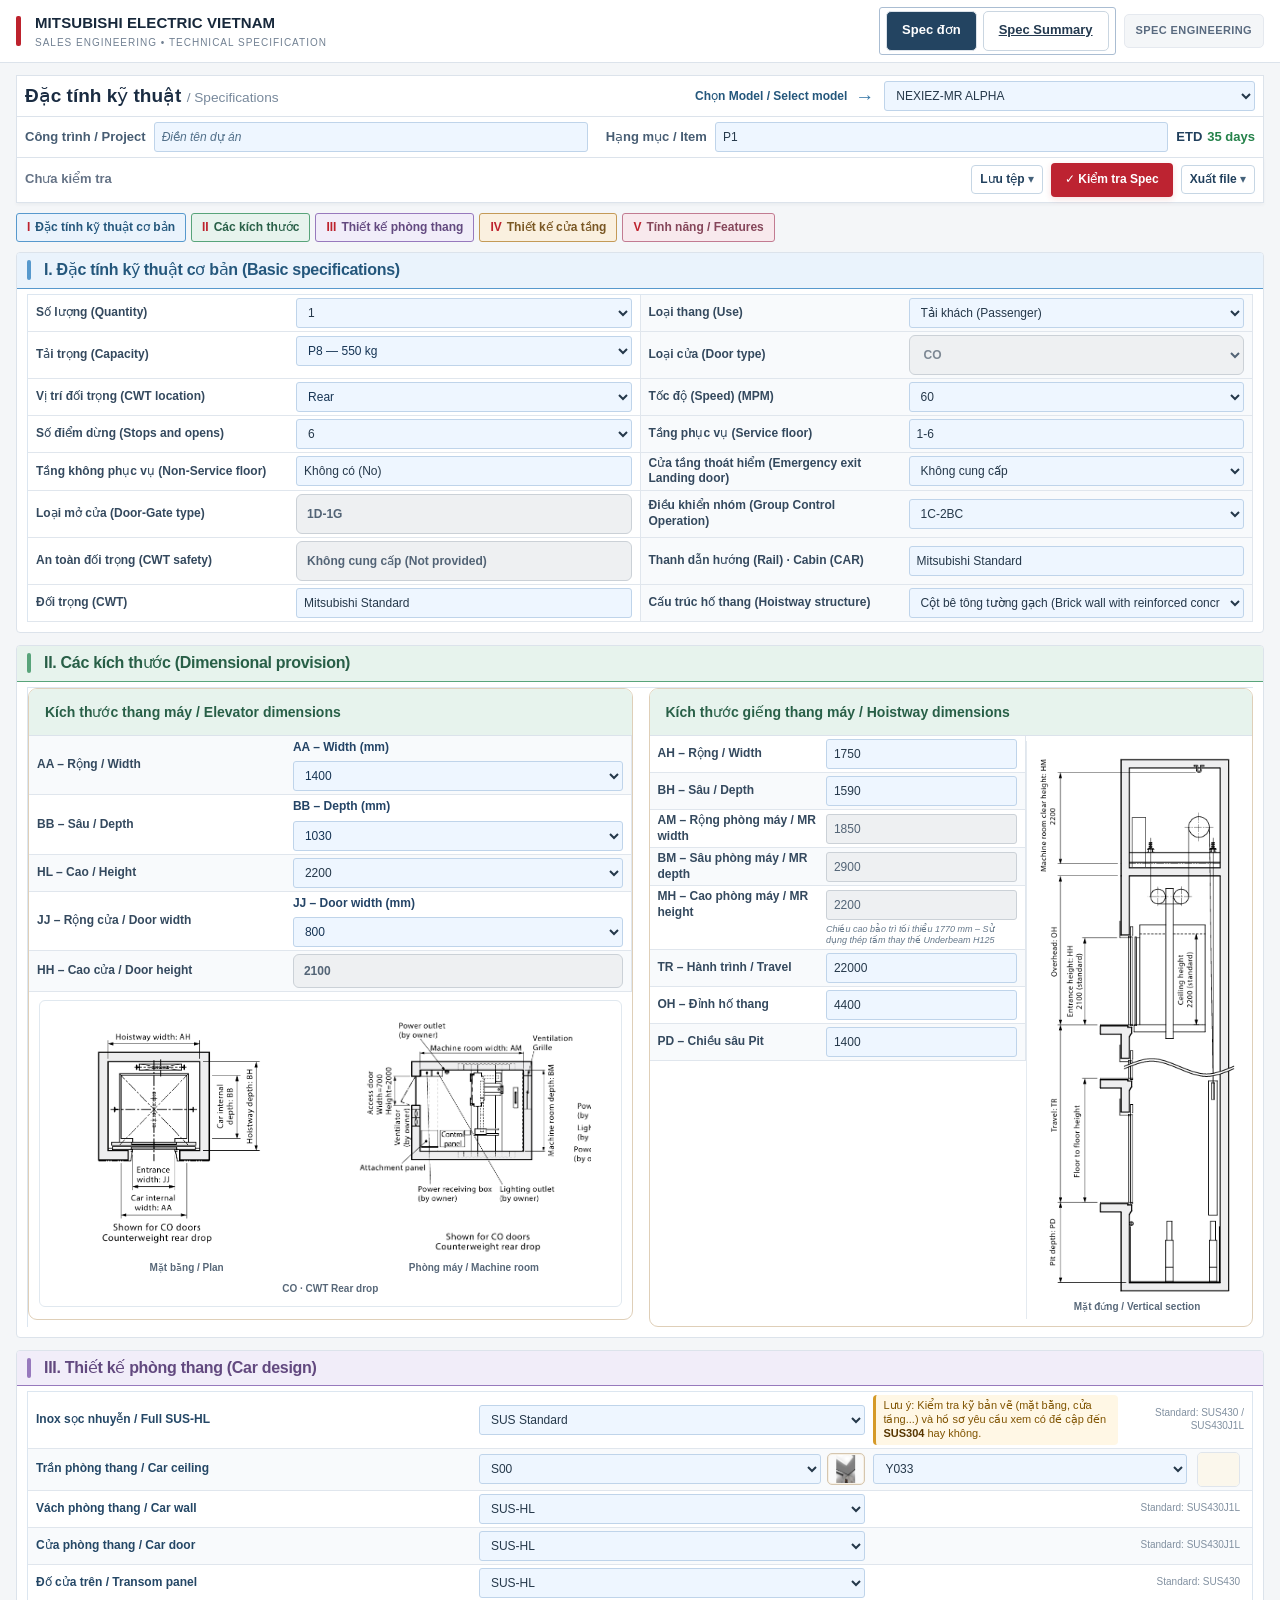
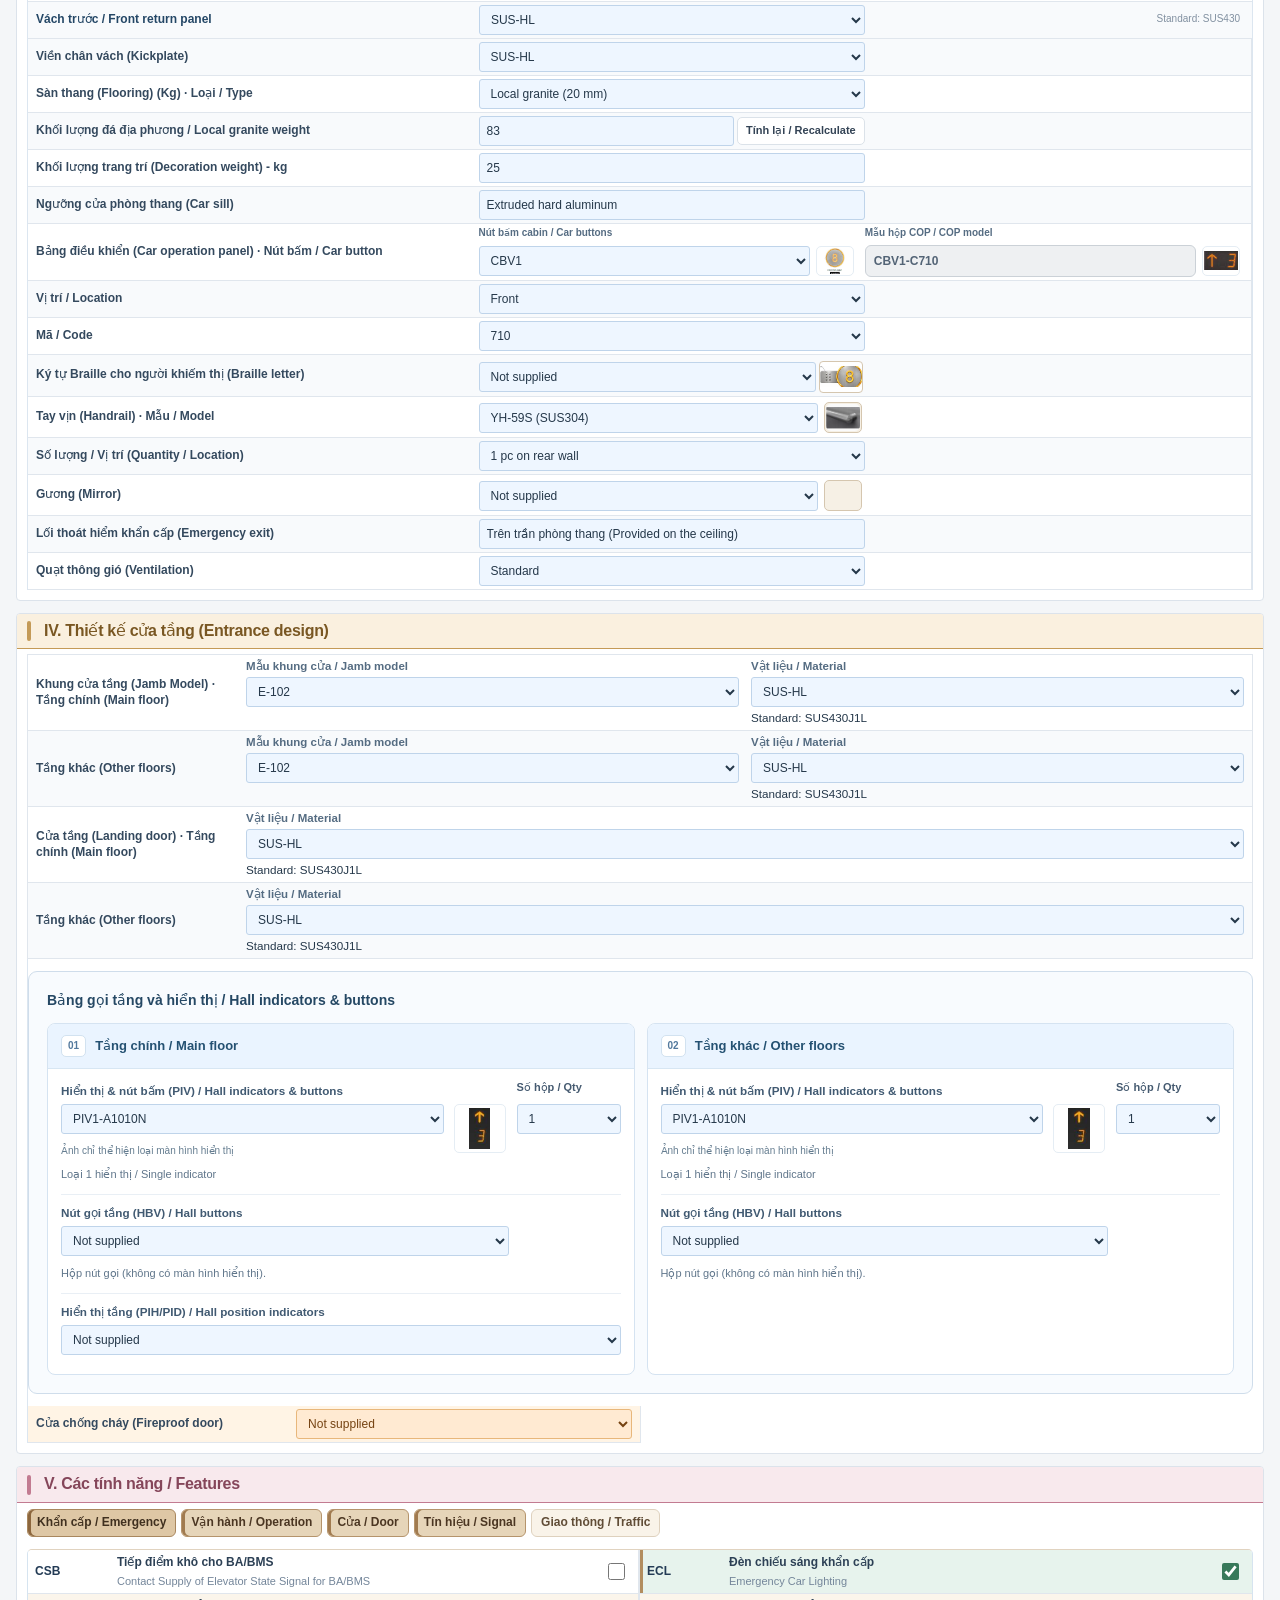
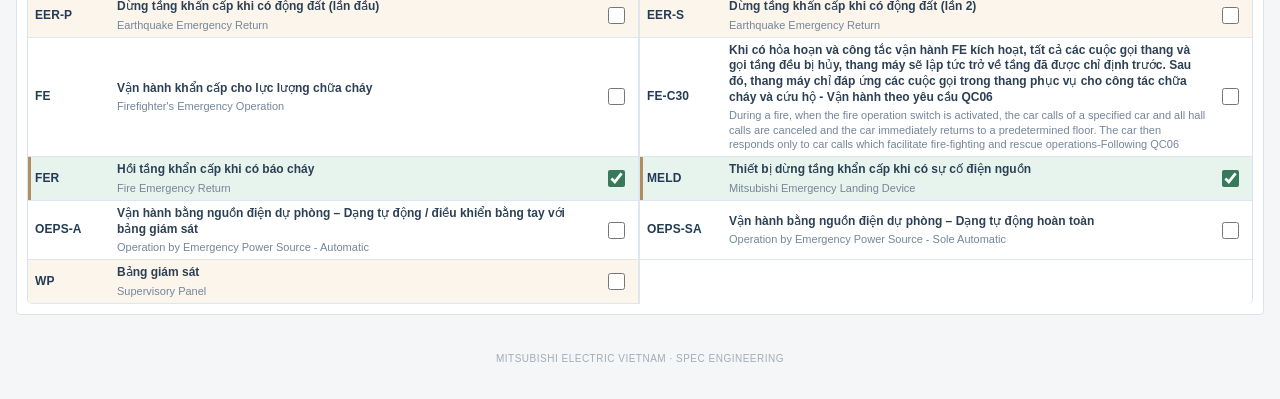
<file: index.html>
<!DOCTYPE html>
<html lang="vi">
<head>
<meta charset="utf-8">
<meta name="specweb-build" content="5.8.198-mrl-handrail-three-positions">
<meta name="viewport" content="width=device-width, initial-scale=1">
<title>Spec Engineering | Mitsubishi Electric</title>
<!-- Browser icon / Home screen icon -->
<link rel="icon" type="image/png" sizes="256x256" href="assets/specweb-icon.png">
<link rel="shortcut icon" href="assets/specweb-icon.png">
<link rel="apple-touch-icon" sizes="256x256" href="assets/specweb-icon.png">
<meta name="theme-color" content="#f7f8fa">
<!-- Social sharing metadata (the final og:image URL is resolved in JavaScript for browsers;
     static preview crawlers may require an absolute deployed GitHub Pages URL) -->
<meta name="description" content="SpecWebTool – Elevator specification tool for NEXIEZ-MR and NEXIEZ-MRL Version2.">
<meta property="og:type" content="website">
<meta property="og:title" content="SpecWebTool | NEXIEZ-MR &amp; NEXIEZ-MRL V02">
<meta property="og:description" content="Elevator specification and technical check webtool.">
<meta property="og:image" content="assets/specweb-share.jpg">
<meta property="og:image:width" content="1200">
<meta property="og:image:height" content="630">
<meta name="twitter:card" content="summary_large_image">
<meta name="twitter:title" content="SpecWebTool | NEXIEZ-MR &amp; NEXIEZ-MRL V02">
<meta name="twitter:image" content="assets/specweb-share.jpg">

<style>
:root{font-family:"Segoe UI",Arial,sans-serif;color:#243142;background:#f7f8fa;font-synthesis:none}
*{box-sizing:border-box}body{margin:0;line-height:1.45}button,input,select{font:inherit}
button{cursor:pointer}button:disabled{cursor:not-allowed;opacity:.48}
.site-header{height:68px;background:white;border-bottom:1px solid #e6e9ee;display:flex;align-items:center;justify-content:space-between;gap:16px;padding:0 max(24px,calc((100vw - 1160px)/2));}
.brand{display:flex;align-items:center;gap:14px}.brand-bar{width:4px;height:32px;background:#d02228}.brand-text{font-size:16px;letter-spacing:.3px;font-weight:760;color:#18283b}.brand-sub{display:block;font-size:11px;font-weight:500;color:#718092;letter-spacing:.6px;margin-top:2px}.brand-side{font-size:12px;color:#718092;white-space:nowrap}
.workspace{max-width:1190px;margin:0 auto;padding:30px 20px 70px}
.intro{display:flex;align-items:end;justify-content:space-between;gap:24px;margin-bottom:22px;flex-wrap:wrap}.intro-title{margin:0;font-size:27px;letter-spacing:-.5px;font-weight:740;color:#1a2c43}.intro-caption{font-size:13px;color:#738094;margin:4px 0 0}.model-control{min-width:min(100%,370px);width:400px}.label-top{display:block;font-size:12px;letter-spacing:.1px;font-weight:720;color:#49566a;margin-bottom:8px}
input,select{width:100%;min-width:0;height:41px;border:1px solid #c9dbea;border-radius:5px;background:#eaf5ff;color:#19334b;padding:9px 12px;outline:none;transition:border-color .12s,box-shadow .12s}
select{cursor:pointer}input:focus,select:focus{border-color:#3886c4;box-shadow:0 0 0 2px #d6eafa}
input:disabled,select:disabled{background:#f0f2f4;color:#7d8894;border-color:#e0e5ea;box-shadow:none;cursor:not-allowed}
input[type="file"]{height:auto;background:white;border-color:#d6dde5;cursor:pointer;font-size:12px;padding:8px}
.database-options{margin-bottom:24px;border-bottom:1px solid #e4e8ed;padding-bottom:14px}.database-options summary{font-size:12px;color:#66778b;cursor:pointer;display:inline-flex;align-items:center;gap:7px;user-select:none}.database-options summary:hover{color:#c3282e}.database-content{margin-top:15px;background:#fff;border:1px solid #e9edf2;padding:14px;max-width:740px;border-radius:6px}.database-meta{font-size:12px;color:#576878;margin-bottom:9px}.database-buttons{display:flex;gap:8px;flex-wrap:wrap;margin-top:9px}
.btn{border:1px solid #dbe2e9;border-radius:5px;background:#fff;padding:10px 15px;color:#334355;font-weight:630;font-size:13px;line-height:1.3;min-height:40px}.btn:hover:not(:disabled){background:#f6f8fa;border-color:#b7c3cf}.btn-primary{background:#ba2028;border-color:#ba2028;color:white}.btn-primary:hover:not(:disabled){background:#a91e25;border-color:#a91e25}.btn-secondary{background:#fff;color:#273c53;border:1px solid #cad6e1}.btn-small{min-height:34px;padding:7px 11px;font-size:12px}.red{background:#ba2028;border-color:#ba2028;color:#fff}
.project-box{background:white;border:1px solid #e4e9f0;border-radius:7px;padding:21px 24px;margin-bottom:18px}.project-heading{font-size:15px;font-weight:720;margin:0 0 18px;color:#26394e}.project-grid{display:grid;grid-template-columns:1fr 1fr;gap:16px 24px}.project-grid .field{min-width:0}
.action-panel{background:white;border:1px solid #e4e9f0;border-radius:7px;padding:16px 20px;margin-bottom:24px}.tech-export-choice{display:flex;align-items:center;gap:10px;margin:0 0 12px;padding:9px 12px;border:1px solid #d5e1ef;border-radius:7px;background:#f7f9fc;color:#163458;cursor:pointer;max-width:720px}.tech-export-choice input{width:18px;height:18px;flex:none;accent-color:#b5262e}.tech-export-choice span{display:flex;flex-direction:column;gap:2px}.tech-export-choice strong{font-size:13px}.tech-export-choice small{font-size:11px;color:#62758d}.toolbar{display:flex;align-items:center;gap:10px;flex-wrap:wrap}.toolbar-sep{width:1px;height:28px;background:#e2e7ed;margin:0 2px}.export-buttons{display:flex;gap:9px;flex-wrap:wrap}
.check-top{margin-top:13px;padding:11px 14px;background:#f4f6f8;color:#657386;border-radius:5px;font-size:13px;font-weight:600;scroll-margin-top:18px;border:1px solid #e7ebf0}.check-top.source-pass{color:#21643d;background:#eaf7ee;border-color:#bee4ca}.check-top.fail{color:#a62430;background:#fff1f2;border-color:#edc1c6}.check-top.partial{color:#805f20;background:#fff9ec;border-color:#e9dbba}.check-top.running{color:#215d88;background:#eaf4ff;border-color:#c5dff1}
#check-issues:empty{display:none}#check-issues{margin-top:14px}.check-summary{font-size:14px;font-weight:700;padding:11px 12px;border-radius:4px}.check-fail{background:#fff0f0;color:#a8242c}.check-pass{background:#ecf7ef;color:#176638}.issue-card{border:1px solid #e4e9ed;border-left:3px solid #cf343e;border-radius:4px;background:#fff;padding:12px 14px;margin:9px 0;font-size:13px;line-height:1.65}.issue-card strong{display:block;font-size:14px;color:#26384c}.issue-warning{border-left-color:#d19b34}.issue-jump{font-size:12px;margin-top:9px;padding:7px 12px;min-height:32px}.issue-focus{outline:2px solid #d2222d!important;outline-offset:-2px;background:#fff0f1!important}.issue-input-focus{border-color:#d2222d!important;box-shadow:0 0 0 2px rgba(210,34,45,.22)!important}
.spec-section{background:white;border:1px solid #e4e9f0;border-radius:7px;margin:0 0 21px;padding:0 24px 20px}.section-heading{display:flex;align-items:center;gap:13px;border-bottom:1px solid #e5ebf0;margin:0 -24px 18px;padding:21px 24px 17px;font-size:20px;line-height:1.28;color:#1d3048;font-weight:750;letter-spacing:-.35px}.section-heading:before{content:"";display:block;background:#c72a32;height:23px;width:4px;flex-shrink:0}.section-fields{display:grid;grid-template-columns:minmax(0,1fr) minmax(0,1fr);gap:14px 23px}
.spec-row{display:flex;flex-direction:column;min-width:0;gap:6px}.spec-row.span-full{grid-column:1/-1}.spec-row-title{font-size:13px;font-weight:640;color:#34465c;line-height:1.45;min-height:20px}.spec-row-title .sub{font-weight:500;color:#61758a}.spec-row-inputs{display:grid;grid-template-columns:minmax(0,1fr);gap:12px}.spec-row.multi .spec-row-inputs{grid-template-columns:repeat(auto-fit,minmax(165px,1fr));gap:12px}.spec-row.multi{padding:14px 16px;border:1px solid #e6edf4;border-radius:5px;background:#fafbfd}.spec-row.multi .spec-row-title{font-size:14px;font-weight:690}
.field{display:flex;flex-direction:column;gap:6px;min-width:0}.field .nm{font-size:12px;color:#475d73;font-weight:590;line-height:1.35}.spec-row:not(.multi) .field .nm{display:none}.project-grid .field .nm{display:block;font-size:13px;font-weight:650}.field input,.field select{font-size:13px}.field .addr,.field .kind{display:none!important}.field.locked input,.field.locked select,.field.cf-locked input,.field.cf-locked select{background:#eff1f3;color:#78838e;border-color:#dce2e7}.field .dirty{border-color:#6aa9d4}.readonly-value{display:flex;align-items:center;min-height:41px;border:1px solid #e5e8ed;border-radius:5px;background:#f7f8fa;color:#697686;padding:9px 12px;font-size:13px}
.features-panel{background:white;border:1px solid #e4e9f0;border-radius:7px;padding:0 24px 24px}.feature-tabs{display:flex;gap:8px;flex-wrap:wrap;margin:17px 0 13px}.feature-tabs .btn{border:1px solid #e1e8ee;border-radius:4px;min-height:36px;padding:9px 13px;font-size:12px;color:#5a6a7c}.feature-tabs .btn.red{background:#bd2730;border-color:#bd2730;color:#fff}.feature-list{border-top:1px solid #e8edf2}.feature-line{display:grid;grid-template-columns:100px minmax(0,1fr) 44px;gap:16px;align-items:center;padding:13px 8px;border-bottom:1px solid #ebeff3;min-height:65px}.feature-line:last-child{border-bottom:0}.feature-line .addr,.feature-line .option,.feature-line .suggest{display:none!important}.feature-line .fcode{font-size:12px;color:#233b55;font-weight:740}.feature-line .fdesc{font-size:13px;color:#32465a;font-weight:590}.feature-line .fdesc small{display:block;font-size:12px;color:#7c8a98;font-weight:450;margin-top:3px}.feature-line input[type="checkbox"]{width:19px;height:19px;accent-color:#b9202b;justify-self:center;cursor:pointer}.feature-line.x{opacity:.5}.feature-line input:disabled{cursor:not-allowed}
.status-message{display:none;max-width:740px;font-size:12px;margin:8px 0;padding:9px 11px}.status-message.error{display:block;border:1px solid #ecc5c9;background:#fff1f2;color:#a0272f}
.hidden-internal{display:none!important}.footer{padding:22px 0 0;text-align:center;font-size:11px;color:#a2acb8}
@media(max-width:850px){.workspace{padding:23px 14px 42px}.site-header{padding:0 16px}.intro-title{font-size:22px}.model-control{width:100%;min-width:0}.section-fields{grid-template-columns:1fr}.spec-section,.features-panel,.project-box{padding-left:16px;padding-right:16px}.section-heading{margin-left:-16px;margin-right:-16px;padding:18px 16px;font-size:18px}.project-grid{grid-template-columns:1fr}.action-panel{padding:14px}.toolbar{align-items:stretch}.toolbar>.btn,.export-buttons{flex:1}.export-buttons .btn{flex:1}.feature-line{grid-template-columns:74px 1fr 28px;gap:8px}.brand-side{display:none}}
@media(max-width:530px){.toolbar-sep{display:none}.export-buttons{width:100%}.export-buttons .btn{font-size:12px;padding:9px 7px}.spec-row.multi .spec-row-inputs{grid-template-columns:1fr}.feature-line .fdesc{font-size:12px}}

.obs-inline{display:grid;grid-template-columns:minmax(0,1fr) auto;gap:8px;align-items:center}
.obs-preview-btn{white-space:nowrap;background:#fff;color:#245b8f;border-color:#bdd2e7}
.obs-preview-btn:disabled{opacity:.55}

.group-control-preview{margin-top:8px;padding:8px;border:1px solid #d7e0eb;border-radius:8px;background:#fff;max-width:380px;box-sizing:border-box}
.group-control-preview-thumb{display:block;max-width:100%;width:auto;max-height:320px;height:auto;margin:0 auto;object-fit:contain}
.group-control-preview-note{display:block;margin-top:6px;color:#5b6c7c;font-size:11px;line-height:1.35;text-align:center}
.group-preview-inline{align-items:stretch}

#ny40-popup{position:fixed;inset:0;z-index:70;background:rgba(10,26,45,.55);display:none;align-items:center;justify-content:center;padding:16px}
#ny40-popup.show{display:flex}
.ny40-dialog{width:min(760px,100%);max-height:94vh;overflow:auto;background:#fff;border:1px solid #dbe6ef;border-radius:12px;box-shadow:0 22px 70px rgba(16,35,58,.28)}
.ny40-head{display:flex;justify-content:space-between;gap:12px;align-items:flex-start;padding:18px 20px;border-bottom:1px solid #e7edf3}
.ny40-tag{display:inline-block;background:#eaf4ff;color:#235f98;padding:5px 10px;border-radius:999px;font-size:11px;font-weight:700;margin-bottom:6px}
.ny40-head h3{margin:0;color:#18314a;font-size:20px}.ny40-close{border:0;background:#f0f4f8;border-radius:8px;width:34px;height:34px;font-size:22px;line-height:1}
.ny40-body{padding:18px 20px}.ny40-imagewrap{display:flex;justify-content:center;align-items:center;min-height:280px;border:1px solid #e2eaf1;border-radius:10px;background:linear-gradient(#f9fcff,#edf4fa)}
.ny40-imagewrap img{max-width:96%;max-height:250px;object-fit:contain}
.ny40-desc{margin-top:14px;border:1px solid #deebf6;background:#eef6ff;border-radius:10px;padding:12px 14px}
.ny40-desc strong{display:block;color:#17324c;font-size:15px}.ny40-desc span{display:block;color:#577089;font-size:13px;margin-top:4px}
.ny40-choices{display:grid;grid-template-columns:repeat(5,minmax(0,1fr));gap:8px;margin-top:16px}.ny40-choice{border:1px solid #dce7f0;background:#fff;border-radius:10px;padding:7px;min-width:0}.ny40-choice.active{border:2px solid #2d6da8;background:#eaf4ff;padding:6px}.ny40-choice img{width:100%;height:82px;object-fit:contain}.ny40-choice b{display:block;font-size:12px;color:#20384f;margin-top:4px}.ny40-foot{display:flex;justify-content:flex-end;padding:14px 20px;border-top:1px solid #e7edf3}
@media(max-width:850px){.obs-inline{grid-template-columns:1fr}.obs-preview-btn{width:100%}.ny40-choices{grid-template-columns:repeat(3,minmax(0,1fr))}.ny40-imagewrap{min-height:230px}.ny40-imagewrap img{max-height:205px}}
@media(max-width:530px){.ny40-head,.ny40-body,.ny40-foot{padding:14px}.ny40-head h3{font-size:18px}.ny40-choices{grid-template-columns:repeat(2,minmax(0,1fr))}.ny40-choice img{height:72px}}


/* v3.9: dimension errors are concise, with actual values and workbook-derived limits. */
.check-error-row{display:flex;flex-direction:column;align-items:flex-start;gap:3px;text-align:left}
.check-error-row strong{font-size:13px;line-height:1.4;font-weight:650}
.check-error-explanation{display:block;color:#a32d34;font-size:12px;line-height:1.55;font-weight:500;white-space:normal}

/* v5.8.21: full-width, balanced dimension groups for MR and MRL. */
.dimension-section-fields{display:block!important;width:100%;min-width:0}
.dimension-groups{display:grid!important;grid-template-columns:minmax(0,.94fr) minmax(0,1.16fr);gap:16px;width:100%;grid-column:1/-1;align-items:start}
.dimension-group{border:1px solid #d6e5f3;border-radius:9px;overflow:hidden;min-width:0;background:#fff}
.dimension-group-title{margin:0;padding:13px 16px;background:#eaf4ff;color:#173c61;font-size:14px;font-weight:750;border-bottom:1px solid #d6e5f3;min-height:46px}
.dimension-entry{display:grid!important;grid-template-columns:minmax(112px,.85fr) minmax(135px,1fr);column-gap:12px;align-items:center;padding:9px 14px;border-bottom:1px solid #e5ecf4;min-height:62px}
.dimension-hoistway .dimension-entry{grid-template-columns:minmax(105px,.78fr) minmax(110px,.84fr) minmax(125px,1fr)}
.dimension-entry:last-child{border-bottom:0}
.dimension-entry .spec-row-title{font-size:12px;line-height:1.4;min-height:0;overflow-wrap:break-word}
/* Make input and its dynamic AH/BH/OH/PD hint siblings in the layout without changing their DOM ownership. */
.dimension-entry .spec-row-inputs,.dimension-entry .field{display:contents!important}
.dimension-entry input,.dimension-entry select{display:block;width:100%;min-width:0;max-width:100%;height:40px}
.dimension-entry .cwt-minimum-hint,.dimension-entry .oh-minimum-hint{font-size:11px!important;line-height:1.4!important;margin:0!important;overflow-wrap:anywhere;min-width:0}
.dimension-car .dimension-entry .cwt-minimum-hint,.dimension-car .dimension-entry .oh-minimum-hint{grid-column:2}
.dimension-hoistway .dimension-entry .cwt-minimum-hint,.dimension-hoistway .dimension-entry .oh-minimum-hint{grid-column:3}
.dimension-hoistway .dimension-entry:not(:has(.cwt-minimum-hint,.oh-minimum-hint)) input,
.dimension-hoistway .dimension-entry:not(:has(.cwt-minimum-hint,.oh-minimum-hint)) select{grid-column:2}
.dimension-entry .readonly-value{min-width:0}
@media(max-width:1000px){
 .dimension-groups{grid-template-columns:1fr!important;gap:14px}
 .dimension-entry{grid-template-columns:minmax(120px,.8fr) minmax(0,1fr)}
 .dimension-hoistway .dimension-entry{grid-template-columns:minmax(120px,.8fr) minmax(130px,.9fr) minmax(120px,1.1fr)}
}
@media(max-width:580px){
 .dimension-entry,.dimension-hoistway .dimension-entry{grid-template-columns:minmax(105px,.82fr) minmax(0,1fr);gap:8px;padding:9px 11px}
 .dimension-entry .cwt-minimum-hint,.dimension-entry .oh-minimum-hint,
 .dimension-hoistway .dimension-entry .cwt-minimum-hint,.dimension-hoistway .dimension-entry .oh-minimum-hint{grid-column:2;grid-row:auto;margin-top:-2px!important}
 .dimension-group-title{padding:12px}
}
.leadtime-check{background:#fff;border:1px solid #d7e3ef;border-radius:7px;padding:11px 16px;margin:-7px 0 15px}.leadtime-label{font-size:13px;font-weight:750;color:#254564}.leadtime-label span{font-size:11px;color:#697a8c;font-weight:500}.leadtime-main{display:flex;align-items:center;gap:14px;margin-top:5px}.leadtime-main strong{font-size:21px;color:#a22c34;white-space:nowrap}.leadtime-reasons{font-size:12px;line-height:1.45;color:#465c70}.leadtime-reasons div+div{margin-top:3px}@media(max-width:580px){.leadtime-check{padding:9px 11px;margin:0 0 10px}.leadtime-main{gap:10px}.leadtime-main strong{font-size:18px}.leadtime-label span{display:block;font-size:10px}}

/* Version02: only a maximum hint beside existing Decoration Weight input. */
.field.mrl-decoration-field{display:grid;grid-template-columns:minmax(0,1fr) auto;column-gap:9px;align-items:center}
.field.mrl-decoration-field .nm{grid-column:1/-1}
.field.mrl-decoration-field input{grid-column:1;min-width:0}
.mrl-decoration-maximum{grid-column:2;white-space:nowrap;font-weight:650;font-size:12px;color:#48637f}
.mrl-decoration-maximum.unavailable{color:#7b8796}
.mrl-decoration-maximum.overlimit{color:#b42530}
.mrl-decoration-maximum:has(.mrl-flooring-overlimit-note){white-space:normal;max-width:340px;line-height:1.45}
.mrl-flooring-overlimit-note{font-weight:600;color:#b42530}
@media(max-width:520px){.field.mrl-decoration-field{grid-template-columns:minmax(0,1fr)}.mrl-decoration-maximum{grid-column:1}}

/* v5.8.68: two-stop Travel warning is display-only, scoped to MR/MRL Travel input. */
.travel-limit-hint{display:block;font-size:11px;line-height:1.45;color:#a62430;font-weight:650;margin-top:5px;overflow-wrap:anywhere}
.travel-limit-hint[hidden]{display:none!important}
input.travel-over-limit{border-color:#ca303a!important;box-shadow:0 0 0 1px rgba(202,48,58,.10);background:#fff2f3!important}
.dimension-hoistway .dimension-entry .travel-limit-hint{grid-column:3;min-width:0;margin:0!important}
.dimension-hoistway .dimension-entry:has(.travel-limit-hint) input{grid-column:2}
@media(max-width:580px){.dimension-hoistway .dimension-entry .travel-limit-hint{grid-column:2;grid-row:auto;margin-top:-2px!important}}

/* v5.8.79: Structural narrowing guidance appears to the right of MR BED AH/BH. */
.mr-bed-shaft-note{color:#a35a13;font-size:11px;line-height:1.4;overflow-wrap:anywhere;min-width:0}
.mr-bed-shaft-note[hidden]{display:none!important}
.dimension-hoistway .dimension-entry:has(.mr-bed-shaft-note:not([hidden])) .mr-bed-shaft-note{grid-column:3}
.dimension-hoistway .dimension-entry:has(.mr-bed-shaft-note:not([hidden])) input{grid-column:2}
.dimension-entry input.mr-bed-over-max{border-color:#d38a35;background:#fff9ed}

/* MR only – permanently visible MH maintenance headroom guidance (display only). */
.dimension-hoistway .dimension-entry .mr-mh-maintenance-note{
  grid-column:3;display:block;min-width:0;margin:0;
  color:#65788a;font-size:11px;font-style:italic;font-weight:400;
  line-height:1.5;overflow-wrap:break-word;
}
.dimension-hoistway .dimension-entry:has(.mr-mh-maintenance-note) input{grid-column:2}
@media(max-width:580px){
 .dimension-hoistway .dimension-entry .mr-mh-maintenance-note{
  grid-column:2;grid-row:auto;font-size:10.5px;margin-top:-2px;
 }
}

/* Mobile: full-width structural note below AH/BH rather than squeezed into the input column. */
@media(max-width:740px){
 .dimension-hoistway .dimension-entry:has(.mr-bed-shaft-note:not([hidden])){align-items:start;row-gap:6px}
 .dimension-hoistway .dimension-entry .mr-bed-shaft-note:not([hidden]){
  display:block!important;grid-column:1 / -1!important;grid-row:auto!important;
  width:100%;box-sizing:border-box;padding:9px 11px;margin:2px 0 3px;
  border:1px solid #e3bb77;border-left:3px solid #c17c21;border-radius:5px;
  background:#fff7e8;color:#8e4a0e;font-size:12px;line-height:1.55;
  white-space:normal;overflow-wrap:anywhere;word-break:normal;
 }
 .dimension-hoistway .dimension-entry:has(.mr-bed-shaft-note:not([hidden])) input{grid-column:2;min-width:0}
 #check-issues .check-error-row{white-space:normal;overflow-wrap:anywhere;line-height:1.5}
 #check-issues .check-error-explanation{display:block;white-space:normal;overflow-wrap:anywhere}
}

.ny40-cop-hint{display:block;margin-top:5px;color:#8b521e;font-size:11px;line-height:1.4}
.ny40-cop-hint[hidden]{display:none!important}
.feature-dependency-note{display:block;color:#8b521e;font-size:11px;margin-top:4px;font-weight:500}

/* v5.8.154: inline preview thumbnails for selected feature codes. */
.feature-visual-inline{display:flex;align-items:center;gap:8px;margin-top:6px;flex-wrap:wrap}
.feature-visual-thumb{display:block;width:auto;height:auto;max-width:72px;max-height:84px;border:1px solid #d8cfbf;border-radius:6px;background:#fff;padding:2px;object-fit:contain}
.feature-visual-caption{display:block!important;font-size:10.5px;color:#7a6853;font-weight:600;margin-top:0!important}
@media(max-width:530px){.feature-visual-thumb{max-width:58px;max-height:72px}.feature-visual-caption{font-size:10px}}


/* v5.8.158 – source-linked capacity grouping. Original SpecForm dimension fields remain in Section II. */
.capacity-group-choice{display:grid;gap:5px;margin-bottom:12px;padding:11px 12px;border:1px solid #d8e5f1;background:#f4f9ff;border-radius:7px}
.capacity-group-choice label{font-weight:700;font-size:12px;color:#26415b}
.capacity-group-choice select{background:#fff}
.capacity-group-hint{display:block;font-size:11px;color:#5d7185;line-height:1.5}
.mr-capacity-source>.nm{font-size:12px}
.capacity-duplicate-warning{display:block;color:#a05b1d;font-size:11px;line-height:1.5;margin-top:7px}
.capacity-duplicate-warning:empty{display:none}
.mr-door-group-selector{margin-top:2px;background:#eaf5ff!important;opacity:1!important;cursor:pointer!important}

/* v5.8.158 – editing controls in their original Sections I/II, source values remain hidden. */
.mr-original-internal{display:none!important}
.mr-selector-control{display:flex;flex-direction:column;gap:5px;min-width:0}
.mr-selector-label{font-size:12px;font-weight:700;color:#244466}
.mr-selector-control select{width:100%;min-height:40px;background:#eaf5ff!important;border:1px solid #b5d2f0!important;color:#163454!important;opacity:1!important;cursor:pointer}
.mr-selector-control select:disabled{background:#f0f6fc!important;color:#234567!important;opacity:1!important;-webkit-text-fill-color:#234567!important;cursor:default}
.mr-exact-selector{display:grid;gap:5px;margin-top:8px;padding:8px 10px;border:1px solid #e8c5a3;border-radius:7px;background:#fff9ee}
.mr-exact-selector[hidden]{display:none!important}
.mr-exact-selector label{font-size:12px;font-weight:700;color:#76512a}
.mr-capacity-source .field{min-width:0}

/* v5.8.166: original user-supplied drawings, compact dimension rows (NEXIEZ-MR). */
.workspace .dimension-groups[data-model="MR"] .dimension-car .dimension-entry{padding:5px 10px!important;min-height:46px!important;row-gap:3px!important}
.workspace .dimension-groups[data-model="MR"] .dimension-entry input,
.workspace .dimension-groups[data-model="MR"] .dimension-entry select{height:34px!important;min-height:34px!important;padding-top:4px;padding-bottom:4px}
.workspace .dimension-groups[data-model="MR"] .dimension-entry .spec-row-title{font-size:11px;line-height:1.28!important}
.mr-plan-room-figure{margin:8px 10px 12px;padding:10px 8px;border:1px solid #e0e8ef;border-radius:6px;background:#fff;display:flex;flex-direction:column;gap:6px}.mr-plan-room-grid{display:grid;grid-template-columns:minmax(0,1fr) minmax(0,1fr);gap:10px;align-items:start}.mr-plan-box{margin:0;display:flex;flex-direction:column;align-items:center;min-width:0}.mr-plan-box img{width:100%;height:auto;max-height:245px;object-fit:contain;display:block}.mr-plan-caption,.mr-shaft-figure figcaption{font-size:10px;font-weight:650;text-align:center;color:#586879;margin-top:5px}.mr-plan-room-note{font-size:10px;font-weight:650;text-align:center;color:#586879}
.workspace .dimension-groups[data-model="MR"] .mr-shaft-with-figure{display:grid;grid-template-columns:minmax(0,1.25fr) minmax(145px,.75fr);grid-template-rows:auto 1fr;align-items:stretch}
.mr-shaft-with-figure>.dimension-group-title{grid-column:1/-1;grid-row:1}
.mr-shaft-content{min-width:0;grid-column:1;grid-row:2}
.workspace .dimension-groups[data-model="MR"] .mr-shaft-content .dimension-entry{grid-template-columns:minmax(93px,.85fr) minmax(85px,1fr)!important;padding:5px 7px!important;min-height:50px!important;column-gap:6px!important;row-gap:3px!important}
.workspace .mr-shaft-content .dimension-entry .cwt-minimum-hint,
.workspace .mr-shaft-content .dimension-entry .oh-minimum-hint,
.workspace .mr-shaft-content .dimension-entry .travel-limit-hint,
.workspace .mr-shaft-content .dimension-entry .mr-mh-maintenance-note,
.workspace .mr-shaft-content .dimension-entry .mr-bed-shaft-note:not([hidden]){grid-column:2!important;font-size:9px!important;line-height:1.25!important}
.mr-shaft-figure{grid-column:2;grid-row:2;margin:5px 5px 7px 0;padding:4px 0;border-left:1px solid #e4eaf0;display:flex;align-items:center;justify-content:space-between;flex-direction:column;min-width:0}
.mr-shaft-figure img{display:block;width:100%;height:100%;max-height:550px;min-height:270px;object-fit:contain}
@media(max-width:600px){
 .workspace .dimension-groups[data-model="MR"] .mr-shaft-with-figure{grid-template-columns:minmax(0,1.13fr) minmax(102px,.72fr)}
 .workspace .dimension-groups[data-model="MR"] .mr-shaft-content .dimension-entry{grid-template-columns:minmax(65px,.78fr) minmax(75px,1fr)!important;padding:5px!important}
 .workspace .dimension-groups[data-model="MR"] .dimension-entry .spec-row-title{font-size:10px!important}
 .mr-shaft-figure img{min-height:280px}
 .mr-plan-box img{max-height:220px}
}
.mr-p6c3-hint{display:block;margin-top:4px;font-size:11px;line-height:1.45;color:#356179;font-weight:550}

/* v5.8.182: source-based OH and PD minima next to the original MRL inputs. */
.workspace .dimension-groups[data-model="MRL"] .dimension-hoistway .dimension-entry:has(.mrl-ts-two-minima){grid-template-columns:minmax(102px,.72fr) minmax(100px,.85fr) minmax(185px,1.2fr)}
.workspace .dimension-groups[data-model="MRL"] .oh-minimum-hint.mrl-ts-two-minima{display:flex;flex-direction:column;align-items:flex-start;justify-content:center;gap:3px;grid-column:3!important;margin:0!important;font-size:10.5px!important;line-height:1.35!important;overflow-wrap:normal!important}
.mrl-ts-minimum-line{white-space:normal;color:#304f6a}
.mrl-ts-minimum-line strong{color:#123451;white-space:nowrap}
.mrl-ts-minimum-unavailable{color:#a32832;font-size:10px}
@media(max-width:580px){
 .workspace .dimension-groups[data-model="MRL"] .dimension-hoistway .dimension-entry:has(.mrl-ts-two-minima){grid-template-columns:minmax(95px,.8fr) minmax(0,1fr)}
 .workspace .dimension-groups[data-model="MRL"] .oh-minimum-hint.mrl-ts-two-minima{grid-column:2!important;grid-row:auto!important;align-items:flex-start;margin-top:2px!important}
}
</style>
<style>
/* SpecWebTool responsive presentation layer. Technical engines remain unchanged. */
:root{--me-red:#bd222d;--me-ink:#15263a;--me-muted:#65768a;--me-border:#e2e8ef;--me-light:#eff7ff;--me-blue-border:#c9dff4;--me-grey:#f1f3f5;color-scheme:light}
body{background:#f3f5f8;color:var(--me-ink);font-size:14px;-webkit-font-smoothing:antialiased}
.site-header{height:66px;padding:0 max(22px,calc((100vw - 1310px)/2));border-bottom:1px solid #dce3eb;background:white;position:relative;z-index:2}
.brand-bar{background:var(--me-red);height:30px;width:5px;border-radius:2px}
.brand-text{font-weight:800;letter-spacing:.1px;font-size:15px;color:#17283b}
.brand-sub{font-size:10px;letter-spacing:1px;color:#718092}
.brand-side{background:#f4f6f8;border:1px solid #e5e9ef;padding:8px 11px;border-radius:5px;font-size:11px;font-weight:700;letter-spacing:.4px;color:#596a7f}
.workspace{max-width:1324px;padding:26px 24px 100px}
.intro{background:white;border:1px solid var(--me-border);border-radius:12px;padding:22px 25px;margin-bottom:16px;align-items:center;box-shadow:0 2px 12px #182b4110}
.intro-title{font-size:28px;letter-spacing:-.75px;line-height:1.18;color:#1a2c42}
.intro-caption{font-size:12px;margin:8px 0 0;letter-spacing:.8px;font-weight:700;color:var(--me-red)}
.model-control{width:410px;min-width:min(100%,360px)}.label-top{font-size:11px;text-transform:uppercase;letter-spacing:.75px;color:#526579}
.model-control select{font-size:15px;font-weight:750;height:48px;border-color:#c9d6e2;box-shadow:0 2px 6px #12263c06}
.database-options{margin:0 2px 20px;border:0;padding:0}.database-options summary{font-size:12px;color:#78889a}.database-content{box-shadow:0 5px 18px #152a3912;border-radius:9px;border:1px solid var(--me-border)}
.project-box,.action-panel,.spec-section,.features-panel{box-shadow:0 2px 11px #16324a08;border:1px solid var(--me-border);border-radius:10px}
.project-box{padding:20px 24px 24px;margin-bottom:14px;border-top:3px solid var(--me-red)}
.project-heading{font-size:16px;font-weight:800;margin-bottom:15px;color:#1d2f44;letter-spacing:-.2px}
.project-grid{display:grid;grid-template-columns:1fr 1fr;gap:15px 24px}
.action-panel{padding:15px 20px;margin-bottom:15px}
.toolbar{gap:10px}.toolbar .btn{min-height:40px;border-radius:7px}
.btn-primary{background:var(--me-red);border-color:var(--me-red);font-weight:750;box-shadow:0 2px 6px #bb202827}
.btn-primary:hover:not(:disabled){background:#a71e29;border-color:#a71e29}
.btn-secondary{background:#fff;font-weight:700;color:#243a50}.btn-secondary:hover:not(:disabled){background:#f6f9fc}
.check-top{border-radius:6px;margin-top:13px;font-size:13px;padding:10px 13px}
.spec-nav{display:flex;gap:8px;overflow-x:auto;padding:3px 0 15px;scrollbar-width:thin;white-space:nowrap;-webkit-overflow-scrolling:touch}
.spec-nav a{display:inline-flex;align-items:center;justify-content:center;gap:5px;text-decoration:none;font-size:12px;color:#52657b;font-weight:700;border:1px solid #dce4eb;background:#fff;border-radius:7px;min-height:35px;padding:7px 12px;transition:all .15s}
.spec-nav a:hover{color:var(--me-red);border-color:#e5aeb2;background:#fff8f8}
.spec-nav a b{color:var(--me-red);font-weight:850}
.spec-section{padding:0 22px 12px;margin-bottom:15px;background:#fff;overflow:hidden;scroll-margin-top:12px}
.section-heading{margin:0 -22px 8px;padding:19px 22px 18px;border-bottom:1px solid #e2e8ef;background:linear-gradient(90deg,#fcfcfd,#fff);font-size:19px;color:#172c44;letter-spacing:-.3px}
.section-heading:before{background:var(--me-red);width:4px;height:25px;border-radius:2px}
.section-fields{display:grid;grid-template-columns:minmax(0,1fr) minmax(0,1fr);gap:0 32px}
.spec-row{display:grid;grid-template-columns:minmax(0,.95fr) minmax(0,1.05fr);gap:11px;align-items:center;border-bottom:1px solid #edf0f4;padding:9px 0;min-height:56px}
.spec-row:nth-last-child(1),.spec-row:nth-last-child(2){border-bottom-color:#edf0f4}
.spec-row-title{font-size:12.5px;color:#34495e;font-weight:680;min-height:0;line-height:1.38;overflow-wrap:anywhere}
.spec-row-inputs{display:block;min-width:0}
.spec-row:not(.multi) .field .nm{display:none}
.field{min-width:0;gap:5px}
.field input,.field select{height:40px;font-size:12.8px;border-radius:6px;background:#edf7ff;border:1px solid #cce0f1;color:#152f4b;font-weight:580;padding:7px 10px;max-width:100%}
.field input:focus,.field select:focus{outline:0;border-color:#548cbb;box-shadow:0 0 0 3px #b9dfff5e;background:#f6fbff}
.field input:disabled,.field select:disabled,.field.locked input,.field.locked select,.field.cf-locked input,.field.cf-locked select{background:#f0f2f4;color:#7a8592;border-color:#e2e6eb}
.spec-row.multi{grid-column:1/-1;display:grid;grid-template-columns:190px minmax(0,1fr);gap:20px;background:#fafcfe;border:1px solid #e6edf4;padding:13px 16px;border-radius:7px;margin:8px 0}
.spec-row.multi .spec-row-title{font-size:13px;font-weight:760;line-height:1.55}
.spec-row.multi .spec-row-inputs{display:grid;grid-template-columns:repeat(auto-fit,minmax(176px,1fr));gap:12px}
.spec-row.multi .field .nm{display:block;font-size:11.5px;line-height:1.3;color:#556c82;font-weight:680}
.readonly-value{background:#f0f2f4;border:1px solid #e1e6ed;font-size:12.5px;color:#66788a;min-height:40px;padding:9px 12px}
.features-panel{padding:0 22px 23px;overflow:hidden;margin-top:6px;scroll-margin-top:12px}
.features-panel .section-heading{margin:0 -22px 16px;padding:19px 22px 18px}
.feature-tabs{display:flex;flex-wrap:nowrap;overflow-x:auto;padding:0 0 6px;scrollbar-width:thin;white-space:nowrap;gap:7px}
.feature-tabs .btn{flex:0 0 auto;border-radius:6px!important;background:#f7f9fc;color:#52657c;font-weight:700;min-height:38px}
.feature-tabs .btn.red{background:#c12733!important;border-color:#c12733!important;color:#fff!important}
.feature-list{display:grid;grid-template-columns:1fr 1fr;column-gap:20px}
.feature-line{grid-template-columns:minmax(56px,76px) minmax(0,1fr) 34px;gap:9px;padding:11px 5px;min-height:62px}
.feature-line .fcode{font-size:12px;letter-spacing:.1px;font-weight:820}
.feature-line .fdesc{font-weight:650;color:#2c4055;line-height:1.35;font-size:12px}
.feature-line .fdesc small{font-weight:500;font-size:11.5px;color:#74869a}
.feature-line input[type=checkbox]{accent-color:var(--me-red);width:21px;height:21px}
.footer{font-size:10px;letter-spacing:.5px;padding-top:25px}
.mobile-actions{display:none}
@media(max-width:1080px){.section-fields{grid-template-columns:1fr}.spec-row{grid-template-columns:minmax(0,.9fr) minmax(0,1.1fr)}.feature-list{grid-template-columns:1fr 1fr}.workspace{padding:22px 16px 80px}}
@media(max-width:740px){
 .site-header{height:58px;padding:0 15px}.brand-text{font-size:12.6px}.brand-sub{font-size:9px}.brand-side{display:none}
 .workspace{padding:14px 11px 112px}.intro{padding:16px 16px 18px;gap:12px;margin-bottom:12px;align-items:start;border-radius:9px}
 .intro-title{font-size:21px;line-height:1.3}.intro-caption{font-size:10px;margin-top:4px}
 .model-control{width:100%;min-width:0}.label-top{margin-bottom:6px}
 .database-options{margin-bottom:13px;padding:0 5px}.database-content{padding:12px}
 .project-box,.action-panel,.spec-section,.features-panel{border-radius:8px;margin-bottom:12px}
 .project-box{padding:15px 14px}.project-heading{font-size:14px;margin-bottom:8px}.project-grid{grid-template-columns:1fr;gap:0}
 .project-grid .field{display:grid;grid-template-columns:minmax(0,43fr) minmax(0,57fr);gap:9px;align-items:center;padding:7px 0;border-bottom:1px solid #edf1f5}
 .project-grid .field:last-child{border:0}.project-grid .field .nm{font-size:12px}
 .project-grid input{font-size:13px}
 .action-panel{padding:12px 14px}.action-panel>.toolbar{display:none}.check-top{margin:0;font-size:12px;padding:10px 11px}
 .spec-nav{gap:6px;padding:0 0 11px}.spec-nav a{font-size:11px;padding:7px 10px;min-height:33px}
 .spec-section{padding:0 13px 10px;overflow:hidden}.section-heading{margin:0 -13px 6px;padding:15px 13px;border-radius:0;font-size:16px}
 .section-heading:before{height:21px}
 .section-fields{display:grid;grid-template-columns:1fr;gap:0}
 .spec-row{grid-template-columns:minmax(0,43fr) minmax(0,57fr);gap:9px;min-height:52px;padding:7px 0;border-bottom:1px solid #eef1f4}
 .spec-row-title{font-size:12px;line-height:1.36;font-weight:650}
 .field input,.field select,.readonly-value{height:auto;min-height:36px;font-size:12px;padding:7px 8px}
 .spec-row.multi{display:block;margin:7px 0;padding:9px 10px;border-radius:6px}
 .spec-row.multi .spec-row-title{font-size:12px;margin-bottom:7px}
 .spec-row.multi .spec-row-inputs{display:grid;grid-template-columns:1fr;gap:0}
 .spec-row.multi .field{display:grid;grid-template-columns:minmax(0,43fr) minmax(0,57fr);gap:9px;align-items:center;padding:6px 0;border-top:1px solid #e7edf3}
 .spec-row.multi .field .nm{font-size:11.5px}
 .features-panel{padding:0 13px 12px}.features-panel .section-heading{margin:0 -13px 12px;padding:15px 13px}
 .feature-list{display:block}.feature-line{grid-template-columns:minmax(0,58px) minmax(0,1fr) 28px;min-height:56px;padding:9px 0;gap:8px}
 .feature-line .fdesc{font-size:11.6px}.feature-line .fdesc small{font-size:10.6px}
 .mobile-actions{display:grid;grid-template-columns:minmax(0,1.25fr) minmax(0,1fr) minmax(0,1fr);gap:7px;position:fixed;bottom:0;left:0;right:0;padding:10px 11px calc(10px + env(safe-area-inset-bottom,0px));background:#fff;border-top:1px solid #dbe2ea;box-shadow:0 -6px 25px #152c4920;z-index:50}
 .mobile-actions button{border:1px solid #d3dde7;background:#f5f8fb;color:#2b4056;border-radius:7px;padding:10px 6px;font-weight:750;font-size:11px;min-height:44px;line-height:1.26}
 .mobile-actions button:first-child{background:var(--me-red);border-color:var(--me-red);color:white;font-size:12px}
 .footer{padding:20px 0;color:#94a1af}
}
@media(max-width:360px){.brand-text{font-size:11.5px}.spec-row-title{font-size:11.5px}.field input,.field select{font-size:11.4px}.spec-row{grid-template-columns:minmax(0,42fr) minmax(0,58fr)}}

/* Compact Check Spec: show only the status and linked rows with errors. */
#check-issues{margin-top:7px;display:grid;grid-template-columns:repeat(auto-fit,minmax(min(100%,220px),1fr));gap:7px}
.check-error-row{display:block;text-align:left;width:100%;border:1px solid #e8c4c7;border-radius:5px;background:#fff6f6;color:#a4262e;padding:9px 11px;font-size:13px;font-weight:600;line-height:1.4;cursor:pointer}
.check-error-row:hover,.check-error-row:focus-visible{background:#ffe9eb;outline:2px solid #dc9299;outline-offset:1px}
@media(max-width:530px){#check-issues{grid-template-columns:1fr}.check-error-row{padding:9px 10px;font-size:12px}}

/* v2.4 compact engineering presentation: pale blue highlights and uniform borders */
:root{--me-light:#edf6ff;--me-border:#dbe5ef;--me-blue-border:#ccdfee}
.intro,.project-box,.action-panel,.spec-section,.features-panel{border-color:#d9e4ef;box-shadow:0 2px 8px #193b5a08}
.project-box{border-top-color:#b7d9f4}
.project-heading{background:#eef6fe;border:1px solid #d7e7f6;border-radius:5px;padding:11px 13px;margin:-4px 0 10px}
.section-heading,.features-panel .section-heading{background:#edf6ff!important;border-bottom:1px solid #d2e3f3!important;color:#214769!important}
.section-heading:before{background:#9dc9e9!important;width:4px!important}
.section-fields{column-gap:0;row-gap:0;border-top:1px solid #dce6f0;border-left:1px solid #dce6f0;background:#fff}
.spec-row{border-right:1px solid #dce6f0!important;border-bottom:1px solid #dce6f0!important;padding:10px 12px!important;margin:0!important;min-height:58px;background:#fff}
.spec-row:nth-child(4n+3),.spec-row:nth-child(4n+4){background:#fbfdff}
.spec-row.multi{grid-column:1/-1;border:1px solid #dce6f0;margin:-1px 0 0 -1px!important;border-radius:0;background:#f7fbff;padding:12px 14px!important}
.feature-tabs .btn.red{background:#e9f4ff!important;color:#214e74!important;border-color:#a9d0ee!important}
.feature-line{border-bottom:1px solid #dce6f0;min-height:64px}
.features-panel .feature-list{border-top:1px solid #dce6f0}
.feature-line input[type=checkbox]{accent-color:#337cb5}
.field input:not(:disabled),.field select:not(:disabled),.model-control select{background:#eaf5ff!important;border-color:#bfd9f0!important}
.field input:disabled,.field select:disabled{background:#f1f3f5!important;border-color:#dee3e9!important}
#check-issues{margin-top:7px;gap:6px}
.check-error-row{border-color:#edd5d8;border-left:3px solid #c94a59;border-radius:4px;background:#fffafa;color:#9d2934;padding:9px 11px}
.check-error-row:hover{background:#ffeff1}
@media(max-width:1080px){.section-fields{grid-template-columns:1fr}}
@media(max-width:740px){
 .project-heading{margin:-2px 0 8px;font-size:14px}
 .spec-row{padding:8px 9px!important;min-height:51px}
 .spec-row.multi{padding:9px 10px!important;margin:-1px 0 0 -1px!important}
 .section-fields{border-top:1px solid #dce6f0}
 .spec-section{padding-bottom:12px}
 .section-heading,.features-panel .section-heading{background:#edf6ff!important}
}

/* Service floor advisory: information only, does not affect PASS/FAIL or Export. */
#check-issues .check-led-warning{grid-column:1/-1;background:#edf6ff;border:1px solid #cbdff0;border-left:3px solid #4d90bb;border-radius:5px;color:#245878;padding:10px 12px;font-size:13px;line-height:1.5;font-weight:600}

/* ITP is a required dependent input, never an independent feature. */
.feature-itp-config{grid-column:1/-1;display:flex;flex-direction:column;gap:6px;min-width:0;margin:7px 0 2px 0;padding:12px 14px;background:#f2f8fe;border:1px solid #d3e5f7;border-left:3px solid #ba2028;border-radius:6px}
.feature-itp-config label{font-size:12px;font-weight:650;color:#26465f}
.feature-itp-config select{width:100%;max-width:620px;min-height:38px;font-size:13px}
.feature-itp-config small{font-size:11px;color:#586f87}

.fan-guidance{display:block;color:#577088;font-size:11px;line-height:1.4;margin-top:4px}

/* CWT-specific minimum checks, displayed immediately below AH/BH */
.cwt-minimum-hint{display:block;font-size:11px;line-height:1.5;color:#45667d;margin-top:4px}
.cwt-minimum-error{color:#a62929;font-weight:650}
.cwt-below-minimum{outline:2px solid #bd3838;outline-offset:1px}

/* v5.1 – Hall indicator fields regrouped in floor-specific cards. */
.hall-choice-panel{grid-column:1/-1;min-width:0;padding:18px;background:#f8fbfe;border:1px solid #cfddeb;border-radius:9px;margin:12px 0;}
.hall-choice-title{font-size:14px;color:#254864;font-weight:800;margin:0 0 13px;}
.hall-floor-grid{display:grid;grid-template-columns:repeat(auto-fit,minmax(min(100%,265px),1fr));gap:12px;align-items:start}
.hall-floor-card{min-width:0;border:1px solid #d5e3f1;border-radius:8px;background:#fff;overflow:hidden}
.hall-floor-title{margin:0;background:#eaf4ff;color:#245172;font-size:13px;line-height:1.4;padding:11px 13px;display:flex;align-items:center;gap:9px;border-bottom:1px solid #d7e6f3}
.hall-floor-marker{background:#fff;border:1px solid #d2e2f0;color:#53799d;border-radius:5px;padding:3px 6px;font-size:10px;font-weight:750}
.hall-floor-options{display:flex;flex-direction:column;gap:0;padding:4px 13px 8px}
.hall-choice-item{min-width:0;padding:9px 0 11px;border-bottom:1px solid #e9eff5;display:grid;gap:5px}
.hall-choice-item:last-child{border-bottom:0}
.hall-choice-label{font-size:11.7px;line-height:1.45;font-weight:650;color:#415a72}
.hall-choice-item .field{display:block;min-width:0;width:100%}
.hall-choice-item .field .nm{display:none!important}
.hall-choice-item .field input,.hall-choice-item .field select{width:100%;min-width:0}
@media(max-width:740px){.hall-choice-panel{padding:12px 10px}.hall-floor-grid{grid-template-columns:1fr}.hall-choice-title{font-size:13px}.hall-floor-options{padding:3px 12px 7px}}


/* v5.6 — hall lantern catalog, independent per-floor selections */
.hall-lantern-choice{padding-top:12px}
.hall-lantern-select{width:100%;border:1px solid #b9d5f3;background:#eaf4ff;border-radius:6px;padding:11px;color:#173957;font:inherit}
.hall-lantern-controls{display:flex;align-items:center;gap:12px;min-height:48px}
.hall-lantern-thumb{max-width:45px;max-height:68px;object-fit:contain;background:#f4f8fb;border-radius:3px;padding:2px}
.hall-lantern-view{font-size:11px;padding:7px 11px;border:1px solid #b8d1ea!important;color:#235179!important;background:#f7fbff!important}
.hall-lantern-overlay{position:fixed;inset:0;background:rgba(10,25,44,.67);display:flex;align-items:center;justify-content:center;z-index:21000;padding:18px}
.hall-lantern-modal{width:min(950px,100%);max-height:92vh;overflow:auto;border-radius:10px;background:white;box-shadow:0 25px 85px #0004}
.hall-lantern-header{position:sticky;top:0;z-index:2;background:#eaf3fa;display:flex;align-items:center;justify-content:space-between;gap:15px;padding:14px 19px;border-bottom:1px solid #cedcea}
.hall-lantern-header h3{margin:0;font-size:16px;color:#1c4262}
.hall-lantern-gallery{padding:18px;display:grid;grid-template-columns:repeat(auto-fit,minmax(130px,1fr));gap:12px}
.hall-lantern-card{border:1px solid #d7e2ed;background:white;border-radius:8px;padding:12px 8px;cursor:pointer;display:flex;align-items:center;justify-content:space-between;flex-direction:column;gap:12px;color:#1d476b;min-height:180px}
.hall-lantern-card:hover,.hall-lantern-card.is-current{border-color:#528ac3;background:#edf6fe}
.hall-lantern-card img{max-height:144px;max-width:100%;object-fit:contain}
.hall-lantern-card strong{font-size:12px}
@media(max-width:500px){.hall-lantern-gallery{grid-template-columns:repeat(2,minmax(0,1fr));padding:10px;gap:8px}.hall-lantern-header h3{font-size:13px}}

/* v5.8.42 – Features: aligned two-column desktop table with clear separation. */
@media (min-width:741px) {
  .features-panel .feature-list {
    display:grid;
    grid-template-columns:repeat(2,minmax(0,1fr));
    column-gap:0;
    row-gap:0;
    border:1px solid #d6e4f0;
    border-bottom:0;
    border-radius:5px;
    overflow:hidden;
    background:#fff;
    align-items:stretch;
  }
  .features-panel .feature-line {
    min-width:0;
    min-height:60px;
    margin:0;
    padding:10px 13px;
    border-bottom:1px solid #d6e4f0;
    display:grid;
    grid-template-columns:minmax(55px,75px) minmax(0,1fr) 30px;
    gap:9px;
    align-items:center;
  }
  .features-panel .feature-line:nth-child(odd) {
    border-right:2px solid #a8c9e5;
  }
  .features-panel .feature-line:nth-child(4n+3),
  .features-panel .feature-line:nth-child(4n+4) {
    background:#f7fbff;
  }
  .features-panel .feature-line .fdesc {overflow-wrap:anywhere}
  .features-panel .feature-line input[type="checkbox"] {justify-self:center}
}
@media (max-width:740px) {
  .features-panel .feature-list {display:block;border-top:1px solid #dce6f0}
  .features-panel .feature-line {border-right:0!important;border-bottom:1px solid #dce6f0}
}


/* v5.8.45: brochure watermark deliberately removed for a clean, readable UI. */
body::before {content:none!important;background-image:none!important;}
body > .site-header, body > main.workspace {position:relative;z-index:auto;}
body .workspace > .project-box,
body .workspace > .action-panel,
body .workspace > .fields-root .spec-section,
body .workspace > .features-panel,
body .workspace > .leadtime-check {background-color:#fff;}


/* v5.8.56: compact mobile header / controls, preserved DOM and export behavior */
.database-options {display:none!important}
.leadtime-label span,.tech-export-choice small {display:none!important}
.leadtime-reasons:empty {display:none}
@media(max-width:740px){
 .workspace>.project-box{padding:11px 12px 8px;margin-bottom:8px}
 .workspace>.project-box .project-heading{margin:0 0 5px;font-size:13px}
 .workspace .project-grid{gap:0}
 .workspace .project-grid .field{grid-template-columns:minmax(0,29fr) minmax(0,71fr);gap:7px;padding:4px 0;min-height:42px}
 .workspace .project-grid .field .nm{font-size:11.5px;line-height:1.24}
 .workspace .project-grid .field input{height:35px;min-height:35px;padding:5px 9px;font-size:13px;width:100%}
 .workspace>.leadtime-check{margin:0 0 8px;padding:8px 12px;border-radius:7px}
 .workspace>.leadtime-check .leadtime-label{font-size:12px;line-height:1.25}
 .workspace>.leadtime-check .leadtime-main{margin:2px 0 0;gap:9px;align-items:baseline}
 .workspace>.leadtime-check .leadtime-main strong{font-size:19px;line-height:1.3}
 .workspace>.leadtime-check .leadtime-reasons{font-size:10.5px;line-height:1.25}
 .workspace>.action-panel{padding:7px 10px;margin-bottom:9px}
 .workspace>.action-panel .tech-export-choice{min-height:41px;max-width:none;padding:6px 9px;margin:0 0 6px;gap:9px;border-radius:6px}
 .workspace>.action-panel .tech-export-choice input{width:19px;height:19px;margin:0}
 .workspace>.action-panel .tech-export-choice strong{font-size:12px;line-height:1.25}
 .workspace>.action-panel .check-top{padding:7px 9px}
}
@media(max-width:380px){.workspace .project-grid .field{grid-template-columns:minmax(0,32fr) minmax(0,68fr)}}

/* NEXIEZ-MR Side Drop BH limit safety reference */
.bh-safety-illustration{display:block;width:min(100%,420px);height:auto;object-fit:contain;margin:10px 0 2px;border:1px solid #e7d5d5;border-radius:4px;background:#fff}

/* v5.8.159: Selector visual status is determined by user choice, not the locked workbook cell.
   Door Type is grey only when this Capacity group has a single valid door type. */
.field .mr-selector-control select:not(:disabled),
.field.locked .mr-selector-control select:not(:disabled),
.field.cf-locked .mr-selector-control select:not(:disabled){
  background:#eaf5ff!important; border:1px solid #b5d2f0!important;
  color:#163454!important; opacity:1!important; cursor:pointer!important;
  -webkit-text-fill-color:#163454!important;
}
.field .mr-selector-control.single-option select:disabled{
  background:#f0f2f4!important; border:1px solid #dee3e9!important;
  color:#7d8894!important; -webkit-text-fill-color:#7d8894!important;
  opacity:1!important; cursor:not-allowed!important;
}

/* v5.8.160: Section I MR selectors use the existing left-hand row title.
   Keep their one-line height aligned with Speed, Quantity, and Use on desktop/mobile. */
.workspace #fields .spec-section[data-section="I"] .mr-selector-compact{
  display:flex!important;flex-direction:column;justify-content:center;
  gap:0!important;margin:0!important;padding:0!important;width:100%;min-width:0;
}
.workspace #fields .spec-section[data-section="I"] .mr-selector-compact select{
  width:100%;height:40px!important;min-height:40px!important;
  margin:0!important;box-sizing:border-box;
}
.workspace #fields .spec-section[data-section="I"] .mr-selector-compact .mr-selector-label{display:none!important}

</style>
<style>
/* Design-reference UI — screenshots are cropped to one item per tile. */
.design-inline{margin-top:5px;display:flex;gap:8px;align-items:center;flex-wrap:wrap}
.design-inline-btn{height:auto;min-height:31px;padding:6px 10px;font-size:11px;color:#1c5e8a;background:#f4f9fe;border-color:#c4daeb}
.design-inline-btn:hover{background:#eaf4ff}
.design-thumb{width:54px;height:44px;object-fit:cover;border:1px solid #e2e8ef;border-radius:5px;background:#fafafa;flex-shrink:0}
.design-hint{font-size:11px;color:#5f7588;line-height:1.45;flex:1;min-width:140px}
.design-hint b{color:#25445f}.design-hint.warn{color:#a13735}
.design-popup{position:fixed;inset:0;z-index:85;background:rgba(18,32,48,.67);padding:18px;display:none;align-items:center;justify-content:center}
.design-popup.show{display:flex}
.design-dialog{width:min(1010px,100%);max-height:94vh;overflow:auto;border-radius:12px;background:white;box-shadow:0 24px 70px rgba(0,0,0,.25)}
.design-header{padding:18px 22px;display:flex;align-items:flex-start;justify-content:space-between;gap:12px;border-bottom:1px solid #e6eaf0}
.design-eyebrow{font-size:10px;font-weight:780;letter-spacing:1.1px;color:#bc2933}
.design-header h3{margin:3px 0 4px;font-size:20px;color:#23394e}.design-header p{margin:0;font-size:12px;color:#698095}
.design-close{border:0;border-radius:7px;background:#f0f3f7;color:#32485f;font-size:22px;width:35px;height:35px;flex-shrink:0}
.design-content{padding:19px 22px 23px}
.design-cards{display:grid;grid-template-columns:repeat(auto-fit,minmax(235px,1fr));gap:13px}
.design-card{border:1px solid #dce5ed;border-radius:9px;overflow:hidden;background:#fff;display:flex;flex-direction:column}
.design-card.is-current{border-color:#5ba1d0;box-shadow:0 0 0 1px #5ba1d0}
.design-card-images{display:flex;gap:3px;align-items:stretch;background:#edf2f6;min-height:128px}
.design-card-images img{width:100%;height:148px;object-fit:contain;min-width:0;flex:1;background:#f7f9fa}
.design-card-images.double img{width:50%}
.design-card-text{padding:11px 13px;display:flex;flex-direction:column;gap:6px;flex:1}
.design-card-name{display:flex;justify-content:space-between;align-items:center;gap:8px;flex-wrap:wrap}
.design-card-name strong{font-size:14px;color:#21374b}
.design-card-sub{font-size:12px;font-weight:650;color:#425e77}
.design-card-desc{font-size:12px;line-height:1.5;color:#536a7c}
.design-card-warning{color:#a52d30;font-size:11px;font-weight:700;padding:6px 8px;background:#fff1ef;border-radius:4px}
.design-current{font-size:10px;border-radius:14px;padding:3px 7px;color:#1b679b;background:#e9f4ff;font-weight:700}
.design-card-footer{padding:0 13px 12px;margin-top:auto}
.design-apply{padding:6px 10px;min-height:31px;font-size:11px}
.design-unavailable{font-size:11px;color:#8b6975}
.design-footnote{margin:18px 0 0;color:#718194;font-size:11px;line-height:1.6}
@media(max-width:570px){.design-popup{padding:9px}.design-header,.design-content{padding:14px}.design-cards{grid-template-columns:1fr}.design-card-images img{height:142px}}
/* v5.8.24 — compact display thumbnails, right of selected code; notes do not add new UI rows. */
.field.panel-preview-inline,
.hall-choice-item .field.panel-preview-inline,
.spec-row.multi .field.panel-preview-inline{
 display:grid!important;
 grid-template-columns:minmax(0,1fr) 68px!important;
 grid-template-rows:auto auto;
 column-gap:9px;
 row-gap:3px;
 align-items:center;
 min-width:0;
}
.field.panel-preview-inline>.nm{
 grid-column:1/-1;
}
.field.panel-preview-inline>select,
.field.panel-preview-inline>input{
 grid-column:1;
 grid-row:auto;
 width:100%;min-width:0;
}
.field.panel-preview-inline>.panel-image-preview,
.spec-row.multi .field.panel-preview-inline>.panel-image-preview{
 display:contents!important;
}
.field.panel-preview-inline .panel-preview-gallery{
 grid-column:2;
 grid-row:1 / span 3;
 display:flex;
 justify-content:center;
 align-items:center;
 width:68px;
 min-height:55px;
 margin:0;
 padding:0;
}
/* A visible per-field name (e.g. combined specification rows) occupies the first grid row. */
.spec-row.multi .field.panel-preview-inline .panel-preview-gallery{grid-row:2 / span 2}
.field.panel-preview-inline .panel-preview-gallery img{
 display:block;
 width:62px;
 height:52px;
 max-width:100%;
 object-fit:contain;
 background:#fff;
 border:1px solid #e5edf4;
 border-radius:5px;
 padding:3px;
 box-sizing:border-box;
}
.field.panel-preview-inline .panel-preview-note{
 grid-column:1;
 grid-row:auto;
 display:block;
 margin:0;
 font-size:10px;
 line-height:1.25;
 color:#657d90;
 overflow-wrap:break-word;
}
@media(max-width:650px){
 .field.panel-preview-inline,
 .hall-choice-item .field.panel-preview-inline,
 .spec-row.multi .field.panel-preview-inline{grid-template-columns:minmax(0,1fr) 60px!important;column-gap:7px}
 .field.panel-preview-inline .panel-preview-gallery{width:60px;min-height:49px}
 .field.panel-preview-inline .panel-preview-gallery img{width:56px;height:47px;padding:2px}
 .field.panel-preview-inline .panel-preview-note{font-size:9px}
}

/* v5.8.25 – source-code finish preview aligned to the right of current select. */
.field.finish-preview-inline{display:grid!important;grid-template-columns:minmax(0,1fr) 72px!important;grid-template-rows:auto auto;gap:4px 9px;align-items:center}
.field.finish-preview-inline>.nm{grid-column:1/-1}
.field.finish-preview-inline>select{grid-column:1;min-width:0;width:100%}
.field.finish-preview-inline>.finish-preview-thumb{grid-column:2;grid-row:2;width:68px;height:60px;object-fit:cover;border:1px solid #dfe5ec;border-radius:5px;background:white}
.field.finish-preview-inline>.finish-preview-caption{grid-column:2;grid-row:3;text-align:center;font-size:10px;line-height:1.2;color:#637388;min-width:0}
.spec-row.multi .field.finish-preview-inline .finish-preview-thumb{grid-row:2}
.field.finish-preview-inline>.finish-preview-caption{grid-row:3}
@media(max-width:540px){.field.finish-preview-inline{grid-template-columns:minmax(0,1fr) 58px!important;gap:4px 6px}.field.finish-preview-inline>.finish-preview-thumb{width:56px;height:50px}}

/* v5.8.26 – one device / one line for MR and MRL V02. */
#fields .car-design-section-fields{display:block!important;grid-template-columns:none!important}
#fields .car-design-lines{width:100%;display:grid;grid-template-columns:minmax(0,1fr);border:1px solid #dce6f0;border-bottom:0}
#fields .car-design-line{display:grid!important;grid-template-columns:minmax(165px,1.05fr) minmax(180px,1fr) minmax(230px,1.2fr);gap:14px;align-items:center;min-height:78px;padding:12px 15px;border-bottom:1px solid #dce6f0;background:#fff}
#fields .car-design-line:nth-child(even){background:#fbfdff}
#fields .car-design-label{font-weight:700;font-size:13px;color:#244766;line-height:1.45}
#fields .car-design-material,#fields .car-design-variants{min-width:0}
#fields .car-design-line .field{min-width:0}
#fields .car-design-line .field>.nm{display:none!important}
#fields .car-design-line .field select{width:100%;min-width:0}
#fields .car-design-variants .car-finish-inactive{display:none!important}
#fields .car-design-variants.car-design-no-variant::after{content:'—';color:#9ca8b3}
#fields .car-design-line .technical-material-hint{display:none!important}
/* Preview is anchored next to its select, not below or on the next grid row. */
#fields .car-design-line .field.finish-preview-inline{display:grid!important;grid-template-columns:minmax(0,1fr) 76px!important;grid-template-rows:auto!important;column-gap:9px;align-items:center}
#fields .car-design-line .field.finish-preview-inline>select{grid-column:1!important;grid-row:1!important}
#fields .car-design-line .field.finish-preview-inline>.finish-preview-box{grid-column:2;grid-row:1;display:flex;flex-direction:column;align-items:center;justify-content:center;gap:3px;min-width:0}
#fields .car-design-line .finish-preview-thumb{width:68px;height:60px;object-fit:cover;border:1px solid #dfe5ec;border-radius:5px;background:#fff}
#fields .car-design-line .finish-preview-caption{font-size:10px;line-height:1.2;text-align:center;color:#637388;overflow-wrap:anywhere}
/* Same preview alignment for any non-car-design finish field. */
.field.finish-preview-inline{display:grid!important;grid-template-columns:minmax(0,1fr) 76px!important;grid-template-rows:auto!important;align-items:center}
.field.finish-preview-inline>.nm{grid-column:1/-1}
.field.finish-preview-inline>select{grid-column:1!important;grid-row:2!important}
.field.finish-preview-inline>.finish-preview-box{grid-column:2;grid-row:2;display:flex;flex-direction:column;align-items:center;gap:3px}
.field.finish-preview-inline .finish-preview-thumb{width:68px;height:60px;object-fit:cover;border:1px solid #dfe5ec;border-radius:5px}
.field.finish-preview-inline .finish-preview-caption{font-size:10px;line-height:1.2;text-align:center;color:#637388}
@media(max-width:900px){#fields .car-design-line{grid-template-columns:minmax(130px,.9fr) minmax(135px,1fr) minmax(170px,1.1fr);gap:9px;padding:9px}}
@media(max-width:620px){#fields .car-design-line{grid-template-columns:1fr 1fr!important;gap:8px}#fields .car-design-label{grid-column:1/-1}#fields .car-design-material{grid-column:1}#fields .car-design-variants{grid-column:2}#fields .car-design-line .field.finish-preview-inline{grid-template-columns:minmax(0,1fr) 56px!important}#fields .car-design-line .finish-preview-thumb{width:50px;height:48px}}

/* v5.8.27 — section III unified full-width compact rows (MR + MRL V02).
   This follows the existing DOM input nodes; cell IDs and export bindings are unchanged. */
#fields .spec-section[data-section="III"] .car-design-section-fields{
  display:flex!important;flex-direction:column!important;gap:0!important;
  width:100%;border-top:1px solid #dce6f0;border-right:1px solid #dce6f0;
}
#fields .spec-section[data-section="III"] .car-design-lines{
  display:flex!important;flex-direction:column!important;border:0!important;width:100%;
}
#fields .spec-section[data-section="III"] .car-design-line{
  grid-template-columns:minmax(150px,32%) minmax(150px,32%) minmax(0,1fr)!important;
  min-height:0!important;padding:5px 10px!important;gap:9px!important;
  border-left:0!important;border-right:0!important;
}
#fields .spec-section[data-section="III"] .car-design-label{font-size:12px;line-height:1.28}
#fields .spec-section[data-section="III"] .car-design-line .field{gap:2px!important;margin:0!important}
#fields .spec-section[data-section="III"] .car-design-line .field select,
#fields .spec-section[data-section="III"] .car-design-line .field input{
  height:32px!important;min-height:32px!important;padding:4px 8px!important;font-size:12px!important;
}
#fields .spec-section[data-section="III"] .car-design-line .finish-preview-thumb{
  height:35px!important;width:43px!important;object-fit:cover;
}
#fields .spec-section[data-section="III"] .car-design-line .finish-preview-caption{
  font-size:9px!important;line-height:1.15!important;max-width:65px;
}
#fields .spec-section[data-section="III"] .car-design-line .field.finish-preview-inline{
  grid-template-columns:minmax(0,1fr) 52px!important;gap:5px!important;
}
#fields .spec-section[data-section="III"] .car-design-line .design-thumb{width:37px;height:31px}
#fields .spec-section[data-section="III"] .car-design-line .design-inline{margin-top:3px;gap:5px}
#fields .spec-section[data-section="III"] .car-design-line .design-hint{font-size:10px;line-height:1.2}
#fields .spec-section[data-section="III"] .car-design-line .design-inline-btn{min-height:25px;padding:3px 6px;font-size:10px}
/* Previously ungrouped rows must occupy their own full-width line, not alternate columns. */
#fields .spec-section[data-section="III"] .car-design-section-fields > .spec-row{
  display:grid!important;grid-template-columns:minmax(150px,32%) minmax(0,1fr)!important;
  width:100%!important;grid-column:1/-1!important;gap:9px!important;
  min-height:0!important;margin:0!important;padding:5px 10px!important;
  border-left:0!important;border-top:0!important;border-radius:0!important;
  align-items:center!important;
}
#fields .spec-section[data-section="III"] .car-design-section-fields > .spec-row .spec-row-title{
  font-size:12px!important;line-height:1.28!important;margin:0!important;
}
#fields .spec-section[data-section="III"] .car-design-section-fields > .spec-row .spec-row-inputs{
  width:100%;min-width:0;margin:0!important;
}
#fields .spec-section[data-section="III"] .car-design-section-fields > .spec-row .field{margin:0!important;gap:3px!important}
#fields .spec-section[data-section="III"] .car-design-section-fields > .spec-row select,
#fields .spec-section[data-section="III"] .car-design-section-fields > .spec-row input{
  min-height:32px!important;height:32px!important;font-size:12px!important;padding:4px 8px!important;
}
#fields .spec-section[data-section="III"] .car-design-section-fields > .spec-row .readonly-value{
  min-height:32px!important;padding:6px 9px!important;font-size:12px!important;
}
#fields .spec-section[data-section="III"] .car-design-section-fields > .spec-row.multi .spec-row-inputs{
  display:grid!important;grid-template-columns:repeat(auto-fit,minmax(180px,1fr))!important;gap:7px!important;
}
#fields .spec-section[data-section="III"] .car-design-section-fields > .spec-row.multi .field{
  display:block!important;padding:0!important;border:0!important;
}
#fields .spec-section[data-section="III"] .car-design-section-fields > .spec-row.multi .field .nm{
  font-size:10px!important;line-height:1.15!important;margin-bottom:3px!important;
}
#fields .spec-section[data-section="III"] .car-design-section-fields > .spec-row .design-inline{margin-top:4px;gap:6px}
#fields .spec-section[data-section="III"] .car-design-section-fields > .spec-row .design-thumb{width:39px;height:32px}
#fields .spec-section[data-section="III"] .car-design-section-fields > .spec-row .design-hint{font-size:10px;line-height:1.25}
#fields .spec-section[data-section="III"] .car-design-section-fields > .spec-row .design-inline-btn{padding:3px 7px;min-height:26px;font-size:10px}
@media(max-width:680px){
 #fields .spec-section[data-section="III"] .car-design-line{grid-template-columns:minmax(110px,33%) minmax(0,1fr)!important;gap:6px!important}
 #fields .spec-section[data-section="III"] .car-design-label{grid-column:1!important;grid-row:1/-1!important}
 #fields .spec-section[data-section="III"] .car-design-material{grid-column:2!important;grid-row:1!important}
 #fields .spec-section[data-section="III"] .car-design-variants{grid-column:2!important;grid-row:2!important}
 #fields .spec-section[data-section="III"] .car-design-line .field.finish-preview-inline{grid-template-columns:minmax(0,1fr) 45px!important}
 #fields .spec-section[data-section="III"] .car-design-section-fields > .spec-row{grid-template-columns:minmax(110px,33%) minmax(0,1fr)!important;gap:6px!important}
 #fields .spec-section[data-section="III"] .car-design-section-fields > .spec-row.multi .spec-row-inputs{grid-template-columns:minmax(0,1fr)!important}
}


/* v5.8.203: quiet reference-grade notes, MR only, anchored in the right column. */
#fields .spec-section[data-section="III"] .car-design-line:has(.car-design-standard-note){position:relative}
#fields .spec-section[data-section="III"] .car-design-standard-note{
  grid-column:3;grid-row:1;justify-self:end;align-self:center;
  font-size:10px;font-weight:400;color:#8190a0;line-height:1.25;
  white-space:normal;text-align:right;padding-right:4px;
}
#fields .spec-section[data-section="III"] .car-design-line:has(.car-design-standard-note):not(:has(.car-design-no-variant)) .car-design-standard-note{
  grid-row:2;justify-self:end;
}
@media(max-width:680px){
 #fields .spec-section[data-section="III"] .car-design-standard-note{
   grid-column:2;grid-row:3!important;justify-self:start;text-align:left;padding:0;
 }
}


/* v5.8.204 — unobtrusive landing jamb / door default-grade notes. */
#fields .spec-section[data-section="III"] .landing-standard-note{
 display:block;font-size:10px;font-weight:400;line-height:1.25;
 color:#8190a0;text-align:right;margin-top:3px;padding-right:4px;
}
/* v5.8.28 — concise mobile UI, validation remains in Check Spec. */
/* Hide descriptive notes, keep image previews, controls, validation and error messages. */
#fields .cwt-minimum-hint,
#fields .technical-material-hint,#fields .design-hint,
#fields .finish-preview-caption{display:none!important}
/* Remove placeholder dash; rows without a dependent choice take one grid row. */
#fields .car-design-variants.car-design-no-variant{display:none!important}
#fields .car-design-variants.car-design-no-variant::after{content:none!important}
#fields .car-design-line:has(>.car-design-variants.car-design-no-variant){align-items:center!important}
/* Remove extra vertical space around preview/image and single line controls. */
#fields .car-design-line .finish-preview-box{gap:0!important}
#fields .car-design-line .design-inline{margin-top:2px!important}
#fields .car-design-section-fields>.spec-row .design-hint{display:none!important}
@media(max-width:680px){
  #fields .spec-section[data-section="III"] .car-design-line{padding:5px 7px!important;gap:4px 7px!important;min-height:0!important}
  #fields .spec-section[data-section="III"] .car-design-label{grid-row:1!important;font-size:11px!important;line-height:1.28!important}
  #fields .spec-section[data-section="III"] .car-design-variants{grid-row:2!important}
  #fields .spec-section[data-section="III"] .car-design-line:has(>.car-design-variants:not(.car-design-no-variant)) .car-design-label{grid-row:1 / span 2!important}
  #fields .spec-section[data-section="III"] .car-design-line select,
  #fields .spec-section[data-section="III"] .car-design-line input{height:30px!important;min-height:30px!important;padding:3px 7px!important;font-size:12px!important}
  #fields .spec-section[data-section="III"] .car-design-line .finish-preview-thumb{height:30px!important;width:32px!important}
  #fields .spec-section[data-section="III"] .car-design-line .field.finish-preview-inline{grid-template-columns:minmax(0,1fr) 34px!important;gap:3px!important}
  #fields .spec-section[data-section="III"] .car-design-section-fields>.spec-row{padding:5px 7px!important;gap:7px!important}
  #fields .spec-section[data-section="III"] .car-design-section-fields>.spec-row .spec-row-title{font-size:11px!important;line-height:1.25!important}
  #fields .spec-section[data-section="III"] .car-design-section-fields>.spec-row select,
  #fields .spec-section[data-section="III"] .car-design-section-fields>.spec-row input{height:30px!important;min-height:30px!important}
  #fields .spec-section[data-section="III"] .car-design-section-fields>.spec-row .readonly-value{min-height:30px!important}
  #fields .spec-section[data-section="III"] .car-design-section-fields>.spec-row .design-inline-btn{min-height:23px!important}
  #fields .spec-section[data-section="III"] .car-design-section-fields>.spec-row .design-thumb{height:27px!important;width:31px!important}
  .dimension-entry,.dimension-hoistway .dimension-entry{min-height:0!important;padding:6px 9px!important;gap:6px!important}
  .dimension-entry input,.dimension-entry select{height:34px!important;min-height:34px!important}
  .dimension-entry .spec-row-title{font-size:12px!important;line-height:1.3!important}
  .dimension-hoistway .dimension-entry input,.dimension-hoistway .dimension-entry select{grid-column:2!important}
  .dimension-group-title{min-height:0!important;padding:9px 11px!important;font-size:13px!important}
  .dimension-groups{gap:9px!important}
  .spec-section{margin-bottom:12px!important;padding-bottom:12px!important}
  .section-heading{padding-top:12px!important;padding-bottom:12px!important;margin-bottom:10px!important;font-size:17px!important}
}

/* v5.8.107 – contextual NY-40 material recommendation (non-blocking note) */
#fields .car-design-line[data-device="K22_SUSType"] .ny40-sus304-note:not([hidden]){
 display:block!important;color:#805400;background:#fff7e5;border-left:3px solid #d59a28;
 border-radius:4px;padding:9px 11px;font-size:12px;line-height:1.5;
}
#fields .car-design-line[data-device="K22_SUSType"] .ny40-sus304-note strong{font-weight:800;color:#583700}
#fields .car-design-line[data-device="K22_SUSType"] .car-design-variants:has(.ny40-sus304-note:not([hidden]))::after{content:none!important}

/* R65 — SUS304 advisory and reference grade share the right-hand cell. */
#fields .spec-section[data-section="III"] .car-design-line[data-device="K22_SUSType"] .car-design-variants{
 display:flex!important;align-items:center;gap:8px;min-width:0;
}
#fields .spec-section[data-section="III"] .car-design-line[data-device="K22_SUSType"] .ny40-sus304-note:not([hidden]){
 flex:1;min-width:0;margin:0;padding:4px 7px;font-size:11px;line-height:1.25;overflow-wrap:anywhere;
}
#fields .spec-section[data-section="III"] .car-design-line[data-device="K22_SUSType"] .car-design-standard-note{
 flex:0 1 118px;min-width:0;padding:0;font-size:10px;text-align:right;
}
@media(max-width:680px){
 #fields .spec-section[data-section="III"] .car-design-line[data-device="K22_SUSType"] .car-design-variants{flex-wrap:wrap;gap:3px;}
 #fields .spec-section[data-section="III"] .car-design-line[data-device="K22_SUSType"] .ny40-sus304-note:not([hidden]){flex-basis:100%;font-size:10px;}
 #fields .spec-section[data-section="III"] .car-design-line[data-device="K22_SUSType"] .car-design-standard-note{flex-basis:100%;text-align:left;}
}
#features .mbs-natural-light-note,.mbs-natural-light-note{
 display:block;margin:0 0 9px 0;padding:9px 12px;color:#805400;background:#fff7e5;
 border-left:3px solid #d59a28;border-radius:4px;font-size:12px;line-height:1.5;
}

/* v5.8.149 — aligned ceiling model and color; compact, right-hand visual icons on PC + mobile. */
#fields .spec-section[data-section="III"] .car-design-line[data-device="K22_CeilingModel"]{
 align-items:center!important;
}
#fields .spec-section[data-section="III"] .car-design-line[data-device="K22_CeilingModel"] .car-design-material,
#fields .spec-section[data-section="III"] .car-design-line[data-device="K22_CeilingModel"] .car-design-variants{
 align-self:center!important;min-width:0;
}
#fields .spec-section[data-section="III"] .car-design-line .field:has(>.design-inline){
 display:grid!important;grid-template-columns:minmax(0,1fr) 39px!important;
 align-items:center!important;column-gap:5px!important;row-gap:0!important;
}
#fields .spec-section[data-section="III"] .car-design-line .field:has(>.design-inline)>select{
 grid-column:1!important;grid-row:1!important;min-width:0!important;
}
#fields .spec-section[data-section="III"] .car-design-line .field>.design-inline{
 grid-column:2!important;grid-row:1!important;display:flex!important;
 width:39px!important;height:33px!important;margin:0!important;padding:0!important;
 align-items:center!important;justify-content:center!important;
}
#fields .car-design-line .design-icon-button{
 display:flex!important;align-items:center!important;justify-content:center!important;
 height:32px!important;min-height:32px!important;width:38px!important;
 padding:1px!important;background:#f6f0e5!important;border:1px solid #d5c6af!important;
 border-radius:5px!important;overflow:hidden!important;
}
#fields .car-design-line .design-icon-button .design-thumb{
 display:block!important;width:34px!important;height:28px!important;
 object-fit:contain!important;border:0!important;border-radius:3px!important;
}
#fields .car-design-line .design-inline .design-hint{display:none!important}
/* Unify preview fields' heights and align thumbnails exactly beside selects. */
#fields .spec-section[data-section="III"] .field.panel-preview-inline{
 grid-template-columns:minmax(0,1fr) 42px!important;align-items:center!important;row-gap:0!important;
}
#fields .spec-section[data-section="III"] .field.panel-preview-inline>.panel-preview-gallery,
#fields .spec-section[data-section="III"] .field.panel-preview-inline .panel-preview-gallery{
 grid-row:2!important;width:40px!important;min-height:30px!important;
}
#fields .spec-section[data-section="III"] .field.panel-preview-inline .panel-preview-gallery img{
 width:38px!important;height:30px!important;padding:1px!important;
}
#fields .spec-section[data-section="III"] .field.panel-preview-inline .panel-preview-note{display:none!important}
/* Braille illustration is informational, no added dropdown and no extra line. */
#fields .spec-section[data-section="III"] .field.braille-preview-inline{
 display:grid!important;grid-template-columns:minmax(0,1fr) 46px!important;
 align-items:center!important;gap:4px!important;
}
#fields .spec-section[data-section="III"] .field.braille-preview-inline>.nm{grid-column:1/-1!important}
#fields .spec-section[data-section="III"] .field.braille-preview-inline>select{grid-column:1!important;grid-row:2!important}
#fields .spec-section[data-section="III"] .field.braille-preview-inline>.braille-preview-thumb{
 grid-column:2!important;grid-row:2!important;
 width:44px!important;height:32px!important;object-fit:contain!important;
 border:1px solid #d5c6af;border-radius:4px;background:white;
}
@media(max-width:680px){
 /* Ceiling and finish remain on the same horizontal line on phones. */
 #fields .spec-section[data-section="III"] .car-design-line[data-device="K22_CeilingModel"]{
  grid-template-columns:minmax(78px,26%) minmax(0,1fr) minmax(0,1fr)!important;
  gap:4px!important;
 }
 #fields .spec-section[data-section="III"] .car-design-line[data-device="K22_CeilingModel"] .car-design-label{
  grid-column:1!important;grid-row:1!important;
 }
 #fields .spec-section[data-section="III"] .car-design-line[data-device="K22_CeilingModel"] .car-design-material{
  grid-column:2!important;grid-row:1!important;
 }
 #fields .spec-section[data-section="III"] .car-design-line[data-device="K22_CeilingModel"] .car-design-variants{
  grid-column:3!important;grid-row:1!important;
 }
 #fields .spec-section[data-section="III"] .car-design-line .field:has(>.design-inline){
  grid-template-columns:minmax(0,1fr) 28px!important;column-gap:2px!important;
 }
 #fields .spec-section[data-section="III"] .car-design-line .field>.design-inline,
 #fields .spec-section[data-section="III"] .car-design-line .design-icon-button{
  width:27px!important;height:28px!important;min-height:28px!important;
 }
 #fields .car-design-line .design-icon-button .design-thumb{width:25px!important;height:24px!important}
 #fields .spec-section[data-section="III"] .car-design-line .field select{font-size:10px!important;padding:2px 2px!important}
 #fields .spec-section[data-section="III"] .field.braille-preview-inline{grid-template-columns:minmax(0,1fr) 38px!important}
 #fields .spec-section[data-section="III"] .field.braille-preview-inline>.braille-preview-thumb{width:36px!important;height:29px!important}
}

/* v5.8.150 — MRL Version02: all Section III thumbnails stay beside their controls.
   The .spec-row.multi .field display:block rule previously overrode the grid. */
#fields .spec-section[data-section="III"] .car-design-section-fields > .spec-row.multi .field.panel-preview-inline,
#fields .spec-section[data-section="III"] .car-design-section-fields > .spec-row.multi .field:has(>.design-inline),
#fields .spec-section[data-section="III"] .car-design-section-fields > .spec-row .field.panel-preview-inline,
#fields .spec-section[data-section="III"] .car-design-section-fields > .spec-row .field:has(>.design-inline){
  display:grid!important;
  grid-template-columns:minmax(0,1fr) 42px!important;
  grid-template-rows:auto 32px!important;
  gap:2px 5px!important;
  align-items:center!important;
  min-width:0!important;
}
#fields .spec-section[data-section="III"] .car-design-section-fields > .spec-row .field.panel-preview-inline >.nm,
#fields .spec-section[data-section="III"] .car-design-section-fields > .spec-row .field:has(>.design-inline)>.nm{
  grid-column:1/-1!important;grid-row:1!important;margin:0!important;
}
#fields .spec-section[data-section="III"] .car-design-section-fields > .spec-row .field.panel-preview-inline >select,
#fields .spec-section[data-section="III"] .car-design-section-fields > .spec-row .field.panel-preview-inline >input,
#fields .spec-section[data-section="III"] .car-design-section-fields > .spec-row .field:has(>.design-inline)>select,
#fields .spec-section[data-section="III"] .car-design-section-fields > .spec-row .field:has(>.design-inline)>input{
  grid-column:1!important;grid-row:2!important;min-width:0!important;width:100%!important;
}
#fields .spec-section[data-section="III"] .car-design-section-fields > .spec-row .field.panel-preview-inline>.panel-image-preview{
  display:contents!important;
}
#fields .spec-section[data-section="III"] .car-design-section-fields > .spec-row .field.panel-preview-inline .panel-preview-gallery{
  grid-column:2!important;grid-row:2!important;
  width:40px!important;height:32px!important;min-height:0!important;
  margin:0!important;align-self:center!important;
}
#fields .spec-section[data-section="III"] .car-design-section-fields > .spec-row .field.panel-preview-inline .panel-preview-gallery img{
  width:38px!important;height:30px!important;padding:1px!important;
}
#fields .spec-section[data-section="III"] .car-design-section-fields > .spec-row .field.panel-preview-inline .panel-preview-note{display:none!important}
#fields .spec-section[data-section="III"] .car-design-section-fields > .spec-row .field>.design-inline{
  grid-column:2!important;grid-row:2!important;
  display:flex!important;width:40px!important;height:32px!important;
  align-items:center!important;justify-content:center!important;
  margin:0!important;padding:0!important;
}
#fields .spec-section[data-section="III"] .car-design-section-fields > .spec-row .field .design-icon-button{
  width:38px!important;height:31px!important;min-height:31px!important;padding:1px!important;
  display:flex!important;align-items:center!important;justify-content:center!important;
  border-radius:5px!important;border:1px solid #d5c6af!important;
  background:#f6f0e5!important;
}
#fields .spec-section[data-section="III"] .car-design-section-fields > .spec-row .field .design-icon-button .design-thumb{
  width:34px!important;height:27px!important;object-fit:contain!important;
  border:0!important;
}
#fields .spec-section[data-section="III"] .car-design-section-fields > .spec-row .field .design-hint{display:none!important}
@media(max-width:680px){
 #fields .spec-section[data-section="III"] .car-design-section-fields > .spec-row.multi .field.panel-preview-inline,
 #fields .spec-section[data-section="III"] .car-design-section-fields > .spec-row.multi .field:has(>.design-inline),
 #fields .spec-section[data-section="III"] .car-design-section-fields > .spec-row .field.panel-preview-inline,
 #fields .spec-section[data-section="III"] .car-design-section-fields > .spec-row .field:has(>.design-inline){
   grid-template-columns:minmax(0,1fr) 31px!important;
   column-gap:3px!important;
 }
 #fields .spec-section[data-section="III"] .car-design-section-fields > .spec-row .field.panel-preview-inline .panel-preview-gallery,
 #fields .spec-section[data-section="III"] .car-design-section-fields > .spec-row .field>.design-inline{
   width:30px!important;height:29px!important;
 }
 #fields .spec-section[data-section="III"] .car-design-section-fields > .spec-row .field.panel-preview-inline .panel-preview-gallery img{
   width:29px!important;height:27px!important;
 }
 #fields .spec-section[data-section="III"] .car-design-section-fields > .spec-row .field .design-icon-button{
   width:30px!important;height:28px!important;min-height:28px!important;
 }
 #fields .spec-section[data-section="III"] .car-design-section-fields > .spec-row .field .design-icon-button .design-thumb{
   width:27px!important;height:24px!important;
 }
}

</style>

<style id="classic-selective-ui-v5884">
/* Restore classic colors; emphasize editable inputs and selected feature only. */
.feature-tabs .btn.feature-tab{background:#fff;border:1px solid #dfe5ec;color:#506377;box-shadow:none}
.feature-tabs .btn.feature-tab-current:not(.feature-tab-selected){background:#f6f8fa;border-color:#b4c5d4;color:#274862}
.feature-tabs .btn.feature-tab-selected{background:#e1f0fc;border-color:#83b7da;color:#164f78;box-shadow:inset 3px 0 0 #3c88b8}
.feature-tabs .btn.feature-tab-selected.feature-tab-current{background:#d4eafa;border-color:#569acc}
.feature-line.feature-line-selected{background:#eef7ff;box-shadow:inset 3px 0 0 #4e9ccc}
.feature-line:not(.feature-line-selected){background:#fff;box-shadow:none}
.feature-line.x{opacity:.5}
/* Input options retain original cool blue; read-only and disabled remain neutral. */
.field.locked input,.field.locked select,.field.cf-locked input,.field.cf-locked select,
input:disabled,select:disabled,input[readonly],.readonly-value{background:#f0f2f4!important;color:#7d8894!important;border-color:#e0e5ea!important;box-shadow:none!important}
#leadtime-days.leadtime-standard{color:#24824a!important}
#leadtime-days.leadtime-extended{color:#b72832!important}

</style>

<style id="mobile-first-three-rows-v5885">
/* Mobile-only compact first viewport. Does not alter field DOM, values, or validation. */
@media (max-width:740px){
  .site-header{height:43px!important;padding:0 12px!important}
  .brand{gap:8px!important}.brand-bar{height:23px!important;width:3px!important}
  .brand-text{font-size:11.1px!important;letter-spacing:0!important;line-height:1.15}
  .brand-sub{font-size:8px!important;letter-spacing:.1px!important;margin-top:1px!important}
  .workspace{padding:7px 9px 85px!important}
  .workspace>.intro{display:grid!important;grid-template-columns:minmax(0,.84fr) minmax(0,1.16fr)!important;
    gap:6px!important;align-items:center!important;padding:9px 10px!important;margin:0 0 6px!important;
    min-height:0!important;border-radius:7px!important}
  .intro>div:first-child{min-width:0!important}
  .intro-title{font-size:15px!important;line-height:1.2!important;letter-spacing:-.2px!important}
  .intro-title span{display:block;font-size:10px!important;line-height:1.2!important}
  .intro-caption{font-size:9px!important;margin:2px 0 0!important}
  .model-control{width:100%!important;min-width:0!important}
  .model-control .label-top{font-size:9px!important;line-height:1.2!important;margin:0 0 3px!important;
    white-space:normal!important}
  .model-control select{height:37px!important;min-height:37px!important;font-size:11px!important;
    font-weight:680!important;padding:5px 20px 5px 8px!important}
  .workspace>.project-box{padding:6px 9px 7px!important;margin:0 0 6px!important;border-radius:7px!important}
  .workspace>.project-box .project-heading{font-size:11px!important;line-height:1.15!important;
    margin:0 0 5px!important;padding:0!important}
  .workspace .project-grid{display:grid!important;grid-template-columns:minmax(0,1fr) minmax(0,1fr)!important;
    column-gap:9px!important;row-gap:0!important}
  .workspace .project-grid .field{display:flex!important;flex-direction:column!important;
    align-items:stretch!important;gap:2px!important;padding:0!important;min-height:0!important;
    border:0!important}
  .workspace .project-grid .field .nm{font-size:9px!important;line-height:1.2!important;min-height:0!important}
  .workspace .project-grid .field input{height:34px!important;min-height:34px!important;
    font-size:11px!important;padding:5px 8px!important}
  .workspace>.leadtime-check{display:flex!important;align-items:center!important;justify-content:space-between!important;
    gap:7px!important;min-height:39px!important;padding:6px 10px!important;margin:0 0 6px!important}
  .workspace>.leadtime-check .leadtime-label{font-size:11px!important;font-weight:700!important}
  .workspace>.leadtime-check .leadtime-main{display:flex!important;gap:6px!important;
    margin:0!important;align-items:center!important;justify-content:flex-end!important;min-width:0!important}
  .workspace>.leadtime-check .leadtime-main strong{font-size:16px!important;line-height:1.1!important}
  .workspace>.leadtime-check .leadtime-reasons{font-size:9px!important;max-width:110px!important;
    overflow-wrap:anywhere!important}
  .workspace>.action-panel{padding:5px 8px!important;margin:0 0 6px!important}
  .workspace>.action-panel .tech-export-choice{padding:4px 6px!important;min-height:30px!important;
    margin:0 0 4px!important;border:0!important;background:transparent!important;gap:7px!important}
  .workspace>.action-panel .tech-export-choice input{width:16px!important;height:16px!important}
  .workspace>.action-panel .tech-export-choice strong{font-size:10.5px!important;line-height:1.2!important}
  .workspace>.action-panel .check-top{padding:5px 7px!important;font-size:10.5px!important;
    line-height:1.2!important;min-height:24px!important;margin:0!important}
  .workspace>.action-panel #check-issues:not(:empty){margin-top:7px!important}
  .workspace .spec-nav{padding:0 0 6px!important;gap:5px!important}
  .workspace .spec-nav a{min-height:28px!important;padding:5px 7px!important;font-size:10px!important;
    border-radius:5px!important}
  .workspace .spec-section{margin-bottom:9px!important;padding:0 9px 9px!important}
  .workspace .spec-section .section-heading{margin:0 -9px 3px!important;padding:8px 9px!important;
    font-size:13px!important;line-height:1.2!important}
  .workspace .spec-section .section-heading:before{height:16px!important;width:3px!important}
  .workspace #fields .spec-section[data-section="I"] .spec-row{min-height:39px!important;
    padding:4px 6px!important;gap:5px!important}
  .workspace #fields .spec-section[data-section="I"] .spec-row-title{font-size:11px!important;
    line-height:1.2!important}
  .workspace #fields .spec-section[data-section="I"] .field input,
  .workspace #fields .spec-section[data-section="I"] .field select,
  .workspace #fields .spec-section[data-section="I"] .readonly-value{
    min-height:32px!important;height:32px!important;font-size:11px!important;padding:5px 7px!important}
  .mobile-actions{padding:6px 9px calc(6px + env(safe-area-inset-bottom,0px))!important;
    gap:6px!important}
  .mobile-actions button{min-height:40px!important;padding:8px 5px!important}
}
</style>
<style id="v5892-jamb-depth">
.jamb-jd-field{display:flex;flex-direction:column;gap:5px;margin:8px 0 2px;padding:9px 11px;border:1px solid #e4eaf1;background:#f8fafc;border-radius:5px}
.jamb-jd-field[hidden]{display:none!important}
.jamb-jd-field .nm{display:block!important;font-size:12px;font-weight:650;color:#34465c}
.jamb-jd-field select{width:100%;max-width:320px;height:38px}
.jamb-jd-range{font-size:11px;color:#5a7086}
@media(max-width:740px){.jamb-jd-field{margin-top:6px;padding:7px}.jamb-jd-field select{max-width:none}}
</style>

<style id="hall-panel-quantity-58109">
.hall-qty-pair{display:grid;grid-template-columns:minmax(0,1fr) 104px;gap:8px;align-items:end;width:100%}
.hall-qty-pair>.field{min-width:0;width:100%}.hall-qty-pair>.field select{width:100%;min-width:0;max-width:100%}
.hall-qty-wrap{display:flex;flex-direction:column;gap:5px;min-width:0}.hall-qty-label{font-size:11px;color:#455a70;font-weight:700}
.hall-qty-wrap select{width:100%;height:39px;padding:5px 7px;border:1px solid #b4c9dc;border-radius:5px;background:#fff}
.hall-display-info{display:block;margin:5px 0 0;font-size:11px;color:#60768b}
@media(max-width:510px){.hall-qty-pair{grid-template-columns:minmax(0,1fr) 84px;gap:5px}}
</style>
<style id="warm-beige-ui-58140">
/* Warm beige controls; no changes to technical calculations or export. */
:root{--me-light:#f8f2e8;--me-blue-border:#dacdb9}
body{background:#f5f2ed}
input:not([type="checkbox"]):not([type="radio"]):not([type="file"]),select{background:#f6f0e5;border-color:#d5c6af;color:#382f26}
input:not([type="checkbox"]):focus,select:focus{border-color:#a58a64;box-shadow:0 0 0 2px #e8dac4}
.spec-nav a{background:#f7f0e5;border-color:#dccdb8;color:#5f4c36}
.spec-nav a:hover{background:#eee1ce;border-color:#bca380;color:#533e29}
.section-heading,.dimension-group-title{background:#f5ece0;color:#493b2d;border-bottom-color:#dfcfb8}
.dimension-group{border-color:#dfcfb8}
.feature-tabs .btn.feature-tab{background:#f8f1e6;border-color:#dfd0ba;color:#5a4a38}
.feature-tabs .btn.feature-tab-current:not(.feature-tab-selected){background:#f1e6d5;border-color:#cbb394;color:#4f3f2f}
.feature-tabs .btn.feature-tab-selected,.feature-tabs .btn.feature-tab-selected.feature-tab-current{background:#e9d9bf;border-color:#b5966c;color:#49321b;box-shadow:inset 3px 0 0 #9d7650}
.feature-line.feature-line-selected{background:#f7efe4;box-shadow:inset 3px 0 0 #ae8d66}
.tech-export-choice{background:#f8f2e8;border-color:#e0d1ba;color:#4b3b2b}
.spec-row.multi{background:#fcf8f2;border-color:#e9dfd1}
.field .dirty{border-color:#b79b75}
.ny40-tag,.ny40-desc,.ny40-choice.active{background:#f1e4d1;border-color:#c7ad8b;color:#60452c}
.ny40-body .ny40-imagewrap{background:linear-gradient(#fbf7f0,#f3eadc)}
input:disabled,select:disabled,input[readonly],.readonly-value{background:#f0f2f4!important;color:#7d8894!important;border-color:#e0e5ea!important}
</style>
<style id="warm-features-58141">
/* Features panel: neutral warm colors in every state, including selected groups.
   This stylesheet is after responsive-ui.css and classic-selective-ui overrides. */
.features-panel .feature-tabs .btn.feature-tab,
.features-panel .feature-tabs .btn.feature-tab:not(.feature-tab-selected):not(.feature-tab-current){
  background:#f9f3e9!important;border-color:#ded1be!important;
  color:#604c36!important;box-shadow:none!important;
}
.features-panel .feature-tabs .btn.feature-tab:hover,
.features-panel .feature-tabs .btn.feature-tab:focus-visible{
  background:#efe3d2!important;border-color:#bfa686!important;
  color:#483725!important;
}
.features-panel .feature-tabs .btn.feature-tab.feature-tab-current:not(.feature-tab-selected){
  background:#eadcc8!important;border-color:#b99b76!important;
  color:#513b25!important;box-shadow:inset 3px 0 0 #a48562!important;
}
.features-panel .feature-tabs .btn.feature-tab.feature-tab-selected:not(.feature-tab-current){
  background:#e6d5b9!important;border-color:#b5946c!important;
  color:#4b3622!important;box-shadow:inset 3px 0 0 #a17b50!important;
}
.features-panel .feature-tabs .btn.feature-tab.feature-tab-selected.feature-tab-current{
  background:#dec7a5!important;border-color:#a9875e!important;
  color:#40301f!important;box-shadow:inset 3px 0 0 #8c663d!important;
}
.features-panel .feature-list{border-top-color:#e1d3c0!important}
.features-panel .feature-line{border-bottom-color:#e5dacb!important}
.features-panel .feature-line:not(.feature-line-selected){background:#fffdf9;box-shadow:none}
.features-panel .feature-line.feature-line-selected,
.features-panel .feature-line.feature-line-selected:nth-child(n){
  background:#f4e7d6!important;box-shadow:inset 3px 0 0 #b28d5f!important;
}
.features-panel .feature-line input[type="checkbox"]{accent-color:#9d7650!important}
@media (min-width:741px){
 .features-panel .feature-line:nth-child(odd){border-right-color:#dbc7aa!important}
 .features-panel .feature-line:nth-child(4n+3):not(.feature-line-selected),
 .features-panel .feature-line:nth-child(4n+4):not(.feature-line-selected){background:#fbf5eb!important}
}
@media (max-width:740px){
 .features-panel .feature-line{border-bottom-color:#e5dacb!important}
}
</style>

<style id="hall-card-alignment-58151">
/* PIV/HBV dropdowns, images and quantity aligned across floor cards */
.hall-floor-grid{align-items:stretch}
.hall-choice-item>.hall-choice-label{min-height:17px;line-height:17px;margin:0}
.hall-choice-item>.hall-qty-pair{display:grid!important;grid-template-columns:minmax(0,1fr) 104px!important;align-items:start!important;gap:8px!important;width:100%}
.hall-qty-pair>.field{min-width:0;align-self:start!important}
.hall-qty-pair .hall-qty-wrap{position:relative;display:flex;flex-direction:column;gap:0!important;align-self:start!important;padding:0!important}
.hall-qty-pair .hall-qty-label{position:absolute;left:0;bottom:calc(100% + 8px);margin:0!important;line-height:17px;white-space:nowrap}
.hall-qty-pair .hall-qty-wrap select{margin:0!important;height:39px!important;min-height:39px!important}
.hall-choice-item .field.panel-preview-inline{display:grid!important;grid-template-columns:minmax(0,1fr) 58px!important;grid-template-rows:39px auto!important;align-items:start!important;column-gap:7px!important;row-gap:2px!important}
.hall-choice-item .field.panel-preview-inline>select{grid-column:1!important;grid-row:1!important;height:39px!important;min-height:39px!important;margin:0!important}
.hall-choice-item .field.panel-preview-inline>.panel-image-preview{display:contents!important}
.hall-choice-item .field.panel-preview-inline .panel-preview-gallery{grid-column:2!important;grid-row:1 / span 2!important;align-self:start!important;justify-self:center!important;width:58px!important;min-height:39px!important;margin:0!important}
.hall-choice-item .field.panel-preview-inline .panel-preview-gallery img{width:52px!important;height:49px!important;object-fit:contain}
.hall-choice-item .field.panel-preview-inline .panel-preview-note{grid-column:1!important;grid-row:2!important;margin:0!important;line-height:1.2!important}
@media(max-width:510px){.hall-choice-item>.hall-qty-pair{grid-template-columns:minmax(0,1fr) 84px!important;gap:5px!important}.hall-choice-item .field.panel-preview-inline{grid-template-columns:minmax(0,1fr) 46px!important;column-gap:4px!important}.hall-choice-item .field.panel-preview-inline .panel-preview-gallery{width:46px!important}.hall-choice-item .field.panel-preview-inline .panel-preview-gallery img{width:43px!important;height:43px!important}}
</style>

<style id="unified-alignment-58153">
/* Use one label/control ratio throughout, with no shift at section boundaries. */
:root{--spec-label-ratio:42%;--spec-field-gap:10px;--spec-control-height:40px}
.workspace .spec-section .spec-row:not(.multi):not(.dimension-entry),
.workspace .spec-section .dimension-entry{
  grid-template-columns:minmax(0,var(--spec-label-ratio)) minmax(0,1fr)!important;
  column-gap:var(--spec-field-gap)!important;
  align-items:center!important;
  box-sizing:border-box!important;
}
.workspace .spec-section .spec-row-title,
.workspace .spec-section .spec-row-inputs,
.workspace .spec-section .field{min-width:0}
.workspace .spec-section .spec-row:not(.multi) .spec-row-inputs,
.workspace .spec-section .spec-row:not(.multi) .field{width:100%;min-width:0}
.workspace .spec-section .spec-row:not(.dimension-entry) input:not([type=checkbox]),
.workspace .spec-section .spec-row:not(.dimension-entry) select,
.workspace .spec-section .spec-row:not(.dimension-entry) .readonly-value{
  min-width:0;max-width:100%;box-sizing:border-box;
}
/* Dimension section cards no longer have a third phantom column. */
.workspace .dimension-groups{grid-template-columns:minmax(0,1fr) minmax(0,1fr)!important;align-items:start}
.workspace .dimension-group{min-width:0}
.workspace .dimension-entry{padding:9px 12px!important;min-height:58px!important}
.workspace .dimension-entry .spec-row-title{min-width:0;overflow-wrap:normal;word-break:normal}
.workspace .dimension-entry input,
.workspace .dimension-entry select{
  min-width:0;max-width:100%;height:var(--spec-control-height)!important;
  box-sizing:border-box;
}
/* Display-only dimension hints always follow the input, not a phantom column. */
.workspace .dimension-hoistway .dimension-entry .cwt-minimum-hint,
.workspace .dimension-hoistway .dimension-entry .oh-minimum-hint,
.workspace .dimension-hoistway .dimension-entry .travel-limit-hint,
.workspace .dimension-hoistway .dimension-entry .mr-mh-maintenance-note,
.workspace .dimension-hoistway .dimension-entry .mr-bed-shaft-note:not([hidden]){
  grid-column:2!important;grid-row:auto!important;
}
.workspace .dimension-hoistway .dimension-entry input,
.workspace .dimension-hoistway .dimension-entry select{grid-column:2!important}
/* Equal baseline for ceiling/finish/COP pair of dropdowns, regardless of icon. */
.workspace .spec-row.multi .spec-row-inputs{align-items:start!important}
.workspace .spec-row.multi .field{min-width:0;align-self:start!important}
.workspace .spec-row.multi .field>.nm{min-height:16px;line-height:16px;margin:0!important}
.workspace .spec-row.multi .field select,
.workspace .spec-row.multi .field input:not([type=checkbox]){
  min-height:var(--spec-control-height)!important;height:var(--spec-control-height)!important;
  margin:0!important;
}
.workspace .spec-row.multi .field.panel-preview-inline{align-items:start!important}
.workspace .spec-row.multi .field.panel-preview-inline .panel-preview-gallery{align-self:start!important}
/* Shared styling at phone and tablet widths. */
@media(max-width:1080px){.workspace .dimension-groups{grid-template-columns:minmax(0,1fr)!important}}
@media(max-width:740px){
  :root{--spec-label-ratio:42%;--spec-field-gap:8px;--spec-control-height:36px}
  .workspace .spec-section .spec-row:not(.multi):not(.dimension-entry),
  .workspace .spec-section .dimension-entry{padding:8px 9px!important}
  .workspace .dimension-entry{min-height:52px!important}
  .workspace .dimension-entry .spec-row-title,
  .workspace .spec-section .spec-row-title{line-height:1.35!important}
  .workspace .spec-row.multi .field select,
  .workspace .spec-row.multi .field input:not([type=checkbox]){
    height:36px!important;min-height:36px!important
  }
  .workspace .spec-row.multi .field.panel-preview-inline .panel-preview-gallery img{
    max-width:46px!important;max-height:42px!important;object-fit:contain
  }
}
@media(max-width:380px){:root{--spec-label-ratio:40%;--spec-field-gap:7px}}
</style>
<style id="desktop-check-float-style">
/* v5.8.173 — floating Check Spec action for both desktop models. */
.desktop-check-float{display:none}
@media (min-width:851px){
 .desktop-check-float{position:fixed;right:14px;top:50%;transform:translateY(-50%);z-index:75;display:flex;flex-direction:column;align-items:stretch;gap:5px;max-width:160px;padding:8px;border:1px solid #d4dce6;border-radius:12px;background:rgba(255,255,255,.97);box-shadow:0 5px 22px rgba(27,48,71,.18)}
 .desktop-check-float button{font-family:inherit;font-size:13px;font-weight:700;line-height:1.25;min-height:45px;padding:9px 11px;color:white;background:#bc2330;border:1px solid #a81926;border-radius:8px;cursor:pointer;white-space:nowrap}
 .desktop-check-float button:hover,.desktop-check-float button:focus-visible{background:#a71926;outline:2px solid #b5d9f7;outline-offset:2px}
 .desktop-check-float-status{color:#596b7d;font-size:10px;font-weight:650;text-align:center;max-width:160px;line-height:1.3}
 /* v5.8.231: one compact floating action panel for Check / Excel / PDF. */
 .desktop-check-float .float-export-actions{display:grid;grid-template-columns:1fr 1fr;gap:5px;margin-top:2px}
 .desktop-check-float .float-export-actions button{min-height:34px;padding:6px 7px;white-space:nowrap;font-size:11px;font-weight:700;color:#163e68;background:#eaf3fb;border:1px solid #b9cee0;border-radius:7px}
 .desktop-check-float .float-export-actions button:hover,.desktop-check-float .float-export-actions button:focus-visible{background:#d7eafb;outline:2px solid #b5d9f7;outline-offset:1px}
 .desktop-check-float .float-export-actions button:disabled{opacity:.55;cursor:wait}
}
@media (max-width:850px){.desktop-check-float{display:none!important}}
</style>
<script id="mr-scroll-start-fix">
// New initial opening starts at the top. Keep user-controlled scrolling on subsequent model changes.
(function(){
 if('scrollRestoration' in history)history.scrollRestoration='manual';
 let userMoved=false,done=false;
 const mark=()=>{userMoved=true};
 ['wheel','touchstart','pointerdown','keydown'].forEach(type=>window.addEventListener(type,mark,{once:true,passive:true}));
 const reset=()=>{if(!userMoved&&!done)window.scrollTo(0,0)};
 reset();
 document.addEventListener('DOMContentLoaded',reset,{once:true});
 window.addEventListener('load',()=>{if(!userMoved){window.scrollTo(0,0);requestAnimationFrame(()=>{if(!userMoved)window.scrollTo(0,0)})}done=true},{once:true});
})();
</script>
<style id="mrl-v02-g11l1-vertical-css">
/* NEXIEZ-MRL Version 2 — Technical Study controls */
/* R80: place the optional Buffer Cap control beneath Regulation. */
#fields .mrl-buffer-cap-row[hidden]{display:none!important}
@media(min-width:1081px){#fields .mrl-buffer-cap-row{grid-column:2}}
.workspace .dimension-groups[data-model="MRL"] .oh-minimum-hint{display:flex;flex-wrap:wrap;gap:3px 10px;align-items:baseline}
.mrl-ts-removed-note{font-size:11px;color:#294c74;font-weight:700}

/* v5.8.184: MRL Technical Study OH/PD minima must remain visible.
   Legacy note hiding excluded oh-minimum-hint; display beside value on PC. */
#fields .dimension-groups[data-model="MRL"] .dimension-hoistway .dimension-entry .oh-minimum-hint.mrl-ts-two-minima{display:flex!important;flex-direction:column!important;gap:3px!important;visibility:visible!important;grid-column:3!important;align-self:center;min-width:0;line-height:1.4!important}
#fields .dimension-groups[data-model="MRL"] .dimension-hoistway .dimension-entry:has(.oh-minimum-hint.mrl-ts-two-minima) > .spec-row-title{grid-column:1!important}
#fields .dimension-groups[data-model="MRL"] .dimension-hoistway .dimension-entry:has(.oh-minimum-hint.mrl-ts-two-minima) input{grid-column:2!important}
@media(max-width:580px){
 #fields .dimension-groups[data-model="MRL"] .dimension-hoistway .dimension-entry .oh-minimum-hint.mrl-ts-two-minima{grid-column:2!important;grid-row:auto!important;margin-top:3px!important}
}
</style>
<style id="mrl-g11l1-min-travel-186">
/* Separate G11L1 minimum TR; do not hide the existing two-stop/max-travel advice. */
 display:block!important;grid-column:3!important;font-size:11px;font-weight:700;color:#29577c;line-height:1.35;min-width:0;white-space:normal
}
.mrl-travel-panel-options{display:grid;grid-template-columns:repeat(2,minmax(0,1fr));gap:8px;padding:10px 12px;background:#f9fbfd}
.mrl-travel-panel-option{display:flex;flex-direction:column;gap:5px;font-size:11px;color:#294664;font-weight:700}
.mrl-travel-panel-option select{font-size:12px;max-width:100%;padding:5px;min-height:34px;background:#eaf5ff;border:1px solid #b5d2f0;border-radius:5px;color:#163454}
@media(max-width:650px){
 .mrl-travel-panel-options{grid-template-columns:1fr}
}
</style>
<style id="mrl-beam-removal-notice-v192">
#check-issues .check-hoisting-beam-notice{grid-column:1/-1;display:block;padding:9px 12px;border:1px solid #e1d4ae;border-left:3px solid #a88a3c;border-radius:5px;background:#fffdf5;color:#594c2d;font-size:13px;line-height:1.5;font-weight:600}
</style>

<style id="mrl-sets-l-notice-v194">
#fields .dimension-groups[data-model="MRL"] .oh-minimum-hint .mrl-sets-l-advice{display:block!important;margin-top:5px;font-size:10.5px;line-height:1.4;color:#395b74;font-weight:500;max-width:300px}
#check-issues .check-sets-l-notice{grid-column:1/-1;display:block;padding:9px 12px;border:1px solid #b9d8c9;border-left:3px solid #508971;border-radius:5px;background:#f5fbf8;color:#265741;font-size:12.5px;line-height:1.5;font-weight:600}
</style>
<style id="export-button-brand-v232">
/* v5.8.232: Excel/Acrobat-inspired TWO-TONE export actions in toolbar and Check Spec float.
   Structural button IDs and native click/validation handlers are untouched. */
:root{--xls-deep:#136B3F;--xls-light:#2FA66A;--pdf-deep:#C72D32;--pdf-light:#ED5657}
.branded-export{
  display:inline-flex;align-items:stretch;justify-content:flex-start;gap:0;
  overflow:hidden;border-radius:8px;padding:0!important;min-height:42px;
  color:#fff!important;font-weight:700;line-height:1.3;white-space:nowrap;
  transition:filter .16s ease,box-shadow .16s ease,transform .12s ease;
}
.branded-export.branded-excel{background:var(--xls-deep)!important;border:1px solid var(--xls-deep)!important}
.branded-export.branded-pdf{background:var(--pdf-deep)!important;border:1px solid var(--pdf-deep)!important}
.branded-export .export-icon-pane{display:inline-flex;justify-content:center;align-items:center;flex:0 0 42px;min-width:42px;padding:9px;background:var(--xls-light)}
.branded-export.branded-pdf .export-icon-pane{background:var(--pdf-light)}
.branded-export .export-svg{width:20px;height:20px;fill:none;stroke:#fff;stroke-width:1.8;stroke-linecap:round;stroke-linejoin:round}
.branded-export .export-button-label{display:inline-flex;justify-content:center;align-items:center;padding:9px 14px;color:#fff;font-size:13px;font-weight:700;white-space:nowrap}
.branded-export:hover:not(:disabled),.branded-export:focus-visible:not(:disabled){filter:brightness(1.1);box-shadow:0 3px 10px #19385222;outline:2px solid #b5d9f7;outline-offset:2px}
.branded-export:active:not(:disabled){transform:translateY(1px)}
.branded-export:disabled{opacity:.55;cursor:wait;filter:none}
@media (min-width:851px){
 .desktop-check-float{max-width:190px}
 .desktop-check-float .float-export-actions{gap:7px}
 .desktop-check-float .float-export-actions .branded-export{min-height:37px;padding:0!important;white-space:nowrap;border-radius:7px}
 .desktop-check-float .float-export-actions .branded-export.branded-excel{background:var(--xls-deep)!important;border-color:var(--xls-deep)!important;color:#fff!important}
 .desktop-check-float .float-export-actions .branded-export.branded-pdf{background:var(--pdf-deep)!important;border-color:var(--pdf-deep)!important;color:#fff!important}
 .desktop-check-float .float-export-actions .export-icon-pane{min-width:31px;flex-basis:31px;padding:7px}
 .desktop-check-float .float-export-actions .export-svg{width:16px;height:16px}
 .desktop-check-float .float-export-actions .export-button-label{padding:7px 8px;font-size:11px;color:#fff}
}
@media(max-width:530px){
 .toolbar .export-buttons .branded-export{min-width:0}
 .toolbar .export-buttons .branded-export .export-button-label{font-size:11px;padding:8px 6px}
 .toolbar .export-buttons .branded-export .export-icon-pane{min-width:30px;flex-basis:30px;padding:6px}
 .mobile-actions #m-xlsx{background:var(--xls-deep);border-color:var(--xls-deep);color:#fff}
 .mobile-actions #m-pdf{background:var(--pdf-deep);border-color:var(--pdf-deep);color:#fff}
}
</style>
<script>
(() => {
  if (window.top !== window.self) return;
  const phone = matchMedia('(max-width: 740px) and (pointer: coarse), (max-height: 500px) and (max-width: 960px) and (pointer: coarse)');
  const viewport = document.querySelector('meta[name="viewport"]');
  const initialViewport = viewport.content;
  const manifest = document.createElement('link');
  manifest.rel = 'manifest';
  manifest.href = 'mobile.webmanifest';
  function updateMobileMode() {
    if (phone.matches) {
      if (!manifest.isConnected) document.head.append(manifest);
      viewport.content = initialViewport + ', viewport-fit=cover';
    } else {
      manifest.remove();
      viewport.content = initialViewport;
    }
  }
  updateMobileMode();
  phone.addEventListener('change', updateMobileMode);
  document.addEventListener('DOMContentLoaded', () => {
    const button = document.querySelector('.phone-fullscreen');
    const installed = matchMedia('(display-mode: fullscreen)');
    const standalone = matchMedia('(display-mode: standalone)');
    function refresh() {
      const active = Boolean(document.fullscreenElement);
      button.hidden = !phone.matches || !document.fullscreenEnabled || (installed.matches && !active);
      button.title = active ? 'Thoát toàn màn hình' : 'Toàn màn hình';
      button.setAttribute('aria-label', button.title);
      button.setAttribute('aria-pressed', String(active));
    }
    button.addEventListener('click', async () => {
      try {
        if (document.fullscreenElement) await document.exitFullscreen();
        else await document.documentElement.requestFullscreen();
      } catch {
        alert('Trình duyệt chưa cho phép bật toàn màn hình.');
      }
    });
    const summary = document.querySelector('.summary-tab');
    if (summary) summary.addEventListener('click', event => {
      if (phone.matches && (installed.matches || standalone.matches || document.fullscreenElement)) {
        event.preventDefault();
        location.assign(summary.href);
      }
    });
    phone.addEventListener('change', refresh);
    installed.addEventListener('change', refresh);
    document.addEventListener('fullscreenchange', refresh);
    refresh();
  });
})();
</script>
<style>
@media (max-width: 740px) and (pointer: coarse), (max-height: 500px) and (max-width: 960px) and (pointer: coarse) {
  .site-header {
    height:auto!important; min-height:48px; box-sizing:border-box;
    padding:calc(5px + env(safe-area-inset-top,0px)) max(8px,env(safe-area-inset-right,0px)) 5px max(8px,env(safe-area-inset-left,0px))!important;
    gap:5px; flex-wrap:wrap;
  }
  .site-header .brand {gap:5px!important;min-width:0;flex:1 1 120px}
  .site-header .brand-text {font-size:10.7px!important;line-height:1.18;white-space:normal}
  .brand-country {display:block}
  .site-header .brand-sub {font-size:7px!important;line-height:1.12}
  .site-header .brand-side {display:none}
  .site-header .header-tools,.site-header .summary-group {gap:4px!important}
  .site-header .summary-group {padding:2px 4px!important}
  .summary-group .summary-note {font-size:8px!important;line-height:1.12!important}
  .summary-group .summary-tab {display:inline-flex;align-items:center;white-space:nowrap;min-width:0!important;
    min-height:26px!important;height:auto!important;padding:3px 5px!important;font-size:10px!important;line-height:1.1}
  .phone-fullscreen:not([hidden]) {display:inline-grid;place-items:center;width:28px;height:32px;padding:0;
    border:0;background:transparent;color:#53667a;font:20px/1 Arial;cursor:pointer}
  .site-header:has(.summary-group) .brand {flex-basis:118px}
  .workspace {padding-bottom:calc(85px + env(safe-area-inset-bottom,0px))!important}
}
</style>
<style>#fields .dependent-off,#fields .dependent-row-off{display:none!important}</style><style>.draft-actions{display:flex;gap:8px;flex-wrap:wrap;align-items:center;margin-bottom:10px}.draft-actions span{font-size:12px;color:#375975}</style><style>
.flat-head{background:#fff;border:1px solid #d8e4ef;border-radius:6px;margin:0 0 12px;padding:0 16px;color:#203f5c}
.flat-row{display:flex;align-items:center;gap:14px;min-height:52px;padding:7px 0}
.flat-row+.flat-row{border-top:1px solid #e2e9ef}
.flat-row .intro-title{font-size:23px}.flat-title,.flat-row .project-grid{flex:1}
.flat-head .model-control{width:min(34%,330px);min-width:0;margin:0}
.flat-head .project-grid{display:grid;grid-template-columns:1fr 1fr;gap:18px}
.flat-head .project-grid :is(.field,label:has(>input)){display:flex;align-items:center;flex-direction:row;gap:8px;min-width:0;font-size:13px;font-weight:650}
.flat-head .project-grid .nm{white-space:nowrap}.flat-head .project-grid input{min-width:0;flex:1}
.flat-head .flat-etd{display:flex;gap:5px;align-items:baseline;font-size:13px;font-weight:700;white-space:nowrap}
.flat-head .flat-status{flex:1;min-width:0}.flat-head .check-top{margin:0;padding:3px 0;background:transparent;border:0}
.flat-actions{gap:6px;flex-wrap:wrap}.flat-menu{position:relative;margin:0}
.flat-menu>summary{cursor:pointer;list-style:none;padding:8px 12px;border:1px solid #c6d6e4;background:white;border-radius:4px;font-weight:650;font-size:13px}
.flat-menu>summary::-webkit-details-marker{display:none}.flat-menu>summary::after{content:' ▾';color:#45627b}
.flat-menu[open]>summary{background:#edf5fc}.flat-pop{position:absolute;right:0;top:calc(100% + 4px);z-index:81;min-width:185px;background:white;border:1px solid #c7d6e3;border-radius:5px;box-shadow:0 4px 12px #182c4021;padding:8px;display:grid;gap:5px}
.flat-pop .btn{width:100%;text-align:left}.flat-pop .tech-export-choice{width:100%;margin:0;padding:6px;border:0;background:transparent}.flat-pop .export-buttons{display:flex;flex-wrap:nowrap;gap:5px}.flat-pop.export-pop{width:min(305px,80vw)}
.flat-head .branded-excel{background:#217346!important;color:#fff!important}.flat-head .branded-pdf{background:#bd3435!important;color:#fff!important}
.flat-actions #check{background:#bd2331;color:white;border:0;border-radius:4px;padding:9px 14px;font-weight:700}.flat-head #car{width:auto;min-width:64px}
.flat-head #draft-feedback:empty,.flat-head #check-issues:empty,.flat-head #leadtime-reasons:empty{display:none}
.flat-head #leadtime-reasons{font-size:12px}.flat-head #draft-feedback{display:block;font-size:12px}
@media(min-width:851px){body.flat-top-visible .desktop-check-float{display:none!important}}
@media(max-width:850px){.flat-head{padding:0 9px}.flat-row{min-height:40px;gap:6px;flex-wrap:wrap}.flat-row .intro-title{font-size:16px}.flat-head .model-control{width:48%}.flat-head .project-grid{gap:7px}.flat-head .project-grid :is(.field,label:has(>input)){flex-direction:column;align-items:stretch;gap:2px}.flat-head .flat-status{flex-basis:100%}.flat-menu:first-of-type .flat-pop{left:0;right:auto}.flat-actions{justify-content:flex-end}}
</style><style id="single-workspace-r96">
/* Presentation only; retain all source controls and validation bindings. */
:root{--single-toolbar:48px;--spec-control-height:30px}
body{font-family:Arial,sans-serif;background:#f4f6f8;color:#25384a}
body>.workspace{max-width:1600px;padding:12px 16px 32px;box-sizing:border-box}
body>.site-header{height:auto;min-height:46px;padding:7px 16px;box-sizing:border-box;border-color:#dce3eb}
.workspace :is(.flat-head,.spec-section,.features-panel,.action-panel){box-shadow:none;border-radius:4px;border-color:#dce3eb}
.workspace .flat-head{padding:0;display:contents}
.workspace .flat-row{background:#fff;border:1px solid #dce3eb;border-bottom:0;min-height:36px;padding:5px 8px;gap:8px}
.workspace .intro-title,.workspace .flat-row .intro-title{font-family:Arial,sans-serif;font-weight:700;font-size:19px;letter-spacing:0}
.workspace .flat-actions{position:sticky;top:0;z-index:60;border-bottom:1px solid #dce3eb;box-shadow:0 2px 3px #25384a0b}
.workspace .flat-actions :is(button,summary){font-size:12px;min-height:28px;padding:5px 8px}
.workspace .flat-head :is(#leadtime-reasons,#check-issues,#draft-feedback){background:#fff;padding:4px 8px;margin:0}
.workspace .flat-head :is(#leadtime-reasons,#check-issues,#draft-feedback):empty{display:none}
.workspace .desktop-check-float{display:none!important}
.workspace .spec-nav{position:sticky;top:var(--single-toolbar);z-index:40;background:#f4f6f8;padding:5px 0!important;gap:5px;margin:5px 0}
.workspace .spec-nav a{min-height:28px;padding:5px 10px;font-size:12px;box-shadow:none;border-radius:3px}
.workspace :is(.spec-section,.features-panel){scroll-margin-top:calc(var(--single-toolbar) + 44px);margin:0 0 12px;padding:0 10px 10px;border-radius:4px}
.workspace .spec-section[data-section="I"],.workspace .spec-nav a:nth-child(1){--sbg:#eaf3fc;--sfg:#24577c;--saccent:#5799cd}
.workspace .spec-section[data-section="II"],.workspace .spec-nav a:nth-child(2){--sbg:#e7f3ed;--sfg:#285f47;--saccent:#58a47a}
.workspace .spec-section[data-section="III"],.workspace .spec-nav a:nth-child(3){--sbg:#f1edf9;--sfg:#62497f;--saccent:#9779bd}
.workspace .spec-section[data-section="IV"],.workspace .spec-nav a:nth-child(4){--sbg:#faf0df;--sfg:#795723;--saccent:#c49a57}
.workspace .features-panel,.workspace .spec-nav a:nth-child(5){--sbg:#f8e9ed;--sfg:#85465a;--saccent:#c27b91}
.workspace .spec-section .section-heading,.workspace .features-panel .section-heading{background:var(--sbg)!important;color:var(--sfg)!important;border-bottom:1px solid var(--saccent)!important;font:700 16px/1.3 Arial,sans-serif;margin:0 -10px 5px!important;padding:7px 10px!important;border-radius:0}
.workspace .section-heading:before{background:var(--saccent)!important;height:20px!important;width:4px!important}
.workspace .spec-nav a{background:var(--sbg);color:var(--sfg);border-color:var(--saccent)}
.workspace .dimension-group-title{background:var(--sbg);color:var(--sfg);border-color:#dce3eb}
.workspace #fields :is(.spec-row,.car-design-line,.dimension-entry){border-color:#e0e6ed!important;box-shadow:none;padding:3px 8px!important;min-height:34px!important;background:#fff}
.workspace #fields :is(.spec-row,.car-design-line,.dimension-entry):nth-child(even){background:#f8fafc}
.workspace #fields :is(.spec-row-title,.car-design-label){font-size:12px!important;font-weight:600;line-height:1.3!important}
.workspace #fields .field{gap:3px}
.workspace :is(#fields,#project-fields,.model-control) :is(input:not([type=checkbox]),select):not(:disabled):not(.issue-input-focus):not(.cwt-below-minimum){background:#eef6ff!important;border:1px solid #bfd4ea!important;color:#25384a!important;box-shadow:none!important;border-radius:3px;font:12px/1.3 Arial,sans-serif!important;height:30px!important;min-height:30px!important;padding:3px 7px!important}
.workspace :is(#fields,#project-fields,.model-control) :is(input,select):not(:disabled):focus{background:#eaf3fc!important;outline:1px solid #83aed3;outline-offset:0}
.workspace #fields :is(input,select):disabled,.workspace #fields .readonly-value{background:#eef0f2!important;color:#536476!important;border-color:#cbd1d7!important;font-size:12px!important}
.workspace #fields .dimension-groups[data-model="MR"] :is(input[data-cell="D36"],input[data-cell="D37"],input[data-cell="D38"]):not(.issue-input-focus){background:#eef0f2!important}
.workspace #fields .spec-row:has(.issue-input-focus),.workspace #fields .dimension-entry:has(.issue-input-focus){background:#ffeded!important}
.workspace #fields .issue-input-focus{background:#ffeded!important;border-color:#ce6370!important}
.workspace #fields .field:has(>button[title^="Tính lại từ AA"]){display:flex!important;flex-direction:row!important;align-items:center;gap:6px!important}
.workspace #fields .field:has(>button[title^="Tính lại từ AA"])>input{flex:1;min-width:0;width:0!important}
.workspace #fields .field:has(>button[title^="Tính lại từ AA"])>button{flex:0 0 auto;font-size:11px;min-height:28px;padding:3px 8px;white-space:nowrap}
.workspace #fields .field:has(>button[title^="Tính lại từ AA"])>.nm{display:none!important}
.workspace .features-panel .feature-tabs{gap:5px;margin:6px 0}
.workspace .features-panel .feature-tabs .btn.feature-tab{font-size:12px;min-height:28px;padding:5px 9px;background:#fff;border-color:#d5dee6;color:#34465a}
.workspace .features-panel .feature-tabs .btn.feature-tab-current{background:#f8e9ed!important;border-color:#c27b91!important;color:#85465a!important}
.workspace .features-panel .feature-line{min-height:34px;padding:5px 7px;border-color:#e0e6ed!important;box-shadow:none!important;background:#fff!important;gap:7px}
.workspace .features-panel .feature-line.feature-line-selected{background:#e7f3ed!important}
.workspace .features-panel .feature-line .fdesc,.workspace .features-panel .feature-line .fcode{font-size:12px;line-height:1.3}
.workspace .features-panel .feature-line .fdesc small{font-size:11px}
.workspace .features-panel .feature-line input[type="checkbox"]{accent-color:#38795a!important;width:17px;height:17px}
@media(min-width:851px){
 #fields .spec-section[data-section="III"] .car-design-line{grid-template-columns:minmax(0,36%) minmax(0,32%) minmax(0,1fr)!important;gap:8px!important;padding:3px 8px!important;min-height:34px!important}
 #fields .spec-section[data-section="III"] .car-design-section-fields>.spec-row{grid-template-columns:minmax(0,36%) minmax(0,1fr)!important;gap:8px!important;padding:3px 8px!important;min-height:34px!important}
 #fields .spec-section[data-section="III"] .car-design-section-fields>.spec-row:not(.multi)>.spec-row-inputs{width:calc(50% + 4px)!important}
 #fields .spec-section[data-section="III"] .car-design-section-fields>.spec-row.multi>.spec-row-inputs{grid-template-columns:repeat(2,minmax(0,1fr))!important;gap:8px!important}
 .workspace .spec-section .dimension-entry{min-height:36px!important;padding:3px 8px!important}
}
@media(max-width:850px){.workspace .flat-actions{position:static}.workspace .spec-nav{top:0}.workspace :is(.spec-section,.features-panel){scroll-margin-top:44px}.workspace #fields :is(input:not([type=checkbox]),select){min-height:34px!important;height:34px!important}}
.workspace #fields .spec-section[data-section="IV"] .spec-row:has(select option[value^="EN81-58"]){background:#fff4e5!important}
.workspace #fields .spec-section[data-section="IV"] .spec-row select:has(option[value^="EN81-58"]):not(.issue-input-focus):not(:disabled){background:#ffead2!important;border-color:#e8b77b!important;color:#754312!important}
</style>


<style id="r99-model-and-editable">
.workspace .model-control{display:flex;align-items:center;gap:10px;width:auto!important;min-width:0!important;max-width:60%;flex:0 1 560px}
.workspace .model-control .model-prompt{display:flex;align-items:center;gap:8px;white-space:nowrap;font:600 12px/1.25 Arial,sans-serif;color:#24577c;cursor:pointer}
.workspace .model-prompt span{font-size:19px;line-height:1;color:#3979a8}
.workspace .model-control select{flex:1;min-width:0;width:100%;margin:0}
@media(max-width:850px){.workspace .model-control{max-width:100%;flex:1 1 280px;gap:5px}.workspace .model-control .model-prompt{white-space:normal;font-size:11px}}

.workspace :is(#fields,#project-fields,.model-control) input[readonly]:not(:disabled):not(.issue-input-focus):not(.cwt-below-minimum),
.workspace #fields .dimension-groups[data-model="MR"] :is(input[data-cell="D36"],input[data-cell="D37"],input[data-cell="D38"]):not(:disabled):not(.issue-input-focus):not(.cwt-below-minimum){background:#eef0f2!important;border-color:#cbd1d7!important;color:#536476!important}
.workspace #fields .spec-section[data-section="IV"] .spec-row select:has(option[value^="EN81-58"]):not(.issue-input-focus):not(:disabled){background:#ffead2!important;border-color:#e8b77b!important;color:#754312!important}
.workspace :is(#fields,#project-fields,.model-control) :is(input:not([readonly]):not([type=checkbox]),select):not(:disabled):not(.issue-input-focus):not(.cwt-below-minimum):focus{outline:1px solid #7da7d9;outline-offset:0}

</style>
<style id="r101-project-name-prompt">
.project-name-prompt::placeholder{color:#516f89;font-style:italic;opacity:1}
.project-name-prompt:placeholder-shown:not(:focus)::placeholder{animation:project-name-pulse 2.4s ease-in-out infinite}
.project-name-prompt:focus::placeholder{opacity:0;animation:none}
@keyframes project-name-pulse{0%,100%{opacity:1}50%{opacity:.55}}
@media(prefers-reduced-motion:reduce){.project-name-prompt::placeholder{animation:none!important}}
</style>
</head>
<body>
<header class="site-header"><div class="brand"><i class="brand-bar" aria-hidden="true"></i><div class="brand-text">MITSUBISHI ELECTRIC <span class="brand-country">VIETNAM</span><span class="brand-sub">SALES ENGINEERING • TECHNICAL SPECIFICATION</span></div></div><div class="header-tools" style="display:flex;align-items:center;gap:8px"><div class="summary-group" style="display:inline-flex;align-items:center;gap:6px;padding:3px 6px;border:1px solid #aabdd2;border-radius:3px"><span class="btn" style="background:#234461;color:white;white-space:nowrap">Spec đơn</span><a class="summary-tab btn btn-secondary" data-spec-mode="summary" href="multi.html" target="spec-summary-MR">Spec Summary</a></div><span class="brand-side">SPEC ENGINEERING</span></div><button class="phone-fullscreen" type="button" aria-label="Toàn màn hình" title="Toàn màn hình" hidden>⛶</button></header>
<main class="workspace">
<section class="flat-head"><div class="flat-row"><div class="flat-title"><h1 class="intro-title">Đặc tính kỹ thuật <span style="font-weight:500;color:#78899c;font-size:.72em">/ Specifications</span></h1></div><div class="model-control"><label class="model-prompt" for="model">Chọn Model / Select model <span aria-hidden="true">→</span></label><select aria-label="Chọn model" id="model"><option value="MR">NEXIEZ-MR ALPHA</option><option value="MRL">NEXIEZ-MRL Version2 ALPHA</option></select></div></div><div class="flat-row"><div id="project-fields" class="project-grid"></div><div id="product-leadtime" class="flat-etd">ETD <strong id="leadtime-days">—</strong></div></div><div id="leadtime-reasons" class="leadtime-reasons">Đang đọc thông số / Evaluating specification</div><div class="flat-row flat-actions"><div class="flat-status"><div id="check-top" class="check-top" aria-live="polite" role="status">Chưa kiểm tra / Not checked</div></div><details class="flat-menu"><summary>Lưu tệp</summary><div class="flat-pop "><button type="button" class="btn btn-secondary" id="save-single-draft">Lưu bản nhập (.json)</button><button type="button" class="btn btn-secondary" id="open-single-draft">Mở bản nhập (.json)</button></div></details><button class="btn btn-secondary" id="render-cabin-top" type="button" hidden style="display:none;background:#eef6ff;color:#1f4f82;border:1px solid #9abce0;white-space:nowrap;font-weight:700" title="Xem phối cảnh cabin và cửa tầng / Cabin and landing design">Render Design A4</button><button class="btn btn-primary" id="check" type="button">✓ Kiểm tra Spec</button><details class="flat-menu"><summary>Xuất file</summary><div class="flat-pop export-pop"><label class="tech-export-choice" for="only-vi"><input id="only-vi" type="checkbox"><span><strong>Vietnamese Only</strong></span></label><label class="tech-export-choice" for="export-tech-details"><input id="export-tech-details" type="checkbox"><span><strong>Trích xuất chi tiết – Động cơ, độ ồn, chiều dày…</strong></span></label><div class="export-buttons"><button class="btn btn-secondary branded-export branded-excel" id="final-xlsx" type="button" title="Xuất Excel (.xlsx)"><span class="export-icon-pane"><svg class="export-svg" viewBox="0 0 24 24" aria-hidden="true" focusable="false"><path d="M7 2.8h7.6L20 8.2V21H7V2.8Z"></path><path d="M14.5 2.8v5.5H20M10 12h7M10 15.5h7M10 19h7M13.5 11v8"></path><path d="M4 8.6h8v11H4z"></path><path d="m6 12 4 5m0-5-4 5"></path></svg></span><span class="export-button-label">Xuất Excel (.xlsx)</span></button><button class="btn btn-secondary branded-export branded-pdf" id="final-pdf" type="button" title="Xuất A4 PDF"><span class="export-icon-pane"><svg class="export-svg" viewBox="0 0 24 24" aria-hidden="true" focusable="false"><path d="M5 2.5h9l5 5V21.5H5zM14 2.5v5h5"></path><path d="M8 17.5c2.2-2.8 3.7-5.8 4.6-8.1.4 3 1.4 5.4 3.1 7.3-2.8-1-5.5-1-7.7.8Z"></path></svg></span><span class="export-button-label">Xuất A4 PDF</span></button></div></div></details></div><input type="file" hidden accept=".json,application/json" id="single-draft-file"><span role="status" id="draft-feedback"></span><div id="check-issues" aria-live="polite"></div></section><details class="database-options" hidden aria-hidden="true"><summary>Cập nhật dữ liệu Excel / Update database</summary><div class="database-content"><div class="database-meta" id="filename"></div><input id="file" type="file" accept=".xlsx,.xlsm" aria-label="Nạp workbook Excel"><div class="database-buttons"><button class="btn btn-small" id="reload-db" type="button">Nạp lại Database</button><button class="btn btn-small" id="reset" type="button">Khôi phục Database gốc</button><button class="btn btn-small" id="working" type="button">Lưu bản đang nhập (.xlsx)</button></div><div id="status" class="status-message" aria-live="polite"></div></div></details>
<nav class="spec-nav" id="spec-nav" aria-label="Điều hướng nhóm thông số / Sections"></nav>
<div class="fields-root" id="fields"></div>
<section class="features-panel"><h2 class="section-heading">V. Các tính năng / Features</h2><div id="feature-tabs" class="feature-tabs"></div><div class="feature-list" id="features"></div></section>
<div class="hidden-internal" aria-hidden="true"><span id="numfields"></span><span id="numvalid"></span><span id="numtables"></span><div id="formula-audit"></div></div>
<div class="footer">MITSUBISHI ELECTRIC VIETNAM · SPEC ENGINEERING</div>
<aside class="desktop-check-float" aria-label="Kiểm tra thông số nhanh / Floating Check Spec">
 <button id="desktop-check-floating" type="button" aria-label="Chạy Check Spec">✓ Check Spec</button>
 <span id="desktop-check-floating-status" class="desktop-check-float-status" aria-live="polite">Chưa kiểm tra</span>
 <div class="float-export-actions" role="group" aria-label="Xuất thông số kỹ thuật / Export specification">
  <button class="branded-export branded-excel" id="desktop-export-xlsx" type="button" aria-label="Xuất Excel (.xlsx)"><span class="export-icon-pane"><svg class="export-svg" viewBox="0 0 24 24" aria-hidden="true" focusable="false"><path d="M7 2.8h7.6L20 8.2V21H7V2.8Z"/><path d="M14.5 2.8v5.5H20M10 12h7M10 15.5h7M10 19h7M13.5 11v8"/><path d="M4 8.6h8v11H4z"/><path d="m6 12 4 5m0-5-4 5"/></svg></span><span class="export-button-label">Excel</span></button>
  <button class="branded-export branded-pdf" id="desktop-export-pdf" type="button" aria-label="Xuất A4 PDF"><span class="export-icon-pane"><svg class="export-svg" viewBox="0 0 24 24" aria-hidden="true" focusable="false"><path d="M5 2.5h9l5 5V21.5H5zM14 2.5v5h5"/><path d="M8 17.5c2.2-2.8 3.7-5.8 4.6-8.1.4 3 1.4 5.4 3.1 7.3-2.8-1-5.5-1-7.7.8Z"/></svg></span><span class="export-button-label">PDF</span></button>
 </div>
</aside>
<div class="mobile-actions" aria-label="Thao tác nhanh"><button id="m-check" type="button">✓ Check Spec</button><button id="m-xlsx" type="button">Excel .xlsx</button><button id="m-pdf" type="button">A4 PDF</button></div>
</main>

<div id="ny40-popup" aria-hidden="true">
  <div class="ny40-dialog" role="dialog" aria-modal="true" aria-labelledby="ny40-title">
    <div class="ny40-head">
      <div><span class="ny40-tag">Glass arrangements</span><h3 id="ny40-title">NY-40A — Quan sát</h3></div>
      <button type="button" class="ny40-close" id="ny40-close" aria-label="Đóng">×</button>
    </div>
    <div class="ny40-body">
      <div class="ny40-imagewrap"><img id="ny40-image" src="assets/NY-40A.png" alt="NY-40A"></div>
      <div class="ny40-desc"><strong id="ny40-vi">Kính phía sau và hai bên</strong><span id="ny40-en">Rear & both sides</span></div>
      <div class="ny40-choices" id="ny40-choices"></div>
    </div>
    <div class="ny40-foot"><button type="button" class="btn btn-secondary" id="ny40-ok">Đóng</button><button type="button" class="btn btn-primary" id="ny40-apply" style="margin-left:8px">Áp dụng mẫu</button></div>
  </div>
</div>
<div id="design-popup" class="design-popup" aria-hidden="true">
  <div class="design-dialog" role="dialog" aria-modal="true" aria-labelledby="design-title">
    <div class="design-header"><div><span class="design-eyebrow">MITSUBISHI · DESIGN REFERENCE</span><h3 id="design-title">Hình mẫu & mô tả thiết kế</h3><p id="design-subtitle"></p></div><button type="button" class="design-close" id="design-close" aria-label="Đóng">×</button></div>
    <div class="design-content"><div id="design-cards" class="design-cards"></div><p class="design-footnote">Ảnh dùng để đối chiếu mẫu. Chỉ các lựa chọn có trong Excel database đang nạp mới có thể áp dụng trực tiếp vào SpecForm; các mẫu khác được ghi rõ là tham khảo.</p></div>
  </div>
</div>

<script>
/* v5.8.99 — bilingual proofreading of UI and customer-facing export text.
   Display-only: do not mutate technical lookup keys, formulas, workbook cells or user-entered values. */
window.SPEC_PROOFREAD = function(input){
 if(typeof input!=='string'||!input)return input;
 const corrections=[
  [/\binvertors\b/gi,'inverters'],
  [/\bimmediatedly\b/gi,'immediately'],
  [/\bcontroled\b/gi,'controlled'],
  [/\bcontinously\b/gi,'continuously'],
  [/\bswitchs\b/gi,'switches'],
  [/\bequiped\b/gi,'equipped'],
  [/\bprioiritizes\b/gi,'prioritizes'],
  [/\bT\s+orque\b/gi,'Torque'],
  [/\bFeauture\b/gi,'Feature'],
  [/\bMuti\s*-\s*Beam\b/gi,'Multi-Beam'],
  [/\bSuccesfully\b/gi,'Successfully'],
  [/\btalking account of\b/gi,'taking account of'],
  [/\binvertor\b/gi,'inverter'],
  [/\btrickle\s*-\s*charge\b/gi,'trickle-charge'],
  [/(?<!\d)1 lượng/gu,'một lượng'],
  [/(?<!\d)1 tiếng bíp/gu,'một tiếng bíp'],
  [/người tàn tật/giu,'người khuyết tật'],
  [/Người tàn tật/gu,'Người khuyết tật'],
  [/đươc/gu,'được'],
  [/điêu khiển/gu,'điều khiển'],
  [/trước\.Tuỳ/gu,'trước. Tùy'],
  [/trước\.Tùy/gu,'trước. Tùy'],
  [/Tuỳ chọn/gu,'Tùy chọn'],
  [/tuỳ chọn/gu,'tùy chọn'],
  [/khoá/gu,'khóa'],
  [/Khoá/gu,'Khóa'],
  [/huỷ/gu,'hủy'],
  [/Huỷ/gu,'Hủy'],
  [/độ  cao/gu,'độ cao'],
  [/lính cứu hỏa/giu,'lực lượng chữa cháy'],
  [/Lính cứu hỏa/gu,'Lực lượng chữa cháy'],
  [/được dời đi/gu,'được loại bỏ'],
  [/sửa chửa/gu,'sửa chữa'],
  [/quá tãi/gu,'quá tải'],
  [/cám biến/gu,'cảm biến'],
  [/điều khiền/gu,'điều khiển'],
  [/lụa chọn/gu,'lựa chọn'],
  [/tối thiếu/gu,'tối thiểu'],
  [/\bVVVF inverters control\b/gi,'VVVF inverter control'],
  [/do\s+đó/gu,'do đó'],
  [/Các kích thước\s*\(Dimensional provision\)/gu,'Các kích thước (Dimensional provision)'],
  [/Công suất máy kéo\s*\(Motor\)\s*–\s*kW/gu,'Công suất máy kéo (Motor) – kW'],
  [/được ấn nút/gu,'được nhấn nút'],
  [/(?<!\d)1 công tắc/gu,'một công tắc'],
  [/(?<!\d)1 chiều/gu,'một chiều'],
  [/(?<!\d)3 tầng như tiêu chuẩn/gu,'ba tầng theo tiêu chuẩn']
 ];
 let text=input;
 for(const [a,b] of corrections)text=text.replace(a,b);
 // Adjacent spaces inside prose (but never reformat line breaks or indentation).
 text=text.replace(/([^\s\n]) {2,}(?=[^\s\n])/g,'$1 ');
 return text;
};
</script>
<script src="vendor/jszip.min.js?v=5.8.79"></script>
<script src="spec-core.bundle.js?v=R80"></script>












<script src="spec-conditional.js?v=5.8.79"></script>
<script src="source-engine.js?v=R87"></script>
<script src="legacy-step1.js?v=R80"></script>
<script>

'use strict';
/* Reconstruct DevExpress LightUp hatched-cell rules from actual workbook
   conditional formatting (dxf fill pattern=lightUp). Never use cached colours. */
window.SPEC_CF_CHECK=function(model,changes,db,engine){
 const meta=db?.conditional||window.SPEC_CONDITIONAL?.[model];
 if(!meta?.lightUp||!meta?.namedRanges)return{errors:[],unknown:['Workbook conditional formatting (LightUp) unavailable'],verified:[],locked:{}};
 const rules=meta.lightUp, errors=[],unknown=[],verified=[],locked={};
 const a1=(str)=>{const m=/^([A-Z]+)(\d+)$/.exec(str||'');if(!m)return null;let c=0;for(const a of m[1])c=26*c+(a.charCodeAt(0)-64);return[c,Number(m[2])];};
 const contains=(ranges,addr)=>{const xy=a1(addr);return xy&&ranges.some(([c1,r1,c2,r2])=>xy[0]>=c1&&xy[0]<=c2&&xy[1]>=r1&&xy[1]<=r2)};
 const seen=new Set();
 for(const [name,ref] of Object.entries(meta.namedRanges)){
  const match=/^'?SpecForm'?!\$?([A-Z]+)\$?(\d+)$/i.exec(String(ref).trim());
  if(!match)continue;
  const cell=match[1].toUpperCase()+match[2];if(seen.has(cell))continue;seen.add(cell);
  // Service floor is optional free text; never require a value or floor-count match.
  if(name==='K10_SFloor')continue;
  let hatched=(meta.defaultLightUp||[]).includes(cell), valid=true;
  for(const rule of rules){
   if(!contains(rule.ranges,cell))continue;
   try{
    const v=engine.eval(engine.ast(rule.formula),{sheet:'SpecForm',addr:cell});
    if(typeof v!=='boolean'&&typeof v!=='number')throw Error('Condition did not return TRUE/FALSE');
    if(Boolean(v)){hatched=true;if(rule.stop)break;}
   }catch(err){valid=false;unknown.push('SpecForm!'+cell+' ('+name+'): Conditional Formatting ='+rule.formula+' → '+(err.message||String(err)));}
  }
  if(!valid)continue;
  locked[cell]=hatched;
  const result=engine.safe('SpecForm',cell);
  if(!result.ok){unknown.push('SpecForm!'+cell+' ('+name+'): '+result.error);continue;}
  const val=result.value;
  const empty=val===null||val===undefined||val==='';
  if(hatched&&!empty)errors.push({id:'SpecForm!'+cell+' / LightUp',cell,message:'Ô đang bị khóa theo Excel nhưng vẫn có dữ liệu / Value must be cleared from hatched field',detail:name+' — Conditional Formatting (LightUp)'});
  else if(!hatched&&empty)errors.push({id:'SpecForm!'+cell+' / Required',cell,message:'Ô bắt buộc chưa nhập dữ liệu / Required input is blank',detail:name+' — Named Range / Non-hatched input'});
  verified.push('SpecForm!'+cell+' / '+name+' (LightUp='+hatched+')');
 }
 return{errors,unknown,verified,locked};
};

</script>
<script>
/* Hall Lanterns — NEXIEZ-MRL Alpha Package Version02 (G11L1P),
   Sales Manual S-1-U4010-E, Table 5.6.2, page 27.
   Independent from NEXIEZ-MR Feature and equipment catalogs. */
(function(){'use strict';
 const names=['HLV-A16S','HLV-E65','HLV-E66','HLH-A16S',
  'HLV1-A80S','HLV3-A80S','HLV1-A90S','HLV3-A90S','HLV1-E62','HLV3-E62',
  'HLH1-A80S','HLH3-A80S','HLH1-A90S','HLH3-A90S'];
 // Faceplate materials from Sales Manual S-1-U4010-E, Table 5.6.2, p.27.
 // A90S variants have a black plastic faceplate; all other listed variants use SUS-HL (SUS304).
 const blackPlastic=new Set(['HLV1-A90S','HLV3-A90S','HLH1-A90S','HLH3-A90S']);
 const catalog=names.map(code=>({code,image:'assets/hall-lanterns/'+code+'.jpeg',
  finish:blackPlastic.has(code)?'Black plastic':'SUS-HL (SUS304)'}));
 function exportDescription(code){
   const rec=catalog.find(item=>item.code===code);
   if(!rec)return null;
   if(rec.finish==='Black plastic')return {
     vi:`Đèn báo tầng model ${code}, mặt hộp nhựa đen.`,
     en:`(Hall lantern model ${code}, black plastic faceplate.)`
   };
   return {
     vi:`Đèn báo tầng model ${code}, mặt hộp inox sọc nhuyễn SUS-HL (SUS304).`,
     en:`(Hall lantern model ${code}, SUS-HL (SUS304) stainless steel hairline faceplate.)`
   };
 }
 const keys={TopFloor:'HL_TOP',OtherFloor:'HL_OTHER',MainFloor:'HL_MAIN'};
 const none='Not supplied';
 const byCode=new Map(catalog.map(a=>[a.code,a]));
 const selection=(changes,key)=>{
  const code=String(changes?.[key]||none).trim();return code===none||byCode.has(code)?code:none;
 };
 const selected=(changes)=>Object.values(keys).map(key=>selection(changes,key)).filter(x=>x!==none);
 const any=(changes)=>selected(changes).length>0;
 window.SPEC_HALL_LANTERN={catalog,keys,none,byCode,selection,selected,any,exportDescription,allowed:code=>code===none||byCode.has(code)};
})();

</script>
<script>"use strict";
/* NEXIEZ-MRL Version02 observation glass – Note 5, exact source HandrailLocation values.
   Do not apply any rule to the separate NEXIEZ-MR database. */
window.SPEC_NY40_RULES=Object.freeze({
  positionChoices:Object.freeze({
    'NY-40A':['3 pcs on 3 walls'],
    'NY-40B':['1 pc on rear wall','3 pcs on 3 walls'],
    'NY-40C':['2 pcs on both side walls','3 pcs on 3 walls'],
    'NY-40D':['3 pcs on 3 walls'],
    'NY-40E':['3 pcs on 3 walls']
  }),
  // Only the three installed positions in the G11L1 Version 2 popup, plus No.
  standardChoices:Object.freeze(['No','3 pcs on 3 walls','2 pcs on both side walls','1 pc on rear wall']),
  isGlassDoor:function(s){return /(?:DSJ1|DS1|\bDS\b|Large\s*window)/i.test(String(s||''));},
  allowedLocations:function(obs){return this.positionChoices[String(obs||'').trim()]||null;},
  // G11L1 Version02: 1D-2G offers no handrail or handrails on BOTH side walls.
  // 'No' belongs to the Handrail Type (D64: Not supplied), not D65 source list.
  allowedForSpec:function(obs,entrance,rail){
    const noRail=/^(?:Not supplied|No)$/i.test(String(rail||'').trim());
    if(String(entrance||'').trim()==='1D-2G')return noRail?['No']:['No','2 pcs on both side walls'];
    if(noRail)return ['No'];
    return this.allowedLocations(obs)||this.standardChoices;
  },
  validate:function(get){
    const errors=[],obs=String(get('D14')||'').trim(),allowed=this.allowedLocations(obs);
    const twoGate=String(get('D16')||'').trim()==='1D-2G';
    if(twoGate&&!allowed){
      const rail=String(get('D64')||'').trim(),loc=String(get('D65')||'').trim();
      if(rail!=='Not supplied' && (loc!=='2 pcs on both side walls'||!rail))
        errors.push({cell:!rail?'D64':'D65',id:'MRL!TwoGateHandrailLocation',message:'1D-2G: chọn Handrail = Not supplied hoặc vị trí 2 pcs on both side walls.'});
    }
    if(!allowed){
      const loc=String(get('D65')||'').trim(),rail=String(get('D64')||'').trim();
      const permitted=this.allowedForSpec(obs,String(get('D16')||''),rail);
      if(!permitted.includes(loc))errors.push({cell:'D65',id:'MRL!HandrailPosition',
        message:'Vị trí tay vịn không hợp lệ. Chỉ dùng No / Three side walls / Both side walls / Rear wall; 1D-2G chỉ No hoặc Both side walls.'});
      if((loc==='No')!==/^(?:Not supplied|No)$/i.test(rail))errors.push({cell:'D64',id:'MRL!HandrailNoneSync',
        message:'Khi Handrail Location = No thì loại tay vịn phải là Not supplied (và ngược lại).'});
      return errors;
    }
    // Design guide: every NY-40 observation car requires SUS-HL for all
    // three front/trim finishes. Keep these checks independent from the
    // original workbook formulas and never silently normalize user selections.
    for(const item of [
      {cell:'D52',name:'Front return panel',id:'NY40!FrontReturnFinish'},
      {cell:'D49',name:'Transom panel',id:'NY40!TransomFinish'},
      {cell:'D54',name:'Kickplate',id:'NY40!KickplateFinish'}
    ]){
      const finish=String(get(item.cell)||'').trim();
      if(finish!=='SUS-HL')errors.push({cell:item.cell,id:item.id,
        message:obs+': '+item.name+' phải là Stainless-steel hairline (SUS-HL), hiện tại: '+(finish||'chưa chọn')+' / SUS-HL required.'});
    }
    // NY-40 (A/B/C/D/E): M/P main COP, auxiliary COP and wheelchair COP
    // are not offered. Keep incompatible previous selections visible and
    // report the precise field instead of silently replacing a customer's COP.
    const mainCop=String(get('D61')||'').trim().toUpperCase();
    const auxCop=String(get('D62')||'').trim();
    if(/^[MP]\d/i.test(mainCop))errors.push({cell:'D61',id:'NY40!MainCOP',
      message:obs+': không được sử dụng COP M hoặc COP P. Hãy chọn COP phù hợp (N/C hoặc loại được phép) / M/P COP is not permitted for NY-40.'});
    if(auxCop && !/^(?:NO|NONE|NOT SUPPLIED|KHÔNG CUNG CẤP)$/i.test(auxCop))
      errors.push({cell:'D62',id:'NY40!AuxiliaryWheelchairCOP',
        message:obs+': không được sử dụng Auxiliary COP hoặc Wheelchair COP. Chọn No / Not supplied. / Auxiliary and wheelchair COP are not permitted for NY-40.'});
    const loc=String(get('D65')||'').trim(),rail=String(get('D64')||'').trim();
    if(!rail||/^not supplied$/i.test(rail))errors.push({cell:'D64',id:'NY40!Handrail',message:obs+' là cabin quan sát: phải chọn YH-100SL (SUS304), không được Not supplied.'});
    else if(rail!=='YH-100SL (SUS304)')errors.push({cell:'D64',id:'NY40!HandrailType',message:obs+': cabin quan sát chỉ sử dụng tay vịn YH-100SL (SUS304).'});
    if(!allowed.includes(loc))errors.push({cell:'D65',id:'NY40!HandrailLocation',message:obs+': vị trí tay vịn phải là '+allowed.join(' hoặc ')+' / Wrong handrail position for observation glass.'});
    // Source R14 is the authority for special two-gate COP Front.
    const entrance=String(get('D16')||''),cop=String(get('D60')||'');
    if(entrance==='1D-2G' && rail!=='Not supplied' && loc!=='2 pcs on both side walls')
      errors.push({cell:'D65',id:'MRL!TwoGateHandrailLocation',message:'1D-2G: chỉ cho phép Not supplied hoặc 2 pcs on both side walls.'});
    const cap=String(get('D13')||'');
    if(entrance==='1D-2G'){
      if(obs!=='NY-40C'||! /^(?:P11-CO|P13W-CO)(?:\s|\(|$)/i.test(cap))
        errors.push({cell:'D14',id:'NY40!TwoGateApplication',message:'1D-2G với kính NY-40 chỉ áp dụng NY-40C cho P11-CO/P13W-CO (Table 4.3).'});
      if(cop!=='Front')errors.push({cell:'D60',id:'NY40!COPLocation',message:'1D-2G + NY-40C yêu cầu COP đặt tại Front return panel (Table 4.3).'});
    }
    return errors;
  }
});
</script>
<script>
'use strict';
// Required EVRC-C for special COPs when any of four features is selected.
// Keep model-specific COP formats and do not auto-apply the feature.
window.SPEC_EVRC_C_RULE = Object.freeze({
 check(model, copResult, selected){
  const cop = String(copResult?.ok ? copResult.value ?? '' : '').trim().toUpperCase();
  const special = model === 'MR'
   ? /^(?:C)?(?:760|770|780)(?:\b|$)/.test(cop)
   : model === 'MRL' && /^[MP]\d{3,4}(?:ETL|E)?$/.test(cop);
  const triggers = ['NSCR-C','AS','SCS-B','NS-CB'];
  const triggered = special ? triggers.filter(code => !!selected(code)) : [];
  return {cop, special, triggered, required: triggered.length > 0,
   evrcC: !!selected('EVRC-C')};
 }
});

</script>
<script>/* v5.8.71 – AES13-006 Rev.AM (2026-02-13), Tables 5,7,8,11.
 * Hospital bed models are independent of passenger models with same kg.
 * NOTE: 220kg B1000 decoration requires Table 11-A prerequisites; use the conservative
 * 120kg baseline until all prerequisites have been verified from the source workbook.
 */
(function(){'use strict';
 const cases=[
 {code:'B750',kg:750,persons:11,aa:1300,bb:2300,jj:1100,ah:2070,bh:2730,ahmax:2762,bhmax:3357,decor60:210,decor90:190,maxTravel:80},
 {code:'B1000',kg:1000,persons:15,aa:1500,bb:2500,jj:1200,ah:2270,bh:2930,ahmax:2962,bhmax:3557,decor60:120,decor90:120,maxTravel:60}
 ];
 const asName=x=>`${x.code}-2S (${x.kg} KG)-CWT Side`;
 const rows=cases.map(x=>({
  Capacity:x.kg,EleCapacityName:asName(x),EleCapacityNameEN:`Hospital bed ${x.kg} KG / ${x.persons} persons`,DoorType:'2S',AA:x.aa,BB:x.bb,JJ:x.jj,'CWT-Position':'Side',
  'AH-CWT1':x.ah,'BH-CWT1':x.bh,'AH-CWT1-FIRE':x.ah,'BH-CWT1-FIRE':x.bh,'AH-Max':x.ahmax,'BH-Max':x.bhmax,'AH-Max-FIRE':x.ahmax,'BH-Max-FIRE':x.bhmax,
  'AH-Valid':'N-Min','AH-Valid-Value':x.ah,'BH-Valid':'N-Min','BH-Valid-Value':x.bh,
  'DecorWeight-CWT1-S00-60MPM':x.decor60,'DecorWeight-CWT1-S00-90MPM':x.decor90,
  'DecorWeight-CWT1-L210-210S-60MPM':null,'DecorWeight-CWT1-L210-210S-90MPM':null,
  'DecorWeight-CWT1-S300-N300-N300S-L310-N120-N130-N140-60MPM':null,
  'DecorWeight-CWT1-S300-N300-N300S-L310-N120-N130-N140-90MPM':null,
  'CheckValid-DecorWeight':x.decor90,'IncWeight-Wall-SUS':x.code==='B750'?24:27,'IncWeight-Wall-PPS':x.code==='B750'?39:31,'IncWeight-YZ-52A':0,'IncWeight-NoHandrail':x.code==='B750'?39:44,
  AM:x.ah,BM:x.bh
 }));
 const toCol=n=>{let s='';while(n){n--;s=String.fromCharCode(65+n%26)+s;n=Math.floor(n/26)}return s;};
 function patchEmbedded(model){
  if(!model||!model.capacity)return;
  for(const row of rows){if(!model.capacity.some(x=>x.EleCapacityName===row.EleCapacityName))model.capacity.push({...row});}
  const field=model.fields?.find(f=>f.name==='K5_Capacity');
  if(field){field.options=field.options||[];for(const r of rows)if(!field.options.includes(r.EleCapacityName))field.options.push(r.EleCapacityName);}
 }
 function patchDatabase(db){
  if(!db?.tables?.TblK5_Capacity||!db.sheets?.DataTable)return;
  const t=db.tables.TblK5_Capacity,sh=db.sheets.DataTable;
  const m=String(t.ref).match(/^([A-Z]+)(\d+):([A-Z]+)(\d+)$/);if(!m)return;
  const originalEnd=Number(m[4]);let end=originalEnd;
  for(const row of rows){
   let existing=false;
   for(let r=Number(m[2])+1;r<=end;r++)if(String(sh['B'+r]||'')===row.EleCapacityName){existing=true;break;}
   if(existing)continue;
   end++;for(let i=0;i<t.columns.length;i++)sh[toCol(i+1)+end]=row[t.columns[i]]??'';
  }
  if(end>originalEnd){
   t.ref=`${m[1]}${m[2]}:${m[3]}${end}`;
   // Existing native workbook lookups may use a fixed row-56 range.
   // Extend only explicit DataTable capacity lookup blocks, not other tables.
   for(const cells of Object.values(db.sheets))for(const entry of Object.values(cells)){
    if(!entry||typeof entry!=='object'||typeof entry.f!=='string')continue;
    entry.f=entry.f.replace(/(DataTable!?\$?[A-Z]+\$?\d+:\$?[A-Z]+\$?)56\b/g,`$1${end}`);
    // Legacy native AP10/AP15 use unqualified fixed $B$10:$B$56
    // (and matching output columns). Widen only capacity-row references;
    // otherwise the newly appended hospital rows remain invisible to Excel.
    if(/\$B\$10:\$B\$56/.test(entry.f))
      entry.f=entry.f.replace(/\$([A-Z]+)\$10:\$\1\$56\b/g,(_,c)=>`$${c}$10:$${c}$${end}`);
   }
  }
  // B1000 Table 11-A: AP15 must allow 220 kg only if *all* conditions
  // are satisfied. Keep the legacy source formula as the otherwise-branch.
  const ap15=sh.AP15;
  if(ap15&&typeof ap15==='object'&&typeof ap15.f==='string'&&!ap15.mrBedTable11A){
   const eligible='AND(LEFT(SpecForm!D13,6)="B1000-",SpecForm!D45="S00",SpecForm!D33=2100,SpecForm!D31=2200,SpecForm!D47="SUS-HL",SpecForm!D50="SUS-HL",SpecForm!D53="SUS-HL",SpecForm!D56="SUS-HL",SpecForm!D69="Not supplied",ISNUMBER(SEARCH("YH-56S",SpecForm!D67)),OR(SpecForm!D58="Aluminum",SpecForm!D58="SUS-HL"),SpecForm!D39>0,SpecForm!D39<=60000)';
   ap15.f='IF('+eligible+',220,'+ap15.f+')';
   ap15.mrBedTable11A=true;
  }
 }
 function validate(get){
  const c=String(get('D13')??'');const bed=cases.find(x=>c.startsWith(x.code+'-2S'));
  if(!bed)return [];
  const issues=[],add=(id,cell,message)=>issues.push({id:'MR_BED_'+id,cell,message});
  const speed=Number(get('D15')),travel=Number(get('D39'));
  if(speed&&![60,90,105].includes(speed))add('SPEED','D15','Hospital bed: chỉ cho phép tốc độ 60/90/105 m/min (Rev.AM Table 8).');
  const maxTravel=(speed===60?60:bed.maxTravel)*1000;
  if(travel>maxTravel)add('TRAVEL','D39',`${bed.code}: Travel tối đa ${maxTravel/1000} m ở tốc độ ${speed} m/min (Table 8 Note *6).`);
  const minTravel={60:3400,90:5700,105:7300}[speed];
  if(minTravel&&travel>0&&travel<minTravel)add('MIN_TRAVEL','D39',`${bed.code}: Travel nhỏ hơn ${minTravel} mm tối thiểu theo tốc độ (Table 8).`);
  const floors=Number(get('D16'))+Number(get('D18'));
  const stopsMax=speed===60?18:24;
  if(Number.isFinite(floors)&&floors>stopsMax)add('STOPS','D16',`${bed.code}: tổng số tầng, bao gồm tầng không phục vụ, tối đa ${stopsMax} ở tốc độ ${speed} m/min (Table 8).`);
  const handrail=String(get('D67')??'').trim();
  if(handrail && !['YH-56S (SUS304)','Not supplied'].includes(handrail))add('HANDRAIL','D67',`${bed.code}: Tay vịn YH-56S (SUS304) hoặc không cung cấp, theo Rev.AM Table 11-C.`);
  const ceiling=String(get('D45')??'').trim();
  if(ceiling&&ceiling!=='S00')add('CEILING','D45',`${bed.code}: chỉ áp dụng ceiling S00 (Table 11 Note *4).`);
  const door=String(get('D14')??'').trim();
  if(door&&door!=='2S')add('DOOR','D14',`${bed.code}: cửa cabin bắt buộc là 2S.`);
  const geometry=[['D29',bed.aa,'AA'],['D30',bed.bb,'BB'],['D32',bed.jj,'JJ']];
  for(const [cell,expected,label] of geometry){const actual=Number(get(cell));if(actual>0&&actual!==expected)add(label,cell,`${bed.code}: ${label} phải là ${expected} mm theo Table 7.`)}
  const ah=Number(get('D34')),bh=Number(get('D35'));
  if(ah>0&&(ah<bed.ah||ah>bed.ahmax))add('AH','D34',ah>bed.ahmax?`${bed.code}: AH ${ah.toLocaleString('vi-VN')} mm vượt Maximum ${bed.ahmax.toLocaleString('vi-VN')} mm. Vui lòng bổ sung dầm thu hố (dầm thép hình, dầm bê tông...) để giảm kích thước hữu dụng về giới hạn cho phép; cần bộ phận kỹ thuật xác nhận phương án kết cấu.`:`${bed.code}: AH ${ah.toLocaleString('vi-VN')} mm nhỏ hơn Minimum ${bed.ah.toLocaleString('vi-VN')} mm (Table 7).`);
  if(bh>0&&(bh<bed.bh||bh>bed.bhmax))add('BH','D35',bh>bed.bhmax?`${bed.code}: BH ${bh.toLocaleString('vi-VN')} mm vượt Maximum ${bed.bhmax.toLocaleString('vi-VN')} mm. Vui lòng bổ sung dầm thu hố (dầm thép hình, dầm bê tông...) để giảm kích thước hữu dụng về giới hạn cho phép; cần bộ phận kỹ thuật xác nhận phương án kết cấu.`:`${bed.code}: BH ${bh.toLocaleString('vi-VN')} mm nhỏ hơn Minimum ${bed.bh.toLocaleString('vi-VN')} mm (Table 7).`);
  const flooring=Number(get('D60'))||0,decor=Number(get('D61'))||0;
  // Table 11 Note 1: total allowable decoration includes flooring weight.
  // B1000, 220 kg only under the complete Table 11-A exact specification.
  let allowance=speed===60?bed.decor60:bed.decor90;
  const wall=String(get('D47')||'');
  if(wall==='SUS-HL')allowance+=bed.code==='B750'?24:27;
  else if(/^(?:Pattern-printed steel sheet PPS|PPS)$/.test(wall))allowance+=bed.code==='B750'?39:31;
  const railSelected=String(get('D67')||'');
  if(/^Not supplied$/i.test(railSelected))allowance+=bed.code==='B750'?39:44;
  if(bed.code==='B1000'){
   const specifications=[['D45','S00'],['D33','2100'],['D31','2200'],
      ['D47','SUS-HL'],['D50','SUS-HL'],['D53','SUS-HL'],['D56','SUS-HL'],
      ['D58','Aluminum']];
   const mirror=String(get('D69')||'');
   const rail=String(get('D67')||'');
   const heel=String(get('D58')||'');
   const eligible=travel>0&&travel<=60000&&specifications.slice(0,-1).every(([cell,v])=>String(get(cell)||'').trim()===v)&&
     (!mirror||/^(No|Not supplied|Without)$/i.test(mirror))&&rail.includes('YH-56S')&&(/Aluminum|SUS-HL/i.test(heel));
   if(eligible)allowance=220;
   else if(travel>=60000)add('DECOR_60M','D39','B1000: mức trang trí 120 kg chỉ áp dụng TR < 60 m. Tại TR = 60 m cần đáp ứng Table 11-A để dùng mức 220 kg.')
  }
  if(decor+flooring>allowance)add('DECOR','D61',`${bed.code}: Decoration + Flooring (${decor+flooring} kg) vượt ${allowance} kg. B1000 chỉ được 220 kg khi đáp ứng toàn bộ Table 11-A.`);
  return issues;
 }
 window.SPEC_MR_BED_5871={cases,rows,patchEmbedded,patchDatabase,validate};
 patchEmbedded(window.SPEC_EMBEDDED?.MR);
 patchDatabase(window.SPEC_ENGINE_DATABASE?.MR);
})();
</script>
<script src="alpha-technical-rules.js?v=R80"></script>
<script src="source-check.js?v=R80"></script>
<script src="g11l1-ts-alpha-tables.js?v=5.8.79"></script>
<script src="g11l1-ts-il-data.js?v=5.8.79"></script>
<script src="g11l1-ts-il-runtime.js?v=5.8.79"></script>
<script src="g11l1-source-machine-il.js?v=5.8.79"></script>
<script src="g11l1-source-machine.js?v=5.8.79"></script>
<script src="g11l1-source-cage.js?v=5.8.99"></script>
<script src="g11l1-source-traction.js?v=5.8.182"></script>
<script src="g11l1-source-duty.js?v=5.8.79"></script>
<script src="g11l1-source-engine.js?v=5.8.79"></script>
<script src="mrl-decoration-v02.js?v=5.8.99"></script>
<script src="feature-v02.js?v=5.8.79"></script>
<script>/* SpecWebTool v5.3: MR mirror allowance adjustments, AES13-006 Rev AM Table 11-C, physical PDF page 26.
  These are kg ADJUSTMENTS to permissible decoration weight, never the rated capacity. */
(function(){'use strict';
const source='AES13-006 Rev AM, Table 11-C (14/N), 2026-02-13';
const weights={"P6":[-26.0,-41.0,-3.3],"P6C3":[-23.0,-35.0,-3.3],"P8":[-26.0,-41.0,-3.3],"P9":[-26.0,-41.0,-3.3],"P10":[-26.0,-41.0,-3.3],"P11":[-26.0,-41.0,-3.3],"P11C1":[-27.0,-41.0,-3.3],"P11C3":[-26.0,-39.0,-3.3],"P13":[-31.0,-47.0,-2.1],"P15":[-31.0,-47.0,-2.1],"P15W":[-30.0,-46.0,-7.4],"P15D":[-20.0,-32.0,-1.0],"P15C1":[-21.0,-32.0,-1.0],"P15C2":[-31.0,-47.0,-2.1],"P15C8":[-21.0,-32.0,-3.9],"P15C10":[-23.0,-35.0,-3.3],"P15C11":[-23.0,-35.0,-3.3],"P17":[-30.0,-46.0,-7.4],"P17W":[-34.0,-52.0,-7.4],"P17C4":[-23.0,-35.0,-3.3],"P17C5":[-23.0,-35.0,-3.3],"P20":[-30.0,-46.0,-7.4],"P20W":[-33.0,-52.0,-7.4],"P20C4":[-25.0,-38.0,-3.3],"P20C5":[-25.0,-38.0,-3.3],"P20C6":[-27.0,-41.0,-3.3],"P20C7":[-27.0,-41.0,-3.3],"P20C8":[-27.0,-41.0,-3.3],"P20C9":[-27.0,-41.0,-3.3]};
const models=['YZ-52A','YZ-53A','YZ-55SN'];
// NEXIEZ-MR Note24: YZ-55SN is restricted to these exact car codes and HL=2200 mm.
// Normalize P06 to P6, but retain door configuration (CO versus 2S).
const yz55MrCodes=new Set(['P6-CO','P8-CO','P9-CO','P10-CO','P11-CO','P13-CO','P15-CO','P15W-CO','P15D-2S','P17-CO','P17W-CO','P20-CO','P20W-CO']);
const mrCarCode=value=>String(value||'').trim().toUpperCase().match(/^P0*(\d+[A-Z]*)-(CO|2S)(?=\s|\(|$)/)?.slice(1).join('-').replace(/^(\d)/,'P$1')||'';
const yz55MrAllowed=(capacity,hl)=>yz55MrCodes.has(mrCarCode(capacity))&&Number(hl)===2200;
const norm=code=>String(code||'').toUpperCase().replace(/^P0+(\d+)/,'P$1').replace(/[-_\s].*$/,'');
const codeOf=name=>norm(String(name||'').split('-')[0]);
const selected=model=>String(model||'').trim().toUpperCase();
const allOptions=(model,capacity,aa,hl)=>{
 const base=['Not supplied'];
 if(model==='MR'){
   const code=codeOf(capacity);
   if(!/^B(?:750|1000)$/.test(code)){
     base.push('YZ-52A','YZ-53A');
     if(yz55MrAllowed(capacity,hl))base.push('YZ-55SN');
     base.push('By Local');
   }
 } else {
   const width=Number(aa);
   if(width>=1000&&width<2201)base.push('YZ-52A','YZ-53A');
   if(width>=1100&&width<2101)base.push('YZ-55SN');
   base.push('By Local');
 }
 return base;
};
function adjustment(capacity,mirror){
 const code=codeOf(capacity),option=selected(mirror),vals=weights[code];
 if(!vals)return null;
 if(option==='NOT SUPPLIED')return 0;
 if(option==='BY LOCAL')return null; // Mass of local-supply mirror must be provided in decoration input.
 const i=models.indexOf(option);
 return i<0?null:vals[i];
}
function fixDatabase(model,db){
 const dt=db?.sheets?.DataTable;if(!dt)return db;
 if(model==='MR'){
  for(const [row,code] of Object.entries(weights)){} // no-op: populated from keyed source below
  for(let r=10;r<=56;r++){
   const base=String(dt['B'+r]||'');const k=codeOf(base),a=weights[k];
   if(!a)continue;
   const orig=dt['AA'+r];if(!orig||typeof orig!=='object'||!orig.f)continue;
   // Excel source had hardcoded YZ-52A adjustment for ANY mirror; swap only that component.
   const target=/IF\(SpecForm!\$D\$69="Not supplied",0,INDEX\(\$AD\$10:\$AD\$56,MATCH\(SpecForm!\$D\$13,\$B\$10:\$B\$56,0\)\)\)/;
   const rule=`IF(SpecForm!$D$69="Not supplied",0,IF(OR(SpecForm!$D$69="By Local",SpecForm!$D$69="By local"),0,IF(SpecForm!$D$69="YZ-52A",${a[0]},IF(SpecForm!$D$69="YZ-53A",${a[1]},IF(SpecForm!$D$69="YZ-55SN",${a[2]},0)))))`;
   if(target.test(orig.f))orig.f=orig.f.replace(target,rule);
  }
  // MR only: link the live Technical Check to the same Table 11-C mirror data
  // that is stored in the MR source workbook (never use the MRL Version02 table).
  const mrMass=db.sheets.Mirror_Mass_Table11C||(db.sheets.Mirror_Mass_Table11C={});
  const massHeaders=['Cabin code','Not supplied (kg)','YZ-52A (kg)','YZ-53A (kg)','YZ-55SN (kg)'];
  for(let i=0;i<massHeaders.length;i++){const col='ABCDE'[i];if(!Object.hasOwn(mrMass,col+'1'))mrMass[col+'1']=massHeaders[i];}
  Object.entries(weights).forEach(([code,nums],i)=>{
   const row=i+2;mrMass['A'+row]=code;mrMass['B'+row]=0;
   mrMass['C'+row]=nums[0];mrMass['D'+row]=nums[1];mrMass['E'+row]=nums[2];
  });
  const original='IF(SpecForm!D69="Not supplied",0,INDEX($AD$10:$AD$56,MATCH(SpecForm!D13,$B$10:$B$56,0)))';
  const carCode='LEFT(SpecForm!D13,FIND("-",SpecForm!D13)-1)';
  const massRow=`IFERROR(MATCH(${carCode},Mirror_Mass_Table11C!$A$2:$A$30,0),MATCH(SUBSTITUTE(${carCode},"P0","P"),Mirror_Mass_Table11C!$A$2:$A$30,0))`;
  const massColumn='MATCH(SpecForm!D69&" (kg)",Mirror_Mass_Table11C!$C$1:$E$1,0)';
  const formula=`IF(OR(SpecForm!D69="Not supplied",SpecForm!D69="By Local"),0,IFERROR(INDEX(Mirror_Mass_Table11C!$C$2:$E$30,${massRow},${massColumn}),0))`;
  if(dt.AP15&&typeof dt.AP15==='object'&&dt.AP15.f&&dt.AP15.f.includes(original))dt.AP15.f=dt.AP15.f.replace(original,formula);
  dt.A193='YZ-53A';dt.B193='YZ-53A - Bộ 2 gương vách sau';dt.C193='Model YZ-53A - Full-size mirror set with aluminum frame';
  dt.A194='YZ-55SN';dt.B194='YZ-55SN - Gương inox toàn chiều cao';dt.C194='Model YZ-55SN - Full-height mirror-finish SUS304 wall';
  if(db.tables?.TblK33_Mirror)db.tables.TblK33_Mirror.ref='A189:C194';
 }else if(model==='MRL'){
  dt.A201='YZ-53A';dt.B201='YZ-53A - Gương toàn thân với khung nhôm';dt.C201='Model YZ-53A - Full-size glass mirror with aluminum frame';
  dt.A202='YZ-55SN';dt.B202='YZ-55SN - Vách inox gương toàn chiều cao';dt.C202='Model YZ-55SN - Full-height SUS-M(SUS304) rear wall';
  if(db.tables?.TblK33_Mirror)db.tables.TblK33_Mirror.ref='A197:C202';
  // Version02 only: supplement the in-memory workbook with the actual source
  // Mirror_AA_V02 lookup table and wire the test into the DataTable technical flow.
  // This is NOT a shared MR feature rule.
  const mirrorTable=db.sheets.Mirror_AA_V02||(db.sheets.Mirror_AA_V02={});
  const rows=[['Not supplied',null,null],['YZ-52A',1000,2200],['YZ-53A',1000,2200],['YZ-55SN',1100,2100],['By Local',null,null]];
  for(let i=0;i<rows.length;i++){
   const row=i+2;
   if(!Object.hasOwn(mirrorTable,'A'+row))mirrorTable['A'+row]=rows[i][0];
   if(!Object.hasOwn(mirrorTable,'B'+row))mirrorTable['B'+row]=rows[i][1];
   if(!Object.hasOwn(mirrorTable,'C'+row))mirrorTable['C'+row]=rows[i][2];
  }
  dt.A528='G11 Mirror';dt.B528='Mirror model and cabin internal width AA';
  dt.C528='Mirror YZ-52A/YZ-53A: AA 1000-2200 mm; YZ-55SN: AA 1100-2100 mm';
  if(!dt.D528||typeof dt.D528!=='object'||!dt.D528.f)
   dt.D528={f:'IF(OR(SpecForm!$D$66="Not supplied",SpecForm!$D$66="By Local"),TRUE,IFERROR(AND(ISNUMBER(SpecForm!$D$28),SpecForm!$D$28>=INDEX(Mirror_AA_V02!$B$2:$B$6,MATCH(SpecForm!$D$66,Mirror_AA_V02!$A$2:$A$6,0)),SpecForm!$D$28<=INDEX(Mirror_AA_V02!$C$2:$C$6,MATCH(SpecForm!$D$66,Mirror_AA_V02!$A$2:$A$6,0))),FALSE))'};
  const aggregate=dt.D512;
  if(aggregate&&typeof aggregate==='object'&&aggregate.f&&!/\bD528\b/.test(aggregate.f))
   aggregate.f=aggregate.f.replace(/\)$/,',D528)');
  const spec=db.sheets.SpecForm||{};
  const count=spec.B210;
  if(count&&typeof count==='object'&&count.f&&!count.f.includes('$D$528'))
   count.f+='+IF(DataTable!$D$528,0,1)';
  const detail=spec.B209;
  if(detail&&typeof detail==='object'&&detail.f&&!detail.f.includes('DataTable!$D$528'))
   detail.f='IF(NOT(DataTable!$D$528),"Err - DataTable!D528: Mirror model not applicable to car internal width AA (Gương không phù hợp chiều rộng AA)",'+detail.f.replace(/^=/,'')+')';
 }
 return db;
}
function validate(model,capacity,aa,mirror,hl){
 const opt=selected(mirror);const allowed=allOptions(model,capacity,aa,hl);
 if(!allowed.some(x=>selected(x)===opt))return {ok:false,message:model==='MR'?(opt==='YZ-55SN'?'Gương YZ-55SN chỉ áp dụng cho 13 Car Code theo Note24 và HL = 2200 mm / YZ-55SN requires a listed car code and HL 2200 mm':'Gương không áp dụng cho cabin B750/B1000 / Mirrors are not applicable to bed lifts'):'Loại gương không phù hợp chiều rộng AA / Mirror option not applicable to car width AA'};
 return {ok:true};
}
window.SPEC_MIRROR_RULES={weights,source,models,allOptions,adjustment,fixDatabase,validate,codeOf,mrCarCode,yz55MrAllowed,yz55MrCodes:[...yz55MrCodes]};
})();</script>
<script>/* G11L1P jamb-depth choices. Scope: NEXIEZ-MR and NEXIEZ-MRL Version2. */
'use strict';
(()=>{
  // The two workbooks use different source cell addresses for jamb models.
  const mrlFloors=Object.freeze([
    {cell:'D71',key:'JD_MAIN',floorVi:'Tầng chính',floorEn:'Main floor',exportRow:68},
    {cell:'D72',key:'JD_OTHER',floorVi:'Tầng khác',floorEn:'Other floors',exportRow:70}
  ]);
  const mrFloors=Object.freeze([
    {cell:'D74',key:'JD_MAIN',floorVi:'Tầng chính',floorEn:'Main floor',exportRow:68},
    {cell:'D75',key:'JD_OTHER',floorVi:'Tầng khác',floorEn:'Other floors',exportRow:70}
  ]);
  function floorsForModel(model){return model==='MR'?mrFloors:model==='MRL'?mrlFloors:[];}
  function jambType(value){
    const match=String(value??'').toUpperCase().match(/\bE-?(102|202|302)\b/);
    return match?'E-'+match[1]:'';
  }
  function limits(type){
    if(type==='E-202')return {min:130,max:600,step:5};
    if(type==='E-302')return {min:135,max:600,step:5};
    return null; // E-102 is fixed narrow jamb: no JD selector and no JD export.
  }
  function validate(model,get){
    if(!['MR','MRL'].includes(model))return [];
    const errors=[];
    for(const floor of floorsForModel(model)){
      const jamb=jambType(get(floor.cell)),range=limits(jamb);
      if(!range)continue;
      const raw=String(get(floor.key)??'').trim();
      const valid=/^\d+$/.test(raw)&&Number(raw)>=range.min&&Number(raw)<=range.max&&(Number(raw)-range.min)%range.step===0;
      if(!valid){
        errors.push({id:'JD!'+floor.key,cell:floor.key,floor:floor.floorVi,
          message:`${floor.floorVi}: ${jamb} yêu cầu JD từ ${range.min} đến ${range.max} mm, bước ${range.step} mm. Hãy chọn JD hợp lệ / Select JD ${range.min}–${range.max} mm (step ${range.step} mm).`});
      }
    }
    return errors;
  }
  function description(jd){
    const mm=String(Number(jd));
    return `Chiều rộng khung bao bản rộng JD=${mm} mm (Jamb depth JD=${mm} mm).`;
  }
  window.SPEC_JAMB_DEPTH=Object.freeze({floors:mrlFloors,floorsForModel,jambType,limits,validate,description});
})();
</script>
<script src="export-engine.js?v=R102"></script>
<script src="print-layout.js?v=R109"></script>
<script src="design-guide.js?v=R53"></script>
<script src="panel-images.js?v=5.8.79"></script>
<script>/* v5.8.25 — material finish rules. User-approved per-model codes only. */
(function(){'use strict';
const PAINT_MRL=['Y033D','Y002B','Y116B','Y014B','Y055B'];
const CEILING_MRL=['Y135D','Y136D','Y055B'];
const LAM=['CP23','CP101','CP141','LA03','LA02'];
const MR_PAINT=['Y033','Y004','Y071','Y002','Y055','Y117','Y118','Y116','Y016','Y119','Y014'];
const INLINE_FINISH_IMAGES={'mr_y002':'[data-uri]','mr_y004':'[data-uri]','mr_y014':'[data-uri]','mr_y016':'[data-uri]','mr_y033':'[data-uri]','mr_y055':'[data-uri]','mr_y071':'[data-uri]','mr_y116':'[data-uri]','mr_y117':'[data-uri]','mr_y118':'[data-uri]','mr_y119':'[data-uri]','mrl_cp101':'[data-uri]','mrl_cp141':'[data-uri]','mrl_cp23':'[data-uri]','mrl_la02':'[data-uri]','mrl_la03':'[data-uri]','mrl_y002b':'[data-uri]','mrl_y014b':'[data-uri]','mrl_y033d':'[data-uri]','mrl_y055b':'[data-uri]','mrl_y116b':'[data-uri]','mrl_y133d':'[data-uri]','mrl_y134d':'[data-uri]','mrl_y135d':'[data-uri]','mrl_y136d':'[data-uri]','mrl_y137b':'[data-uri]'};
const NAMES={CP23:'Minimal stripe',CP101:'Silver',CP141:'Bright slate',LA03:'Washed oak',LA02:'Oiled walnut',Y033D:'White',Y002B:'Dark brown',Y116B:'Blue',Y014B:'Red-violet',Y055B:'Onyx black',Y135D:'Shadow white',Y136D:'Ash gray',Y033:'White',Y004:'Beige',Y071:'Neutral beige',Y002:'Dark brown',Y055:'Dark gray',Y117:'Lime green',Y118:'Light grayish blue',Y116:'Blue',Y016:'Light brown',Y119:'Carrot orange',Y014:'Red-violet'};
const groups={
 K22_CeilingColor:'ceiling',
 K23_WallPaintedColor:'paint',K24_CarDoorPaintedColor:'paint',K25_CarTransomPainted:'paint',K26_CarFrontPainted:'paint',
 K23_WallPattern:'lam',K24_CarDoorPattern:'lam',K25_CarTransomPattern:'lam',
 K23_WallFinish:'finish',K24_CarDoorFinish:'finish',K25_CarTransomFinish:'finish'
};
const old='Pattern-printed steel sheet PPS', fresh='Laminated steel sheet';
function patchFields(model,fields){if(model!=='MRL'||!fields)return;
 for(const f of fields){const kind=groups[f.name];if(!kind)continue;
 if(kind==='paint')f.options=[...PAINT_MRL];
 if(kind==='lam')f.options=[...LAM];
 if(kind==='ceiling')f.options=[...CEILING_MRL];
 if(kind==='finish')f.options=[...new Set((f.options||[]).map(x=>x===old?fresh:x))];
 if(typeof f.value==='string')f.value=f.value.replaceAll(old,fresh);
 if(typeof f.validation==='string')f.validation=f.validation.replaceAll(old,fresh);
 }
}
function patchConditionalRules(meta){
 if(!meta?.lightUp)return;
 // Workbook conditional formatting was extracted before the PPS -> Laminated rename.
 // Align the LightUp (grey/required cell) rules with the current visible material.
 for(const rule of meta.lightUp){
  if(typeof rule.formula==='string')rule.formula=rule.formula.replaceAll(old,fresh);
 }
}
function patchDatabase(db){if(!db?.sheets?.DataTable)return db;
 patchConditionalRules(db.conditional);
 patchConditionalRules(window.SPEC_CONDITIONAL?.MRL);
 if(db.__material5825)return db;
 const s=db.sheets.DataTable;
 // Update model-specific real DataTable rows used by its Excel-formula evaluator.
 s.A131=fresh;s.B131='Thép tấm phủ laminate';s.C131='Laminated steel sheet';
 // 5 laminate options, extend the pattern table by one cell (G129:G133).
 LAM.forEach((v,i)=>s['G'+(129+i)]=v);
 if(db.tables?.TblK26_Pattern)db.tables.TblK26_Pattern.ref='G128:G133';
 PAINT_MRL.forEach((v,i)=>s['E'+(129+i)]=v);
 for(let r=134;r<=139;r++)s['E'+r]='';
 // All old PPS literal comparisons in MRL formula expressions must use the new finish name.
 const convert=(val)=>typeof val==='string'?val.replaceAll(old,fresh):val&&typeof val==='object'&&typeof val.f==='string'?{...val,f:val.f.replaceAll(old,fresh)}:val;
 for(const [sheet,cells] of Object.entries(db.sheets||{}))for(const [key,v] of Object.entries(cells))if((typeof v==='string'&&v.includes(old))||(v&&typeof v==='object'&&typeof v.f==='string'&&v.f.includes(old)))cells[key]=convert(v);
 db.__material5825=true;return db;
}
function choices(model,field,prior){if(!field)return prior;
 const kind=groups[field.name];if(!kind)return prior;
 if(model==='MRL'){
 if(kind==='paint')return [...PAINT_MRL];
 if(kind==='lam')return [...LAM];
 if(kind==='ceiling'){
   // Ceiling source-specific restrictions remain authoritative for SUS / BN1 / DL6.
   return Array.isArray(prior)?prior.filter(x=>!/^Y\d/.test(x)||CEILING_MRL.includes(x)):prior;
 }
 if(kind==='finish')return [...new Set((prior||[]).map(x=>x===old?fresh:x))];
 }
 return prior; // MR follows its own original Excel validation. Preview only.
}
function check(model,fields,value){const rule=groups[fields?.name];if(!rule)return true;
 if(model==='MRL'){
  if(rule==='paint')return PAINT_MRL.includes(value);
  if(rule==='lam')return LAM.includes(value);
  if(rule==='ceiling'&&/^Y\d/.test(value))return CEILING_MRL.includes(value);
  if(rule==='finish')return value!==old;
 }
 return true;
}
function preview(model,field,value){const kind=groups[field?.name];if(!kind||!value)return null;
 const painted=(kind==='paint'||kind==='ceiling'&&/^Y\d/.test(value));
 const laminated=kind==='lam';if(!painted&&!laminated)return null;
 if(model==='MRL'){
  if(!check(model,field,value))return null;
  if(kind==='ceiling'&&!CEILING_MRL.includes(value))return null;
 }else if(model==='MR' && (!painted||!MR_PAINT.includes(value)))return null;
 const prefix=model==='MRL'?'mrl':'mr';
 return {src:INLINE_FINISH_IMAGES[prefix+'_'+value.toLowerCase()]||'',caption:NAMES[value]||value,approx:model==='MRL'&&['Y116B','Y014B'].includes(value)};
}
window.SPEC_MATERIAL_5825={PAINT_MRL,CEILING_MRL,LAM,MR_PAINT,patchFields,patchDatabase,choices,check,preview,fresh,old};
patchFields('MRL',window.SPEC_EMBEDDED?.MRL?.fields);
patchDatabase(window.SPEC_ENGINE_DATABASE?.MRL);
})();
</script>
<script src="mrl-v02-vertical-study.js?v=R80"></script>
<script src="mrl-v02-min-travel.js?v=5.8.191"></script>
<script>if(new URLSearchParams(location.search).get('model')==='MRL')document.getElementById('model').value='MRL';</script><script src="app.js?v=R116"></script>

<script>
for(const [quick,main] of [["m-check","check"],["m-xlsx","final-xlsx"],["m-pdf","final-pdf"]]){const b=document.getElementById(quick),target=document.getElementById(main);b.addEventListener("click",()=>target.click());}
</script>
<script>
function openSpecMode(mode,model){
 const name='spec-R116-'+mode+'-'+model;
 const url=(mode==='summary'?'multi.html':'index.html')+'?v=R116&model='+model;
 const w=window.open('',name);
 if(!w){location.href=url;return;}
 try{if(w.location.href==='about:blank')w.location.href=url;}catch(e){/* Existing local-file tab: keep its current draft. */}
 w.focus();
}
function updateModeLinks(model){
 for(const a of document.querySelectorAll('[data-spec-mode]')){
  const mode=a.dataset.specMode;
  a.href=(mode==='summary'?'multi.html':'index.html')+'?v=R116&model='+model;
  a.target='spec-R116-'+mode+'-'+model;
  a.onclick=e=>{if(e.ctrlKey||e.metaKey||e.shiftKey||e.altKey)return;e.preventDefault();openSpecMode(mode,model)};
 }
}
</script><script>
function updateSummaryLink(){const model=document.getElementById('model').value;window.name='spec-single-'+model;updateModeLinks(model)}
document.getElementById('model').addEventListener('change',updateSummaryLink);updateSummaryLink();
</script><script>
(()=>{const head=document.querySelector('.flat-head'),menus=[...head.querySelectorAll('.flat-menu')];
const shut=()=>menus.forEach(m=>m.open=false);
head.addEventListener('click',e=>{const toggle=e.target.closest('summary');if(toggle){for(const m of menus)if(m!==toggle.parentElement)m.open=false}else if(e.target.closest('button'))shut()});
document.addEventListener('click',e=>{if(!e.target.closest('.flat-menu'))shut()});
document.addEventListener('keydown',e=>{if(e.key==='Escape'){const m=menus.find(x=>x.open);if(m){m.open=false;m.querySelector('summary').focus()}}});
if('IntersectionObserver' in window)new IntersectionObserver(([r])=>document.body.classList.toggle('flat-top-visible',r.isIntersecting)).observe(head.querySelector('.flat-actions'));
})();
</script></body></html>

<!-- 5.8.195: EN81-72 and BufferCap remain hidden until re-enabled. -->
</file>
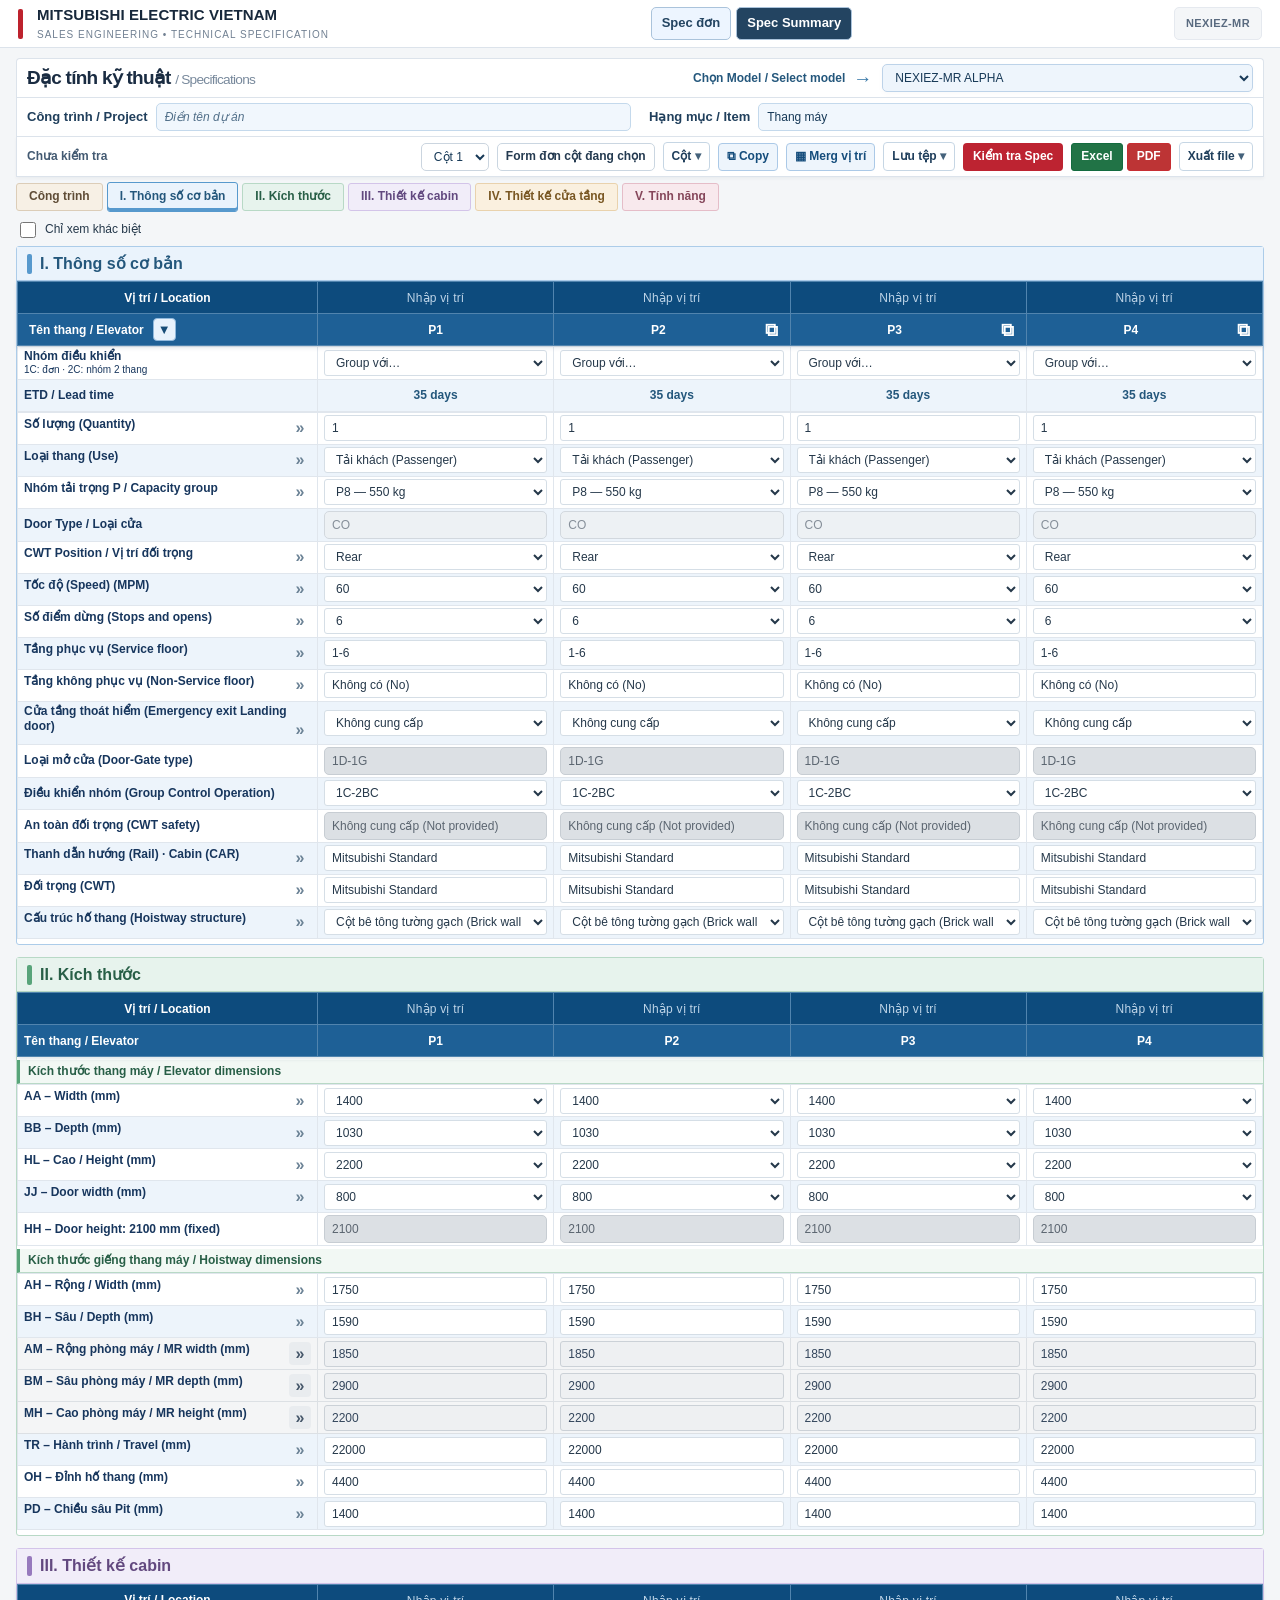
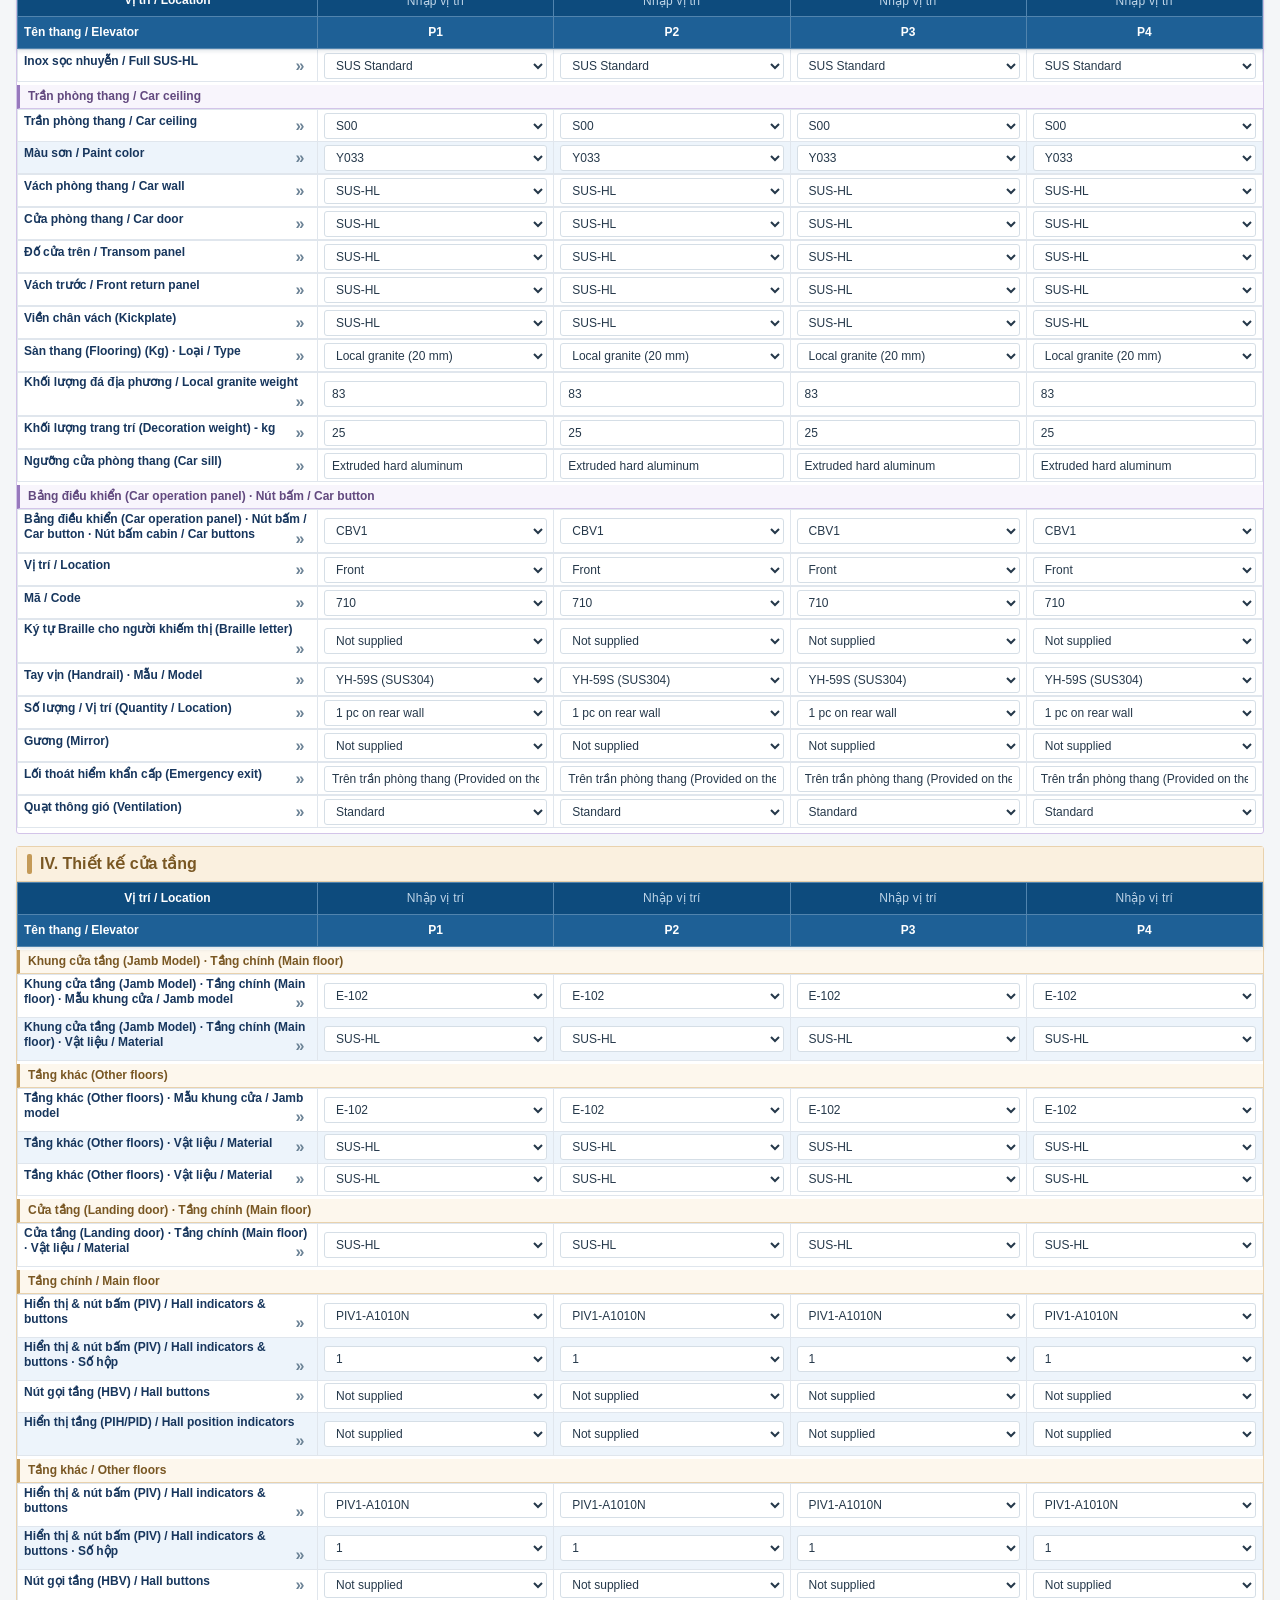
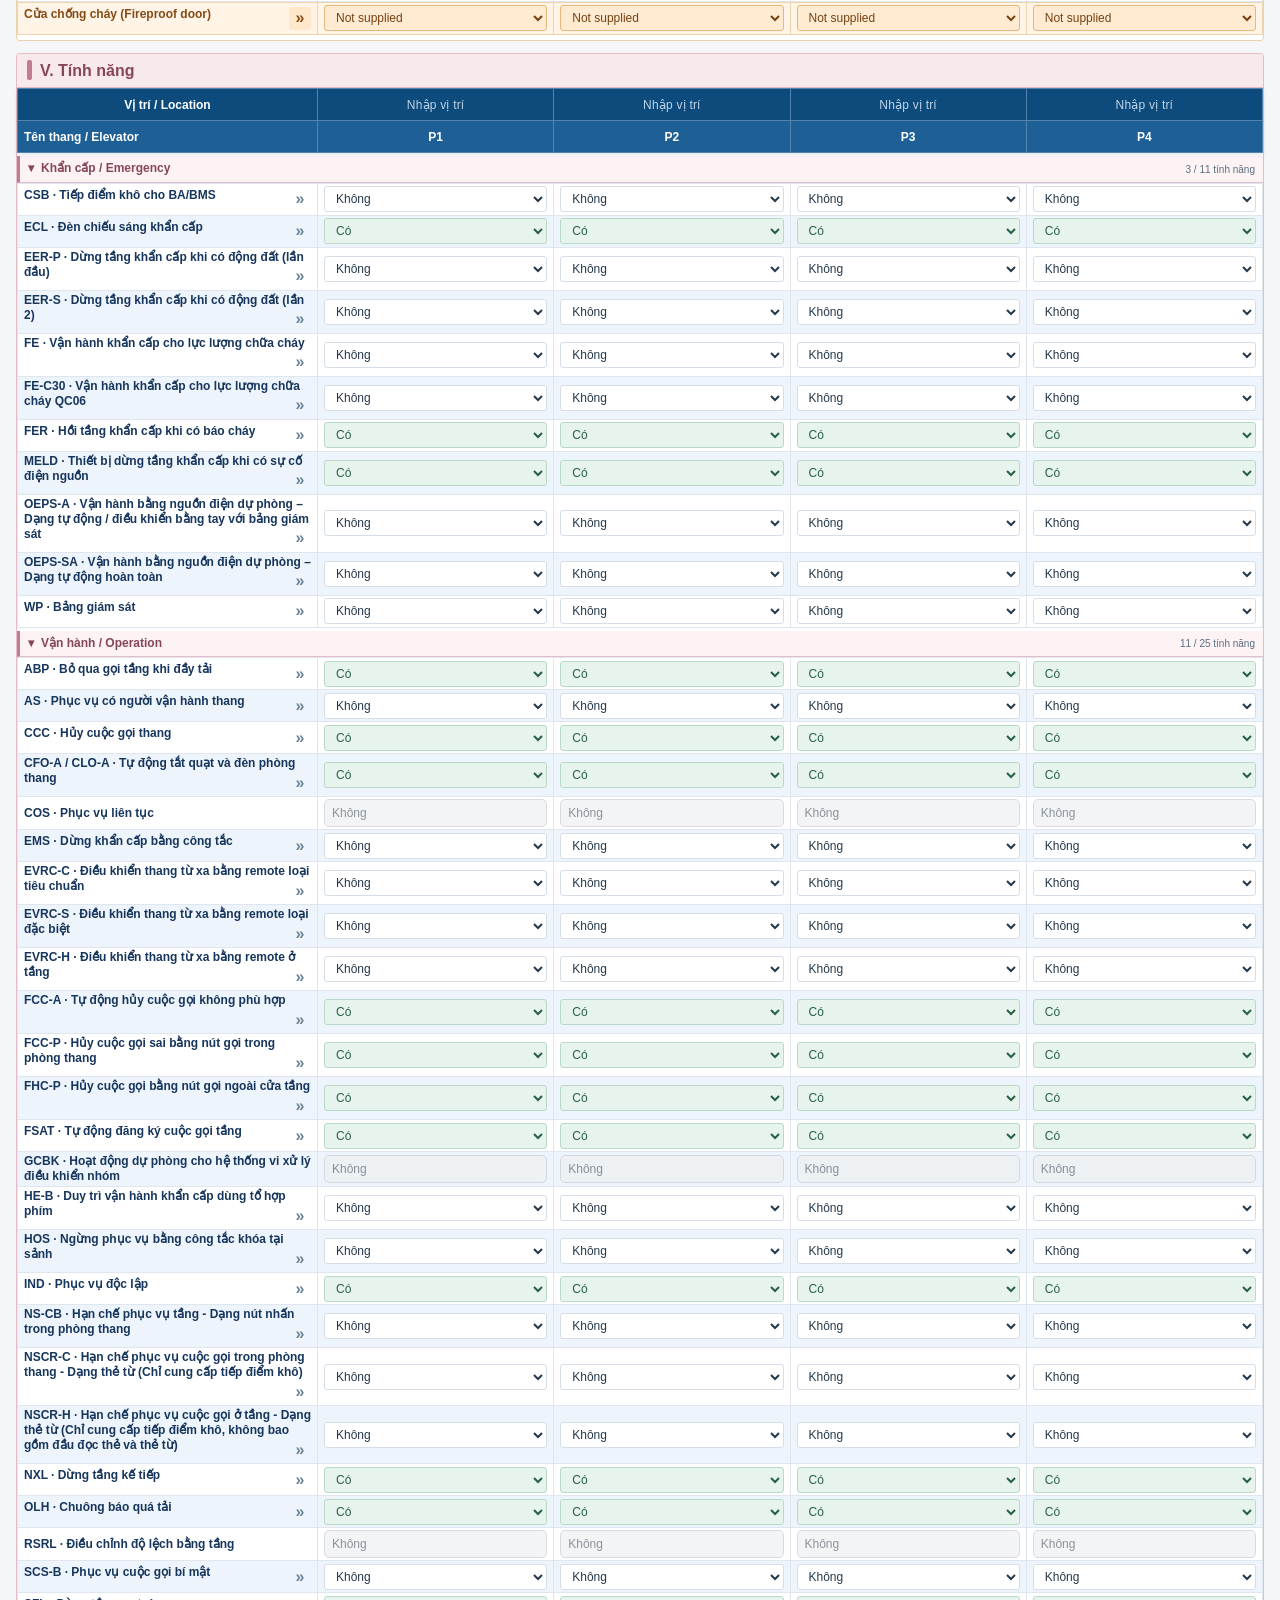
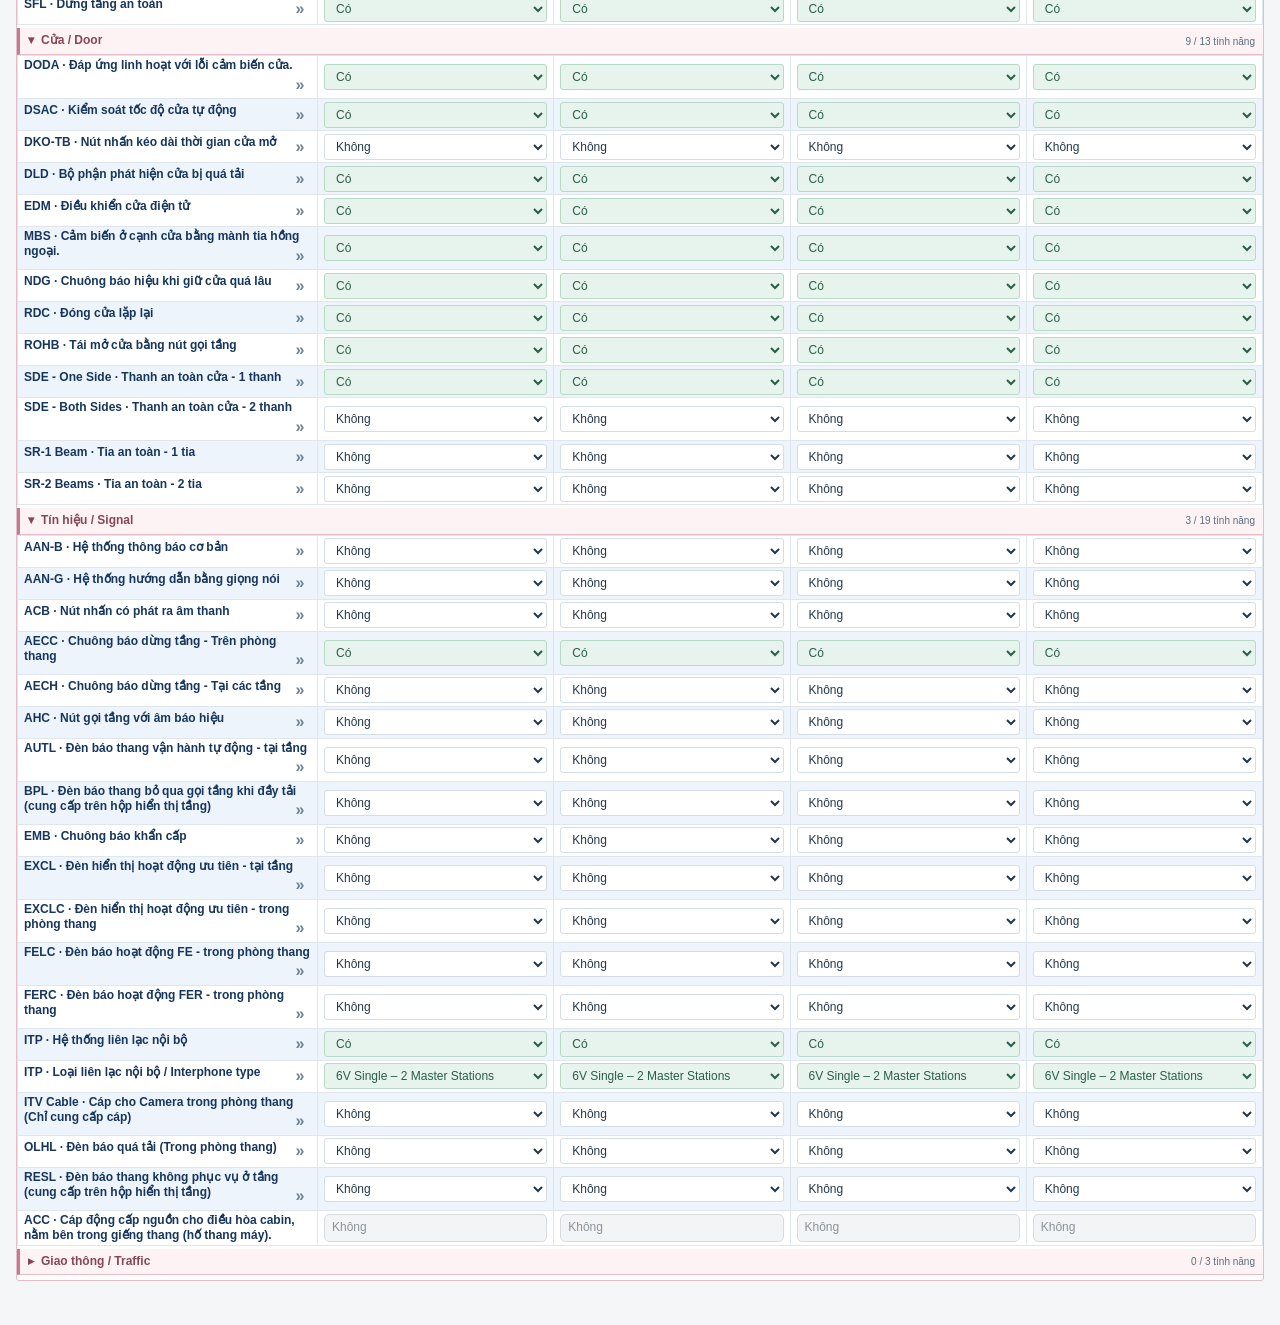
<file: multi.html>
<!DOCTYPE html>
<html lang="vi">
<head>
<meta charset="utf-8">
<meta name="specweb-build" content="5.8.198-mrl-handrail-three-positions">
<meta name="viewport" content="width=device-width, initial-scale=1">
<title>Spec Summary NEXIEZ-MR | Mitsubishi Electric</title>
<!-- Browser icon / Home screen icon -->
<link rel="icon" type="image/png" sizes="256x256" href="assets/specweb-icon.png">
<link rel="shortcut icon" href="assets/specweb-icon.png">
<link rel="apple-touch-icon" sizes="256x256" href="assets/specweb-icon.png">
<meta name="theme-color" content="#f7f8fa">
<!-- Social sharing metadata (the final og:image URL is resolved in JavaScript for browsers;
     static preview crawlers may require an absolute deployed GitHub Pages URL) -->
<meta name="description" content="SpecWebTool – Elevator specification tool for NEXIEZ-MR and NEXIEZ-MRL Version2.">
<meta property="og:type" content="website">
<meta property="og:title" content="SpecWebTool | NEXIEZ-MR &amp; NEXIEZ-MRL V02">
<meta property="og:description" content="Elevator specification and technical check webtool.">
<meta property="og:image" content="assets/specweb-share.jpg">
<meta property="og:image:width" content="1200">
<meta property="og:image:height" content="630">
<meta name="twitter:card" content="summary_large_image">
<meta name="twitter:title" content="SpecWebTool | NEXIEZ-MR &amp; NEXIEZ-MRL V02">
<meta name="twitter:image" content="assets/specweb-share.jpg">

<style>
:root{font-family:"Segoe UI",Arial,sans-serif;color:#243142;background:#f7f8fa;font-synthesis:none}
*{box-sizing:border-box}body{margin:0;line-height:1.45}button,input,select{font:inherit}
button{cursor:pointer}button:disabled{cursor:not-allowed;opacity:.48}
.site-header{height:68px;background:white;border-bottom:1px solid #e6e9ee;display:flex;align-items:center;justify-content:space-between;gap:16px;padding:0 max(24px,calc((100vw - 1160px)/2));}
.brand{display:flex;align-items:center;gap:14px}.brand-bar{width:4px;height:32px;background:#d02228}.brand-text{font-size:16px;letter-spacing:.3px;font-weight:760;color:#18283b}.brand-sub{display:block;font-size:11px;font-weight:500;color:#718092;letter-spacing:.6px;margin-top:2px}.brand-side{font-size:12px;color:#718092;white-space:nowrap}
.workspace{max-width:1190px;margin:0 auto;padding:30px 20px 70px}
.intro{display:flex;align-items:end;justify-content:space-between;gap:24px;margin-bottom:22px;flex-wrap:wrap}.intro-title{margin:0;font-size:27px;letter-spacing:-.5px;font-weight:740;color:#1a2c43}.intro-caption{font-size:13px;color:#738094;margin:4px 0 0}.model-control{min-width:min(100%,370px);width:400px}.label-top{display:block;font-size:12px;letter-spacing:.1px;font-weight:720;color:#49566a;margin-bottom:8px}
input,select{width:100%;min-width:0;height:41px;border:1px solid #c9dbea;border-radius:5px;background:#eaf5ff;color:#19334b;padding:9px 12px;outline:none;transition:border-color .12s,box-shadow .12s}
select{cursor:pointer}input:focus,select:focus{border-color:#3886c4;box-shadow:0 0 0 2px #d6eafa}
input:disabled,select:disabled{background:#f0f2f4;color:#7d8894;border-color:#e0e5ea;box-shadow:none;cursor:not-allowed}
input[type="file"]{height:auto;background:white;border-color:#d6dde5;cursor:pointer;font-size:12px;padding:8px}
.database-options{margin-bottom:24px;border-bottom:1px solid #e4e8ed;padding-bottom:14px}.database-options summary{font-size:12px;color:#66778b;cursor:pointer;display:inline-flex;align-items:center;gap:7px;user-select:none}.database-options summary:hover{color:#c3282e}.database-content{margin-top:15px;background:#fff;border:1px solid #e9edf2;padding:14px;max-width:740px;border-radius:6px}.database-meta{font-size:12px;color:#576878;margin-bottom:9px}.database-buttons{display:flex;gap:8px;flex-wrap:wrap;margin-top:9px}
.btn{border:1px solid #dbe2e9;border-radius:5px;background:#fff;padding:10px 15px;color:#334355;font-weight:630;font-size:13px;line-height:1.3;min-height:40px}.btn:hover:not(:disabled){background:#f6f8fa;border-color:#b7c3cf}.btn-primary{background:#ba2028;border-color:#ba2028;color:white}.btn-primary:hover:not(:disabled){background:#a91e25;border-color:#a91e25}.btn-secondary{background:#fff;color:#273c53;border:1px solid #cad6e1}.btn-small{min-height:34px;padding:7px 11px;font-size:12px}.red{background:#ba2028;border-color:#ba2028;color:#fff}
.project-box{background:white;border:1px solid #e4e9f0;border-radius:7px;padding:21px 24px;margin-bottom:18px}.project-heading{font-size:15px;font-weight:720;margin:0 0 18px;color:#26394e}.project-grid{display:grid;grid-template-columns:1fr 1fr;gap:16px 24px}.project-grid .field{min-width:0}
.action-panel{background:white;border:1px solid #e4e9f0;border-radius:7px;padding:16px 20px;margin-bottom:24px}.tech-export-choice{display:flex;align-items:center;gap:10px;margin:0 0 12px;padding:9px 12px;border:1px solid #d5e1ef;border-radius:7px;background:#f7f9fc;color:#163458;cursor:pointer;max-width:720px}.tech-export-choice input{width:18px;height:18px;flex:none;accent-color:#b5262e}.tech-export-choice span{display:flex;flex-direction:column;gap:2px}.tech-export-choice strong{font-size:13px}.tech-export-choice small{font-size:11px;color:#62758d}.toolbar{display:flex;align-items:center;gap:10px;flex-wrap:wrap}.toolbar-sep{width:1px;height:28px;background:#e2e7ed;margin:0 2px}.export-buttons{display:flex;gap:9px;flex-wrap:wrap}
.check-top{margin-top:13px;padding:11px 14px;background:#f4f6f8;color:#657386;border-radius:5px;font-size:13px;font-weight:600;scroll-margin-top:18px;border:1px solid #e7ebf0}.check-top.source-pass{color:#21643d;background:#eaf7ee;border-color:#bee4ca}.check-top.fail{color:#a62430;background:#fff1f2;border-color:#edc1c6}.check-top.partial{color:#805f20;background:#fff9ec;border-color:#e9dbba}.check-top.running{color:#215d88;background:#eaf4ff;border-color:#c5dff1}
#check-issues:empty{display:none}#check-issues{margin-top:14px}.check-summary{font-size:14px;font-weight:700;padding:11px 12px;border-radius:4px}.check-fail{background:#fff0f0;color:#a8242c}.check-pass{background:#ecf7ef;color:#176638}.issue-card{border:1px solid #e4e9ed;border-left:3px solid #cf343e;border-radius:4px;background:#fff;padding:12px 14px;margin:9px 0;font-size:13px;line-height:1.65}.issue-card strong{display:block;font-size:14px;color:#26384c}.issue-warning{border-left-color:#d19b34}.issue-jump{font-size:12px;margin-top:9px;padding:7px 12px;min-height:32px}.issue-focus{outline:2px solid #d2222d!important;outline-offset:-2px;background:#fff0f1!important}.issue-input-focus{border-color:#d2222d!important;box-shadow:0 0 0 2px rgba(210,34,45,.22)!important}
.spec-section{background:white;border:1px solid #e4e9f0;border-radius:7px;margin:0 0 21px;padding:0 24px 20px}.section-heading{display:flex;align-items:center;gap:13px;border-bottom:1px solid #e5ebf0;margin:0 -24px 18px;padding:21px 24px 17px;font-size:20px;line-height:1.28;color:#1d3048;font-weight:750;letter-spacing:-.35px}.section-heading:before{content:"";display:block;background:#c72a32;height:23px;width:4px;flex-shrink:0}.section-fields{display:grid;grid-template-columns:minmax(0,1fr) minmax(0,1fr);gap:14px 23px}
.spec-row{display:flex;flex-direction:column;min-width:0;gap:6px}.spec-row.span-full{grid-column:1/-1}.spec-row-title{font-size:13px;font-weight:640;color:#34465c;line-height:1.45;min-height:20px}.spec-row-title .sub{font-weight:500;color:#61758a}.spec-row-inputs{display:grid;grid-template-columns:minmax(0,1fr);gap:12px}.spec-row.multi .spec-row-inputs{grid-template-columns:repeat(auto-fit,minmax(165px,1fr));gap:12px}.spec-row.multi{padding:14px 16px;border:1px solid #e6edf4;border-radius:5px;background:#fafbfd}.spec-row.multi .spec-row-title{font-size:14px;font-weight:690}
.field{display:flex;flex-direction:column;gap:6px;min-width:0}.field .nm{font-size:12px;color:#475d73;font-weight:590;line-height:1.35}.spec-row:not(.multi) .field .nm{display:none}.project-grid .field .nm{display:block;font-size:13px;font-weight:650}.field input,.field select{font-size:13px}.field .addr,.field .kind{display:none!important}.field.locked input,.field.locked select,.field.cf-locked input,.field.cf-locked select{background:#eff1f3;color:#78838e;border-color:#dce2e7}.field .dirty{border-color:#6aa9d4}.readonly-value{display:flex;align-items:center;min-height:41px;border:1px solid #e5e8ed;border-radius:5px;background:#f7f8fa;color:#697686;padding:9px 12px;font-size:13px}
.features-panel{background:white;border:1px solid #e4e9f0;border-radius:7px;padding:0 24px 24px}.feature-tabs{display:flex;gap:8px;flex-wrap:wrap;margin:17px 0 13px}.feature-tabs .btn{border:1px solid #e1e8ee;border-radius:4px;min-height:36px;padding:9px 13px;font-size:12px;color:#5a6a7c}.feature-tabs .btn.red{background:#bd2730;border-color:#bd2730;color:#fff}.feature-list{border-top:1px solid #e8edf2}.feature-line{display:grid;grid-template-columns:100px minmax(0,1fr) 44px;gap:16px;align-items:center;padding:13px 8px;border-bottom:1px solid #ebeff3;min-height:65px}.feature-line:last-child{border-bottom:0}.feature-line .addr,.feature-line .option,.feature-line .suggest{display:none!important}.feature-line .fcode{font-size:12px;color:#233b55;font-weight:740}.feature-line .fdesc{font-size:13px;color:#32465a;font-weight:590}.feature-line .fdesc small{display:block;font-size:12px;color:#7c8a98;font-weight:450;margin-top:3px}.feature-line input[type="checkbox"]{width:19px;height:19px;accent-color:#b9202b;justify-self:center;cursor:pointer}.feature-line.x{opacity:.5}.feature-line input:disabled{cursor:not-allowed}
.status-message{display:none;max-width:740px;font-size:12px;margin:8px 0;padding:9px 11px}.status-message.error{display:block;border:1px solid #ecc5c9;background:#fff1f2;color:#a0272f}
.hidden-internal{display:none!important}.footer{padding:22px 0 0;text-align:center;font-size:11px;color:#a2acb8}
@media(max-width:850px){.workspace{padding:23px 14px 42px}.site-header{padding:0 16px}.intro-title{font-size:22px}.model-control{width:100%;min-width:0}.section-fields{grid-template-columns:1fr}.spec-section,.features-panel,.project-box{padding-left:16px;padding-right:16px}.section-heading{margin-left:-16px;margin-right:-16px;padding:18px 16px;font-size:18px}.project-grid{grid-template-columns:1fr}.action-panel{padding:14px}.toolbar{align-items:stretch}.toolbar>.btn,.export-buttons{flex:1}.export-buttons .btn{flex:1}.feature-line{grid-template-columns:74px 1fr 28px;gap:8px}.brand-side{display:none}}
@media(max-width:530px){.toolbar-sep{display:none}.export-buttons{width:100%}.export-buttons .btn{font-size:12px;padding:9px 7px}.spec-row.multi .spec-row-inputs{grid-template-columns:1fr}.feature-line .fdesc{font-size:12px}}

.obs-inline{display:grid;grid-template-columns:minmax(0,1fr) auto;gap:8px;align-items:center}
.obs-preview-btn{white-space:nowrap;background:#fff;color:#245b8f;border-color:#bdd2e7}
.obs-preview-btn:disabled{opacity:.55}

.group-control-preview{margin-top:8px;padding:8px;border:1px solid #d7e0eb;border-radius:8px;background:#fff;max-width:380px;box-sizing:border-box}
.group-control-preview-thumb{display:block;max-width:100%;width:auto;max-height:320px;height:auto;margin:0 auto;object-fit:contain}
.group-control-preview-note{display:block;margin-top:6px;color:#5b6c7c;font-size:11px;line-height:1.35;text-align:center}
.group-preview-inline{align-items:stretch}

#ny40-popup{position:fixed;inset:0;z-index:70;background:rgba(10,26,45,.55);display:none;align-items:center;justify-content:center;padding:16px}
#ny40-popup.show{display:flex}
.ny40-dialog{width:min(760px,100%);max-height:94vh;overflow:auto;background:#fff;border:1px solid #dbe6ef;border-radius:12px;box-shadow:0 22px 70px rgba(16,35,58,.28)}
.ny40-head{display:flex;justify-content:space-between;gap:12px;align-items:flex-start;padding:18px 20px;border-bottom:1px solid #e7edf3}
.ny40-tag{display:inline-block;background:#eaf4ff;color:#235f98;padding:5px 10px;border-radius:999px;font-size:11px;font-weight:700;margin-bottom:6px}
.ny40-head h3{margin:0;color:#18314a;font-size:20px}.ny40-close{border:0;background:#f0f4f8;border-radius:8px;width:34px;height:34px;font-size:22px;line-height:1}
.ny40-body{padding:18px 20px}.ny40-imagewrap{display:flex;justify-content:center;align-items:center;min-height:280px;border:1px solid #e2eaf1;border-radius:10px;background:linear-gradient(#f9fcff,#edf4fa)}
.ny40-imagewrap img{max-width:96%;max-height:250px;object-fit:contain}
.ny40-desc{margin-top:14px;border:1px solid #deebf6;background:#eef6ff;border-radius:10px;padding:12px 14px}
.ny40-desc strong{display:block;color:#17324c;font-size:15px}.ny40-desc span{display:block;color:#577089;font-size:13px;margin-top:4px}
.ny40-choices{display:grid;grid-template-columns:repeat(5,minmax(0,1fr));gap:8px;margin-top:16px}.ny40-choice{border:1px solid #dce7f0;background:#fff;border-radius:10px;padding:7px;min-width:0}.ny40-choice.active{border:2px solid #2d6da8;background:#eaf4ff;padding:6px}.ny40-choice img{width:100%;height:82px;object-fit:contain}.ny40-choice b{display:block;font-size:12px;color:#20384f;margin-top:4px}.ny40-foot{display:flex;justify-content:flex-end;padding:14px 20px;border-top:1px solid #e7edf3}
@media(max-width:850px){.obs-inline{grid-template-columns:1fr}.obs-preview-btn{width:100%}.ny40-choices{grid-template-columns:repeat(3,minmax(0,1fr))}.ny40-imagewrap{min-height:230px}.ny40-imagewrap img{max-height:205px}}
@media(max-width:530px){.ny40-head,.ny40-body,.ny40-foot{padding:14px}.ny40-head h3{font-size:18px}.ny40-choices{grid-template-columns:repeat(2,minmax(0,1fr))}.ny40-choice img{height:72px}}


/* v3.9: dimension errors are concise, with actual values and workbook-derived limits. */
.check-error-row{display:flex;flex-direction:column;align-items:flex-start;gap:3px;text-align:left}
.check-error-row strong{font-size:13px;line-height:1.4;font-weight:650}
.check-error-explanation{display:block;color:#a32d34;font-size:12px;line-height:1.55;font-weight:500;white-space:normal}

/* v5.8.21: full-width, balanced dimension groups for MR and MRL. */
.dimension-section-fields{display:block!important;width:100%;min-width:0}
.dimension-groups{display:grid!important;grid-template-columns:minmax(0,.94fr) minmax(0,1.16fr);gap:16px;width:100%;grid-column:1/-1;align-items:start}
.dimension-group{border:1px solid #d6e5f3;border-radius:9px;overflow:hidden;min-width:0;background:#fff}
.dimension-group-title{margin:0;padding:13px 16px;background:#eaf4ff;color:#173c61;font-size:14px;font-weight:750;border-bottom:1px solid #d6e5f3;min-height:46px}
.dimension-entry{display:grid!important;grid-template-columns:minmax(112px,.85fr) minmax(135px,1fr);column-gap:12px;align-items:center;padding:9px 14px;border-bottom:1px solid #e5ecf4;min-height:62px}
.dimension-hoistway .dimension-entry{grid-template-columns:minmax(105px,.78fr) minmax(110px,.84fr) minmax(125px,1fr)}
.dimension-entry:last-child{border-bottom:0}
.dimension-entry .spec-row-title{font-size:12px;line-height:1.4;min-height:0;overflow-wrap:break-word}
/* Make input and its dynamic AH/BH/OH/PD hint siblings in the layout without changing their DOM ownership. */
.dimension-entry .spec-row-inputs,.dimension-entry .field{display:contents!important}
.dimension-entry input,.dimension-entry select{display:block;width:100%;min-width:0;max-width:100%;height:40px}
.dimension-entry .cwt-minimum-hint,.dimension-entry .oh-minimum-hint{font-size:11px!important;line-height:1.4!important;margin:0!important;overflow-wrap:anywhere;min-width:0}
.dimension-car .dimension-entry .cwt-minimum-hint,.dimension-car .dimension-entry .oh-minimum-hint{grid-column:2}
.dimension-hoistway .dimension-entry .cwt-minimum-hint,.dimension-hoistway .dimension-entry .oh-minimum-hint{grid-column:3}
.dimension-hoistway .dimension-entry:not(:has(.cwt-minimum-hint,.oh-minimum-hint)) input,
.dimension-hoistway .dimension-entry:not(:has(.cwt-minimum-hint,.oh-minimum-hint)) select{grid-column:2}
.dimension-entry .readonly-value{min-width:0}
@media(max-width:1000px){
 .dimension-groups{grid-template-columns:1fr!important;gap:14px}
 .dimension-entry{grid-template-columns:minmax(120px,.8fr) minmax(0,1fr)}
 .dimension-hoistway .dimension-entry{grid-template-columns:minmax(120px,.8fr) minmax(130px,.9fr) minmax(120px,1.1fr)}
}
@media(max-width:580px){
 .dimension-entry,.dimension-hoistway .dimension-entry{grid-template-columns:minmax(105px,.82fr) minmax(0,1fr);gap:8px;padding:9px 11px}
 .dimension-entry .cwt-minimum-hint,.dimension-entry .oh-minimum-hint,
 .dimension-hoistway .dimension-entry .cwt-minimum-hint,.dimension-hoistway .dimension-entry .oh-minimum-hint{grid-column:2;grid-row:auto;margin-top:-2px!important}
 .dimension-group-title{padding:12px}
}
.leadtime-check{background:#fff;border:1px solid #d7e3ef;border-radius:7px;padding:11px 16px;margin:-7px 0 15px}.leadtime-label{font-size:13px;font-weight:750;color:#254564}.leadtime-label span{font-size:11px;color:#697a8c;font-weight:500}.leadtime-main{display:flex;align-items:center;gap:14px;margin-top:5px}.leadtime-main strong{font-size:21px;color:#a22c34;white-space:nowrap}.leadtime-reasons{font-size:12px;line-height:1.45;color:#465c70}.leadtime-reasons div+div{margin-top:3px}@media(max-width:580px){.leadtime-check{padding:9px 11px;margin:0 0 10px}.leadtime-main{gap:10px}.leadtime-main strong{font-size:18px}.leadtime-label span{display:block;font-size:10px}}

/* Version02: only a maximum hint beside existing Decoration Weight input. */
.field.mrl-decoration-field{display:grid;grid-template-columns:minmax(0,1fr) auto;column-gap:9px;align-items:center}
.field.mrl-decoration-field .nm{grid-column:1/-1}
.field.mrl-decoration-field input{grid-column:1;min-width:0}
.mrl-decoration-maximum{grid-column:2;white-space:nowrap;font-weight:650;font-size:12px;color:#48637f}
.mrl-decoration-maximum.unavailable{color:#7b8796}
.mrl-decoration-maximum.overlimit{color:#b42530}
.mrl-decoration-maximum:has(.mrl-flooring-overlimit-note){white-space:normal;max-width:340px;line-height:1.45}
.mrl-flooring-overlimit-note{font-weight:600;color:#b42530}
@media(max-width:520px){.field.mrl-decoration-field{grid-template-columns:minmax(0,1fr)}.mrl-decoration-maximum{grid-column:1}}

/* v5.8.68: two-stop Travel warning is display-only, scoped to MR/MRL Travel input. */
.travel-limit-hint{display:block;font-size:11px;line-height:1.45;color:#a62430;font-weight:650;margin-top:5px;overflow-wrap:anywhere}
.travel-limit-hint[hidden]{display:none!important}
input.travel-over-limit{border-color:#ca303a!important;box-shadow:0 0 0 1px rgba(202,48,58,.10);background:#fff2f3!important}
.dimension-hoistway .dimension-entry .travel-limit-hint{grid-column:3;min-width:0;margin:0!important}
.dimension-hoistway .dimension-entry:has(.travel-limit-hint) input{grid-column:2}
@media(max-width:580px){.dimension-hoistway .dimension-entry .travel-limit-hint{grid-column:2;grid-row:auto;margin-top:-2px!important}}

/* v5.8.79: Structural narrowing guidance appears to the right of MR BED AH/BH. */
.mr-bed-shaft-note{color:#a35a13;font-size:11px;line-height:1.4;overflow-wrap:anywhere;min-width:0}
.mr-bed-shaft-note[hidden]{display:none!important}
.dimension-hoistway .dimension-entry:has(.mr-bed-shaft-note:not([hidden])) .mr-bed-shaft-note{grid-column:3}
.dimension-hoistway .dimension-entry:has(.mr-bed-shaft-note:not([hidden])) input{grid-column:2}
.dimension-entry input.mr-bed-over-max{border-color:#d38a35;background:#fff9ed}

/* MR only – permanently visible MH maintenance headroom guidance (display only). */
.dimension-hoistway .dimension-entry .mr-mh-maintenance-note{
  grid-column:3;display:block;min-width:0;margin:0;
  color:#65788a;font-size:11px;font-style:italic;font-weight:400;
  line-height:1.5;overflow-wrap:break-word;
}
.dimension-hoistway .dimension-entry:has(.mr-mh-maintenance-note) input{grid-column:2}
@media(max-width:580px){
 .dimension-hoistway .dimension-entry .mr-mh-maintenance-note{
  grid-column:2;grid-row:auto;font-size:10.5px;margin-top:-2px;
 }
}

/* Mobile: full-width structural note below AH/BH rather than squeezed into the input column. */
@media(max-width:740px){
 .dimension-hoistway .dimension-entry:has(.mr-bed-shaft-note:not([hidden])){align-items:start;row-gap:6px}
 .dimension-hoistway .dimension-entry .mr-bed-shaft-note:not([hidden]){
  display:block!important;grid-column:1 / -1!important;grid-row:auto!important;
  width:100%;box-sizing:border-box;padding:9px 11px;margin:2px 0 3px;
  border:1px solid #e3bb77;border-left:3px solid #c17c21;border-radius:5px;
  background:#fff7e8;color:#8e4a0e;font-size:12px;line-height:1.55;
  white-space:normal;overflow-wrap:anywhere;word-break:normal;
 }
 .dimension-hoistway .dimension-entry:has(.mr-bed-shaft-note:not([hidden])) input{grid-column:2;min-width:0}
 #check-issues .check-error-row{white-space:normal;overflow-wrap:anywhere;line-height:1.5}
 #check-issues .check-error-explanation{display:block;white-space:normal;overflow-wrap:anywhere}
}

.ny40-cop-hint{display:block;margin-top:5px;color:#8b521e;font-size:11px;line-height:1.4}
.ny40-cop-hint[hidden]{display:none!important}
.feature-dependency-note{display:block;color:#8b521e;font-size:11px;margin-top:4px;font-weight:500}

/* v5.8.154: inline preview thumbnails for selected feature codes. */
.feature-visual-inline{display:flex;align-items:center;gap:8px;margin-top:6px;flex-wrap:wrap}
.feature-visual-thumb{display:block;width:auto;height:auto;max-width:72px;max-height:84px;border:1px solid #d8cfbf;border-radius:6px;background:#fff;padding:2px;object-fit:contain}
.feature-visual-caption{display:block!important;font-size:10.5px;color:#7a6853;font-weight:600;margin-top:0!important}
@media(max-width:530px){.feature-visual-thumb{max-width:58px;max-height:72px}.feature-visual-caption{font-size:10px}}


/* v5.8.158 – source-linked capacity grouping. Original SpecForm dimension fields remain in Section II. */
.capacity-group-choice{display:grid;gap:5px;margin-bottom:12px;padding:11px 12px;border:1px solid #d8e5f1;background:#f4f9ff;border-radius:7px}
.capacity-group-choice label{font-weight:700;font-size:12px;color:#26415b}
.capacity-group-choice select{background:#fff}
.capacity-group-hint{display:block;font-size:11px;color:#5d7185;line-height:1.5}
.mr-capacity-source>.nm{font-size:12px}
.capacity-duplicate-warning{display:block;color:#a05b1d;font-size:11px;line-height:1.5;margin-top:7px}
.capacity-duplicate-warning:empty{display:none}
.mr-door-group-selector{margin-top:2px;background:#eaf5ff!important;opacity:1!important;cursor:pointer!important}

/* v5.8.158 – editing controls in their original Sections I/II, source values remain hidden. */
.mr-original-internal{display:none!important}
.mr-selector-control{display:flex;flex-direction:column;gap:5px;min-width:0}
.mr-selector-label{font-size:12px;font-weight:700;color:#244466}
.mr-selector-control select{width:100%;min-height:40px;background:#eaf5ff!important;border:1px solid #b5d2f0!important;color:#163454!important;opacity:1!important;cursor:pointer}
.mr-selector-control select:disabled{background:#f0f6fc!important;color:#234567!important;opacity:1!important;-webkit-text-fill-color:#234567!important;cursor:default}
.mr-exact-selector{display:grid;gap:5px;margin-top:8px;padding:8px 10px;border:1px solid #e8c5a3;border-radius:7px;background:#fff9ee}
.mr-exact-selector[hidden]{display:none!important}
.mr-exact-selector label{font-size:12px;font-weight:700;color:#76512a}
.mr-capacity-source .field{min-width:0}

/* v5.8.166: original user-supplied drawings, compact dimension rows (NEXIEZ-MR). */
.workspace .dimension-groups[data-model="MR"] .dimension-car .dimension-entry{padding:5px 10px!important;min-height:46px!important;row-gap:3px!important}
.workspace .dimension-groups[data-model="MR"] .dimension-entry input,
.workspace .dimension-groups[data-model="MR"] .dimension-entry select{height:34px!important;min-height:34px!important;padding-top:4px;padding-bottom:4px}
.workspace .dimension-groups[data-model="MR"] .dimension-entry .spec-row-title{font-size:11px;line-height:1.28!important}
.mr-plan-room-figure{margin:8px 10px 12px;padding:10px 8px;border:1px solid #e0e8ef;border-radius:6px;background:#fff;display:flex;flex-direction:column;gap:6px}.mr-plan-room-grid{display:grid;grid-template-columns:minmax(0,1fr) minmax(0,1fr);gap:10px;align-items:start}.mr-plan-box{margin:0;display:flex;flex-direction:column;align-items:center;min-width:0}.mr-plan-box img{width:100%;height:auto;max-height:245px;object-fit:contain;display:block}.mr-plan-caption,.mr-shaft-figure figcaption{font-size:10px;font-weight:650;text-align:center;color:#586879;margin-top:5px}.mr-plan-room-note{font-size:10px;font-weight:650;text-align:center;color:#586879}
.workspace .dimension-groups[data-model="MR"] .mr-shaft-with-figure{display:grid;grid-template-columns:minmax(0,1.25fr) minmax(145px,.75fr);grid-template-rows:auto 1fr;align-items:stretch}
.mr-shaft-with-figure>.dimension-group-title{grid-column:1/-1;grid-row:1}
.mr-shaft-content{min-width:0;grid-column:1;grid-row:2}
.workspace .dimension-groups[data-model="MR"] .mr-shaft-content .dimension-entry{grid-template-columns:minmax(93px,.85fr) minmax(85px,1fr)!important;padding:5px 7px!important;min-height:50px!important;column-gap:6px!important;row-gap:3px!important}
.workspace .mr-shaft-content .dimension-entry .cwt-minimum-hint,
.workspace .mr-shaft-content .dimension-entry .oh-minimum-hint,
.workspace .mr-shaft-content .dimension-entry .travel-limit-hint,
.workspace .mr-shaft-content .dimension-entry .mr-mh-maintenance-note,
.workspace .mr-shaft-content .dimension-entry .mr-bed-shaft-note:not([hidden]){grid-column:2!important;font-size:9px!important;line-height:1.25!important}
.mr-shaft-figure{grid-column:2;grid-row:2;margin:5px 5px 7px 0;padding:4px 0;border-left:1px solid #e4eaf0;display:flex;align-items:center;justify-content:space-between;flex-direction:column;min-width:0}
.mr-shaft-figure img{display:block;width:100%;height:100%;max-height:550px;min-height:270px;object-fit:contain}
@media(max-width:600px){
 .workspace .dimension-groups[data-model="MR"] .mr-shaft-with-figure{grid-template-columns:minmax(0,1.13fr) minmax(102px,.72fr)}
 .workspace .dimension-groups[data-model="MR"] .mr-shaft-content .dimension-entry{grid-template-columns:minmax(65px,.78fr) minmax(75px,1fr)!important;padding:5px!important}
 .workspace .dimension-groups[data-model="MR"] .dimension-entry .spec-row-title{font-size:10px!important}
 .mr-shaft-figure img{min-height:280px}
 .mr-plan-box img{max-height:220px}
}
.mr-p6c3-hint{display:block;margin-top:4px;font-size:11px;line-height:1.45;color:#356179;font-weight:550}

/* v5.8.182: source-based OH and PD minima next to the original MRL inputs. */
.workspace .dimension-groups[data-model="MRL"] .dimension-hoistway .dimension-entry:has(.mrl-ts-two-minima){grid-template-columns:minmax(102px,.72fr) minmax(100px,.85fr) minmax(185px,1.2fr)}
.workspace .dimension-groups[data-model="MRL"] .oh-minimum-hint.mrl-ts-two-minima{display:flex;flex-direction:column;align-items:flex-start;justify-content:center;gap:3px;grid-column:3!important;margin:0!important;font-size:10.5px!important;line-height:1.35!important;overflow-wrap:normal!important}
.mrl-ts-minimum-line{white-space:normal;color:#304f6a}
.mrl-ts-minimum-line strong{color:#123451;white-space:nowrap}
.mrl-ts-minimum-unavailable{color:#a32832;font-size:10px}
@media(max-width:580px){
 .workspace .dimension-groups[data-model="MRL"] .dimension-hoistway .dimension-entry:has(.mrl-ts-two-minima){grid-template-columns:minmax(95px,.8fr) minmax(0,1fr)}
 .workspace .dimension-groups[data-model="MRL"] .oh-minimum-hint.mrl-ts-two-minima{grid-column:2!important;grid-row:auto!important;align-items:flex-start;margin-top:2px!important}
}
</style>
<style>
/* SpecWebTool responsive presentation layer. Technical engines remain unchanged. */
:root{--me-red:#bd222d;--me-ink:#15263a;--me-muted:#65768a;--me-border:#e2e8ef;--me-light:#eff7ff;--me-blue-border:#c9dff4;--me-grey:#f1f3f5;color-scheme:light}
body{background:#f3f5f8;color:var(--me-ink);font-size:14px;-webkit-font-smoothing:antialiased}
.site-header{height:66px;padding:0 max(22px,calc((100vw - 1310px)/2));border-bottom:1px solid #dce3eb;background:white;position:relative;z-index:2}
.brand-bar{background:var(--me-red);height:30px;width:5px;border-radius:2px}
.brand-text{font-weight:800;letter-spacing:.1px;font-size:15px;color:#17283b}
.brand-sub{font-size:10px;letter-spacing:1px;color:#718092}
.brand-side{background:#f4f6f8;border:1px solid #e5e9ef;padding:8px 11px;border-radius:5px;font-size:11px;font-weight:700;letter-spacing:.4px;color:#596a7f}
.workspace{max-width:1324px;padding:26px 24px 100px}
.intro{background:white;border:1px solid var(--me-border);border-radius:12px;padding:22px 25px;margin-bottom:16px;align-items:center;box-shadow:0 2px 12px #182b4110}
.intro-title{font-size:28px;letter-spacing:-.75px;line-height:1.18;color:#1a2c42}
.intro-caption{font-size:12px;margin:8px 0 0;letter-spacing:.8px;font-weight:700;color:var(--me-red)}
.model-control{width:410px;min-width:min(100%,360px)}.label-top{font-size:11px;text-transform:uppercase;letter-spacing:.75px;color:#526579}
.model-control select{font-size:15px;font-weight:750;height:48px;border-color:#c9d6e2;box-shadow:0 2px 6px #12263c06}
.database-options{margin:0 2px 20px;border:0;padding:0}.database-options summary{font-size:12px;color:#78889a}.database-content{box-shadow:0 5px 18px #152a3912;border-radius:9px;border:1px solid var(--me-border)}
.project-box,.action-panel,.spec-section,.features-panel{box-shadow:0 2px 11px #16324a08;border:1px solid var(--me-border);border-radius:10px}
.project-box{padding:20px 24px 24px;margin-bottom:14px;border-top:3px solid var(--me-red)}
.project-heading{font-size:16px;font-weight:800;margin-bottom:15px;color:#1d2f44;letter-spacing:-.2px}
.project-grid{display:grid;grid-template-columns:1fr 1fr;gap:15px 24px}
.action-panel{padding:15px 20px;margin-bottom:15px}
.toolbar{gap:10px}.toolbar .btn{min-height:40px;border-radius:7px}
.btn-primary{background:var(--me-red);border-color:var(--me-red);font-weight:750;box-shadow:0 2px 6px #bb202827}
.btn-primary:hover:not(:disabled){background:#a71e29;border-color:#a71e29}
.btn-secondary{background:#fff;font-weight:700;color:#243a50}.btn-secondary:hover:not(:disabled){background:#f6f9fc}
.check-top{border-radius:6px;margin-top:13px;font-size:13px;padding:10px 13px}
.spec-nav{display:flex;gap:8px;overflow-x:auto;padding:3px 0 15px;scrollbar-width:thin;white-space:nowrap;-webkit-overflow-scrolling:touch}
.spec-nav a{display:inline-flex;align-items:center;justify-content:center;gap:5px;text-decoration:none;font-size:12px;color:#52657b;font-weight:700;border:1px solid #dce4eb;background:#fff;border-radius:7px;min-height:35px;padding:7px 12px;transition:all .15s}
.spec-nav a:hover{color:var(--me-red);border-color:#e5aeb2;background:#fff8f8}
.spec-nav a b{color:var(--me-red);font-weight:850}
.spec-section{padding:0 22px 12px;margin-bottom:15px;background:#fff;overflow:hidden;scroll-margin-top:12px}
.section-heading{margin:0 -22px 8px;padding:19px 22px 18px;border-bottom:1px solid #e2e8ef;background:linear-gradient(90deg,#fcfcfd,#fff);font-size:19px;color:#172c44;letter-spacing:-.3px}
.section-heading:before{background:var(--me-red);width:4px;height:25px;border-radius:2px}
.section-fields{display:grid;grid-template-columns:minmax(0,1fr) minmax(0,1fr);gap:0 32px}
.spec-row{display:grid;grid-template-columns:minmax(0,.95fr) minmax(0,1.05fr);gap:11px;align-items:center;border-bottom:1px solid #edf0f4;padding:9px 0;min-height:56px}
.spec-row:nth-last-child(1),.spec-row:nth-last-child(2){border-bottom-color:#edf0f4}
.spec-row-title{font-size:12.5px;color:#34495e;font-weight:680;min-height:0;line-height:1.38;overflow-wrap:anywhere}
.spec-row-inputs{display:block;min-width:0}
.spec-row:not(.multi) .field .nm{display:none}
.field{min-width:0;gap:5px}
.field input,.field select{height:40px;font-size:12.8px;border-radius:6px;background:#edf7ff;border:1px solid #cce0f1;color:#152f4b;font-weight:580;padding:7px 10px;max-width:100%}
.field input:focus,.field select:focus{outline:0;border-color:#548cbb;box-shadow:0 0 0 3px #b9dfff5e;background:#f6fbff}
.field input:disabled,.field select:disabled,.field.locked input,.field.locked select,.field.cf-locked input,.field.cf-locked select{background:#f0f2f4;color:#7a8592;border-color:#e2e6eb}
.spec-row.multi{grid-column:1/-1;display:grid;grid-template-columns:190px minmax(0,1fr);gap:20px;background:#fafcfe;border:1px solid #e6edf4;padding:13px 16px;border-radius:7px;margin:8px 0}
.spec-row.multi .spec-row-title{font-size:13px;font-weight:760;line-height:1.55}
.spec-row.multi .spec-row-inputs{display:grid;grid-template-columns:repeat(auto-fit,minmax(176px,1fr));gap:12px}
.spec-row.multi .field .nm{display:block;font-size:11.5px;line-height:1.3;color:#556c82;font-weight:680}
.readonly-value{background:#f0f2f4;border:1px solid #e1e6ed;font-size:12.5px;color:#66788a;min-height:40px;padding:9px 12px}
.features-panel{padding:0 22px 23px;overflow:hidden;margin-top:6px;scroll-margin-top:12px}
.features-panel .section-heading{margin:0 -22px 16px;padding:19px 22px 18px}
.feature-tabs{display:flex;flex-wrap:nowrap;overflow-x:auto;padding:0 0 6px;scrollbar-width:thin;white-space:nowrap;gap:7px}
.feature-tabs .btn{flex:0 0 auto;border-radius:6px!important;background:#f7f9fc;color:#52657c;font-weight:700;min-height:38px}
.feature-tabs .btn.red{background:#c12733!important;border-color:#c12733!important;color:#fff!important}
.feature-list{display:grid;grid-template-columns:1fr 1fr;column-gap:20px}
.feature-line{grid-template-columns:minmax(56px,76px) minmax(0,1fr) 34px;gap:9px;padding:11px 5px;min-height:62px}
.feature-line .fcode{font-size:12px;letter-spacing:.1px;font-weight:820}
.feature-line .fdesc{font-weight:650;color:#2c4055;line-height:1.35;font-size:12px}
.feature-line .fdesc small{font-weight:500;font-size:11.5px;color:#74869a}
.feature-line input[type=checkbox]{accent-color:var(--me-red);width:21px;height:21px}
.footer{font-size:10px;letter-spacing:.5px;padding-top:25px}
.mobile-actions{display:none}
@media(max-width:1080px){.section-fields{grid-template-columns:1fr}.spec-row{grid-template-columns:minmax(0,.9fr) minmax(0,1.1fr)}.feature-list{grid-template-columns:1fr 1fr}.workspace{padding:22px 16px 80px}}
@media(max-width:740px){
 .site-header{height:58px;padding:0 15px}.brand-text{font-size:12.6px}.brand-sub{font-size:9px}.brand-side{display:none}
 .workspace{padding:14px 11px 112px}.intro{padding:16px 16px 18px;gap:12px;margin-bottom:12px;align-items:start;border-radius:9px}
 .intro-title{font-size:21px;line-height:1.3}.intro-caption{font-size:10px;margin-top:4px}
 .model-control{width:100%;min-width:0}.label-top{margin-bottom:6px}
 .database-options{margin-bottom:13px;padding:0 5px}.database-content{padding:12px}
 .project-box,.action-panel,.spec-section,.features-panel{border-radius:8px;margin-bottom:12px}
 .project-box{padding:15px 14px}.project-heading{font-size:14px;margin-bottom:8px}.project-grid{grid-template-columns:1fr;gap:0}
 .project-grid .field{display:grid;grid-template-columns:minmax(0,43fr) minmax(0,57fr);gap:9px;align-items:center;padding:7px 0;border-bottom:1px solid #edf1f5}
 .project-grid .field:last-child{border:0}.project-grid .field .nm{font-size:12px}
 .project-grid input{font-size:13px}
 .action-panel{padding:12px 14px}.action-panel>.toolbar{display:none}.check-top{margin:0;font-size:12px;padding:10px 11px}
 .spec-nav{gap:6px;padding:0 0 11px}.spec-nav a{font-size:11px;padding:7px 10px;min-height:33px}
 .spec-section{padding:0 13px 10px;overflow:hidden}.section-heading{margin:0 -13px 6px;padding:15px 13px;border-radius:0;font-size:16px}
 .section-heading:before{height:21px}
 .section-fields{display:grid;grid-template-columns:1fr;gap:0}
 .spec-row{grid-template-columns:minmax(0,43fr) minmax(0,57fr);gap:9px;min-height:52px;padding:7px 0;border-bottom:1px solid #eef1f4}
 .spec-row-title{font-size:12px;line-height:1.36;font-weight:650}
 .field input,.field select,.readonly-value{height:auto;min-height:36px;font-size:12px;padding:7px 8px}
 .spec-row.multi{display:block;margin:7px 0;padding:9px 10px;border-radius:6px}
 .spec-row.multi .spec-row-title{font-size:12px;margin-bottom:7px}
 .spec-row.multi .spec-row-inputs{display:grid;grid-template-columns:1fr;gap:0}
 .spec-row.multi .field{display:grid;grid-template-columns:minmax(0,43fr) minmax(0,57fr);gap:9px;align-items:center;padding:6px 0;border-top:1px solid #e7edf3}
 .spec-row.multi .field .nm{font-size:11.5px}
 .features-panel{padding:0 13px 12px}.features-panel .section-heading{margin:0 -13px 12px;padding:15px 13px}
 .feature-list{display:block}.feature-line{grid-template-columns:minmax(0,58px) minmax(0,1fr) 28px;min-height:56px;padding:9px 0;gap:8px}
 .feature-line .fdesc{font-size:11.6px}.feature-line .fdesc small{font-size:10.6px}
 .mobile-actions{display:grid;grid-template-columns:minmax(0,1.25fr) minmax(0,1fr) minmax(0,1fr);gap:7px;position:fixed;bottom:0;left:0;right:0;padding:10px 11px calc(10px + env(safe-area-inset-bottom,0px));background:#fff;border-top:1px solid #dbe2ea;box-shadow:0 -6px 25px #152c4920;z-index:50}
 .mobile-actions button{border:1px solid #d3dde7;background:#f5f8fb;color:#2b4056;border-radius:7px;padding:10px 6px;font-weight:750;font-size:11px;min-height:44px;line-height:1.26}
 .mobile-actions button:first-child{background:var(--me-red);border-color:var(--me-red);color:white;font-size:12px}
 .footer{padding:20px 0;color:#94a1af}
}
@media(max-width:360px){.brand-text{font-size:11.5px}.spec-row-title{font-size:11.5px}.field input,.field select{font-size:11.4px}.spec-row{grid-template-columns:minmax(0,42fr) minmax(0,58fr)}}

/* Compact Check Spec: show only the status and linked rows with errors. */
#check-issues{margin-top:7px;display:grid;grid-template-columns:repeat(auto-fit,minmax(min(100%,220px),1fr));gap:7px}
.check-error-row{display:block;text-align:left;width:100%;border:1px solid #e8c4c7;border-radius:5px;background:#fff6f6;color:#a4262e;padding:9px 11px;font-size:13px;font-weight:600;line-height:1.4;cursor:pointer}
.check-error-row:hover,.check-error-row:focus-visible{background:#ffe9eb;outline:2px solid #dc9299;outline-offset:1px}
@media(max-width:530px){#check-issues{grid-template-columns:1fr}.check-error-row{padding:9px 10px;font-size:12px}}

/* v2.4 compact engineering presentation: pale blue highlights and uniform borders */
:root{--me-light:#edf6ff;--me-border:#dbe5ef;--me-blue-border:#ccdfee}
.intro,.project-box,.action-panel,.spec-section,.features-panel{border-color:#d9e4ef;box-shadow:0 2px 8px #193b5a08}
.project-box{border-top-color:#b7d9f4}
.project-heading{background:#eef6fe;border:1px solid #d7e7f6;border-radius:5px;padding:11px 13px;margin:-4px 0 10px}
.section-heading,.features-panel .section-heading{background:#edf6ff!important;border-bottom:1px solid #d2e3f3!important;color:#214769!important}
.section-heading:before{background:#9dc9e9!important;width:4px!important}
.section-fields{column-gap:0;row-gap:0;border-top:1px solid #dce6f0;border-left:1px solid #dce6f0;background:#fff}
.spec-row{border-right:1px solid #dce6f0!important;border-bottom:1px solid #dce6f0!important;padding:10px 12px!important;margin:0!important;min-height:58px;background:#fff}
.spec-row:nth-child(4n+3),.spec-row:nth-child(4n+4){background:#fbfdff}
.spec-row.multi{grid-column:1/-1;border:1px solid #dce6f0;margin:-1px 0 0 -1px!important;border-radius:0;background:#f7fbff;padding:12px 14px!important}
.feature-tabs .btn.red{background:#e9f4ff!important;color:#214e74!important;border-color:#a9d0ee!important}
.feature-line{border-bottom:1px solid #dce6f0;min-height:64px}
.features-panel .feature-list{border-top:1px solid #dce6f0}
.feature-line input[type=checkbox]{accent-color:#337cb5}
.field input:not(:disabled),.field select:not(:disabled),.model-control select{background:#eaf5ff!important;border-color:#bfd9f0!important}
.field input:disabled,.field select:disabled{background:#f1f3f5!important;border-color:#dee3e9!important}
#check-issues{margin-top:7px;gap:6px}
.check-error-row{border-color:#edd5d8;border-left:3px solid #c94a59;border-radius:4px;background:#fffafa;color:#9d2934;padding:9px 11px}
.check-error-row:hover{background:#ffeff1}
@media(max-width:1080px){.section-fields{grid-template-columns:1fr}}
@media(max-width:740px){
 .project-heading{margin:-2px 0 8px;font-size:14px}
 .spec-row{padding:8px 9px!important;min-height:51px}
 .spec-row.multi{padding:9px 10px!important;margin:-1px 0 0 -1px!important}
 .section-fields{border-top:1px solid #dce6f0}
 .spec-section{padding-bottom:12px}
 .section-heading,.features-panel .section-heading{background:#edf6ff!important}
}

/* Service floor advisory: information only, does not affect PASS/FAIL or Export. */
#check-issues .check-led-warning{grid-column:1/-1;background:#edf6ff;border:1px solid #cbdff0;border-left:3px solid #4d90bb;border-radius:5px;color:#245878;padding:10px 12px;font-size:13px;line-height:1.5;font-weight:600}

/* ITP is a required dependent input, never an independent feature. */
.feature-itp-config{grid-column:1/-1;display:flex;flex-direction:column;gap:6px;min-width:0;margin:7px 0 2px 0;padding:12px 14px;background:#f2f8fe;border:1px solid #d3e5f7;border-left:3px solid #ba2028;border-radius:6px}
.feature-itp-config label{font-size:12px;font-weight:650;color:#26465f}
.feature-itp-config select{width:100%;max-width:620px;min-height:38px;font-size:13px}
.feature-itp-config small{font-size:11px;color:#586f87}

.fan-guidance{display:block;color:#577088;font-size:11px;line-height:1.4;margin-top:4px}

/* CWT-specific minimum checks, displayed immediately below AH/BH */
.cwt-minimum-hint{display:block;font-size:11px;line-height:1.5;color:#45667d;margin-top:4px}
.cwt-minimum-error{color:#a62929;font-weight:650}
.cwt-below-minimum{outline:2px solid #bd3838;outline-offset:1px}

/* v5.1 – Hall indicator fields regrouped in floor-specific cards. */
.hall-choice-panel{grid-column:1/-1;min-width:0;padding:18px;background:#f8fbfe;border:1px solid #cfddeb;border-radius:9px;margin:12px 0;}
.hall-choice-title{font-size:14px;color:#254864;font-weight:800;margin:0 0 13px;}
.hall-floor-grid{display:grid;grid-template-columns:repeat(auto-fit,minmax(min(100%,265px),1fr));gap:12px;align-items:start}
.hall-floor-card{min-width:0;border:1px solid #d5e3f1;border-radius:8px;background:#fff;overflow:hidden}
.hall-floor-title{margin:0;background:#eaf4ff;color:#245172;font-size:13px;line-height:1.4;padding:11px 13px;display:flex;align-items:center;gap:9px;border-bottom:1px solid #d7e6f3}
.hall-floor-marker{background:#fff;border:1px solid #d2e2f0;color:#53799d;border-radius:5px;padding:3px 6px;font-size:10px;font-weight:750}
.hall-floor-options{display:flex;flex-direction:column;gap:0;padding:4px 13px 8px}
.hall-choice-item{min-width:0;padding:9px 0 11px;border-bottom:1px solid #e9eff5;display:grid;gap:5px}
.hall-choice-item:last-child{border-bottom:0}
.hall-choice-label{font-size:11.7px;line-height:1.45;font-weight:650;color:#415a72}
.hall-choice-item .field{display:block;min-width:0;width:100%}
.hall-choice-item .field .nm{display:none!important}
.hall-choice-item .field input,.hall-choice-item .field select{width:100%;min-width:0}
@media(max-width:740px){.hall-choice-panel{padding:12px 10px}.hall-floor-grid{grid-template-columns:1fr}.hall-choice-title{font-size:13px}.hall-floor-options{padding:3px 12px 7px}}


/* v5.6 — hall lantern catalog, independent per-floor selections */
.hall-lantern-choice{padding-top:12px}
.hall-lantern-select{width:100%;border:1px solid #b9d5f3;background:#eaf4ff;border-radius:6px;padding:11px;color:#173957;font:inherit}
.hall-lantern-controls{display:flex;align-items:center;gap:12px;min-height:48px}
.hall-lantern-thumb{max-width:45px;max-height:68px;object-fit:contain;background:#f4f8fb;border-radius:3px;padding:2px}
.hall-lantern-view{font-size:11px;padding:7px 11px;border:1px solid #b8d1ea!important;color:#235179!important;background:#f7fbff!important}
.hall-lantern-overlay{position:fixed;inset:0;background:rgba(10,25,44,.67);display:flex;align-items:center;justify-content:center;z-index:21000;padding:18px}
.hall-lantern-modal{width:min(950px,100%);max-height:92vh;overflow:auto;border-radius:10px;background:white;box-shadow:0 25px 85px #0004}
.hall-lantern-header{position:sticky;top:0;z-index:2;background:#eaf3fa;display:flex;align-items:center;justify-content:space-between;gap:15px;padding:14px 19px;border-bottom:1px solid #cedcea}
.hall-lantern-header h3{margin:0;font-size:16px;color:#1c4262}
.hall-lantern-gallery{padding:18px;display:grid;grid-template-columns:repeat(auto-fit,minmax(130px,1fr));gap:12px}
.hall-lantern-card{border:1px solid #d7e2ed;background:white;border-radius:8px;padding:12px 8px;cursor:pointer;display:flex;align-items:center;justify-content:space-between;flex-direction:column;gap:12px;color:#1d476b;min-height:180px}
.hall-lantern-card:hover,.hall-lantern-card.is-current{border-color:#528ac3;background:#edf6fe}
.hall-lantern-card img{max-height:144px;max-width:100%;object-fit:contain}
.hall-lantern-card strong{font-size:12px}
@media(max-width:500px){.hall-lantern-gallery{grid-template-columns:repeat(2,minmax(0,1fr));padding:10px;gap:8px}.hall-lantern-header h3{font-size:13px}}

/* v5.8.42 – Features: aligned two-column desktop table with clear separation. */
@media (min-width:741px) {
  .features-panel .feature-list {
    display:grid;
    grid-template-columns:repeat(2,minmax(0,1fr));
    column-gap:0;
    row-gap:0;
    border:1px solid #d6e4f0;
    border-bottom:0;
    border-radius:5px;
    overflow:hidden;
    background:#fff;
    align-items:stretch;
  }
  .features-panel .feature-line {
    min-width:0;
    min-height:60px;
    margin:0;
    padding:10px 13px;
    border-bottom:1px solid #d6e4f0;
    display:grid;
    grid-template-columns:minmax(55px,75px) minmax(0,1fr) 30px;
    gap:9px;
    align-items:center;
  }
  .features-panel .feature-line:nth-child(odd) {
    border-right:2px solid #a8c9e5;
  }
  .features-panel .feature-line:nth-child(4n+3),
  .features-panel .feature-line:nth-child(4n+4) {
    background:#f7fbff;
  }
  .features-panel .feature-line .fdesc {overflow-wrap:anywhere}
  .features-panel .feature-line input[type="checkbox"] {justify-self:center}
}
@media (max-width:740px) {
  .features-panel .feature-list {display:block;border-top:1px solid #dce6f0}
  .features-panel .feature-line {border-right:0!important;border-bottom:1px solid #dce6f0}
}


/* v5.8.45: brochure watermark deliberately removed for a clean, readable UI. */
body::before {content:none!important;background-image:none!important;}
body > .site-header, body > main.workspace {position:relative;z-index:auto;}
body .workspace > .project-box,
body .workspace > .action-panel,
body .workspace > .fields-root .spec-section,
body .workspace > .features-panel,
body .workspace > .leadtime-check {background-color:#fff;}


/* v5.8.56: compact mobile header / controls, preserved DOM and export behavior */
.database-options {display:none!important}
.leadtime-label span,.tech-export-choice small {display:none!important}
.leadtime-reasons:empty {display:none}
@media(max-width:740px){
 .workspace>.project-box{padding:11px 12px 8px;margin-bottom:8px}
 .workspace>.project-box .project-heading{margin:0 0 5px;font-size:13px}
 .workspace .project-grid{gap:0}
 .workspace .project-grid .field{grid-template-columns:minmax(0,29fr) minmax(0,71fr);gap:7px;padding:4px 0;min-height:42px}
 .workspace .project-grid .field .nm{font-size:11.5px;line-height:1.24}
 .workspace .project-grid .field input{height:35px;min-height:35px;padding:5px 9px;font-size:13px;width:100%}
 .workspace>.leadtime-check{margin:0 0 8px;padding:8px 12px;border-radius:7px}
 .workspace>.leadtime-check .leadtime-label{font-size:12px;line-height:1.25}
 .workspace>.leadtime-check .leadtime-main{margin:2px 0 0;gap:9px;align-items:baseline}
 .workspace>.leadtime-check .leadtime-main strong{font-size:19px;line-height:1.3}
 .workspace>.leadtime-check .leadtime-reasons{font-size:10.5px;line-height:1.25}
 .workspace>.action-panel{padding:7px 10px;margin-bottom:9px}
 .workspace>.action-panel .tech-export-choice{min-height:41px;max-width:none;padding:6px 9px;margin:0 0 6px;gap:9px;border-radius:6px}
 .workspace>.action-panel .tech-export-choice input{width:19px;height:19px;margin:0}
 .workspace>.action-panel .tech-export-choice strong{font-size:12px;line-height:1.25}
 .workspace>.action-panel .check-top{padding:7px 9px}
}
@media(max-width:380px){.workspace .project-grid .field{grid-template-columns:minmax(0,32fr) minmax(0,68fr)}}

/* NEXIEZ-MR Side Drop BH limit safety reference */
.bh-safety-illustration{display:block;width:min(100%,420px);height:auto;object-fit:contain;margin:10px 0 2px;border:1px solid #e7d5d5;border-radius:4px;background:#fff}

/* v5.8.159: Selector visual status is determined by user choice, not the locked workbook cell.
   Door Type is grey only when this Capacity group has a single valid door type. */
.field .mr-selector-control select:not(:disabled),
.field.locked .mr-selector-control select:not(:disabled),
.field.cf-locked .mr-selector-control select:not(:disabled){
  background:#eaf5ff!important; border:1px solid #b5d2f0!important;
  color:#163454!important; opacity:1!important; cursor:pointer!important;
  -webkit-text-fill-color:#163454!important;
}
.field .mr-selector-control.single-option select:disabled{
  background:#f0f2f4!important; border:1px solid #dee3e9!important;
  color:#7d8894!important; -webkit-text-fill-color:#7d8894!important;
  opacity:1!important; cursor:not-allowed!important;
}

/* v5.8.160: Section I MR selectors use the existing left-hand row title.
   Keep their one-line height aligned with Speed, Quantity, and Use on desktop/mobile. */
.workspace #fields .spec-section[data-section="I"] .mr-selector-compact{
  display:flex!important;flex-direction:column;justify-content:center;
  gap:0!important;margin:0!important;padding:0!important;width:100%;min-width:0;
}
.workspace #fields .spec-section[data-section="I"] .mr-selector-compact select{
  width:100%;height:40px!important;min-height:40px!important;
  margin:0!important;box-sizing:border-box;
}
.workspace #fields .spec-section[data-section="I"] .mr-selector-compact .mr-selector-label{display:none!important}

</style>
<style>
/* Design-reference UI — screenshots are cropped to one item per tile. */
.design-inline{margin-top:5px;display:flex;gap:8px;align-items:center;flex-wrap:wrap}
.design-inline-btn{height:auto;min-height:31px;padding:6px 10px;font-size:11px;color:#1c5e8a;background:#f4f9fe;border-color:#c4daeb}
.design-inline-btn:hover{background:#eaf4ff}
.design-thumb{width:54px;height:44px;object-fit:cover;border:1px solid #e2e8ef;border-radius:5px;background:#fafafa;flex-shrink:0}
.design-hint{font-size:11px;color:#5f7588;line-height:1.45;flex:1;min-width:140px}
.design-hint b{color:#25445f}.design-hint.warn{color:#a13735}
.design-popup{position:fixed;inset:0;z-index:85;background:rgba(18,32,48,.67);padding:18px;display:none;align-items:center;justify-content:center}
.design-popup.show{display:flex}
.design-dialog{width:min(1010px,100%);max-height:94vh;overflow:auto;border-radius:12px;background:white;box-shadow:0 24px 70px rgba(0,0,0,.25)}
.design-header{padding:18px 22px;display:flex;align-items:flex-start;justify-content:space-between;gap:12px;border-bottom:1px solid #e6eaf0}
.design-eyebrow{font-size:10px;font-weight:780;letter-spacing:1.1px;color:#bc2933}
.design-header h3{margin:3px 0 4px;font-size:20px;color:#23394e}.design-header p{margin:0;font-size:12px;color:#698095}
.design-close{border:0;border-radius:7px;background:#f0f3f7;color:#32485f;font-size:22px;width:35px;height:35px;flex-shrink:0}
.design-content{padding:19px 22px 23px}
.design-cards{display:grid;grid-template-columns:repeat(auto-fit,minmax(235px,1fr));gap:13px}
.design-card{border:1px solid #dce5ed;border-radius:9px;overflow:hidden;background:#fff;display:flex;flex-direction:column}
.design-card.is-current{border-color:#5ba1d0;box-shadow:0 0 0 1px #5ba1d0}
.design-card-images{display:flex;gap:3px;align-items:stretch;background:#edf2f6;min-height:128px}
.design-card-images img{width:100%;height:148px;object-fit:contain;min-width:0;flex:1;background:#f7f9fa}
.design-card-images.double img{width:50%}
.design-card-text{padding:11px 13px;display:flex;flex-direction:column;gap:6px;flex:1}
.design-card-name{display:flex;justify-content:space-between;align-items:center;gap:8px;flex-wrap:wrap}
.design-card-name strong{font-size:14px;color:#21374b}
.design-card-sub{font-size:12px;font-weight:650;color:#425e77}
.design-card-desc{font-size:12px;line-height:1.5;color:#536a7c}
.design-card-warning{color:#a52d30;font-size:11px;font-weight:700;padding:6px 8px;background:#fff1ef;border-radius:4px}
.design-current{font-size:10px;border-radius:14px;padding:3px 7px;color:#1b679b;background:#e9f4ff;font-weight:700}
.design-card-footer{padding:0 13px 12px;margin-top:auto}
.design-apply{padding:6px 10px;min-height:31px;font-size:11px}
.design-unavailable{font-size:11px;color:#8b6975}
.design-footnote{margin:18px 0 0;color:#718194;font-size:11px;line-height:1.6}
@media(max-width:570px){.design-popup{padding:9px}.design-header,.design-content{padding:14px}.design-cards{grid-template-columns:1fr}.design-card-images img{height:142px}}
/* v5.8.24 — compact display thumbnails, right of selected code; notes do not add new UI rows. */
.field.panel-preview-inline,
.hall-choice-item .field.panel-preview-inline,
.spec-row.multi .field.panel-preview-inline{
 display:grid!important;
 grid-template-columns:minmax(0,1fr) 68px!important;
 grid-template-rows:auto auto;
 column-gap:9px;
 row-gap:3px;
 align-items:center;
 min-width:0;
}
.field.panel-preview-inline>.nm{
 grid-column:1/-1;
}
.field.panel-preview-inline>select,
.field.panel-preview-inline>input{
 grid-column:1;
 grid-row:auto;
 width:100%;min-width:0;
}
.field.panel-preview-inline>.panel-image-preview,
.spec-row.multi .field.panel-preview-inline>.panel-image-preview{
 display:contents!important;
}
.field.panel-preview-inline .panel-preview-gallery{
 grid-column:2;
 grid-row:1 / span 3;
 display:flex;
 justify-content:center;
 align-items:center;
 width:68px;
 min-height:55px;
 margin:0;
 padding:0;
}
/* A visible per-field name (e.g. combined specification rows) occupies the first grid row. */
.spec-row.multi .field.panel-preview-inline .panel-preview-gallery{grid-row:2 / span 2}
.field.panel-preview-inline .panel-preview-gallery img{
 display:block;
 width:62px;
 height:52px;
 max-width:100%;
 object-fit:contain;
 background:#fff;
 border:1px solid #e5edf4;
 border-radius:5px;
 padding:3px;
 box-sizing:border-box;
}
.field.panel-preview-inline .panel-preview-note{
 grid-column:1;
 grid-row:auto;
 display:block;
 margin:0;
 font-size:10px;
 line-height:1.25;
 color:#657d90;
 overflow-wrap:break-word;
}
@media(max-width:650px){
 .field.panel-preview-inline,
 .hall-choice-item .field.panel-preview-inline,
 .spec-row.multi .field.panel-preview-inline{grid-template-columns:minmax(0,1fr) 60px!important;column-gap:7px}
 .field.panel-preview-inline .panel-preview-gallery{width:60px;min-height:49px}
 .field.panel-preview-inline .panel-preview-gallery img{width:56px;height:47px;padding:2px}
 .field.panel-preview-inline .panel-preview-note{font-size:9px}
}

/* v5.8.25 – source-code finish preview aligned to the right of current select. */
.field.finish-preview-inline{display:grid!important;grid-template-columns:minmax(0,1fr) 72px!important;grid-template-rows:auto auto;gap:4px 9px;align-items:center}
.field.finish-preview-inline>.nm{grid-column:1/-1}
.field.finish-preview-inline>select{grid-column:1;min-width:0;width:100%}
.field.finish-preview-inline>.finish-preview-thumb{grid-column:2;grid-row:2;width:68px;height:60px;object-fit:cover;border:1px solid #dfe5ec;border-radius:5px;background:white}
.field.finish-preview-inline>.finish-preview-caption{grid-column:2;grid-row:3;text-align:center;font-size:10px;line-height:1.2;color:#637388;min-width:0}
.spec-row.multi .field.finish-preview-inline .finish-preview-thumb{grid-row:2}
.field.finish-preview-inline>.finish-preview-caption{grid-row:3}
@media(max-width:540px){.field.finish-preview-inline{grid-template-columns:minmax(0,1fr) 58px!important;gap:4px 6px}.field.finish-preview-inline>.finish-preview-thumb{width:56px;height:50px}}

/* v5.8.26 – one device / one line for MR and MRL V02. */
#fields .car-design-section-fields{display:block!important;grid-template-columns:none!important}
#fields .car-design-lines{width:100%;display:grid;grid-template-columns:minmax(0,1fr);border:1px solid #dce6f0;border-bottom:0}
#fields .car-design-line{display:grid!important;grid-template-columns:minmax(165px,1.05fr) minmax(180px,1fr) minmax(230px,1.2fr);gap:14px;align-items:center;min-height:78px;padding:12px 15px;border-bottom:1px solid #dce6f0;background:#fff}
#fields .car-design-line:nth-child(even){background:#fbfdff}
#fields .car-design-label{font-weight:700;font-size:13px;color:#244766;line-height:1.45}
#fields .car-design-material,#fields .car-design-variants{min-width:0}
#fields .car-design-line .field{min-width:0}
#fields .car-design-line .field>.nm{display:none!important}
#fields .car-design-line .field select{width:100%;min-width:0}
#fields .car-design-variants .car-finish-inactive{display:none!important}
#fields .car-design-variants.car-design-no-variant::after{content:'—';color:#9ca8b3}
#fields .car-design-line .technical-material-hint{display:none!important}
/* Preview is anchored next to its select, not below or on the next grid row. */
#fields .car-design-line .field.finish-preview-inline{display:grid!important;grid-template-columns:minmax(0,1fr) 76px!important;grid-template-rows:auto!important;column-gap:9px;align-items:center}
#fields .car-design-line .field.finish-preview-inline>select{grid-column:1!important;grid-row:1!important}
#fields .car-design-line .field.finish-preview-inline>.finish-preview-box{grid-column:2;grid-row:1;display:flex;flex-direction:column;align-items:center;justify-content:center;gap:3px;min-width:0}
#fields .car-design-line .finish-preview-thumb{width:68px;height:60px;object-fit:cover;border:1px solid #dfe5ec;border-radius:5px;background:#fff}
#fields .car-design-line .finish-preview-caption{font-size:10px;line-height:1.2;text-align:center;color:#637388;overflow-wrap:anywhere}
/* Same preview alignment for any non-car-design finish field. */
.field.finish-preview-inline{display:grid!important;grid-template-columns:minmax(0,1fr) 76px!important;grid-template-rows:auto!important;align-items:center}
.field.finish-preview-inline>.nm{grid-column:1/-1}
.field.finish-preview-inline>select{grid-column:1!important;grid-row:2!important}
.field.finish-preview-inline>.finish-preview-box{grid-column:2;grid-row:2;display:flex;flex-direction:column;align-items:center;gap:3px}
.field.finish-preview-inline .finish-preview-thumb{width:68px;height:60px;object-fit:cover;border:1px solid #dfe5ec;border-radius:5px}
.field.finish-preview-inline .finish-preview-caption{font-size:10px;line-height:1.2;text-align:center;color:#637388}
@media(max-width:900px){#fields .car-design-line{grid-template-columns:minmax(130px,.9fr) minmax(135px,1fr) minmax(170px,1.1fr);gap:9px;padding:9px}}
@media(max-width:620px){#fields .car-design-line{grid-template-columns:1fr 1fr!important;gap:8px}#fields .car-design-label{grid-column:1/-1}#fields .car-design-material{grid-column:1}#fields .car-design-variants{grid-column:2}#fields .car-design-line .field.finish-preview-inline{grid-template-columns:minmax(0,1fr) 56px!important}#fields .car-design-line .finish-preview-thumb{width:50px;height:48px}}

/* v5.8.27 — section III unified full-width compact rows (MR + MRL V02).
   This follows the existing DOM input nodes; cell IDs and export bindings are unchanged. */
#fields .spec-section[data-section="III"] .car-design-section-fields{
  display:flex!important;flex-direction:column!important;gap:0!important;
  width:100%;border-top:1px solid #dce6f0;border-right:1px solid #dce6f0;
}
#fields .spec-section[data-section="III"] .car-design-lines{
  display:flex!important;flex-direction:column!important;border:0!important;width:100%;
}
#fields .spec-section[data-section="III"] .car-design-line{
  grid-template-columns:minmax(150px,32%) minmax(150px,32%) minmax(0,1fr)!important;
  min-height:0!important;padding:5px 10px!important;gap:9px!important;
  border-left:0!important;border-right:0!important;
}
#fields .spec-section[data-section="III"] .car-design-label{font-size:12px;line-height:1.28}
#fields .spec-section[data-section="III"] .car-design-line .field{gap:2px!important;margin:0!important}
#fields .spec-section[data-section="III"] .car-design-line .field select,
#fields .spec-section[data-section="III"] .car-design-line .field input{
  height:32px!important;min-height:32px!important;padding:4px 8px!important;font-size:12px!important;
}
#fields .spec-section[data-section="III"] .car-design-line .finish-preview-thumb{
  height:35px!important;width:43px!important;object-fit:cover;
}
#fields .spec-section[data-section="III"] .car-design-line .finish-preview-caption{
  font-size:9px!important;line-height:1.15!important;max-width:65px;
}
#fields .spec-section[data-section="III"] .car-design-line .field.finish-preview-inline{
  grid-template-columns:minmax(0,1fr) 52px!important;gap:5px!important;
}
#fields .spec-section[data-section="III"] .car-design-line .design-thumb{width:37px;height:31px}
#fields .spec-section[data-section="III"] .car-design-line .design-inline{margin-top:3px;gap:5px}
#fields .spec-section[data-section="III"] .car-design-line .design-hint{font-size:10px;line-height:1.2}
#fields .spec-section[data-section="III"] .car-design-line .design-inline-btn{min-height:25px;padding:3px 6px;font-size:10px}
/* Previously ungrouped rows must occupy their own full-width line, not alternate columns. */
#fields .spec-section[data-section="III"] .car-design-section-fields > .spec-row{
  display:grid!important;grid-template-columns:minmax(150px,32%) minmax(0,1fr)!important;
  width:100%!important;grid-column:1/-1!important;gap:9px!important;
  min-height:0!important;margin:0!important;padding:5px 10px!important;
  border-left:0!important;border-top:0!important;border-radius:0!important;
  align-items:center!important;
}
#fields .spec-section[data-section="III"] .car-design-section-fields > .spec-row .spec-row-title{
  font-size:12px!important;line-height:1.28!important;margin:0!important;
}
#fields .spec-section[data-section="III"] .car-design-section-fields > .spec-row .spec-row-inputs{
  width:100%;min-width:0;margin:0!important;
}
#fields .spec-section[data-section="III"] .car-design-section-fields > .spec-row .field{margin:0!important;gap:3px!important}
#fields .spec-section[data-section="III"] .car-design-section-fields > .spec-row select,
#fields .spec-section[data-section="III"] .car-design-section-fields > .spec-row input{
  min-height:32px!important;height:32px!important;font-size:12px!important;padding:4px 8px!important;
}
#fields .spec-section[data-section="III"] .car-design-section-fields > .spec-row .readonly-value{
  min-height:32px!important;padding:6px 9px!important;font-size:12px!important;
}
#fields .spec-section[data-section="III"] .car-design-section-fields > .spec-row.multi .spec-row-inputs{
  display:grid!important;grid-template-columns:repeat(auto-fit,minmax(180px,1fr))!important;gap:7px!important;
}
#fields .spec-section[data-section="III"] .car-design-section-fields > .spec-row.multi .field{
  display:block!important;padding:0!important;border:0!important;
}
#fields .spec-section[data-section="III"] .car-design-section-fields > .spec-row.multi .field .nm{
  font-size:10px!important;line-height:1.15!important;margin-bottom:3px!important;
}
#fields .spec-section[data-section="III"] .car-design-section-fields > .spec-row .design-inline{margin-top:4px;gap:6px}
#fields .spec-section[data-section="III"] .car-design-section-fields > .spec-row .design-thumb{width:39px;height:32px}
#fields .spec-section[data-section="III"] .car-design-section-fields > .spec-row .design-hint{font-size:10px;line-height:1.25}
#fields .spec-section[data-section="III"] .car-design-section-fields > .spec-row .design-inline-btn{padding:3px 7px;min-height:26px;font-size:10px}
@media(max-width:680px){
 #fields .spec-section[data-section="III"] .car-design-line{grid-template-columns:minmax(110px,33%) minmax(0,1fr)!important;gap:6px!important}
 #fields .spec-section[data-section="III"] .car-design-label{grid-column:1!important;grid-row:1/-1!important}
 #fields .spec-section[data-section="III"] .car-design-material{grid-column:2!important;grid-row:1!important}
 #fields .spec-section[data-section="III"] .car-design-variants{grid-column:2!important;grid-row:2!important}
 #fields .spec-section[data-section="III"] .car-design-line .field.finish-preview-inline{grid-template-columns:minmax(0,1fr) 45px!important}
 #fields .spec-section[data-section="III"] .car-design-section-fields > .spec-row{grid-template-columns:minmax(110px,33%) minmax(0,1fr)!important;gap:6px!important}
 #fields .spec-section[data-section="III"] .car-design-section-fields > .spec-row.multi .spec-row-inputs{grid-template-columns:minmax(0,1fr)!important}
}


/* v5.8.203: quiet reference-grade notes, MR only, anchored in the right column. */
#fields .spec-section[data-section="III"] .car-design-line:has(.car-design-standard-note){position:relative}
#fields .spec-section[data-section="III"] .car-design-standard-note{
  grid-column:3;grid-row:1;justify-self:end;align-self:center;
  font-size:10px;font-weight:400;color:#8190a0;line-height:1.25;
  white-space:normal;text-align:right;padding-right:4px;
}
#fields .spec-section[data-section="III"] .car-design-line:has(.car-design-standard-note):not(:has(.car-design-no-variant)) .car-design-standard-note{
  grid-row:2;justify-self:end;
}
@media(max-width:680px){
 #fields .spec-section[data-section="III"] .car-design-standard-note{
   grid-column:2;grid-row:3!important;justify-self:start;text-align:left;padding:0;
 }
}


/* v5.8.204 — unobtrusive landing jamb / door default-grade notes. */
#fields .spec-section[data-section="III"] .landing-standard-note{
 display:block;font-size:10px;font-weight:400;line-height:1.25;
 color:#8190a0;text-align:right;margin-top:3px;padding-right:4px;
}
/* v5.8.28 — concise mobile UI, validation remains in Check Spec. */
/* Hide descriptive notes, keep image previews, controls, validation and error messages. */
#fields .cwt-minimum-hint,
#fields .technical-material-hint,#fields .design-hint,
#fields .finish-preview-caption{display:none!important}
/* Remove placeholder dash; rows without a dependent choice take one grid row. */
#fields .car-design-variants.car-design-no-variant{display:none!important}
#fields .car-design-variants.car-design-no-variant::after{content:none!important}
#fields .car-design-line:has(>.car-design-variants.car-design-no-variant){align-items:center!important}
/* Remove extra vertical space around preview/image and single line controls. */
#fields .car-design-line .finish-preview-box{gap:0!important}
#fields .car-design-line .design-inline{margin-top:2px!important}
#fields .car-design-section-fields>.spec-row .design-hint{display:none!important}
@media(max-width:680px){
  #fields .spec-section[data-section="III"] .car-design-line{padding:5px 7px!important;gap:4px 7px!important;min-height:0!important}
  #fields .spec-section[data-section="III"] .car-design-label{grid-row:1!important;font-size:11px!important;line-height:1.28!important}
  #fields .spec-section[data-section="III"] .car-design-variants{grid-row:2!important}
  #fields .spec-section[data-section="III"] .car-design-line:has(>.car-design-variants:not(.car-design-no-variant)) .car-design-label{grid-row:1 / span 2!important}
  #fields .spec-section[data-section="III"] .car-design-line select,
  #fields .spec-section[data-section="III"] .car-design-line input{height:30px!important;min-height:30px!important;padding:3px 7px!important;font-size:12px!important}
  #fields .spec-section[data-section="III"] .car-design-line .finish-preview-thumb{height:30px!important;width:32px!important}
  #fields .spec-section[data-section="III"] .car-design-line .field.finish-preview-inline{grid-template-columns:minmax(0,1fr) 34px!important;gap:3px!important}
  #fields .spec-section[data-section="III"] .car-design-section-fields>.spec-row{padding:5px 7px!important;gap:7px!important}
  #fields .spec-section[data-section="III"] .car-design-section-fields>.spec-row .spec-row-title{font-size:11px!important;line-height:1.25!important}
  #fields .spec-section[data-section="III"] .car-design-section-fields>.spec-row select,
  #fields .spec-section[data-section="III"] .car-design-section-fields>.spec-row input{height:30px!important;min-height:30px!important}
  #fields .spec-section[data-section="III"] .car-design-section-fields>.spec-row .readonly-value{min-height:30px!important}
  #fields .spec-section[data-section="III"] .car-design-section-fields>.spec-row .design-inline-btn{min-height:23px!important}
  #fields .spec-section[data-section="III"] .car-design-section-fields>.spec-row .design-thumb{height:27px!important;width:31px!important}
  .dimension-entry,.dimension-hoistway .dimension-entry{min-height:0!important;padding:6px 9px!important;gap:6px!important}
  .dimension-entry input,.dimension-entry select{height:34px!important;min-height:34px!important}
  .dimension-entry .spec-row-title{font-size:12px!important;line-height:1.3!important}
  .dimension-hoistway .dimension-entry input,.dimension-hoistway .dimension-entry select{grid-column:2!important}
  .dimension-group-title{min-height:0!important;padding:9px 11px!important;font-size:13px!important}
  .dimension-groups{gap:9px!important}
  .spec-section{margin-bottom:12px!important;padding-bottom:12px!important}
  .section-heading{padding-top:12px!important;padding-bottom:12px!important;margin-bottom:10px!important;font-size:17px!important}
}

/* v5.8.107 – contextual NY-40 material recommendation (non-blocking note) */
#fields .car-design-line[data-device="K22_SUSType"] .ny40-sus304-note:not([hidden]){
 display:block!important;color:#805400;background:#fff7e5;border-left:3px solid #d59a28;
 border-radius:4px;padding:9px 11px;font-size:12px;line-height:1.5;
}
#fields .car-design-line[data-device="K22_SUSType"] .ny40-sus304-note strong{font-weight:800;color:#583700}
#fields .car-design-line[data-device="K22_SUSType"] .car-design-variants:has(.ny40-sus304-note:not([hidden]))::after{content:none!important}

/* v5.8.108 — Keep SUS304 recommendation visible even when the third column is hidden. */
#fields .car-design-line[data-device="K22_SUSType"] .car-design-material .ny40-sus304-note:not([hidden]){
 display:block!important;margin-top:8px;color:#805400;background:#fff7e5;
 border-left:3px solid #d59a28;border-radius:4px;padding:9px 11px;font-size:12px;line-height:1.5;
}
#fields .car-design-line[data-device="K22_SUSType"] .car-design-material .ny40-sus304-note strong{font-weight:800;color:#583700}
#features .mbs-natural-light-note,.mbs-natural-light-note{
 display:block;margin:0 0 9px 0;padding:9px 12px;color:#805400;background:#fff7e5;
 border-left:3px solid #d59a28;border-radius:4px;font-size:12px;line-height:1.5;
}

/* v5.8.149 — aligned ceiling model and color; compact, right-hand visual icons on PC + mobile. */
#fields .spec-section[data-section="III"] .car-design-line[data-device="K22_CeilingModel"]{
 align-items:center!important;
}
#fields .spec-section[data-section="III"] .car-design-line[data-device="K22_CeilingModel"] .car-design-material,
#fields .spec-section[data-section="III"] .car-design-line[data-device="K22_CeilingModel"] .car-design-variants{
 align-self:center!important;min-width:0;
}
#fields .spec-section[data-section="III"] .car-design-line .field:has(>.design-inline){
 display:grid!important;grid-template-columns:minmax(0,1fr) 39px!important;
 align-items:center!important;column-gap:5px!important;row-gap:0!important;
}
#fields .spec-section[data-section="III"] .car-design-line .field:has(>.design-inline)>select{
 grid-column:1!important;grid-row:1!important;min-width:0!important;
}
#fields .spec-section[data-section="III"] .car-design-line .field>.design-inline{
 grid-column:2!important;grid-row:1!important;display:flex!important;
 width:39px!important;height:33px!important;margin:0!important;padding:0!important;
 align-items:center!important;justify-content:center!important;
}
#fields .car-design-line .design-icon-button{
 display:flex!important;align-items:center!important;justify-content:center!important;
 height:32px!important;min-height:32px!important;width:38px!important;
 padding:1px!important;background:#f6f0e5!important;border:1px solid #d5c6af!important;
 border-radius:5px!important;overflow:hidden!important;
}
#fields .car-design-line .design-icon-button .design-thumb{
 display:block!important;width:34px!important;height:28px!important;
 object-fit:contain!important;border:0!important;border-radius:3px!important;
}
#fields .car-design-line .design-inline .design-hint{display:none!important}
/* Unify preview fields' heights and align thumbnails exactly beside selects. */
#fields .spec-section[data-section="III"] .field.panel-preview-inline{
 grid-template-columns:minmax(0,1fr) 42px!important;align-items:center!important;row-gap:0!important;
}
#fields .spec-section[data-section="III"] .field.panel-preview-inline>.panel-preview-gallery,
#fields .spec-section[data-section="III"] .field.panel-preview-inline .panel-preview-gallery{
 grid-row:2!important;width:40px!important;min-height:30px!important;
}
#fields .spec-section[data-section="III"] .field.panel-preview-inline .panel-preview-gallery img{
 width:38px!important;height:30px!important;padding:1px!important;
}
#fields .spec-section[data-section="III"] .field.panel-preview-inline .panel-preview-note{display:none!important}
/* Braille illustration is informational, no added dropdown and no extra line. */
#fields .spec-section[data-section="III"] .field.braille-preview-inline{
 display:grid!important;grid-template-columns:minmax(0,1fr) 46px!important;
 align-items:center!important;gap:4px!important;
}
#fields .spec-section[data-section="III"] .field.braille-preview-inline>.nm{grid-column:1/-1!important}
#fields .spec-section[data-section="III"] .field.braille-preview-inline>select{grid-column:1!important;grid-row:2!important}
#fields .spec-section[data-section="III"] .field.braille-preview-inline>.braille-preview-thumb{
 grid-column:2!important;grid-row:2!important;
 width:44px!important;height:32px!important;object-fit:contain!important;
 border:1px solid #d5c6af;border-radius:4px;background:white;
}
@media(max-width:680px){
 /* Ceiling and finish remain on the same horizontal line on phones. */
 #fields .spec-section[data-section="III"] .car-design-line[data-device="K22_CeilingModel"]{
  grid-template-columns:minmax(78px,26%) minmax(0,1fr) minmax(0,1fr)!important;
  gap:4px!important;
 }
 #fields .spec-section[data-section="III"] .car-design-line[data-device="K22_CeilingModel"] .car-design-label{
  grid-column:1!important;grid-row:1!important;
 }
 #fields .spec-section[data-section="III"] .car-design-line[data-device="K22_CeilingModel"] .car-design-material{
  grid-column:2!important;grid-row:1!important;
 }
 #fields .spec-section[data-section="III"] .car-design-line[data-device="K22_CeilingModel"] .car-design-variants{
  grid-column:3!important;grid-row:1!important;
 }
 #fields .spec-section[data-section="III"] .car-design-line .field:has(>.design-inline){
  grid-template-columns:minmax(0,1fr) 28px!important;column-gap:2px!important;
 }
 #fields .spec-section[data-section="III"] .car-design-line .field>.design-inline,
 #fields .spec-section[data-section="III"] .car-design-line .design-icon-button{
  width:27px!important;height:28px!important;min-height:28px!important;
 }
 #fields .car-design-line .design-icon-button .design-thumb{width:25px!important;height:24px!important}
 #fields .spec-section[data-section="III"] .car-design-line .field select{font-size:10px!important;padding:2px 2px!important}
 #fields .spec-section[data-section="III"] .field.braille-preview-inline{grid-template-columns:minmax(0,1fr) 38px!important}
 #fields .spec-section[data-section="III"] .field.braille-preview-inline>.braille-preview-thumb{width:36px!important;height:29px!important}
}

/* v5.8.150 — MRL Version02: all Section III thumbnails stay beside their controls.
   The .spec-row.multi .field display:block rule previously overrode the grid. */
#fields .spec-section[data-section="III"] .car-design-section-fields > .spec-row.multi .field.panel-preview-inline,
#fields .spec-section[data-section="III"] .car-design-section-fields > .spec-row.multi .field:has(>.design-inline),
#fields .spec-section[data-section="III"] .car-design-section-fields > .spec-row .field.panel-preview-inline,
#fields .spec-section[data-section="III"] .car-design-section-fields > .spec-row .field:has(>.design-inline){
  display:grid!important;
  grid-template-columns:minmax(0,1fr) 42px!important;
  grid-template-rows:auto 32px!important;
  gap:2px 5px!important;
  align-items:center!important;
  min-width:0!important;
}
#fields .spec-section[data-section="III"] .car-design-section-fields > .spec-row .field.panel-preview-inline >.nm,
#fields .spec-section[data-section="III"] .car-design-section-fields > .spec-row .field:has(>.design-inline)>.nm{
  grid-column:1/-1!important;grid-row:1!important;margin:0!important;
}
#fields .spec-section[data-section="III"] .car-design-section-fields > .spec-row .field.panel-preview-inline >select,
#fields .spec-section[data-section="III"] .car-design-section-fields > .spec-row .field.panel-preview-inline >input,
#fields .spec-section[data-section="III"] .car-design-section-fields > .spec-row .field:has(>.design-inline)>select,
#fields .spec-section[data-section="III"] .car-design-section-fields > .spec-row .field:has(>.design-inline)>input{
  grid-column:1!important;grid-row:2!important;min-width:0!important;width:100%!important;
}
#fields .spec-section[data-section="III"] .car-design-section-fields > .spec-row .field.panel-preview-inline>.panel-image-preview{
  display:contents!important;
}
#fields .spec-section[data-section="III"] .car-design-section-fields > .spec-row .field.panel-preview-inline .panel-preview-gallery{
  grid-column:2!important;grid-row:2!important;
  width:40px!important;height:32px!important;min-height:0!important;
  margin:0!important;align-self:center!important;
}
#fields .spec-section[data-section="III"] .car-design-section-fields > .spec-row .field.panel-preview-inline .panel-preview-gallery img{
  width:38px!important;height:30px!important;padding:1px!important;
}
#fields .spec-section[data-section="III"] .car-design-section-fields > .spec-row .field.panel-preview-inline .panel-preview-note{display:none!important}
#fields .spec-section[data-section="III"] .car-design-section-fields > .spec-row .field>.design-inline{
  grid-column:2!important;grid-row:2!important;
  display:flex!important;width:40px!important;height:32px!important;
  align-items:center!important;justify-content:center!important;
  margin:0!important;padding:0!important;
}
#fields .spec-section[data-section="III"] .car-design-section-fields > .spec-row .field .design-icon-button{
  width:38px!important;height:31px!important;min-height:31px!important;padding:1px!important;
  display:flex!important;align-items:center!important;justify-content:center!important;
  border-radius:5px!important;border:1px solid #d5c6af!important;
  background:#f6f0e5!important;
}
#fields .spec-section[data-section="III"] .car-design-section-fields > .spec-row .field .design-icon-button .design-thumb{
  width:34px!important;height:27px!important;object-fit:contain!important;
  border:0!important;
}
#fields .spec-section[data-section="III"] .car-design-section-fields > .spec-row .field .design-hint{display:none!important}
@media(max-width:680px){
 #fields .spec-section[data-section="III"] .car-design-section-fields > .spec-row.multi .field.panel-preview-inline,
 #fields .spec-section[data-section="III"] .car-design-section-fields > .spec-row.multi .field:has(>.design-inline),
 #fields .spec-section[data-section="III"] .car-design-section-fields > .spec-row .field.panel-preview-inline,
 #fields .spec-section[data-section="III"] .car-design-section-fields > .spec-row .field:has(>.design-inline){
   grid-template-columns:minmax(0,1fr) 31px!important;
   column-gap:3px!important;
 }
 #fields .spec-section[data-section="III"] .car-design-section-fields > .spec-row .field.panel-preview-inline .panel-preview-gallery,
 #fields .spec-section[data-section="III"] .car-design-section-fields > .spec-row .field>.design-inline{
   width:30px!important;height:29px!important;
 }
 #fields .spec-section[data-section="III"] .car-design-section-fields > .spec-row .field.panel-preview-inline .panel-preview-gallery img{
   width:29px!important;height:27px!important;
 }
 #fields .spec-section[data-section="III"] .car-design-section-fields > .spec-row .field .design-icon-button{
   width:30px!important;height:28px!important;min-height:28px!important;
 }
 #fields .spec-section[data-section="III"] .car-design-section-fields > .spec-row .field .design-icon-button .design-thumb{
   width:27px!important;height:24px!important;
 }
}

</style>

<style id="classic-selective-ui-v5884">
/* Restore classic colors; emphasize editable inputs and selected feature only. */
.feature-tabs .btn.feature-tab{background:#fff;border:1px solid #dfe5ec;color:#506377;box-shadow:none}
.feature-tabs .btn.feature-tab-current:not(.feature-tab-selected){background:#f6f8fa;border-color:#b4c5d4;color:#274862}
.feature-tabs .btn.feature-tab-selected{background:#e1f0fc;border-color:#83b7da;color:#164f78;box-shadow:inset 3px 0 0 #3c88b8}
.feature-tabs .btn.feature-tab-selected.feature-tab-current{background:#d4eafa;border-color:#569acc}
.feature-line.feature-line-selected{background:#eef7ff;box-shadow:inset 3px 0 0 #4e9ccc}
.feature-line:not(.feature-line-selected){background:#fff;box-shadow:none}
.feature-line.x{opacity:.5}
/* Input options retain original cool blue; read-only and disabled remain neutral. */
.field.locked input,.field.locked select,.field.cf-locked input,.field.cf-locked select,
input:disabled,select:disabled,input[readonly],.readonly-value{background:#f0f2f4!important;color:#7d8894!important;border-color:#e0e5ea!important;box-shadow:none!important}
#leadtime-days.leadtime-standard{color:#24824a!important}
#leadtime-days.leadtime-extended{color:#b72832!important}
</style>

<style id="mobile-first-three-rows-v5885">
/* Mobile-only compact first viewport. Does not alter field DOM, values, or validation. */
@media (max-width:740px){
  .site-header{height:43px!important;padding:0 12px!important}
  .brand{gap:8px!important}.brand-bar{height:23px!important;width:3px!important}
  .brand-text{font-size:11.1px!important;letter-spacing:0!important;line-height:1.15}
  .brand-sub{font-size:8px!important;letter-spacing:.1px!important;margin-top:1px!important}
  .workspace{padding:7px 9px 85px!important}
  .workspace>.intro{display:grid!important;grid-template-columns:minmax(0,.84fr) minmax(0,1.16fr)!important;
    gap:6px!important;align-items:center!important;padding:9px 10px!important;margin:0 0 6px!important;
    min-height:0!important;border-radius:7px!important}
  .intro>div:first-child{min-width:0!important}
  .intro-title{font-size:15px!important;line-height:1.2!important;letter-spacing:-.2px!important}
  .intro-title span{display:block;font-size:10px!important;line-height:1.2!important}
  .intro-caption{font-size:9px!important;margin:2px 0 0!important}
  .model-control{width:100%!important;min-width:0!important}
  .model-control .label-top{font-size:9px!important;line-height:1.2!important;margin:0 0 3px!important;
    white-space:normal!important}
  .model-control select{height:37px!important;min-height:37px!important;font-size:11px!important;
    font-weight:680!important;padding:5px 20px 5px 8px!important}
  .workspace>.project-box{padding:6px 9px 7px!important;margin:0 0 6px!important;border-radius:7px!important}
  .workspace>.project-box .project-heading{font-size:11px!important;line-height:1.15!important;
    margin:0 0 5px!important;padding:0!important}
  .workspace .project-grid{display:grid!important;grid-template-columns:minmax(0,1fr) minmax(0,1fr)!important;
    column-gap:9px!important;row-gap:0!important}
  .workspace .project-grid .field{display:flex!important;flex-direction:column!important;
    align-items:stretch!important;gap:2px!important;padding:0!important;min-height:0!important;
    border:0!important}
  .workspace .project-grid .field .nm{font-size:9px!important;line-height:1.2!important;min-height:0!important}
  .workspace .project-grid .field input{height:34px!important;min-height:34px!important;
    font-size:11px!important;padding:5px 8px!important}
  .workspace>.leadtime-check{display:flex!important;align-items:center!important;justify-content:space-between!important;
    gap:7px!important;min-height:39px!important;padding:6px 10px!important;margin:0 0 6px!important}
  .workspace>.leadtime-check .leadtime-label{font-size:11px!important;font-weight:700!important}
  .workspace>.leadtime-check .leadtime-main{display:flex!important;gap:6px!important;
    margin:0!important;align-items:center!important;justify-content:flex-end!important;min-width:0!important}
  .workspace>.leadtime-check .leadtime-main strong{font-size:16px!important;line-height:1.1!important}
  .workspace>.leadtime-check .leadtime-reasons{font-size:9px!important;max-width:110px!important;
    overflow-wrap:anywhere!important}
  .workspace>.action-panel{padding:5px 8px!important;margin:0 0 6px!important}
  .workspace>.action-panel .tech-export-choice{padding:4px 6px!important;min-height:30px!important;
    margin:0 0 4px!important;border:0!important;background:transparent!important;gap:7px!important}
  .workspace>.action-panel .tech-export-choice input{width:16px!important;height:16px!important}
  .workspace>.action-panel .tech-export-choice strong{font-size:10.5px!important;line-height:1.2!important}
  .workspace>.action-panel .check-top{padding:5px 7px!important;font-size:10.5px!important;
    line-height:1.2!important;min-height:24px!important;margin:0!important}
  .workspace>.action-panel #check-issues:not(:empty){margin-top:7px!important}
  .workspace .spec-nav{padding:0 0 6px!important;gap:5px!important}
  .workspace .spec-nav a{min-height:28px!important;padding:5px 7px!important;font-size:10px!important;
    border-radius:5px!important}
  .workspace .spec-section{margin-bottom:9px!important;padding:0 9px 9px!important}
  .workspace .spec-section .section-heading{margin:0 -9px 3px!important;padding:8px 9px!important;
    font-size:13px!important;line-height:1.2!important}
  .workspace .spec-section .section-heading:before{height:16px!important;width:3px!important}
  .workspace #fields .spec-section[data-section="I"] .spec-row{min-height:39px!important;
    padding:4px 6px!important;gap:5px!important}
  .workspace #fields .spec-section[data-section="I"] .spec-row-title{font-size:11px!important;
    line-height:1.2!important}
  .workspace #fields .spec-section[data-section="I"] .field input,
  .workspace #fields .spec-section[data-section="I"] .field select,
  .workspace #fields .spec-section[data-section="I"] .readonly-value{
    min-height:32px!important;height:32px!important;font-size:11px!important;padding:5px 7px!important}
  .mobile-actions{padding:6px 9px calc(6px + env(safe-area-inset-bottom,0px))!important;
    gap:6px!important}
  .mobile-actions button{min-height:40px!important;padding:8px 5px!important}
}
</style>
<style id="v5892-jamb-depth">
.jamb-jd-field{display:flex;flex-direction:column;gap:5px;margin:8px 0 2px;padding:9px 11px;border:1px solid #e4eaf1;background:#f8fafc;border-radius:5px}
.jamb-jd-field[hidden]{display:none!important}
.jamb-jd-field .nm{display:block!important;font-size:12px;font-weight:650;color:#34465c}
.jamb-jd-field select{width:100%;max-width:320px;height:38px}
.jamb-jd-range{font-size:11px;color:#5a7086}
@media(max-width:740px){.jamb-jd-field{margin-top:6px;padding:7px}.jamb-jd-field select{max-width:none}}
</style>

<style id="hall-panel-quantity-58109">
.hall-qty-pair{display:grid;grid-template-columns:minmax(0,1fr) 104px;gap:8px;align-items:end;width:100%}
.hall-qty-pair>.field{min-width:0;width:100%}.hall-qty-pair>.field select{width:100%;min-width:0;max-width:100%}
.hall-qty-wrap{display:flex;flex-direction:column;gap:5px;min-width:0}.hall-qty-label{font-size:11px;color:#455a70;font-weight:700}
.hall-qty-wrap select{width:100%;height:39px;padding:5px 7px;border:1px solid #b4c9dc;border-radius:5px;background:#fff}
.hall-display-info{display:block;margin:5px 0 0;font-size:11px;color:#60768b}
@media(max-width:510px){.hall-qty-pair{grid-template-columns:minmax(0,1fr) 84px;gap:5px}}
</style>
<style id="warm-beige-ui-58140">
/* Warm beige controls; no changes to technical calculations or export. */
:root{--me-light:#f8f2e8;--me-blue-border:#dacdb9}
body{background:#f5f2ed}
input:not([type="checkbox"]):not([type="radio"]):not([type="file"]),select{background:#f6f0e5;border-color:#d5c6af;color:#382f26}
input:not([type="checkbox"]):focus,select:focus{border-color:#a58a64;box-shadow:0 0 0 2px #e8dac4}
.spec-nav a{background:#f7f0e5;border-color:#dccdb8;color:#5f4c36}
.spec-nav a:hover{background:#eee1ce;border-color:#bca380;color:#533e29}
.section-heading,.dimension-group-title{background:#f5ece0;color:#493b2d;border-bottom-color:#dfcfb8}
.dimension-group{border-color:#dfcfb8}
.feature-tabs .btn.feature-tab{background:#f8f1e6;border-color:#dfd0ba;color:#5a4a38}
.feature-tabs .btn.feature-tab-current:not(.feature-tab-selected){background:#f1e6d5;border-color:#cbb394;color:#4f3f2f}
.feature-tabs .btn.feature-tab-selected,.feature-tabs .btn.feature-tab-selected.feature-tab-current{background:#e9d9bf;border-color:#b5966c;color:#49321b;box-shadow:inset 3px 0 0 #9d7650}
.feature-line.feature-line-selected{background:#f7efe4;box-shadow:inset 3px 0 0 #ae8d66}
.tech-export-choice{background:#f8f2e8;border-color:#e0d1ba;color:#4b3b2b}
.spec-row.multi{background:#fcf8f2;border-color:#e9dfd1}
.field .dirty{border-color:#b79b75}
.ny40-tag,.ny40-desc,.ny40-choice.active{background:#f1e4d1;border-color:#c7ad8b;color:#60452c}
.ny40-body .ny40-imagewrap{background:linear-gradient(#fbf7f0,#f3eadc)}
input:disabled,select:disabled,input[readonly],.readonly-value{background:#f0f2f4!important;color:#7d8894!important;border-color:#e0e5ea!important}
</style>
<style id="warm-features-58141">
/* Features panel: neutral warm colors in every state, including selected groups.
   This stylesheet is after responsive-ui.css and classic-selective-ui overrides. */
.features-panel .feature-tabs .btn.feature-tab,
.features-panel .feature-tabs .btn.feature-tab:not(.feature-tab-selected):not(.feature-tab-current){
  background:#f9f3e9!important;border-color:#ded1be!important;
  color:#604c36!important;box-shadow:none!important;
}
.features-panel .feature-tabs .btn.feature-tab:hover,
.features-panel .feature-tabs .btn.feature-tab:focus-visible{
  background:#efe3d2!important;border-color:#bfa686!important;
  color:#483725!important;
}
.features-panel .feature-tabs .btn.feature-tab.feature-tab-current:not(.feature-tab-selected){
  background:#eadcc8!important;border-color:#b99b76!important;
  color:#513b25!important;box-shadow:inset 3px 0 0 #a48562!important;
}
.features-panel .feature-tabs .btn.feature-tab.feature-tab-selected:not(.feature-tab-current){
  background:#e6d5b9!important;border-color:#b5946c!important;
  color:#4b3622!important;box-shadow:inset 3px 0 0 #a17b50!important;
}
.features-panel .feature-tabs .btn.feature-tab.feature-tab-selected.feature-tab-current{
  background:#dec7a5!important;border-color:#a9875e!important;
  color:#40301f!important;box-shadow:inset 3px 0 0 #8c663d!important;
}
.features-panel .feature-list{border-top-color:#e1d3c0!important}
.features-panel .feature-line{border-bottom-color:#e5dacb!important}
.features-panel .feature-line:not(.feature-line-selected){background:#fffdf9;box-shadow:none}
.features-panel .feature-line.feature-line-selected,
.features-panel .feature-line.feature-line-selected:nth-child(n){
  background:#f4e7d6!important;box-shadow:inset 3px 0 0 #b28d5f!important;
}
.features-panel .feature-line input[type="checkbox"]{accent-color:#9d7650!important}
@media (min-width:741px){
 .features-panel .feature-line:nth-child(odd){border-right-color:#dbc7aa!important}
 .features-panel .feature-line:nth-child(4n+3):not(.feature-line-selected),
 .features-panel .feature-line:nth-child(4n+4):not(.feature-line-selected){background:#fbf5eb!important}
}
@media (max-width:740px){
 .features-panel .feature-line{border-bottom-color:#e5dacb!important}
}
</style>

<style id="hall-card-alignment-58151">
/* PIV/HBV dropdowns, images and quantity aligned across floor cards */
.hall-floor-grid{align-items:stretch}
.hall-choice-item>.hall-choice-label{min-height:17px;line-height:17px;margin:0}
.hall-choice-item>.hall-qty-pair{display:grid!important;grid-template-columns:minmax(0,1fr) 104px!important;align-items:start!important;gap:8px!important;width:100%}
.hall-qty-pair>.field{min-width:0;align-self:start!important}
.hall-qty-pair .hall-qty-wrap{position:relative;display:flex;flex-direction:column;gap:0!important;align-self:start!important;padding:0!important}
.hall-qty-pair .hall-qty-label{position:absolute;left:0;bottom:calc(100% + 8px);margin:0!important;line-height:17px;white-space:nowrap}
.hall-qty-pair .hall-qty-wrap select{margin:0!important;height:39px!important;min-height:39px!important}
.hall-choice-item .field.panel-preview-inline{display:grid!important;grid-template-columns:minmax(0,1fr) 58px!important;grid-template-rows:39px auto!important;align-items:start!important;column-gap:7px!important;row-gap:2px!important}
.hall-choice-item .field.panel-preview-inline>select{grid-column:1!important;grid-row:1!important;height:39px!important;min-height:39px!important;margin:0!important}
.hall-choice-item .field.panel-preview-inline>.panel-image-preview{display:contents!important}
.hall-choice-item .field.panel-preview-inline .panel-preview-gallery{grid-column:2!important;grid-row:1 / span 2!important;align-self:start!important;justify-self:center!important;width:58px!important;min-height:39px!important;margin:0!important}
.hall-choice-item .field.panel-preview-inline .panel-preview-gallery img{width:52px!important;height:49px!important;object-fit:contain}
.hall-choice-item .field.panel-preview-inline .panel-preview-note{grid-column:1!important;grid-row:2!important;margin:0!important;line-height:1.2!important}
@media(max-width:510px){.hall-choice-item>.hall-qty-pair{grid-template-columns:minmax(0,1fr) 84px!important;gap:5px!important}.hall-choice-item .field.panel-preview-inline{grid-template-columns:minmax(0,1fr) 46px!important;column-gap:4px!important}.hall-choice-item .field.panel-preview-inline .panel-preview-gallery{width:46px!important}.hall-choice-item .field.panel-preview-inline .panel-preview-gallery img{width:43px!important;height:43px!important}}
</style>

<style id="unified-alignment-58153">
/* Use one label/control ratio throughout, with no shift at section boundaries. */
:root{--spec-label-ratio:42%;--spec-field-gap:10px;--spec-control-height:40px}
.workspace .spec-section .spec-row:not(.multi):not(.dimension-entry),
.workspace .spec-section .dimension-entry{
  grid-template-columns:minmax(0,var(--spec-label-ratio)) minmax(0,1fr)!important;
  column-gap:var(--spec-field-gap)!important;
  align-items:center!important;
  box-sizing:border-box!important;
}
.workspace .spec-section .spec-row-title,
.workspace .spec-section .spec-row-inputs,
.workspace .spec-section .field{min-width:0}
.workspace .spec-section .spec-row:not(.multi) .spec-row-inputs,
.workspace .spec-section .spec-row:not(.multi) .field{width:100%;min-width:0}
.workspace .spec-section .spec-row:not(.dimension-entry) input:not([type=checkbox]),
.workspace .spec-section .spec-row:not(.dimension-entry) select,
.workspace .spec-section .spec-row:not(.dimension-entry) .readonly-value{
  min-width:0;max-width:100%;box-sizing:border-box;
}
/* Dimension section cards no longer have a third phantom column. */
.workspace .dimension-groups{grid-template-columns:minmax(0,1fr) minmax(0,1fr)!important;align-items:start}
.workspace .dimension-group{min-width:0}
.workspace .dimension-entry{padding:9px 12px!important;min-height:58px!important}
.workspace .dimension-entry .spec-row-title{min-width:0;overflow-wrap:normal;word-break:normal}
.workspace .dimension-entry input,
.workspace .dimension-entry select{
  min-width:0;max-width:100%;height:var(--spec-control-height)!important;
  box-sizing:border-box;
}
/* Display-only dimension hints always follow the input, not a phantom column. */
.workspace .dimension-hoistway .dimension-entry .cwt-minimum-hint,
.workspace .dimension-hoistway .dimension-entry .oh-minimum-hint,
.workspace .dimension-hoistway .dimension-entry .travel-limit-hint,
.workspace .dimension-hoistway .dimension-entry .mr-mh-maintenance-note,
.workspace .dimension-hoistway .dimension-entry .mr-bed-shaft-note:not([hidden]){
  grid-column:2!important;grid-row:auto!important;
}
.workspace .dimension-hoistway .dimension-entry input,
.workspace .dimension-hoistway .dimension-entry select{grid-column:2!important}
/* Equal baseline for ceiling/finish/COP pair of dropdowns, regardless of icon. */
.workspace .spec-row.multi .spec-row-inputs{align-items:start!important}
.workspace .spec-row.multi .field{min-width:0;align-self:start!important}
.workspace .spec-row.multi .field>.nm{min-height:16px;line-height:16px;margin:0!important}
.workspace .spec-row.multi .field select,
.workspace .spec-row.multi .field input:not([type=checkbox]){
  min-height:var(--spec-control-height)!important;height:var(--spec-control-height)!important;
  margin:0!important;
}
.workspace .spec-row.multi .field.panel-preview-inline{align-items:start!important}
.workspace .spec-row.multi .field.panel-preview-inline .panel-preview-gallery{align-self:start!important}
/* Shared styling at phone and tablet widths. */
@media(max-width:1080px){.workspace .dimension-groups{grid-template-columns:minmax(0,1fr)!important}}
@media(max-width:740px){
  :root{--spec-label-ratio:42%;--spec-field-gap:8px;--spec-control-height:36px}
  .workspace .spec-section .spec-row:not(.multi):not(.dimension-entry),
  .workspace .spec-section .dimension-entry{padding:8px 9px!important}
  .workspace .dimension-entry{min-height:52px!important}
  .workspace .dimension-entry .spec-row-title,
  .workspace .spec-section .spec-row-title{line-height:1.35!important}
  .workspace .spec-row.multi .field select,
  .workspace .spec-row.multi .field input:not([type=checkbox]){
    height:36px!important;min-height:36px!important
  }
  .workspace .spec-row.multi .field.panel-preview-inline .panel-preview-gallery img{
    max-width:46px!important;max-height:42px!important;object-fit:contain
  }
}
@media(max-width:380px){:root{--spec-label-ratio:40%;--spec-field-gap:7px}}
</style>
<style id="desktop-check-float-style">
/* v5.8.173 — floating Check Spec action for both desktop models. */
.desktop-check-float{display:none}
@media (min-width:851px){
 .desktop-check-float{position:fixed;right:14px;top:50%;transform:translateY(-50%);z-index:75;display:flex;flex-direction:column;align-items:stretch;gap:5px;max-width:160px;padding:8px;border:1px solid #d4dce6;border-radius:12px;background:rgba(255,255,255,.97);box-shadow:0 5px 22px rgba(27,48,71,.18)}
 .desktop-check-float button{font-family:inherit;font-size:13px;font-weight:700;line-height:1.25;min-height:45px;padding:9px 11px;color:white;background:#bc2330;border:1px solid #a81926;border-radius:8px;cursor:pointer;white-space:nowrap}
 .desktop-check-float button:hover,.desktop-check-float button:focus-visible{background:#a71926;outline:2px solid #b5d9f7;outline-offset:2px}
 .desktop-check-float-status{color:#596b7d;font-size:10px;font-weight:650;text-align:center;max-width:160px;line-height:1.3}
 /* v5.8.231: one compact floating action panel for Check / Excel / PDF. */
 .desktop-check-float .float-export-actions{display:grid;grid-template-columns:1fr 1fr;gap:5px;margin-top:2px}
 .desktop-check-float .float-export-actions button{min-height:34px;padding:6px 7px;white-space:nowrap;font-size:11px;font-weight:700;color:#163e68;background:#eaf3fb;border:1px solid #b9cee0;border-radius:7px}
 .desktop-check-float .float-export-actions button:hover,.desktop-check-float .float-export-actions button:focus-visible{background:#d7eafb;outline:2px solid #b5d9f7;outline-offset:1px}
 .desktop-check-float .float-export-actions button:disabled{opacity:.55;cursor:wait}
}
@media (max-width:850px){.desktop-check-float{display:none!important}}
</style>
<script id="mr-scroll-start-fix">
// New initial opening starts at the top. Keep user-controlled scrolling on subsequent model changes.
(function(){
 if('scrollRestoration' in history)history.scrollRestoration='manual';
 let userMoved=false,done=false;
 const mark=()=>{userMoved=true};
 ['wheel','touchstart','pointerdown','keydown'].forEach(type=>window.addEventListener(type,mark,{once:true,passive:true}));
 const reset=()=>{if(!userMoved&&!done)window.scrollTo(0,0)};
 reset();
 document.addEventListener('DOMContentLoaded',reset,{once:true});
 window.addEventListener('load',()=>{if(!userMoved){window.scrollTo(0,0);requestAnimationFrame(()=>{if(!userMoved)window.scrollTo(0,0)})}done=true},{once:true});
})();
</script>
<style id="mrl-v02-g11l1-vertical-css">
/* NEXIEZ-MRL Version 2 — Technical Study controls */
.mrl-ts-settings{display:grid;grid-template-columns:repeat(2,minmax(0,1fr));gap:10px;margin:8px 12px;padding:10px;border:1px solid #dbe5ed;border-radius:8px;background:#f8fbfd}
.mrl-ts-control[hidden]{display:none!important}
.mrl-ts-control{display:flex;flex-direction:column;gap:5px;min-width:0}
.mrl-ts-control label{font-size:11px;font-weight:700;color:#294664}
.mrl-ts-control select{width:100%;background:#eaf5ff;border:1px solid #b5d2f0;color:#163454;min-height:36px;border-radius:5px;padding:4px 7px}
.mrl-ts-details{grid-column:1/-1;font-size:11px;color:#586a7c;line-height:1.4}
.mrl-ts-output{grid-column:1/-1;font-size:12px;color:#233e58;font-weight:650;line-height:1.4}
.mrl-ts-output.mrl-ts-unavailable{color:#975629}
.workspace .dimension-groups[data-model="MRL"] .oh-minimum-hint{display:flex;flex-wrap:wrap;gap:3px 10px;align-items:baseline}
.mrl-ts-removed-note{font-size:11px;color:#294c74;font-weight:700}
@media(max-width:520px){.mrl-ts-settings{grid-template-columns:1fr}.mrl-ts-settings>*{grid-column:1}}

/* v5.8.184: MRL Technical Study OH/PD minima must remain visible.
   Legacy note hiding excluded oh-minimum-hint; display beside value on PC. */
#fields .dimension-groups[data-model="MRL"] .dimension-hoistway .dimension-entry .oh-minimum-hint.mrl-ts-two-minima{display:flex!important;flex-direction:column!important;gap:3px!important;visibility:visible!important;grid-column:3!important;align-self:center;min-width:0;line-height:1.4!important}
#fields .dimension-groups[data-model="MRL"] .dimension-hoistway .dimension-entry:has(.oh-minimum-hint.mrl-ts-two-minima) > .spec-row-title{grid-column:1!important}
#fields .dimension-groups[data-model="MRL"] .dimension-hoistway .dimension-entry:has(.oh-minimum-hint.mrl-ts-two-minima) input{grid-column:2!important}
@media(max-width:580px){
 #fields .dimension-groups[data-model="MRL"] .dimension-hoistway .dimension-entry .oh-minimum-hint.mrl-ts-two-minima{grid-column:2!important;grid-row:auto!important;margin-top:3px!important}
}
</style>
<style id="mrl-g11l1-min-travel-186">
/* Separate G11L1 minimum TR; do not hide the existing two-stop/max-travel advice. */
 display:block!important;grid-column:3!important;font-size:11px;font-weight:700;color:#29577c;line-height:1.35;min-width:0;white-space:normal
}
.mrl-travel-panel-options{display:grid;grid-template-columns:repeat(2,minmax(0,1fr));gap:8px;padding:10px 12px;background:#f9fbfd}
.mrl-travel-panel-option{display:flex;flex-direction:column;gap:5px;font-size:11px;color:#294664;font-weight:700}
.mrl-travel-panel-option select{font-size:12px;max-width:100%;padding:5px;min-height:34px;background:#eaf5ff;border:1px solid #b5d2f0;border-radius:5px;color:#163454}
@media(max-width:650px){
 .mrl-travel-panel-options{grid-template-columns:1fr}
}
</style>
<style id="mrl-beam-removal-notice-v192">
#check-issues .check-hoisting-beam-notice{grid-column:1/-1;display:block;padding:9px 12px;border:1px solid #e1d4ae;border-left:3px solid #a88a3c;border-radius:5px;background:#fffdf5;color:#594c2d;font-size:13px;line-height:1.5;font-weight:600}
</style>

<style id="mrl-sets-l-notice-v194">
#fields .dimension-groups[data-model="MRL"] .oh-minimum-hint .mrl-sets-l-advice{display:block!important;margin-top:5px;font-size:10.5px;line-height:1.4;color:#395b74;font-weight:500;max-width:300px}
#check-issues .check-sets-l-notice{grid-column:1/-1;display:block;padding:9px 12px;border:1px solid #b9d8c9;border-left:3px solid #508971;border-radius:5px;background:#f5fbf8;color:#265741;font-size:12.5px;line-height:1.5;font-weight:600}
</style>
<style id="export-button-brand-v232">
/* v5.8.232: Excel/Acrobat-inspired TWO-TONE export actions in toolbar and Check Spec float.
   Structural button IDs and native click/validation handlers are untouched. */
:root{--xls-deep:#136B3F;--xls-light:#2FA66A;--pdf-deep:#C72D32;--pdf-light:#ED5657}
.branded-export{
  display:inline-flex;align-items:stretch;justify-content:flex-start;gap:0;
  overflow:hidden;border-radius:8px;padding:0!important;min-height:42px;
  color:#fff!important;font-weight:700;line-height:1.3;white-space:nowrap;
  transition:filter .16s ease,box-shadow .16s ease,transform .12s ease;
}
.branded-export.branded-excel{background:var(--xls-deep)!important;border:1px solid var(--xls-deep)!important}
.branded-export.branded-pdf{background:var(--pdf-deep)!important;border:1px solid var(--pdf-deep)!important}
.branded-export .export-icon-pane{display:inline-flex;justify-content:center;align-items:center;flex:0 0 42px;min-width:42px;padding:9px;background:var(--xls-light)}
.branded-export.branded-pdf .export-icon-pane{background:var(--pdf-light)}
.branded-export .export-svg{width:20px;height:20px;fill:none;stroke:#fff;stroke-width:1.8;stroke-linecap:round;stroke-linejoin:round}
.branded-export .export-button-label{display:inline-flex;justify-content:center;align-items:center;padding:9px 14px;color:#fff;font-size:13px;font-weight:700;white-space:nowrap}
.branded-export:hover:not(:disabled),.branded-export:focus-visible:not(:disabled){filter:brightness(1.1);box-shadow:0 3px 10px #19385222;outline:2px solid #b5d9f7;outline-offset:2px}
.branded-export:active:not(:disabled){transform:translateY(1px)}
.branded-export:disabled{opacity:.55;cursor:wait;filter:none}
@media (min-width:851px){
 .desktop-check-float{max-width:190px}
 .desktop-check-float .float-export-actions{gap:7px}
 .desktop-check-float .float-export-actions .branded-export{min-height:37px;padding:0!important;white-space:nowrap;border-radius:7px}
 .desktop-check-float .float-export-actions .branded-export.branded-excel{background:var(--xls-deep)!important;border-color:var(--xls-deep)!important;color:#fff!important}
 .desktop-check-float .float-export-actions .branded-export.branded-pdf{background:var(--pdf-deep)!important;border-color:var(--pdf-deep)!important;color:#fff!important}
 .desktop-check-float .float-export-actions .export-icon-pane{min-width:31px;flex-basis:31px;padding:7px}
 .desktop-check-float .float-export-actions .export-svg{width:16px;height:16px}
 .desktop-check-float .float-export-actions .export-button-label{padding:7px 8px;font-size:11px;color:#fff}
}
@media(max-width:530px){
 .toolbar .export-buttons .branded-export{min-width:0}
 .toolbar .export-buttons .branded-export .export-button-label{font-size:11px;padding:8px 6px}
 .toolbar .export-buttons .branded-export .export-icon-pane{min-width:30px;flex-basis:30px;padding:6px}
 .mobile-actions #m-xlsx{background:var(--xls-deep);border-color:var(--xls-deep);color:#fff}
 .mobile-actions #m-pdf{background:var(--pdf-deep);border-color:var(--pdf-deep);color:#fff}
}
</style>
<style>
.workspace{max-width:1500px;margin:auto;padding:18px}.controls,.sections,.pager{display:flex;gap:8px;flex-wrap:wrap;align-items:center;margin:12px 0}.sections button.active{background:#e9d9bf;border-color:#b5966c}.box{background:white;border:1px solid #dfcfb8;border-radius:8px;padding:14px}.matrix{overflow:auto}.matrix table{width:100%;border-collapse:collapse;table-layout:fixed}.matrix th,.matrix td{padding:7px;border:1px solid #e7ddcf;vertical-align:middle}.matrix th{background:#f5ece0}.matrix th:first-child{width:28%}.matrix td button{max-width:100%;width:100%;background:#f6f0e5;color:#382f26;border:1px solid #d5c6af;padding:7px;border-radius:4px;text-align:left;overflow-wrap:anywhere}.matrix button:disabled{background:#f0f2f4}.matrix summary{cursor:pointer;padding:9px;font-weight:650;background:#faf6ef}.matrix details{border-bottom:1px solid #dfcfb8}.matrix td:first-child{font-size:13px}dialog{width:min(440px,95vw);border:1px solid #d5c6af;border-radius:9px;padding:20px;color:#382f26}dialog::backdrop{background:#27201755}iframe{width:100%;height:78vh;border:1px solid #d5c6af}#statusText{white-space:pre-wrap;color:#60452c}label{cursor:pointer}#picks label{display:inline-flex;gap:4px;align-items:center;margin:8px}#editor select,#editor input:not([type=checkbox]){width:100%}#cars select{width:auto}.matrix table{min-width:580px}[hidden]{display:none!important}
</style><style>.matrix th input{width:100%;text-align:center;font-weight:700;max-height:33px}.matrix td select{width:100%;margin-top:4px}.matrix td[colspan] strong{display:block;text-align:center}</style><style>.matrix td:first-child{width:28%}.matrix>table{margin-bottom:7px}.controls #diff{width:16px;height:16px;min-height:0;vertical-align:middle}.controls:has(#search){display:flex}.controls #search{max-width:350px}.controls:has(#search) label{display:inline-flex;align-items:center;gap:6px}</style><style>.matrix section h3{font-size:13px;padding:8px;margin:4px 0 0;background:#f5ece0}.matrix td input,.matrix td select{width:100%;margin:0;min-width:0}.matrix td select{appearance:auto!important}.matrix td button.bulk-edit{float:right;width:auto;font-size:11px;padding:2px 5px;margin-left:4px}</style>
<style id="multi-form-theme">
body{font-family:"Segoe UI",Arial,sans-serif;background:#f5f7fa;color:#243142}
.workspace button,.workspace input,.workspace select{font-family:inherit}
#overview,#editor{border-color:#d9e4ef}
.matrix>section>h2{display:flex;align-items:center;gap:13px;margin:18px 0 8px;padding:16px 20px;background:#edf6ff;border:1px solid #d2e3f3;border-radius:6px 6px 0 0;color:#214769;font-size:19px;font-weight:750}
.matrix>section>h2::before{content:"";width:4px;height:25px;border-radius:2px;background:#9dc9e9}
.matrix section h3,.matrix th{background:#edf6ff;color:#214769;font-weight:700}
.matrix th,.matrix td{border-color:#dce6f0}
.matrix tr:nth-child(even) td{background:#fbfdff}
.matrix td:first-child,.matrix label,#editor label{color:#34465c;font-size:13px;font-weight:650}
.workspace input:not([type=checkbox]):not(:disabled),.workspace select:not(:disabled){background:#eaf4ff!important;border:1px solid #b9d5f3!important;color:#173957!important;font-size:14px;font-weight:500}
.matrix th input:not(:disabled){font-weight:700!important}
.workspace input:focus-visible,.workspace select:focus-visible,.workspace button:focus-visible{outline:2px solid #337cb5;outline-offset:2px}
.workspace input[type=checkbox]{accent-color:#337cb5}
.sections button,.workspace .pager button,.matrix td button,.workspace #editor button{background:#f4f9ff;color:#214e74;border:1px solid #c9dff4;border-radius:5px;font-weight:600}
.sections button{padding:9px 14px;cursor:pointer;font-size:13px}
.sections button:hover,.matrix td button:hover{background:#e9f4ff}
.sections button.active,.sections button.active:hover{background:#dfedfc!important;border-color:#9bc5eb!important;color:#184b76!important;font-weight:700;box-shadow:inset 0 -3px #337cb5}
#statusText{color:#435a72}.matrix td button.bulk-edit{font-weight:500}
</style><style>
body{background:#f5f2ed}.workspace{max-width:1324px;padding:26px 24px 90px}.workspace>.box{background:transparent;border:0;padding:0}.workspace>.intro,.project-box,.action-panel,.matrix>section{border:1px solid #d9e4ef;border-radius:9px;background:#fff;box-shadow:0 2px 8px #193b5a08}
.matrix>section{margin:0 0 16px;padding:0 14px 14px;overflow-x:auto}.matrix>section>h2{margin:0 -14px 9px;border:0;border-bottom:1px solid #d2e3f3;border-radius:0}.matrix section h3{padding:8px 12px}.matrix td,.matrix th{padding:7px 10px}.matrix td:first-child{line-height:1.4}.matrix td button.bulk-edit{background:transparent;border:0;color:#526b82}.sections button:not(.active){background:#f7f0e5;border-color:#dccdb8;color:#5f4c36}.sections button{font-weight:700;font-size:12px}.workspace #check{background:#bd222d;color:white;border-color:#bd222d}.project-grid label{display:grid;gap:6px;font-size:13px;font-weight:650}.action-panel .controls{margin:0}.action-panel #statusText{margin-bottom:0}.model-control strong{display:block;padding:9px 12px;background:#eaf4ff;border:1px solid #b9d5f3;border-radius:5px;color:#173957}.matrix table{border-spacing:0}@media(max-width:740px){.workspace{padding:10px}.matrix>section{padding:0 8px 8px}.sections{gap:4px}}
</style><style>#carErrors{background:#fff;border:1px solid #d7a4a6;border-left:4px solid #bd222d;border-radius:6px;padding:12px 16px;margin:12px 0;color:#243142;scroll-margin-top:65px}#carErrors h2{font-size:17px;color:#9b202b;margin:0 0 8px}#carErrors h3{font-size:14px;margin:10px 0 3px}#carErrors ul{padding-left:22px;margin:3px 0}#carErrors li{margin:3px 0;white-space:pre-wrap}#carErrors button{margin-left:10px;font:inherit}</style><style>
#carErrors{padding:0 14px;overflow-x:auto}.error-grid{display:grid;min-width:580px}.error-grid>*{padding:10px;border-right:1px solid #dce6f0;overflow-wrap:anywhere}.error-grid>strong{color:#9b202b}#carErrors .error-grid button{display:block;text-align:left;margin:6px 0 0;padding:4px;color:#92222d;background:#fff5f5;border:1px solid #edc2c2;border-radius:4px;cursor:pointer}
@keyframes errorPulse{0%,100%{outline:3px solid #bd222d;outline-offset:-2px}50%{outline:3px solid transparent}}
.error-pulse{animation:errorPulse .85s ease-in-out 4;background-color:#fff1f1!important;scroll-margin-top:80px}
@media(prefers-reduced-motion:reduce){.error-pulse{animation:none;outline:3px solid #bd222d}}
</style><style>
#overview nav.sections button.has-spec-error,#overview nav.sections button.has-spec-error:hover,#overview nav.sections button.active.has-spec-error{background:#bd222d!important;border-color:#981722!important;color:white!important;box-shadow:inset 0 -3px #85111c}
#overview .matrix .has-spec-error:is(input,select,td){background:#fff0f1!important;border-color:#bd222d!important;box-shadow:inset 0 0 0 1px #bd222d}
</style><style>
#overview .matrix :is(input,select).inactive-value:not(.has-spec-error):not(:disabled){background:#fafbfc!important;border-color:#97b7d3!important;color:#223f57!important}
#overview .matrix :is(input,select).inactive-value:disabled:not(.has-spec-error){background:#dce0e4!important;border-color:#c7cdd3!important;color:#5b6570!important;cursor:not-allowed}
#overview .matrix .empty-slot,#overview .matrix h3.inactive-group{background:#f2f3f4;color:#65707a}
</style><style>#overview .matrix select.inactive-value:not(:disabled){cursor:pointer}#overview .matrix select.inactive-value:disabled{appearance:none!important;background-image:none!important}</style><script>
(() => {
  if (window.top !== window.self) return;
  const phone = matchMedia('(max-width: 740px) and (pointer: coarse), (max-height: 500px) and (max-width: 960px) and (pointer: coarse)');
  const viewport = document.querySelector('meta[name="viewport"]');
  const initialViewport = viewport.content;
  const manifest = document.createElement('link');
  manifest.rel = 'manifest';
  manifest.href = 'mobile.webmanifest';
  function updateMobileMode() {
    if (phone.matches) {
      if (!manifest.isConnected) document.head.append(manifest);
      viewport.content = initialViewport + ', viewport-fit=cover';
    } else {
      manifest.remove();
      viewport.content = initialViewport;
    }
  }
  updateMobileMode();
  phone.addEventListener('change', updateMobileMode);
  document.addEventListener('DOMContentLoaded', () => {
    const button = document.querySelector('.phone-fullscreen');
    const installed = matchMedia('(display-mode: fullscreen)');
    const standalone = matchMedia('(display-mode: standalone)');
    function refresh() {
      const active = Boolean(document.fullscreenElement);
      button.hidden = !phone.matches || !document.fullscreenEnabled || (installed.matches && !active);
      button.title = active ? 'Thoát toàn màn hình' : 'Toàn màn hình';
      button.setAttribute('aria-label', button.title);
      button.setAttribute('aria-pressed', String(active));
    }
    button.addEventListener('click', async () => {
      try {
        if (document.fullscreenElement) await document.exitFullscreen();
        else await document.documentElement.requestFullscreen();
      } catch {
        alert('Trình duyệt chưa cho phép bật toàn màn hình.');
      }
    });
    const summary = document.querySelector('.summary-tab');
    if (summary) summary.addEventListener('click', event => {
      if (phone.matches && (installed.matches || standalone.matches || document.fullscreenElement)) {
        event.preventDefault();
        location.assign(summary.href);
      }
    });
    phone.addEventListener('change', refresh);
    installed.addEventListener('change', refresh);
    document.addEventListener('fullscreenchange', refresh);
    refresh();
  });
})();
</script>
<style>
@media (max-width: 740px) and (pointer: coarse), (max-height: 500px) and (max-width: 960px) and (pointer: coarse) {
  .site-header {
    height:auto!important; min-height:48px; box-sizing:border-box;
    padding:calc(5px + env(safe-area-inset-top,0px)) max(8px,env(safe-area-inset-right,0px)) 5px max(8px,env(safe-area-inset-left,0px))!important;
    gap:5px; flex-wrap:wrap;
  }
  .site-header .brand {gap:5px!important;min-width:0;flex:1 1 120px}
  .site-header .brand-text {font-size:10.7px!important;line-height:1.18;white-space:normal}
  .brand-country {display:block}
  .site-header .brand-sub {font-size:7px!important;line-height:1.12}
  .site-header .brand-side {display:none}
  .site-header .header-tools,.site-header .summary-group {gap:4px!important}
  .site-header .summary-group {padding:2px 4px!important}
  .summary-group .summary-note {font-size:8px!important;line-height:1.12!important}
  .summary-group .summary-tab {display:inline-flex;align-items:center;white-space:nowrap;min-width:0!important;
    min-height:26px!important;height:auto!important;padding:3px 5px!important;font-size:10px!important;line-height:1.1}
  .phone-fullscreen:not([hidden]) {display:inline-grid;place-items:center;width:28px;height:32px;padding:0;
    border:0;background:transparent;color:#53667a;font:20px/1 Arial;cursor:pointer}
  .site-header:has(.summary-group) .brand {flex-basis:118px}
  .workspace {padding-bottom:calc(85px + env(safe-area-inset-bottom,0px))!important}
}
</style>
<style>#checkExportDialog{width:min(440px,90vw);max-height:85vh;overflow:auto;border:1px solid #b7cce0;border-radius:10px;padding:20px;color:#17365d}#checkExportDialog::backdrop{background:#182b4566}#checkExportBody>*{display:block;margin:8px 0;text-align:left}#checkExportDialog form{display:flex;justify-content:flex-end;gap:8px}#checkExportDialog button{padding:7px 12px}#checkExportDialog [hidden]{display:none!important}#checkExportDialog form{flex-wrap:wrap;align-items:center}#confirmPdf{background:#b71f32;color:white}#confirmExport{background:#255d44;color:white}</style><style>.desktop-check-float .float-export-actions{grid-template-columns:1fr 1fr}@media(max-width:850px){.workspace{padding-bottom:calc(76px + env(safe-area-inset-bottom))}.workspace>.mobile-actions{display:grid!important;grid-template-columns:repeat(3,1fr);position:fixed;inset:auto 0 0;z-index:75}}</style><style>@media(min-width:851px){#overview .matrix,#overview .matrix>section{overflow:visible}#overview .name-header{position:sticky;top:0;z-index:5;background:#edf6ff;box-shadow:0 2px 3px #17365d22}#overview .matrix :is(input,select){scroll-margin-top:60px}}</style><style>
.flat-head{background:#fff;border:1px solid #d8e4ef;border-radius:6px;margin:0 0 12px;padding:0 16px;color:#203f5c}
.flat-row{display:flex;align-items:center;gap:14px;min-height:52px;padding:7px 0}
.flat-row+.flat-row{border-top:1px solid #e2e9ef}
.flat-row .intro-title{font-size:23px}.flat-title,.flat-row .project-grid{flex:1}
.flat-head .model-control{width:min(34%,330px);min-width:0;margin:0}
.flat-head .project-grid{display:grid;grid-template-columns:1fr 1fr;gap:18px}
.flat-head .project-grid :is(.field,label:has(>input)){display:flex;align-items:center;flex-direction:row;gap:8px;min-width:0;font-size:13px;font-weight:650}
.flat-head .project-grid .nm{white-space:nowrap}.flat-head .project-grid input{min-width:0;flex:1}
.flat-head .flat-etd{display:flex;gap:5px;align-items:baseline;font-size:13px;font-weight:700;white-space:nowrap}
.flat-head .flat-status{flex:1;min-width:0}.flat-head .check-top{margin:0;padding:3px 0;background:transparent;border:0}
.flat-actions{gap:6px;flex-wrap:wrap}.flat-menu{position:relative;margin:0}
.flat-menu>summary{cursor:pointer;list-style:none;padding:8px 12px;border:1px solid #c6d6e4;background:white;border-radius:4px;font-weight:650;font-size:13px}
.flat-menu>summary::-webkit-details-marker{display:none}.flat-menu>summary::after{content:' ▾';color:#45627b}
.flat-menu[open]>summary{background:#edf5fc}.flat-pop{position:absolute;right:0;top:calc(100% + 4px);z-index:81;min-width:185px;background:white;border:1px solid #c7d6e3;border-radius:5px;box-shadow:0 4px 12px #182c4021;padding:8px;display:grid;gap:5px}
.flat-pop .btn{width:100%;text-align:left}.flat-pop .tech-export-choice{width:100%;margin:0;padding:6px;border:0;background:transparent}.flat-pop .export-buttons{display:flex;flex-wrap:nowrap;gap:5px}.flat-pop.export-pop{width:min(305px,80vw)}
.flat-head .branded-excel{background:#217346!important;color:#fff!important}.flat-head .branded-pdf{background:#bd3435!important;color:#fff!important}
.flat-actions #check{background:#bd2331;color:white;border:0;border-radius:4px;padding:9px 14px;font-weight:700}.flat-head #car{width:auto;min-width:64px}
.flat-head #draft-feedback:empty,.flat-head #check-issues:empty,.flat-head #leadtime-reasons:empty{display:none}
.flat-head #leadtime-reasons{font-size:12px}.flat-head #draft-feedback{display:block;font-size:12px}
@media(min-width:851px){body.flat-top-visible .desktop-check-float{display:none!important}}
@media(max-width:850px){.flat-head{padding:0 9px}.flat-row{min-height:40px;gap:6px;flex-wrap:wrap}.flat-row .intro-title{font-size:16px}.flat-head .model-control{width:48%}.flat-head .project-grid{gap:7px}.flat-head .project-grid :is(.field,label:has(>input)){flex-direction:column;align-items:stretch;gap:2px}.flat-head .flat-status{flex-basis:100%}.flat-menu:first-of-type .flat-pop{left:0;right:auto}.flat-actions{justify-content:flex-end}}
.mode-switch{display:flex;gap:5px;align-items:center;flex-wrap:wrap}.mode-switch a,.mode-current{padding:6px 10px;border:1px solid #aac3db;border-radius:5px;color:#234461;background:#edf5ff;text-decoration:none;font-weight:650;font-size:13px}.mode-current{background:#234461;color:#fff}.matrix td button.quick-copy,.matrix th button.copy-column{background:#e5effb;border:1px solid #a9c7e5;color:#234461;border-radius:4px;padding:3px 8px;min-height:0;font-weight:700;line-height:1.2;cursor:pointer}.matrix td button.quick-copy{float:right;margin:0 0 0 5px;font-size:17px}.matrix th button.copy-column{display:block;margin:4px auto 0;font-size:11px}.matrix td button.quick-copy:hover,.matrix th button.copy-column:hover{background:#cfe2f5}
</style><style id="summary-compact-r88">
/* Compact Summary only; no changes to the single-car form or print/export. */
#overview .matrix {font-size:12px;line-height:1.25}
#overview .matrix>section {margin-bottom:10px;padding-bottom:8px}
#overview .matrix>section>h2 {font-size:16px;gap:8px;padding:8px 14px;margin-bottom:5px;line-height:1.25}
#overview .matrix>section>h2::before {height:19px}
#overview .matrix section h3 {font-size:12px;padding:5px 8px;margin:3px 0 0;line-height:1.25}
#overview .matrix th,#overview .matrix td {padding:3px 7px;line-height:1.25}
#overview .matrix td:first-child,#overview .matrix label {font-size:12px;line-height:1.25}
#overview .matrix td small {font-size:10px;line-height:1.25;font-weight:500}
#overview .matrix :is(input:not([type=checkbox]),select) {height:28px!important;min-height:28px!important;max-height:none;font-size:12px!important;padding:3px 7px!important;margin:0;line-height:1.2}
#overview .matrix td button.quick-copy {width:26px;min-width:26px;max-width:26px;height:23px;min-height:23px;padding:0;margin:0 0 0 4px;line-height:1;font-size:16px;text-align:center}
#overview .matrix th:has(>.copy-column) {white-space:nowrap}
#overview .matrix th:has(>.copy-column)>input {width:calc(100% - 78px);vertical-align:middle}
#overview .matrix th button.copy-column {display:inline-block;width:74px;max-width:74px;height:26px;margin:0 0 0 4px;padding:2px 4px;font-size:10px;vertical-align:middle;overflow:hidden;text-overflow:ellipsis;white-space:nowrap}
#overview .matrix .name-header {margin-bottom:0}
#overview .controls,#overview .pager,#overview .sections {margin:5px 0;gap:5px}
#overview .sections button {padding:6px 10px}
#overview .pager button {min-height:28px;height:28px;padding:3px 9px}
#overview .controls label {font-size:12px}
@media(max-width:850px) {
 #overview .matrix :is(input:not([type=checkbox]),select) {height:33px!important;min-height:33px!important;font-size:13px!important}
 #overview .matrix th:has(>.copy-column)>input {width:100%}
 #overview .matrix th button.copy-column {display:block;margin:3px auto 0}
 #overview .matrix td button.quick-copy {height:28px;min-height:28px;width:28px;max-width:28px}
}
</style>
<style id="summary-theme-r89">
/* R89: scoped Summary section palette; error and inactive states remain unchanged. */
#overview .matrix>section#part-I,#overview nav.sections button[data-section="I"]{--sec-bg:#eaf3fc;--sec-light:#f3f8fd;--sec-border:#accce9;--sec-ink:#24577c;--sec-accent:#5799cd}
#overview .matrix>section#part-II,#overview nav.sections button[data-section="II"]{--sec-bg:#e7f3ed;--sec-light:#f2f8f4;--sec-border:#b8d9c6;--sec-ink:#285f47;--sec-accent:#58a47a}
#overview .matrix>section#part-III,#overview nav.sections button[data-section="III"]{--sec-bg:#f1edf9;--sec-light:#f8f5fc;--sec-border:#d3c4e9;--sec-ink:#62497f;--sec-accent:#9779bd}
#overview .matrix>section#part-IV,#overview nav.sections button[data-section="IV"]{--sec-bg:#faf0df;--sec-light:#fdf7ed;--sec-border:#e9d2ad;--sec-ink:#795723;--sec-accent:#c49a57}
#overview .matrix>section#part-V,#overview nav.sections button[data-section="V"]{--sec-bg:#f8e9ed;--sec-light:#fdf3f5;--sec-border:#e5bdc8;--sec-ink:#85465a;--sec-accent:#c27b91}
#overview .matrix>section[id^="part-"]{border-color:var(--sec-border)}
#overview .matrix>section[id^="part-"]>h2{background:var(--sec-bg);color:var(--sec-ink);border-bottom-color:var(--sec-border)}
#overview .matrix>section[id^="part-"]>h2::before{background:var(--sec-accent)}
#overview .matrix>section[id^="part-"] h3:not(.inactive-group),#overview .matrix>section[id^="part-"] .name-header th{background:var(--sec-light);color:var(--sec-ink);border-color:var(--sec-border)}
#overview nav.sections button[data-section]:not([data-section="P"]):not(.has-spec-error){background:var(--sec-light)!important;color:var(--sec-ink)!important;border-color:var(--sec-border)!important}
#overview nav.sections button[data-section]:not([data-section="P"]):not(.has-spec-error):is(:hover,.active){background:var(--sec-bg)!important;border-color:var(--sec-accent)!important}
#overview nav.sections button[data-section]:not([data-section="P"]):not(.has-spec-error).active{box-shadow:inset 0 -3px var(--sec-accent)}
</style>
<style id="summary-mr-room-r90">
/* Machine-room dimensions remain editable and fully validated. */
#overview #part-II tr.mr-room-dimension td:not(.has-spec-error):not(.error-pulse){background:#f4f5f6;border-color:#dce0e4}
#overview #part-II tr.mr-room-dimension :is(input,select):not(:disabled):not(.has-spec-error):not(.error-pulse){background:#eef0f2!important;border-color:#cbd1d7!important;color:#34465c!important}
#overview #part-II tr.mr-room-dimension button.quick-copy{background:#e9ecef;border-color:#cbd1d7;color:#46576a}
#overview #part-II tr.mr-room-dimension button.quick-copy:hover{background:#dde2e7}
</style>
<style id="summary-visual-r91">
/* Stronger header hierarchy, without increasing compact row height. */
#overview .matrix>section[id^="part-"]>h2{background:var(--sec-bg);border-bottom:2px solid var(--sec-accent);font-size:17px;font-weight:800}
#overview .matrix>section[id^="part-"]>h2::before{width:5px;height:20px}
#overview .matrix>section[id^="part-"] h3:not(.inactive-group){background:var(--sec-bg);border-left:4px solid var(--sec-accent);border-bottom:1px solid var(--sec-border);font-weight:800;color:var(--sec-ink)}
#overview .matrix>section[id^="part-"] .name-header th{background:var(--sec-bg);border-bottom:2px solid var(--sec-accent);font-weight:800;color:var(--sec-ink)}
#overview .matrix .name-header th input:not(:disabled):not(.has-spec-error){background:#fff!important;border-color:var(--sec-border)!important;color:var(--sec-ink)!important;font-weight:800!important}
#overview #part-IV tr.fireproof-door-row td:not(.has-spec-error):not(.error-pulse):not(.empty-slot){background:#fff4e5;border-color:#efd4b1}
#overview #part-IV tr.fireproof-door-row td:first-child{color:#854b16;font-weight:700}
#overview #part-IV tr.fireproof-door-row :is(input,select):not(:disabled):not(.has-spec-error):not(.error-pulse){background:#ffead2!important;border-color:#e8b77b!important;color:#754312!important}
#overview #part-IV tr.fireproof-door-row button.quick-copy{background:#ffe7ca;border-color:#e8b77b;color:#854b16}
</style>
<style id="summary-font-etd-r93">
/* Consistent Vietnamese UI fonts and weights; not part of printed specification. */
:root,body{font-family:Arial,"Segoe UI",sans-serif;font-synthesis:weight style}
button,input,select,textarea,dialog,.workspace button,.workspace input,.workspace select{font-family:inherit}
#overview .matrix td,#overview .matrix th,#overview .matrix label{font-size:12px;line-height:1.35}
#overview .matrix>section[id^="part-"]>h2{font-weight:700;font-size:17px;line-height:1.35}
#overview .matrix>section[id^="part-"] h3:not(.inactive-group),#overview .matrix>section[id^="part-"] .name-header th{font-weight:700}
#overview .matrix>section[id^="part-"] .name-header th input:not(:disabled):not(.has-spec-error){font-weight:700!important}
#overview .summary-etd-row td{background:#f4f8fc;text-align:center}
#overview .summary-etd-row td:first-child{text-align:left}
.summary-etd-value{font-weight:700;color:#24577c;white-space:nowrap}
.summary-etd-value.extended{color:#b42318}
#checkExportDialog .summary-etd-popup{width:100%;border-collapse:collapse;font-size:12px;line-height:1.4}
#checkExportDialog .summary-etd-popup td{padding:5px 7px;border-bottom:1px solid #dce5ed;vertical-align:top}
#checkExportDialog .summary-etd-popup td:first-child{font-weight:700}
#checkExportDialog h3{font-size:14px;font-weight:700}
</style>
<style id="summary-workspace-r95">
/* Flat desktop workspace; all rules remain scoped to the Summary document. */
:root{--summary-toolbar:42px;--summary-nav:36px}
body{background:#f4f6f8;color:#25384a}
body>.site-header{height:48px;padding:0 18px;border-color:#dce3eb}
body>.workspace{max-width:none;width:100%;padding:10px 16px 32px;box-sizing:border-box}
.flat-head{display:contents}
.flat-head>.flat-row{background:#fff;min-height:36px;padding:5px 10px;gap:8px;border:1px solid #dce3eb;border-bottom:0}
.flat-head>.flat-row:first-child{border-radius:4px 4px 0 0}
.flat-head .intro-title{font-size:19px;font-weight:700;margin:0}
.flat-head .flat-actions{position:sticky;top:0;z-index:30;min-height:38px;border-bottom:1px solid #dce3eb;box-shadow:0 2px 3px #25384a0b}
.flat-head .flat-actions :is(button,select,summary){font-size:12px;min-height:28px;height:auto;padding:5px 8px}
.flat-head .flat-actions #check{padding:6px 10px}
.flat-head .flat-actions #statusText{font-size:12px;overflow-wrap:anywhere}
.flat-head .model-control select,.flat-head #sharedProject input{font-size:12px!important;min-height:28px;height:28px;padding:4px 8px;background:#fff!important;border-color:#cbd5df!important}
.flat-head #car{background:#fff!important;border-color:#cbd5df!important}
.quick-exports{display:inline-flex;gap:4px;align-items:center}
.quick-exports button.branded-export{display:inline-flex!important;width:auto!important;min-width:0!important;min-height:28px!important;height:28px!important;border-radius:3px;align-items:center;gap:0;padding:0!important}
.quick-exports .export-icon-pane{display:none!important}.quick-exports .export-button-label{padding:4px 9px!important;font-size:12px!important}
.workspace>.desktop-check-float,.workspace>.mobile-actions{display:none!important}
#overview nav.sections{position:sticky;top:var(--summary-toolbar);z-index:20;background:#f4f6f8;margin:0;padding:5px 0;gap:4px}
#overview nav.sections button{border-radius:3px;padding:5px 12px;min-height:27px;font-weight:600}
#overview .controls{margin:2px 0 5px;min-height:0;gap:10px}
#overview .matrix>section[id^="part-"]{padding:0 0 5px;border-radius:3px;box-shadow:none;margin-bottom:12px;scroll-margin-top:calc(var(--summary-toolbar) + var(--summary-nav) + 5px)}
#overview .matrix>section[id^="part-"]>h2{margin:0;padding:6px 10px;border-radius:0;background:var(--sec-bg);border-bottom:1px solid var(--sec-border);font-size:16px}
#overview .matrix>section[id^="part-"] .name-header th{background:#214968;color:#fff;border:1px solid #365b76;font-weight:700;height:32px;padding:2px 6px}
#overview .matrix .name-header th input:not(:disabled):not(.has-spec-error){background:transparent!important;border-color:transparent!important;color:#fff!important;box-shadow:none!important}
#overview .matrix .name-header th input:focus{background:#fff!important;color:#17365d!important}
#overview .matrix td{padding:2px 6px;border-color:#e0e6ed;height:32px;background:#fff}
#overview .matrix tr:nth-child(even) td{background:#f8fafc}
#overview .matrix td:first-child{font-weight:600}
#overview .matrix :is(input:not([type=checkbox]),select):not(:disabled):not(.has-spec-error):not(.error-pulse){background:#fff!important;border:1px solid #d5dee6!important;color:#25384a!important;box-shadow:none!important;border-radius:3px;height:26px!important;min-height:26px!important}
#overview .matrix :is(input,select):not(:disabled):not(.has-spec-error):focus{background:#eaf3fc!important;border-color:#83aed3!important;outline:1px solid #83aed3;outline-offset:0}
#overview .matrix .name-header th:has(>.copy-column)>input{width:calc(100% - 28px)}
#overview .matrix th button.copy-column{display:inline-block;width:24px;max-width:24px;height:24px;margin:0 0 0 3px;padding:0;border:0;background:transparent;color:white;font-size:18px;line-height:1}
#overview .matrix td button.quick-copy{background:transparent;border:0;color:#6b8295;width:22px;min-width:22px;max-width:22px;height:23px;font-size:16px}
#overview .matrix :is(button.quick-copy,button.copy-column):hover{background:#dceaf7;color:#214968}
#overview .matrix>section[id^="part-"] h3:not(.inactive-group){margin:3px 0 0;padding:4px 8px;background:var(--sec-light);border-left:3px solid var(--sec-accent);font-weight:700}
#overview .matrix .feature-fold h3{padding:0!important;margin-top:3px}
#overview .matrix .feature-toggle{display:flex;align-items:center;gap:7px;width:100%;padding:5px 8px;border:0;background:transparent;color:inherit;text-align:left;cursor:pointer;font-size:12px;line-height:1.3}
#overview .matrix .feature-toggle small{margin-left:auto;font-size:10px;font-weight:400;color:#596d80}
#overview .matrix .feature-toggle:hover{background:#e7edf3}
#overview .matrix select.feature-provided:not(:disabled):not(.has-spec-error):not(.error-pulse){background:#e7f3ed!important;border-color:#b8d9c6!important;color:#285f47!important}
#overview .matrix select.inactive-value:disabled:not(.has-spec-error){background:#edf0f2!important}
#overview .matrix #part-II tr.mr-room-dimension :is(input,select):not(:disabled):not(.has-spec-error):not(.error-pulse){background:#eef0f2!important;border-color:#cbd1d7!important}
#overview .matrix #part-IV tr.fireproof-door-row :is(input,select):not(:disabled):not(.has-spec-error):not(.error-pulse){background:#ffead2!important;border-color:#e8b77b!important;color:#754312!important}
#overview .matrix .summary-etd-row td{background:#f3f6f8}
#overview .matrix .summary-etd-row td:has(.extended){background:#fff3e9}
#overview .matrix :is(input,select,td){scroll-margin-top:calc(var(--summary-toolbar) + var(--summary-nav) + 42px)}
#overview .matrix>section[id^="part-"] .name-header th input:not(:disabled):not(.has-spec-error):not(.error-pulse){background:transparent!important;border-color:transparent!important;color:#fff!important}
#overview .matrix>section[id^="part-"] .name-header th input:not(:disabled):not(.has-spec-error):focus{background:#fff!important;color:#17365d!important}
@media(min-width:851px){#overview .matrix,#overview .matrix>section{overflow:visible}#overview .matrix .name-header{position:sticky;top:calc(var(--summary-toolbar) + var(--summary-nav));z-index:10;box-shadow:0 2px 4px #193b5a22}}
@media(max-width:850px){body>.workspace{padding:6px 8px 20px!important}.flat-head>.flat-row{flex-wrap:wrap}.flat-head .flat-actions{position:static}.flat-head .flat-status{flex-basis:100%}#overview nav.sections{top:0}#overview .matrix>section[id^="part-"]{scroll-margin-top:var(--summary-nav)}#overview .matrix :is(input:not([type=checkbox]),select){height:30px!important;min-height:30px!important}.flat-head .flat-actions .flat-pop{z-index:81}}
</style>
<style id="summary-autofit-r96">
/* One width model for every table, including merged group rows. */
#overview .matrix{--summary-label-width:280px;--car-min-total:600px;min-width:0;max-width:100%;}
#overview .matrix table{width:100%;min-width:0;table-layout:fixed;}
#overview .matrix .summary-label-col{width:var(--summary-label-width)}
#overview .matrix :is(th,td):first-child{width:var(--summary-label-width)!important;}
#overview .matrix :is(input:not([type=checkbox]),select){min-width:0!important;max-width:100%;box-sizing:border-box}
#overview .matrix td{overflow-wrap:anywhere}
#overview .matrix.wide-matrix{overflow:auto!important;max-height:calc(100vh - var(--summary-toolbar) - var(--summary-nav) - 16px);scrollbar-gutter:stable}
#overview .matrix.wide-matrix>section[id^="part-"]{min-width:calc(var(--summary-label-width) + var(--car-min-total));overflow:visible!important;scroll-margin-top:0}
#overview .matrix.wide-matrix .name-header{position:sticky;top:0;z-index:12}
#overview .matrix.wide-matrix table :is(td,th):first-child{position:sticky;left:0;z-index:2;box-shadow:1px 0 0 #cbd7e2;background-clip:padding-box}
#overview .matrix.wide-matrix .name-header th:first-child{z-index:13}
#overview .matrix.wide-matrix :is(input,select,td){scroll-margin-top:38px;scroll-margin-left:calc(var(--summary-label-width) + 4px)}
@media(max-width:850px){#overview .matrix.wide-matrix{max-height:70vh}#overview .matrix .summary-label-col{width:var(--summary-label-width)}}
</style>

<style id="r99-model-and-editable">
.workspace .model-control{display:flex;align-items:center;gap:10px;width:auto!important;min-width:0!important;max-width:60%;flex:0 1 560px}
.workspace .model-control .model-prompt{display:flex;align-items:center;gap:8px;white-space:nowrap;font:600 12px/1.25 Arial,sans-serif;color:#24577c;cursor:pointer}
.workspace .model-prompt span{font-size:19px;line-height:1;color:#3979a8}
.workspace .model-control select{flex:1;min-width:0;width:100%;margin:0}
@media(max-width:850px){.workspace .model-control{max-width:100%;flex:1 1 280px;gap:5px}.workspace .model-control .model-prompt{white-space:normal;font-size:11px}}

.workspace .flat-head .model-control #summaryModel:not(:disabled){background:#edf9ef!important;border-color:#b7d8bf!important}
</style>
<style id="r100-scroll-preserve">html, #overview .matrix{overflow-anchor:none}</style>
<style id="r101-project-name-prompt">
.project-name-prompt::placeholder{color:#516f89;font-style:italic;opacity:1}
.project-name-prompt:placeholder-shown:not(:focus)::placeholder{animation:project-name-pulse 2.4s ease-in-out infinite}
.project-name-prompt:focus::placeholder{opacity:0;animation:none}
@keyframes project-name-pulse{0%,100%{opacity:1}50%{opacity:.55}}
@media(prefers-reduced-motion:reduce){.project-name-prompt::placeholder{animation:none!important}}
</style>
<style id="r103-project-errors">
#sharedProject input.has-spec-error{background:#fff0f1!important;border:1px solid #c94850!important;color:#8b2630!important;}
.project-check-errors{display:grid;gap:6px;padding:8px;}
.project-check-error{display:block;text-align:left;padding:8px 10px;color:#9e2530;background:#fff1f2;border:1px solid #e6b0b5;border-radius:4px;cursor:pointer;}
</style>
<style id="summary-r111">
.workspace .flat-head .model-control #summaryModel:not(:disabled){background:#eef5fc!important;border-color:#bdd3e9!important}
#overview .matrix>section[id^="part-"] .name-header th{background:#1e6096;border-color:#5184ae;height:32px}
#overview .matrix>section[id^="part-"] .name-header .location-header th{background:#0d4b7d;border-color:#5184ae}
#overview .matrix .name-header .location-header input{width:100%;text-align:center;font-weight:700;letter-spacing:.2px}
#overview .matrix .name-header .location-header input::placeholder{color:#d2e4f4;opacity:.9;font-weight:400}
#overview .matrix>section[id^="part-"] .name-header .elevator-header th input{font-weight:700;text-align:center}
#overview .matrix tr:nth-child(even) td:not(.has-spec-error):not(.error-pulse){background:#edf4fb}
#overview .matrix tr:nth-child(odd) td:not(.has-spec-error):not(.error-pulse){background:#fff}
#overview nav.sections button[data-section]:not([data-section="P"]):not(.has-spec-error){background:var(--sec-bg)!important}
.workspace .flat-head #sharedProject input:not(.has-spec-error){background:#f1f7fd!important;border-color:#c4d9ec!important}
#overview .matrix td:first-child{color:#17365d}
#overview .matrix :is(input,select):not(:disabled):not(.has-spec-error):focus{background:#e8f2ff!important;border-color:#7ba9da!important}
#overview .matrix :is(input,select,td){scroll-margin-top:calc(var(--summary-toolbar) + var(--summary-nav) + 76px)}
#overview .matrix.wide-matrix :is(input,select,td){scroll-margin-top:76px}
#copyColumnsBtn,#mergeLocationsBtn{background:#eef5fc;color:#154d7c;border:1px solid #abc9e7;font-weight:700;border-radius:4px;white-space:nowrap}
.r111-dialog{width:min(460px,92vw);max-height:85vh;overflow:auto;padding:20px;border:1px solid #b4cbe1;border-radius:8px;color:#17365d;background:#fff;font:14px Arial,sans-serif}
.r111-dialog::backdrop{background:#152d4a66}.r111-dialog h2{font-size:19px;margin:0 0 16px}.r111-dialog>label{display:grid;gap:5px;margin:10px 0;font-weight:600}.r111-dialog :is(select,input:not([type=checkbox])){width:100%;padding:8px;border:1px solid #bdd1e4;border-radius:4px;background:#f5f9fd;color:#17365d;font:inherit}.r111-dialog button{padding:8px 12px;background:white;border:1px solid #b4c9de;color:#17365d;border-radius:4px;cursor:pointer}.r111-dialog button.r111-primary{background:#15598d;color:white;border-color:#15598d}.r111-dialog-line{display:flex;align-items:center;justify-content:flex-end;gap:8px;margin:10px 0}.r111-dialog-line b{margin-right:auto}.r111-targets{display:grid;gap:5px;max-height:35vh;overflow:auto}.r111-targets label{display:flex;align-items:center;gap:8px;padding:7px;background:#eff5fb;border-radius:4px}.r111-hint{font-size:12px;color:#536c83;line-height:1.4}.r111-dialog [role=alert]{color:#b42318;font-size:12px}
</style><style id="summary-r113">
#overview .matrix .elevator-header th:first-child{text-align:left}
#overview .matrix .elevator-header th:first-child .commercial-toggle{display:flex!important;align-items:center;justify-content:flex-start;gap:9px;width:100%;min-height:26px;padding:2px 5px;border:0;background:transparent!important;color:#fff!important;font:inherit;cursor:pointer;text-align:left;white-space:nowrap}
#overview .matrix .commercial-toggle .commercial-arrow{display:inline-flex!important;align-items:center;justify-content:center;flex:none;width:23px;height:23px;border:1px solid #91b9dc;border-radius:4px;background:#e8f2fc;color:#174c77!important;font-size:13px;line-height:1}
#overview .matrix .commercial-toggle:focus-visible{outline:2px solid #b8d6f4;outline-offset:-2px}
#overview .matrix .commercial-info-table td{padding:4px 8px;vertical-align:middle}
#overview .matrix .commercial-info-table td:first-child{font-weight:600;color:#17365d}
#overview .matrix .commercial-info-table textarea{display:block;box-sizing:border-box;width:100%;min-width:0;min-height:29px;padding:5px 7px;border:1px solid #b7cde4;border-radius:3px;background:#fff;color:#17365d;font:inherit;resize:vertical}
#overview .matrix .commercial-info-table textarea:focus{outline:1px solid #7ba9da;background:#f3f8ff}
</style></head><body><header class="site-header"><div class="brand"><i class="brand-bar" aria-hidden="true"></i><div class="brand-text">MITSUBISHI ELECTRIC <span class="brand-country">VIETNAM</span><span class="brand-sub">SALES ENGINEERING • TECHNICAL SPECIFICATION</span></div></div><div class="mode-switch"><a data-spec-mode="single" href="index.html">Spec đơn</a><span class="mode-current">Spec Summary</span></div><span id="modelBadge" class="brand-side">NEXIEZ-MR</span><button class="phone-fullscreen" type="button" aria-label="Toàn màn hình" title="Toàn màn hình" hidden>⛶</button></header>

<main class="workspace"><section class="flat-head"><div class="flat-row"><div class="flat-title"><h1 class="intro-title">Đặc tính kỹ thuật <span style="font-weight:500;color:#78899c;font-size:.72em">/ Specifications</span></h1></div><div class="model-control"><label class="model-prompt" for="summaryModel">Chọn Model / Select model <span aria-hidden="true">→</span></label><select id="summaryModel" aria-label="Chọn model"><option value="MR">NEXIEZ-MR ALPHA</option><option value="MRL">NEXIEZ-MRL Version2 ALPHA</option></select></div></div><div class="flat-row"><div id="sharedProject" class="project-grid"></div></div><div class="flat-row flat-actions"><div class="flat-status"><p role="status" id="statusText" class="check-top">Chưa kiểm tra</p></div><select id="car" aria-label="Chọn cột"></select><button type="button" id="detailQuick">Form đơn cột đang chọn</button><details class="flat-menu"><summary>Cột</summary><div class="flat-pop "><button id="addCar">+ Thêm cột</button><button id="renameCar">Đổi mã thang</button><button id="deleteCar">Xóa cột</button></div></details><button type="button" id="copyColumnsBtn" title="Copy cấu hình giữa các cột">⧉ Copy</button><button type="button" id="mergeLocationsBtn" title="Gộp hoặc tách hàng Vị trí">▦ Merg vị trí</button><details class="flat-menu"><summary>Lưu tệp</summary><div class="flat-pop "><button type="button" class="btn btn-secondary" id="save-summary-draft">Lưu bản nhập (.json)</button><button type="button" class="btn btn-secondary" id="open-summary-draft">Mở bản nhập (.json)</button></div></details><button id="check">Kiểm tra Spec</button><span id="quickExports" class="quick-exports"></span><details class="flat-menu"><summary>Xuất file</summary><div class="flat-pop export-pop"><label class="tech-export-choice" for="only-vi"><input id="only-vi" type="checkbox"><span><strong>Vietnamese Only</strong></span></label><label class="tech-export-choice" for="export-tech-details"><input id="export-tech-details" type="checkbox"><span><strong>Trích xuất chi tiết – Động cơ, độ ồn, chiều dày…</strong></span></label><div class="export-buttons"><button class="btn btn-secondary branded-export branded-excel" id="exportBook" type="button" title="Xuất Excel · A4 ngang"><span class="export-icon-pane"><svg class="export-svg" viewBox="0 0 24 24" aria-hidden="true" focusable="false"><path d="M7 2.8h7.6L20 8.2V21H7V2.8Z"></path><path d="M14.5 2.8v5.5H20M10 12h7M10 15.5h7M10 19h7M13.5 11v8"></path><path d="M4 8.6h8v11H4z"></path><path d="m6 12 4 5m0-5-4 5"></path></svg></span><span class="export-button-label">Xuất Excel · A4 ngang</span></button><button class="branded-export branded-pdf" id="exportPdf" type="button" aria-label="Xuất A4 PDF"><span class="export-icon-pane"><svg class="export-svg" viewBox="0 0 24 24" aria-hidden="true" focusable="false"><path d="M5 2.5h9l5 5V21.5H5zM14 2.5v5h5"></path><path d="M8 17.5c2.2-2.8 3.7-5.8 4.6-8.1.4 3 1.4 5.4 3.1 7.3-2.8-1-5.5-1-7.7.8Z"></path></svg></span><span class="export-button-label">PDF</span></button></div></div></details></div><input type="file" hidden accept=".json,application/json" id="summary-draft-file"><span role="status" id="draft-feedback"></span></section><div id="overview" class="box"><nav class="sections"></nav><div class="controls"><input id="search" hidden placeholder="Tìm hạng mục" aria-label="Tìm hạng mục"><label><input id="diff" type="checkbox"> Chỉ xem khác biệt</label><select id="featureGroup" hidden aria-label="Nhóm tính năng"></select></div><section id="carErrors" hidden aria-live="polite"></section><div class="matrix"></div></div>
<aside class="desktop-check-float" aria-label="Kiểm tra thông số nhanh / Floating Check Spec">
 <button id="desktop-check-floating" type="button" aria-label="Chạy Check Spec">✓ Check Spec</button>
 <span id="desktop-check-floating-status" class="desktop-check-float-status" aria-live="polite">Chưa kiểm tra</span>
 <div class="float-export-actions" role="group" aria-label="Xuất thông số kỹ thuật / Export specification">
  <button class="branded-export branded-excel" id="desktop-export-xlsx" type="button" aria-label="Xuất Excel (.xlsx)"><span class="export-icon-pane"><svg class="export-svg" viewbox="0 0 24 24" aria-hidden="true" focusable="false"><path d="M7 2.8h7.6L20 8.2V21H7V2.8Z"></path><path d="M14.5 2.8v5.5H20M10 12h7M10 15.5h7M10 19h7M13.5 11v8"></path><path d="M4 8.6h8v11H4z"></path><path d="m6 12 4 5m0-5-4 5"></path></svg></span><span class="export-button-label">Excel</span></button>
  <button class="branded-export branded-pdf" id="desktop-export-pdf" type="button" aria-label="Xuất A4 PDF"><span class="export-icon-pane"><svg class="export-svg" viewbox="0 0 24 24" aria-hidden="true" focusable="false"><path d="M5 2.5h9l5 5V21.5H5zM14 2.5v5h5"></path><path d="M8 17.5c2.2-2.8 3.7-5.8 4.6-8.1.4 3 1.4 5.4 3.1 7.3-2.8-1-5.5-1-7.7.8Z"></path></svg></span><span class="export-button-label">PDF</span></button>
 </div>
</aside>
<div class="mobile-actions" aria-label="Thao tác nhanh"><button id="m-check" type="button">✓ Check Spec</button><button id="m-xlsx" type="button">Excel .xlsx</button><button id="m-pdf" type="button">A4 PDF</button></div><dialog id="editor"><h2 id="caption"></h2><div id="entry"></div><p>Áp dụng cho thang</p><div id="picks"></div><div class="controls"><button id="apply">Áp dụng</button><button id="cancel">Đóng</button></div></dialog><dialog class="r111-dialog" id="columnCopyDialog"><h2>Copy nội dung cột</h2><label>Cột nguồn<select id="copySource"></select></label><div class="r111-dialog-line"><b>Cột đích</b><button type="button" id="copyAllTargets">Chọn tất cả</button></div><div id="copyTargets" class="r111-targets"></div><p class="r111-hint">Copy thông số I–V, giữ tên thang, vị trí và nhóm điều khiển.</p><p id="copyError" role="alert"></p><div class="r111-dialog-line"><button type="button" onclick="this.closest('dialog').close()">Đóng</button><button type="button" class="r111-primary" id="applyColumnCopy">Copy</button></div></dialog><dialog class="r111-dialog" id="locationMergeDialog"><h2>Merg vị trí / Merge location</h2><label>Từ cột<select id="locationFirst"></select></label><label>Đến cột<select id="locationLast"></select></label><label>Vị trí chung<input id="locationName" placeholder="Ví dụ: Tòa A"></label><p class="r111-hint">Gộp các cột liền nhau. Chỉ gộp hàng Vị trí; tên thang và nhóm điều khiển không đổi. Bỏ gộp sẽ giữ tên vị trí ở từng ô.</p><p id="locationError" role="alert"></p><div class="r111-dialog-line"><button type="button" onclick="this.closest('dialog').close()">Đóng</button><button type="button" id="applyLocationUnmerge">Bỏ gộp</button><button type="button" class="r111-primary" id="applyLocationMerge">Gộp</button></div></dialog></main><dialog id="checkExportDialog" aria-labelledby="checkExportTitle"><h2 id="checkExportTitle"></h2><div id="checkExportBody"></div><form method="dialog"><button value="close" autofocus>Đóng</button><select id="exportOrientation" aria-label="Khổ giấy"><option value="portrait">A4 dọc</option><option value="landscape">A4 ngang</option></select><button id="confirmExport" value="xlsx">Xuất Excel</button><button id="confirmPdf" value="pdf">Xuất PDF</button></form></dialog><script>
function openSpecMode(mode,model){
 const name='spec-R116-'+mode+'-'+model;
 const url=(mode==='summary'?'multi.html':'index.html')+'?v=R116&model='+model;
 const w=window.open('',name);
 if(!w){location.href=url;return;}
 try{if(w.location.href==='about:blank')w.location.href=url;}catch(e){/* Existing local-file tab: keep its current draft. */}
 w.focus();
}
function updateModeLinks(model){
 for(const a of document.querySelectorAll('[data-spec-mode]')){
  const mode=a.dataset.specMode;
  a.href=(mode==='summary'?'multi.html':'index.html')+'?v=R116&model='+model;
  a.target='spec-R116-'+mode+'-'+model;
  a.onclick=e=>{if(e.ctrlKey||e.metaKey||e.shiftKey||e.altKey)return;e.preventDefault();openSpecMode(mode,model)};
 }
}
</script><script src="multi.js?v=R116"></script><script>
(()=>{const head=document.querySelector('.flat-head'),menus=[...head.querySelectorAll('.flat-menu')];
const shut=()=>menus.forEach(m=>m.open=false);
head.addEventListener('click',e=>{const toggle=e.target.closest('summary');if(toggle){for(const m of menus)if(m!==toggle.parentElement)m.open=false}else if(e.target.closest('button'))shut()});
document.addEventListener('click',e=>{if(!e.target.closest('.flat-menu'))shut()});
document.addEventListener('keydown',e=>{if(e.key==='Escape'){const m=menus.find(x=>x.open);if(m){m.open=false;m.querySelector('summary').focus()}}});
const actions=head.querySelector('.flat-actions'),nav=document.querySelector('#overview nav.sections');
const quick=document.getElementById('quickExports');
for(const id of ['desktop-export-xlsx','desktop-export-pdf'])quick.append(document.getElementById(id));
const measure=()=>{document.documentElement.style.setProperty('--summary-toolbar',actions.getBoundingClientRect().height+'px');document.documentElement.style.setProperty('--summary-nav',nav.getBoundingClientRect().height+'px');};
measure();if('ResizeObserver' in window){const observer=new ResizeObserver(measure);observer.observe(actions);observer.observe(nav)}window.addEventListener('resize',measure);
})();
</script></body></html>
</file>
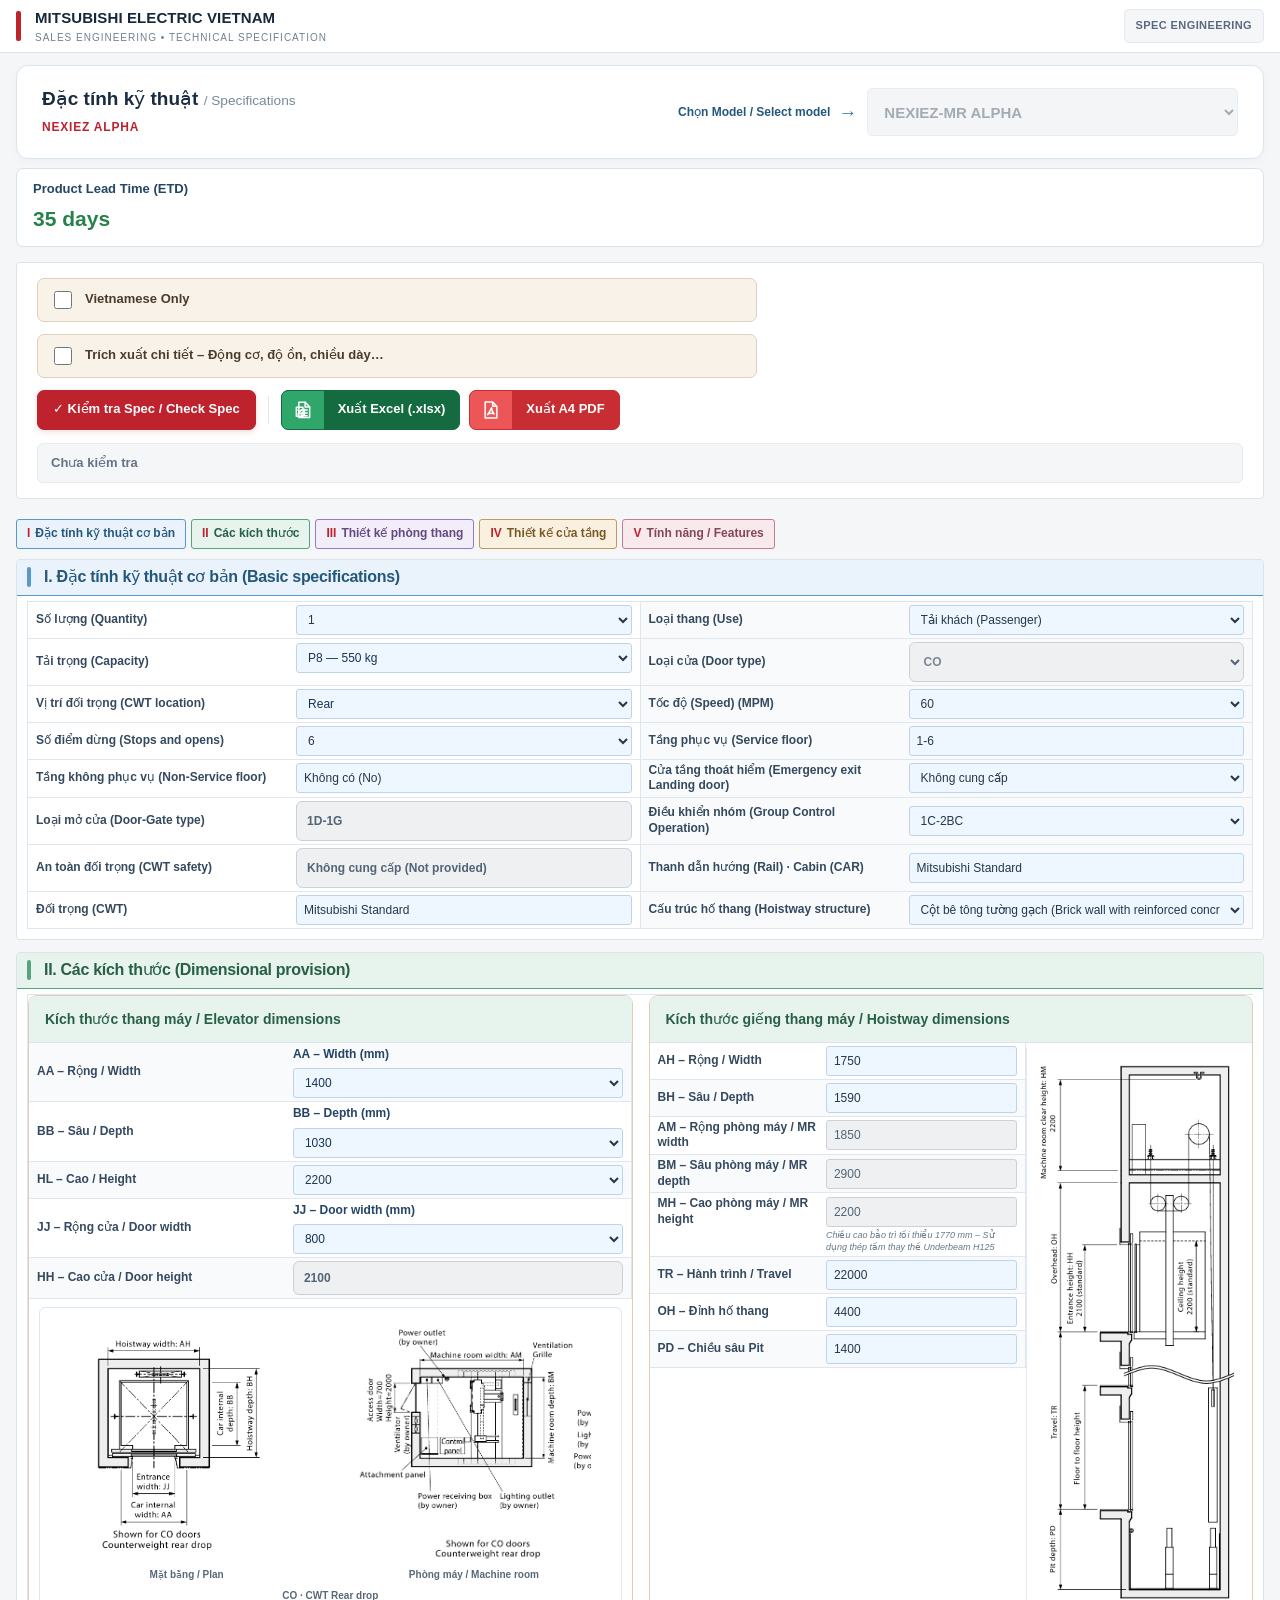
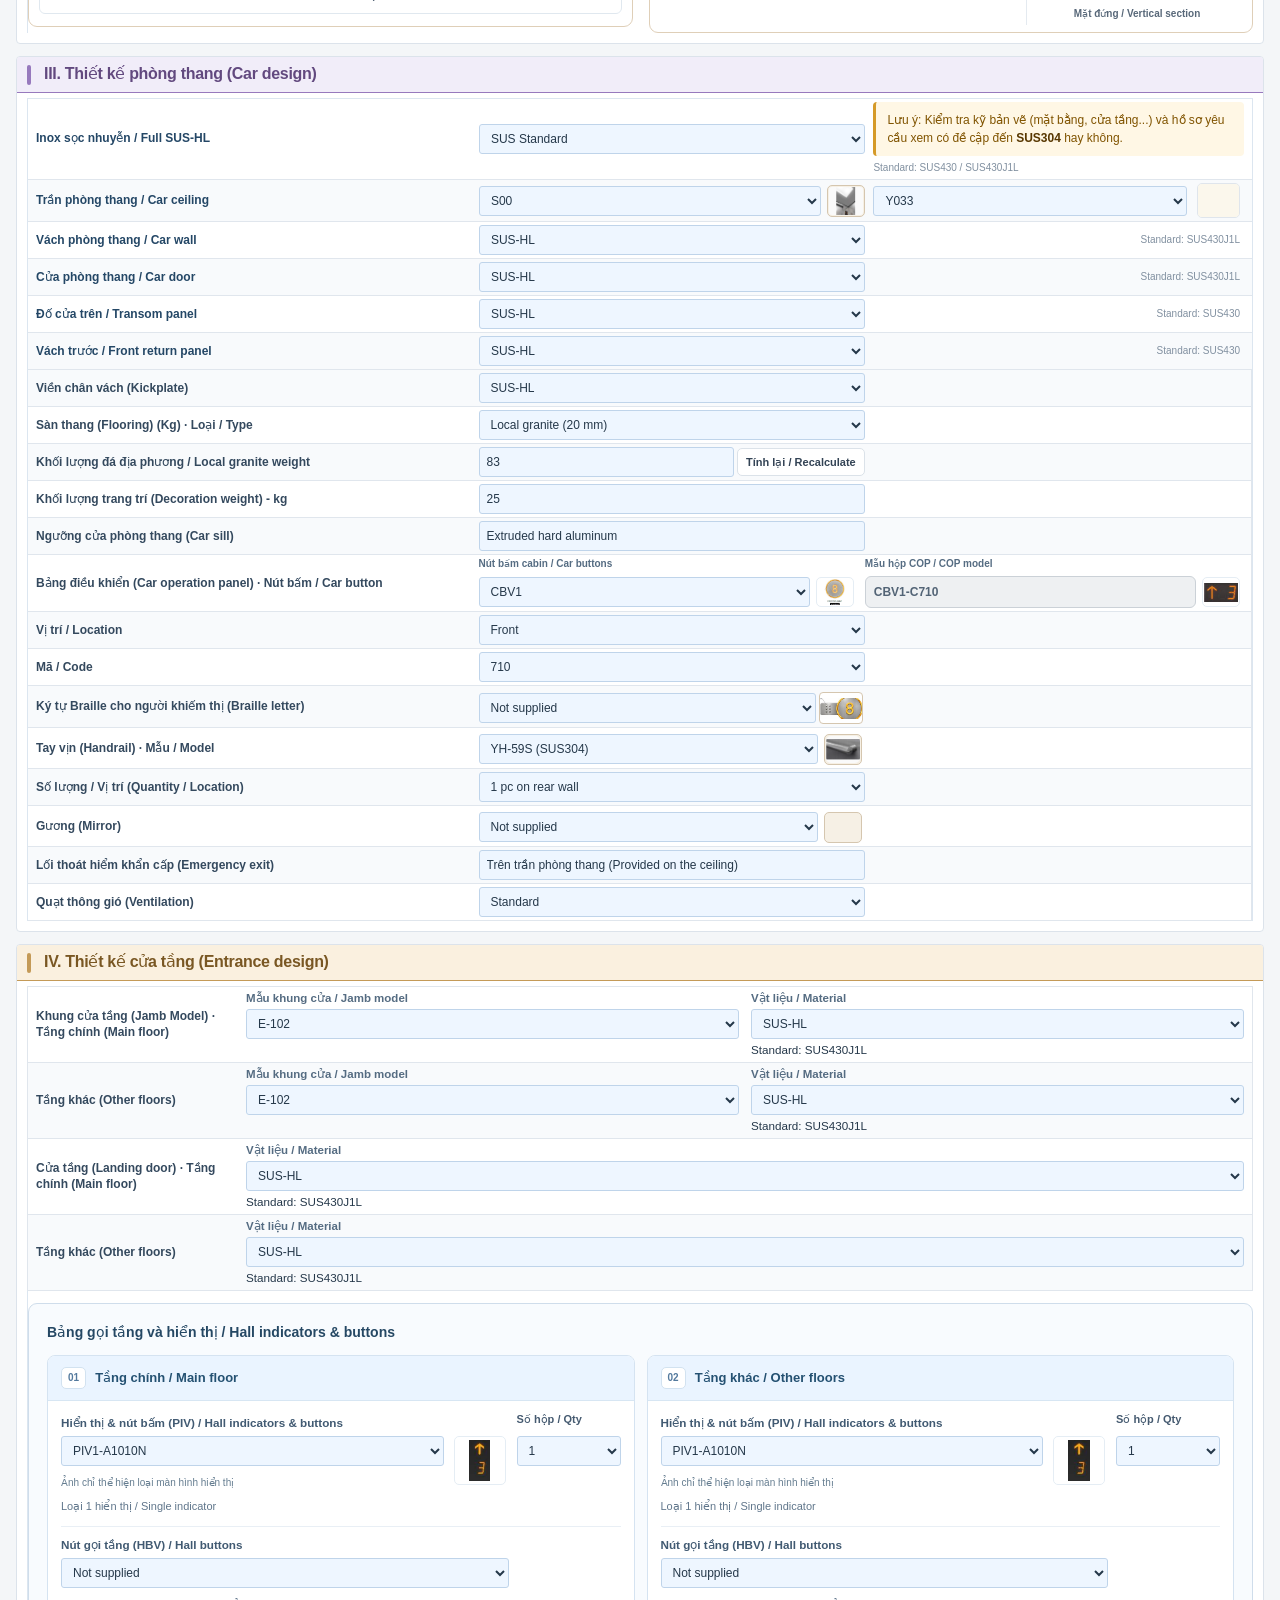
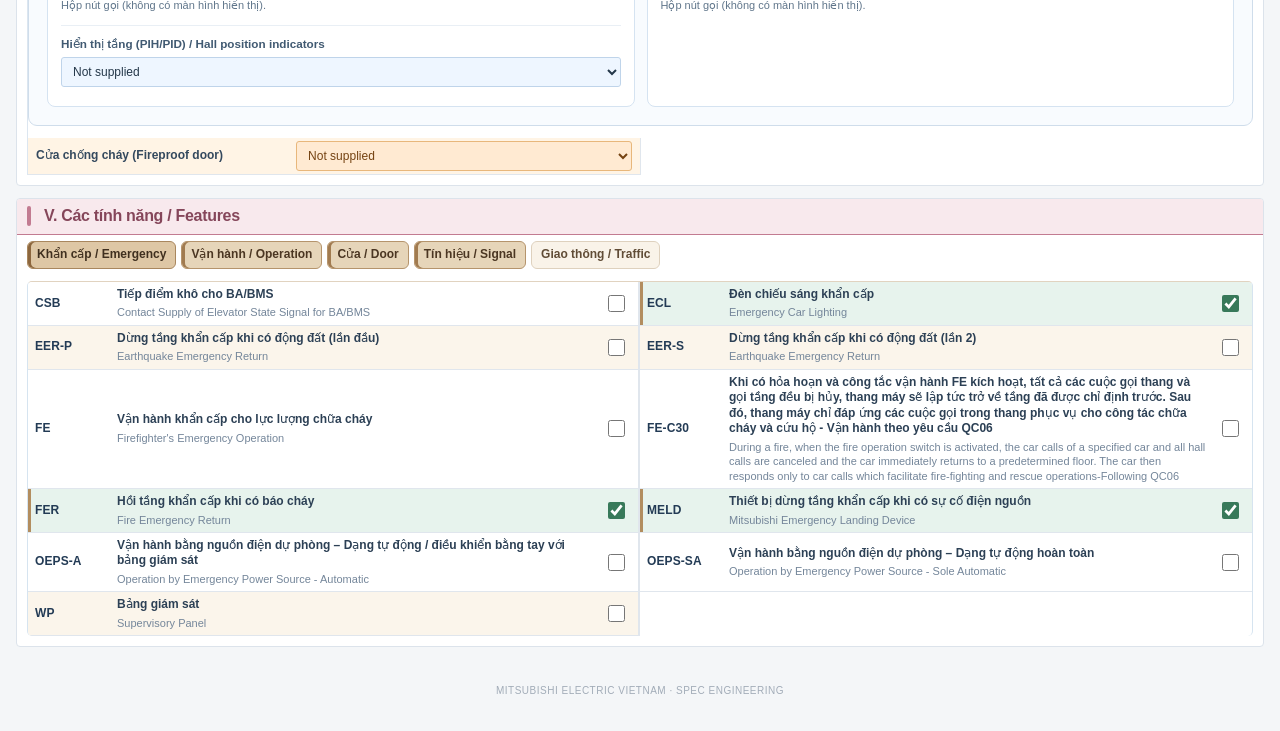
<file: spec.html>
<!DOCTYPE html>
<html lang="vi">
<head>
<meta charset="utf-8">
<meta name="specweb-build" content="5.8.198-mrl-handrail-three-positions">
<meta name="viewport" content="width=device-width, initial-scale=1">
<title>Spec Engineering | Mitsubishi Electric</title>
<!-- Browser icon / Home screen icon -->
<link rel="icon" type="image/png" sizes="256x256" href="assets/specweb-icon.png">
<link rel="shortcut icon" href="assets/specweb-icon.png">
<link rel="apple-touch-icon" sizes="256x256" href="assets/specweb-icon.png">
<meta name="theme-color" content="#f7f8fa">
<!-- Social sharing metadata (the final og:image URL is resolved in JavaScript for browsers;
     static preview crawlers may require an absolute deployed GitHub Pages URL) -->
<meta name="description" content="SpecWebTool – Elevator specification tool for NEXIEZ-MR and NEXIEZ-MRL Version2.">
<meta property="og:type" content="website">
<meta property="og:title" content="SpecWebTool | NEXIEZ-MR &amp; NEXIEZ-MRL V02">
<meta property="og:description" content="Elevator specification and technical check webtool.">
<meta property="og:image" content="assets/specweb-share.jpg">
<meta property="og:image:width" content="1200">
<meta property="og:image:height" content="630">
<meta name="twitter:card" content="summary_large_image">
<meta name="twitter:title" content="SpecWebTool | NEXIEZ-MR &amp; NEXIEZ-MRL V02">
<meta name="twitter:image" content="assets/specweb-share.jpg">

<style>
:root{font-family:"Segoe UI",Arial,sans-serif;color:#243142;background:#f7f8fa;font-synthesis:none}
*{box-sizing:border-box}body{margin:0;line-height:1.45}button,input,select{font:inherit}
button{cursor:pointer}button:disabled{cursor:not-allowed;opacity:.48}
.site-header{height:68px;background:white;border-bottom:1px solid #e6e9ee;display:flex;align-items:center;justify-content:space-between;gap:16px;padding:0 max(24px,calc((100vw - 1160px)/2));}
.brand{display:flex;align-items:center;gap:14px}.brand-bar{width:4px;height:32px;background:#d02228}.brand-text{font-size:16px;letter-spacing:.3px;font-weight:760;color:#18283b}.brand-sub{display:block;font-size:11px;font-weight:500;color:#718092;letter-spacing:.6px;margin-top:2px}.brand-side{font-size:12px;color:#718092;white-space:nowrap}
.workspace{max-width:1190px;margin:0 auto;padding:30px 20px 70px}
.intro{display:flex;align-items:end;justify-content:space-between;gap:24px;margin-bottom:22px;flex-wrap:wrap}.intro-title{margin:0;font-size:27px;letter-spacing:-.5px;font-weight:740;color:#1a2c43}.intro-caption{font-size:13px;color:#738094;margin:4px 0 0}.model-control{min-width:min(100%,370px);width:400px}.label-top{display:block;font-size:12px;letter-spacing:.1px;font-weight:720;color:#49566a;margin-bottom:8px}
input,select{width:100%;min-width:0;height:41px;border:1px solid #c9dbea;border-radius:5px;background:#eaf5ff;color:#19334b;padding:9px 12px;outline:none;transition:border-color .12s,box-shadow .12s}
select{cursor:pointer}input:focus,select:focus{border-color:#3886c4;box-shadow:0 0 0 2px #d6eafa}
input:disabled,select:disabled{background:#f0f2f4;color:#7d8894;border-color:#e0e5ea;box-shadow:none;cursor:not-allowed}
input[type="file"]{height:auto;background:white;border-color:#d6dde5;cursor:pointer;font-size:12px;padding:8px}
.database-options{margin-bottom:24px;border-bottom:1px solid #e4e8ed;padding-bottom:14px}.database-options summary{font-size:12px;color:#66778b;cursor:pointer;display:inline-flex;align-items:center;gap:7px;user-select:none}.database-options summary:hover{color:#c3282e}.database-content{margin-top:15px;background:#fff;border:1px solid #e9edf2;padding:14px;max-width:740px;border-radius:6px}.database-meta{font-size:12px;color:#576878;margin-bottom:9px}.database-buttons{display:flex;gap:8px;flex-wrap:wrap;margin-top:9px}
.btn{border:1px solid #dbe2e9;border-radius:5px;background:#fff;padding:10px 15px;color:#334355;font-weight:630;font-size:13px;line-height:1.3;min-height:40px}.btn:hover:not(:disabled){background:#f6f8fa;border-color:#b7c3cf}.btn-primary{background:#ba2028;border-color:#ba2028;color:white}.btn-primary:hover:not(:disabled){background:#a91e25;border-color:#a91e25}.btn-secondary{background:#fff;color:#273c53;border:1px solid #cad6e1}.btn-small{min-height:34px;padding:7px 11px;font-size:12px}.red{background:#ba2028;border-color:#ba2028;color:#fff}
.project-box{background:white;border:1px solid #e4e9f0;border-radius:7px;padding:21px 24px;margin-bottom:18px}.project-heading{font-size:15px;font-weight:720;margin:0 0 18px;color:#26394e}.project-grid{display:grid;grid-template-columns:1fr 1fr;gap:16px 24px}.project-grid .field{min-width:0}
.action-panel{background:white;border:1px solid #e4e9f0;border-radius:7px;padding:16px 20px;margin-bottom:24px}.tech-export-choice{display:flex;align-items:center;gap:10px;margin:0 0 12px;padding:9px 12px;border:1px solid #d5e1ef;border-radius:7px;background:#f7f9fc;color:#163458;cursor:pointer;max-width:720px}.tech-export-choice input{width:18px;height:18px;flex:none;accent-color:#b5262e}.tech-export-choice span{display:flex;flex-direction:column;gap:2px}.tech-export-choice strong{font-size:13px}.tech-export-choice small{font-size:11px;color:#62758d}.toolbar{display:flex;align-items:center;gap:10px;flex-wrap:wrap}.toolbar-sep{width:1px;height:28px;background:#e2e7ed;margin:0 2px}.export-buttons{display:flex;gap:9px;flex-wrap:wrap}
.check-top{margin-top:13px;padding:11px 14px;background:#f4f6f8;color:#657386;border-radius:5px;font-size:13px;font-weight:600;scroll-margin-top:18px;border:1px solid #e7ebf0}.check-top.source-pass{color:#21643d;background:#eaf7ee;border-color:#bee4ca}.check-top.fail{color:#a62430;background:#fff1f2;border-color:#edc1c6}.check-top.partial{color:#805f20;background:#fff9ec;border-color:#e9dbba}.check-top.running{color:#215d88;background:#eaf4ff;border-color:#c5dff1}
#check-issues:empty{display:none}#check-issues{margin-top:14px}.check-summary{font-size:14px;font-weight:700;padding:11px 12px;border-radius:4px}.check-fail{background:#fff0f0;color:#a8242c}.check-pass{background:#ecf7ef;color:#176638}.issue-card{border:1px solid #e4e9ed;border-left:3px solid #cf343e;border-radius:4px;background:#fff;padding:12px 14px;margin:9px 0;font-size:13px;line-height:1.65}.issue-card strong{display:block;font-size:14px;color:#26384c}.issue-warning{border-left-color:#d19b34}.issue-jump{font-size:12px;margin-top:9px;padding:7px 12px;min-height:32px}.issue-focus{outline:2px solid #d2222d!important;outline-offset:-2px;background:#fff0f1!important}.issue-input-focus{border-color:#d2222d!important;box-shadow:0 0 0 2px rgba(210,34,45,.22)!important}
.spec-section{background:white;border:1px solid #e4e9f0;border-radius:7px;margin:0 0 21px;padding:0 24px 20px}.section-heading{display:flex;align-items:center;gap:13px;border-bottom:1px solid #e5ebf0;margin:0 -24px 18px;padding:21px 24px 17px;font-size:20px;line-height:1.28;color:#1d3048;font-weight:750;letter-spacing:-.35px}.section-heading:before{content:"";display:block;background:#c72a32;height:23px;width:4px;flex-shrink:0}.section-fields{display:grid;grid-template-columns:minmax(0,1fr) minmax(0,1fr);gap:14px 23px}
.spec-row{display:flex;flex-direction:column;min-width:0;gap:6px}.spec-row.span-full{grid-column:1/-1}.spec-row-title{font-size:13px;font-weight:640;color:#34465c;line-height:1.45;min-height:20px}.spec-row-title .sub{font-weight:500;color:#61758a}.spec-row-inputs{display:grid;grid-template-columns:minmax(0,1fr);gap:12px}.spec-row.multi .spec-row-inputs{grid-template-columns:repeat(auto-fit,minmax(165px,1fr));gap:12px}.spec-row.multi{padding:14px 16px;border:1px solid #e6edf4;border-radius:5px;background:#fafbfd}.spec-row.multi .spec-row-title{font-size:14px;font-weight:690}
.field{display:flex;flex-direction:column;gap:6px;min-width:0}.field .nm{font-size:12px;color:#475d73;font-weight:590;line-height:1.35}.spec-row:not(.multi) .field .nm{display:none}.project-grid .field .nm{display:block;font-size:13px;font-weight:650}.field input,.field select{font-size:13px}.field .addr,.field .kind{display:none!important}.field.locked input,.field.locked select,.field.cf-locked input,.field.cf-locked select{background:#eff1f3;color:#78838e;border-color:#dce2e7}.field .dirty{border-color:#6aa9d4}.readonly-value{display:flex;align-items:center;min-height:41px;border:1px solid #e5e8ed;border-radius:5px;background:#f7f8fa;color:#697686;padding:9px 12px;font-size:13px}
.features-panel{background:white;border:1px solid #e4e9f0;border-radius:7px;padding:0 24px 24px}.feature-tabs{display:flex;gap:8px;flex-wrap:wrap;margin:17px 0 13px}.feature-tabs .btn{border:1px solid #e1e8ee;border-radius:4px;min-height:36px;padding:9px 13px;font-size:12px;color:#5a6a7c}.feature-tabs .btn.red{background:#bd2730;border-color:#bd2730;color:#fff}.feature-list{border-top:1px solid #e8edf2}.feature-line{display:grid;grid-template-columns:100px minmax(0,1fr) 44px;gap:16px;align-items:center;padding:13px 8px;border-bottom:1px solid #ebeff3;min-height:65px}.feature-line:last-child{border-bottom:0}.feature-line .addr,.feature-line .option,.feature-line .suggest{display:none!important}.feature-line .fcode{font-size:12px;color:#233b55;font-weight:740}.feature-line .fdesc{font-size:13px;color:#32465a;font-weight:590}.feature-line .fdesc small{display:block;font-size:12px;color:#7c8a98;font-weight:450;margin-top:3px}.feature-line input[type="checkbox"]{width:19px;height:19px;accent-color:#b9202b;justify-self:center;cursor:pointer}.feature-line.x{opacity:.5}.feature-line input:disabled{cursor:not-allowed}
.status-message{display:none;max-width:740px;font-size:12px;margin:8px 0;padding:9px 11px}.status-message.error{display:block;border:1px solid #ecc5c9;background:#fff1f2;color:#a0272f}
.hidden-internal{display:none!important}.footer{padding:22px 0 0;text-align:center;font-size:11px;color:#a2acb8}
@media(max-width:850px){.workspace{padding:23px 14px 42px}.site-header{padding:0 16px}.intro-title{font-size:22px}.model-control{width:100%;min-width:0}.section-fields{grid-template-columns:1fr}.spec-section,.features-panel,.project-box{padding-left:16px;padding-right:16px}.section-heading{margin-left:-16px;margin-right:-16px;padding:18px 16px;font-size:18px}.project-grid{grid-template-columns:1fr}.action-panel{padding:14px}.toolbar{align-items:stretch}.toolbar>.btn,.export-buttons{flex:1}.export-buttons .btn{flex:1}.feature-line{grid-template-columns:74px 1fr 28px;gap:8px}.brand-side{display:none}}
@media(max-width:530px){.toolbar-sep{display:none}.export-buttons{width:100%}.export-buttons .btn{font-size:12px;padding:9px 7px}.spec-row.multi .spec-row-inputs{grid-template-columns:1fr}.feature-line .fdesc{font-size:12px}}

.obs-inline{display:grid;grid-template-columns:minmax(0,1fr) auto;gap:8px;align-items:center}
.obs-preview-btn{white-space:nowrap;background:#fff;color:#245b8f;border-color:#bdd2e7}
.obs-preview-btn:disabled{opacity:.55}

.group-control-preview{margin-top:8px;padding:8px;border:1px solid #d7e0eb;border-radius:8px;background:#fff;max-width:380px;box-sizing:border-box}
.group-control-preview-thumb{display:block;max-width:100%;width:auto;max-height:320px;height:auto;margin:0 auto;object-fit:contain}
.group-control-preview-note{display:block;margin-top:6px;color:#5b6c7c;font-size:11px;line-height:1.35;text-align:center}
.group-preview-inline{align-items:stretch}

#ny40-popup{position:fixed;inset:0;z-index:70;background:rgba(10,26,45,.55);display:none;align-items:center;justify-content:center;padding:16px}
#ny40-popup.show{display:flex}
.ny40-dialog{width:min(760px,100%);max-height:94vh;overflow:auto;background:#fff;border:1px solid #dbe6ef;border-radius:12px;box-shadow:0 22px 70px rgba(16,35,58,.28)}
.ny40-head{display:flex;justify-content:space-between;gap:12px;align-items:flex-start;padding:18px 20px;border-bottom:1px solid #e7edf3}
.ny40-tag{display:inline-block;background:#eaf4ff;color:#235f98;padding:5px 10px;border-radius:999px;font-size:11px;font-weight:700;margin-bottom:6px}
.ny40-head h3{margin:0;color:#18314a;font-size:20px}.ny40-close{border:0;background:#f0f4f8;border-radius:8px;width:34px;height:34px;font-size:22px;line-height:1}
.ny40-body{padding:18px 20px}.ny40-imagewrap{display:flex;justify-content:center;align-items:center;min-height:280px;border:1px solid #e2eaf1;border-radius:10px;background:linear-gradient(#f9fcff,#edf4fa)}
.ny40-imagewrap img{max-width:96%;max-height:250px;object-fit:contain}
.ny40-desc{margin-top:14px;border:1px solid #deebf6;background:#eef6ff;border-radius:10px;padding:12px 14px}
.ny40-desc strong{display:block;color:#17324c;font-size:15px}.ny40-desc span{display:block;color:#577089;font-size:13px;margin-top:4px}
.ny40-choices{display:grid;grid-template-columns:repeat(5,minmax(0,1fr));gap:8px;margin-top:16px}.ny40-choice{border:1px solid #dce7f0;background:#fff;border-radius:10px;padding:7px;min-width:0}.ny40-choice.active{border:2px solid #2d6da8;background:#eaf4ff;padding:6px}.ny40-choice img{width:100%;height:82px;object-fit:contain}.ny40-choice b{display:block;font-size:12px;color:#20384f;margin-top:4px}.ny40-foot{display:flex;justify-content:flex-end;padding:14px 20px;border-top:1px solid #e7edf3}
@media(max-width:850px){.obs-inline{grid-template-columns:1fr}.obs-preview-btn{width:100%}.ny40-choices{grid-template-columns:repeat(3,minmax(0,1fr))}.ny40-imagewrap{min-height:230px}.ny40-imagewrap img{max-height:205px}}
@media(max-width:530px){.ny40-head,.ny40-body,.ny40-foot{padding:14px}.ny40-head h3{font-size:18px}.ny40-choices{grid-template-columns:repeat(2,minmax(0,1fr))}.ny40-choice img{height:72px}}


/* v3.9: dimension errors are concise, with actual values and workbook-derived limits. */
.check-error-row{display:flex;flex-direction:column;align-items:flex-start;gap:3px;text-align:left}
.check-error-row strong{font-size:13px;line-height:1.4;font-weight:650}
.check-error-explanation{display:block;color:#a32d34;font-size:12px;line-height:1.55;font-weight:500;white-space:normal}

/* v5.8.21: full-width, balanced dimension groups for MR and MRL. */
.dimension-section-fields{display:block!important;width:100%;min-width:0}
.dimension-groups{display:grid!important;grid-template-columns:minmax(0,.94fr) minmax(0,1.16fr);gap:16px;width:100%;grid-column:1/-1;align-items:start}
.dimension-group{border:1px solid #d6e5f3;border-radius:9px;overflow:hidden;min-width:0;background:#fff}
.dimension-group-title{margin:0;padding:13px 16px;background:#eaf4ff;color:#173c61;font-size:14px;font-weight:750;border-bottom:1px solid #d6e5f3;min-height:46px}
.dimension-entry{display:grid!important;grid-template-columns:minmax(112px,.85fr) minmax(135px,1fr);column-gap:12px;align-items:center;padding:9px 14px;border-bottom:1px solid #e5ecf4;min-height:62px}
.dimension-hoistway .dimension-entry{grid-template-columns:minmax(105px,.78fr) minmax(110px,.84fr) minmax(125px,1fr)}
.dimension-entry:last-child{border-bottom:0}
.dimension-entry .spec-row-title{font-size:12px;line-height:1.4;min-height:0;overflow-wrap:break-word}
/* Make input and its dynamic AH/BH/OH/PD hint siblings in the layout without changing their DOM ownership. */
.dimension-entry .spec-row-inputs,.dimension-entry .field{display:contents!important}
.dimension-entry input,.dimension-entry select{display:block;width:100%;min-width:0;max-width:100%;height:40px}
.dimension-entry .cwt-minimum-hint,.dimension-entry .oh-minimum-hint{font-size:11px!important;line-height:1.4!important;margin:0!important;overflow-wrap:anywhere;min-width:0}
.dimension-car .dimension-entry .cwt-minimum-hint,.dimension-car .dimension-entry .oh-minimum-hint{grid-column:2}
.dimension-hoistway .dimension-entry .cwt-minimum-hint,.dimension-hoistway .dimension-entry .oh-minimum-hint{grid-column:3}
.dimension-hoistway .dimension-entry:not(:has(.cwt-minimum-hint,.oh-minimum-hint)) input,
.dimension-hoistway .dimension-entry:not(:has(.cwt-minimum-hint,.oh-minimum-hint)) select{grid-column:2}
.dimension-entry .readonly-value{min-width:0}
@media(max-width:1000px){
 .dimension-groups{grid-template-columns:1fr!important;gap:14px}
 .dimension-entry{grid-template-columns:minmax(120px,.8fr) minmax(0,1fr)}
 .dimension-hoistway .dimension-entry{grid-template-columns:minmax(120px,.8fr) minmax(130px,.9fr) minmax(120px,1.1fr)}
}
@media(max-width:580px){
 .dimension-entry,.dimension-hoistway .dimension-entry{grid-template-columns:minmax(105px,.82fr) minmax(0,1fr);gap:8px;padding:9px 11px}
 .dimension-entry .cwt-minimum-hint,.dimension-entry .oh-minimum-hint,
 .dimension-hoistway .dimension-entry .cwt-minimum-hint,.dimension-hoistway .dimension-entry .oh-minimum-hint{grid-column:2;grid-row:auto;margin-top:-2px!important}
 .dimension-group-title{padding:12px}
}
.leadtime-check{background:#fff;border:1px solid #d7e3ef;border-radius:7px;padding:11px 16px;margin:-7px 0 15px}.leadtime-label{font-size:13px;font-weight:750;color:#254564}.leadtime-label span{font-size:11px;color:#697a8c;font-weight:500}.leadtime-main{display:flex;align-items:center;gap:14px;margin-top:5px}.leadtime-main strong{font-size:21px;color:#a22c34;white-space:nowrap}.leadtime-reasons{font-size:12px;line-height:1.45;color:#465c70}.leadtime-reasons div+div{margin-top:3px}@media(max-width:580px){.leadtime-check{padding:9px 11px;margin:0 0 10px}.leadtime-main{gap:10px}.leadtime-main strong{font-size:18px}.leadtime-label span{display:block;font-size:10px}}

/* Version02: only a maximum hint beside existing Decoration Weight input. */
.field.mrl-decoration-field{display:grid;grid-template-columns:minmax(0,1fr) auto;column-gap:9px;align-items:center}
.field.mrl-decoration-field .nm{grid-column:1/-1}
.field.mrl-decoration-field input{grid-column:1;min-width:0}
.mrl-decoration-maximum{grid-column:2;white-space:nowrap;font-weight:650;font-size:12px;color:#48637f}
.mrl-decoration-maximum.unavailable{color:#7b8796}
.mrl-decoration-maximum.overlimit{color:#b42530}
.mrl-decoration-maximum:has(.mrl-flooring-overlimit-note){white-space:normal;max-width:340px;line-height:1.45}
.mrl-flooring-overlimit-note{font-weight:600;color:#b42530}
@media(max-width:520px){.field.mrl-decoration-field{grid-template-columns:minmax(0,1fr)}.mrl-decoration-maximum{grid-column:1}}

/* v5.8.68: two-stop Travel warning is display-only, scoped to MR/MRL Travel input. */
.travel-limit-hint{display:block;font-size:11px;line-height:1.45;color:#a62430;font-weight:650;margin-top:5px;overflow-wrap:anywhere}
.travel-limit-hint[hidden]{display:none!important}
input.travel-over-limit{border-color:#ca303a!important;box-shadow:0 0 0 1px rgba(202,48,58,.10);background:#fff2f3!important}
.dimension-hoistway .dimension-entry .travel-limit-hint{grid-column:3;min-width:0;margin:0!important}
.dimension-hoistway .dimension-entry:has(.travel-limit-hint) input{grid-column:2}
@media(max-width:580px){.dimension-hoistway .dimension-entry .travel-limit-hint{grid-column:2;grid-row:auto;margin-top:-2px!important}}

/* v5.8.79: Structural narrowing guidance appears to the right of MR BED AH/BH. */
.mr-bed-shaft-note{color:#a35a13;font-size:11px;line-height:1.4;overflow-wrap:anywhere;min-width:0}
.mr-bed-shaft-note[hidden]{display:none!important}
.dimension-hoistway .dimension-entry:has(.mr-bed-shaft-note:not([hidden])) .mr-bed-shaft-note{grid-column:3}
.dimension-hoistway .dimension-entry:has(.mr-bed-shaft-note:not([hidden])) input{grid-column:2}
.dimension-entry input.mr-bed-over-max{border-color:#d38a35;background:#fff9ed}

/* MR only – permanently visible MH maintenance headroom guidance (display only). */
.dimension-hoistway .dimension-entry .mr-mh-maintenance-note{
  grid-column:3;display:block;min-width:0;margin:0;
  color:#65788a;font-size:11px;font-style:italic;font-weight:400;
  line-height:1.5;overflow-wrap:break-word;
}
.dimension-hoistway .dimension-entry:has(.mr-mh-maintenance-note) input{grid-column:2}
@media(max-width:580px){
 .dimension-hoistway .dimension-entry .mr-mh-maintenance-note{
  grid-column:2;grid-row:auto;font-size:10.5px;margin-top:-2px;
 }
}

/* Mobile: full-width structural note below AH/BH rather than squeezed into the input column. */
@media(max-width:740px){
 .dimension-hoistway .dimension-entry:has(.mr-bed-shaft-note:not([hidden])){align-items:start;row-gap:6px}
 .dimension-hoistway .dimension-entry .mr-bed-shaft-note:not([hidden]){
  display:block!important;grid-column:1 / -1!important;grid-row:auto!important;
  width:100%;box-sizing:border-box;padding:9px 11px;margin:2px 0 3px;
  border:1px solid #e3bb77;border-left:3px solid #c17c21;border-radius:5px;
  background:#fff7e8;color:#8e4a0e;font-size:12px;line-height:1.55;
  white-space:normal;overflow-wrap:anywhere;word-break:normal;
 }
 .dimension-hoistway .dimension-entry:has(.mr-bed-shaft-note:not([hidden])) input{grid-column:2;min-width:0}
 #check-issues .check-error-row{white-space:normal;overflow-wrap:anywhere;line-height:1.5}
 #check-issues .check-error-explanation{display:block;white-space:normal;overflow-wrap:anywhere}
}

.ny40-cop-hint{display:block;margin-top:5px;color:#8b521e;font-size:11px;line-height:1.4}
.ny40-cop-hint[hidden]{display:none!important}
.feature-dependency-note{display:block;color:#8b521e;font-size:11px;margin-top:4px;font-weight:500}

/* v5.8.154: inline preview thumbnails for selected feature codes. */
.feature-visual-inline{display:flex;align-items:center;gap:8px;margin-top:6px;flex-wrap:wrap}
.feature-visual-thumb{display:block;width:auto;height:auto;max-width:72px;max-height:84px;border:1px solid #d8cfbf;border-radius:6px;background:#fff;padding:2px;object-fit:contain}
.feature-visual-caption{display:block!important;font-size:10.5px;color:#7a6853;font-weight:600;margin-top:0!important}
@media(max-width:530px){.feature-visual-thumb{max-width:58px;max-height:72px}.feature-visual-caption{font-size:10px}}


/* v5.8.158 – source-linked capacity grouping. Original SpecForm dimension fields remain in Section II. */
.capacity-group-choice{display:grid;gap:5px;margin-bottom:12px;padding:11px 12px;border:1px solid #d8e5f1;background:#f4f9ff;border-radius:7px}
.capacity-group-choice label{font-weight:700;font-size:12px;color:#26415b}
.capacity-group-choice select{background:#fff}
.capacity-group-hint{display:block;font-size:11px;color:#5d7185;line-height:1.5}
.mr-capacity-source>.nm{font-size:12px}
.capacity-duplicate-warning{display:block;color:#a05b1d;font-size:11px;line-height:1.5;margin-top:7px}
.capacity-duplicate-warning:empty{display:none}
.mr-door-group-selector{margin-top:2px;background:#eaf5ff!important;opacity:1!important;cursor:pointer!important}

/* v5.8.158 – editing controls in their original Sections I/II, source values remain hidden. */
.mr-original-internal{display:none!important}
.mr-selector-control{display:flex;flex-direction:column;gap:5px;min-width:0}
.mr-selector-label{font-size:12px;font-weight:700;color:#244466}
.mr-selector-control select{width:100%;min-height:40px;background:#eaf5ff!important;border:1px solid #b5d2f0!important;color:#163454!important;opacity:1!important;cursor:pointer}
.mr-selector-control select:disabled{background:#f0f6fc!important;color:#234567!important;opacity:1!important;-webkit-text-fill-color:#234567!important;cursor:default}
.mr-exact-selector{display:grid;gap:5px;margin-top:8px;padding:8px 10px;border:1px solid #e8c5a3;border-radius:7px;background:#fff9ee}
.mr-exact-selector[hidden]{display:none!important}
.mr-exact-selector label{font-size:12px;font-weight:700;color:#76512a}
.mr-capacity-source .field{min-width:0}

/* v5.8.166: original user-supplied drawings, compact dimension rows (NEXIEZ-MR). */
.workspace .dimension-groups[data-model="MR"] .dimension-car .dimension-entry{padding:5px 10px!important;min-height:46px!important;row-gap:3px!important}
.workspace .dimension-groups[data-model="MR"] .dimension-entry input,
.workspace .dimension-groups[data-model="MR"] .dimension-entry select{height:34px!important;min-height:34px!important;padding-top:4px;padding-bottom:4px}
.workspace .dimension-groups[data-model="MR"] .dimension-entry .spec-row-title{font-size:11px;line-height:1.28!important}
.mr-plan-room-figure{margin:8px 10px 12px;padding:10px 8px;border:1px solid #e0e8ef;border-radius:6px;background:#fff;display:flex;flex-direction:column;gap:6px}.mr-plan-room-grid{display:grid;grid-template-columns:minmax(0,1fr) minmax(0,1fr);gap:10px;align-items:start}.mr-plan-box{margin:0;display:flex;flex-direction:column;align-items:center;min-width:0}.mr-plan-box img{width:100%;height:auto;max-height:245px;object-fit:contain;display:block}.mr-plan-caption,.mr-shaft-figure figcaption{font-size:10px;font-weight:650;text-align:center;color:#586879;margin-top:5px}.mr-plan-room-note{font-size:10px;font-weight:650;text-align:center;color:#586879}
.workspace .dimension-groups[data-model="MR"] .mr-shaft-with-figure{display:grid;grid-template-columns:minmax(0,1.25fr) minmax(145px,.75fr);grid-template-rows:auto 1fr;align-items:stretch}
.mr-shaft-with-figure>.dimension-group-title{grid-column:1/-1;grid-row:1}
.mr-shaft-content{min-width:0;grid-column:1;grid-row:2}
.workspace .dimension-groups[data-model="MR"] .mr-shaft-content .dimension-entry{grid-template-columns:minmax(93px,.85fr) minmax(85px,1fr)!important;padding:5px 7px!important;min-height:50px!important;column-gap:6px!important;row-gap:3px!important}
.workspace .mr-shaft-content .dimension-entry .cwt-minimum-hint,
.workspace .mr-shaft-content .dimension-entry .oh-minimum-hint,
.workspace .mr-shaft-content .dimension-entry .travel-limit-hint,
.workspace .mr-shaft-content .dimension-entry .mr-mh-maintenance-note,
.workspace .mr-shaft-content .dimension-entry .mr-bed-shaft-note:not([hidden]){grid-column:2!important;font-size:9px!important;line-height:1.25!important}
.mr-shaft-figure{grid-column:2;grid-row:2;margin:5px 5px 7px 0;padding:4px 0;border-left:1px solid #e4eaf0;display:flex;align-items:center;justify-content:space-between;flex-direction:column;min-width:0}
.mr-shaft-figure img{display:block;width:100%;height:100%;max-height:550px;min-height:270px;object-fit:contain}
@media(max-width:600px){
 .workspace .dimension-groups[data-model="MR"] .mr-shaft-with-figure{grid-template-columns:minmax(0,1.13fr) minmax(102px,.72fr)}
 .workspace .dimension-groups[data-model="MR"] .mr-shaft-content .dimension-entry{grid-template-columns:minmax(65px,.78fr) minmax(75px,1fr)!important;padding:5px!important}
 .workspace .dimension-groups[data-model="MR"] .dimension-entry .spec-row-title{font-size:10px!important}
 .mr-shaft-figure img{min-height:280px}
 .mr-plan-box img{max-height:220px}
}
.mr-p6c3-hint{display:block;margin-top:4px;font-size:11px;line-height:1.45;color:#356179;font-weight:550}

/* v5.8.182: source-based OH and PD minima next to the original MRL inputs. */
.workspace .dimension-groups[data-model="MRL"] .dimension-hoistway .dimension-entry:has(.mrl-ts-two-minima){grid-template-columns:minmax(102px,.72fr) minmax(100px,.85fr) minmax(185px,1.2fr)}
.workspace .dimension-groups[data-model="MRL"] .oh-minimum-hint.mrl-ts-two-minima{display:flex;flex-direction:column;align-items:flex-start;justify-content:center;gap:3px;grid-column:3!important;margin:0!important;font-size:10.5px!important;line-height:1.35!important;overflow-wrap:normal!important}
.mrl-ts-minimum-line{white-space:normal;color:#304f6a}
.mrl-ts-minimum-line strong{color:#123451;white-space:nowrap}
.mrl-ts-minimum-unavailable{color:#a32832;font-size:10px}
@media(max-width:580px){
 .workspace .dimension-groups[data-model="MRL"] .dimension-hoistway .dimension-entry:has(.mrl-ts-two-minima){grid-template-columns:minmax(95px,.8fr) minmax(0,1fr)}
 .workspace .dimension-groups[data-model="MRL"] .oh-minimum-hint.mrl-ts-two-minima{grid-column:2!important;grid-row:auto!important;align-items:flex-start;margin-top:2px!important}
}
</style>
<style>
/* SpecWebTool responsive presentation layer. Technical engines remain unchanged. */
:root{--me-red:#bd222d;--me-ink:#15263a;--me-muted:#65768a;--me-border:#e2e8ef;--me-light:#eff7ff;--me-blue-border:#c9dff4;--me-grey:#f1f3f5;color-scheme:light}
body{background:#f3f5f8;color:var(--me-ink);font-size:14px;-webkit-font-smoothing:antialiased}
.site-header{height:66px;padding:0 max(22px,calc((100vw - 1310px)/2));border-bottom:1px solid #dce3eb;background:white;position:relative;z-index:2}
.brand-bar{background:var(--me-red);height:30px;width:5px;border-radius:2px}
.brand-text{font-weight:800;letter-spacing:.1px;font-size:15px;color:#17283b}
.brand-sub{font-size:10px;letter-spacing:1px;color:#718092}
.brand-side{background:#f4f6f8;border:1px solid #e5e9ef;padding:8px 11px;border-radius:5px;font-size:11px;font-weight:700;letter-spacing:.4px;color:#596a7f}
.workspace{max-width:1324px;padding:26px 24px 100px}
.intro{background:white;border:1px solid var(--me-border);border-radius:12px;padding:22px 25px;margin-bottom:16px;align-items:center;box-shadow:0 2px 12px #182b4110}
.intro-title{font-size:28px;letter-spacing:-.75px;line-height:1.18;color:#1a2c42}
.intro-caption{font-size:12px;margin:8px 0 0;letter-spacing:.8px;font-weight:700;color:var(--me-red)}
.model-control{width:410px;min-width:min(100%,360px)}.label-top{font-size:11px;text-transform:uppercase;letter-spacing:.75px;color:#526579}
.model-control select{font-size:15px;font-weight:750;height:48px;border-color:#c9d6e2;box-shadow:0 2px 6px #12263c06}
.database-options{margin:0 2px 20px;border:0;padding:0}.database-options summary{font-size:12px;color:#78889a}.database-content{box-shadow:0 5px 18px #152a3912;border-radius:9px;border:1px solid var(--me-border)}
.project-box,.action-panel,.spec-section,.features-panel{box-shadow:0 2px 11px #16324a08;border:1px solid var(--me-border);border-radius:10px}
.project-box{padding:20px 24px 24px;margin-bottom:14px;border-top:3px solid var(--me-red)}
.project-heading{font-size:16px;font-weight:800;margin-bottom:15px;color:#1d2f44;letter-spacing:-.2px}
.project-grid{display:grid;grid-template-columns:1fr 1fr;gap:15px 24px}
.action-panel{padding:15px 20px;margin-bottom:15px}
.toolbar{gap:10px}.toolbar .btn{min-height:40px;border-radius:7px}
.btn-primary{background:var(--me-red);border-color:var(--me-red);font-weight:750;box-shadow:0 2px 6px #bb202827}
.btn-primary:hover:not(:disabled){background:#a71e29;border-color:#a71e29}
.btn-secondary{background:#fff;font-weight:700;color:#243a50}.btn-secondary:hover:not(:disabled){background:#f6f9fc}
.check-top{border-radius:6px;margin-top:13px;font-size:13px;padding:10px 13px}
.spec-nav{display:flex;gap:8px;overflow-x:auto;padding:3px 0 15px;scrollbar-width:thin;white-space:nowrap;-webkit-overflow-scrolling:touch}
.spec-nav a{display:inline-flex;align-items:center;justify-content:center;gap:5px;text-decoration:none;font-size:12px;color:#52657b;font-weight:700;border:1px solid #dce4eb;background:#fff;border-radius:7px;min-height:35px;padding:7px 12px;transition:all .15s}
.spec-nav a:hover{color:var(--me-red);border-color:#e5aeb2;background:#fff8f8}
.spec-nav a b{color:var(--me-red);font-weight:850}
.spec-section{padding:0 22px 12px;margin-bottom:15px;background:#fff;overflow:hidden;scroll-margin-top:12px}
.section-heading{margin:0 -22px 8px;padding:19px 22px 18px;border-bottom:1px solid #e2e8ef;background:linear-gradient(90deg,#fcfcfd,#fff);font-size:19px;color:#172c44;letter-spacing:-.3px}
.section-heading:before{background:var(--me-red);width:4px;height:25px;border-radius:2px}
.section-fields{display:grid;grid-template-columns:minmax(0,1fr) minmax(0,1fr);gap:0 32px}
.spec-row{display:grid;grid-template-columns:minmax(0,.95fr) minmax(0,1.05fr);gap:11px;align-items:center;border-bottom:1px solid #edf0f4;padding:9px 0;min-height:56px}
.spec-row:nth-last-child(1),.spec-row:nth-last-child(2){border-bottom-color:#edf0f4}
.spec-row-title{font-size:12.5px;color:#34495e;font-weight:680;min-height:0;line-height:1.38;overflow-wrap:anywhere}
.spec-row-inputs{display:block;min-width:0}
.spec-row:not(.multi) .field .nm{display:none}
.field{min-width:0;gap:5px}
.field input,.field select{height:40px;font-size:12.8px;border-radius:6px;background:#edf7ff;border:1px solid #cce0f1;color:#152f4b;font-weight:580;padding:7px 10px;max-width:100%}
.field input:focus,.field select:focus{outline:0;border-color:#548cbb;box-shadow:0 0 0 3px #b9dfff5e;background:#f6fbff}
.field input:disabled,.field select:disabled,.field.locked input,.field.locked select,.field.cf-locked input,.field.cf-locked select{background:#f0f2f4;color:#7a8592;border-color:#e2e6eb}
.spec-row.multi{grid-column:1/-1;display:grid;grid-template-columns:190px minmax(0,1fr);gap:20px;background:#fafcfe;border:1px solid #e6edf4;padding:13px 16px;border-radius:7px;margin:8px 0}
.spec-row.multi .spec-row-title{font-size:13px;font-weight:760;line-height:1.55}
.spec-row.multi .spec-row-inputs{display:grid;grid-template-columns:repeat(auto-fit,minmax(176px,1fr));gap:12px}
.spec-row.multi .field .nm{display:block;font-size:11.5px;line-height:1.3;color:#556c82;font-weight:680}
.readonly-value{background:#f0f2f4;border:1px solid #e1e6ed;font-size:12.5px;color:#66788a;min-height:40px;padding:9px 12px}
.features-panel{padding:0 22px 23px;overflow:hidden;margin-top:6px;scroll-margin-top:12px}
.features-panel .section-heading{margin:0 -22px 16px;padding:19px 22px 18px}
.feature-tabs{display:flex;flex-wrap:nowrap;overflow-x:auto;padding:0 0 6px;scrollbar-width:thin;white-space:nowrap;gap:7px}
.feature-tabs .btn{flex:0 0 auto;border-radius:6px!important;background:#f7f9fc;color:#52657c;font-weight:700;min-height:38px}
.feature-tabs .btn.red{background:#c12733!important;border-color:#c12733!important;color:#fff!important}
.feature-list{display:grid;grid-template-columns:1fr 1fr;column-gap:20px}
.feature-line{grid-template-columns:minmax(56px,76px) minmax(0,1fr) 34px;gap:9px;padding:11px 5px;min-height:62px}
.feature-line .fcode{font-size:12px;letter-spacing:.1px;font-weight:820}
.feature-line .fdesc{font-weight:650;color:#2c4055;line-height:1.35;font-size:12px}
.feature-line .fdesc small{font-weight:500;font-size:11.5px;color:#74869a}
.feature-line input[type=checkbox]{accent-color:var(--me-red);width:21px;height:21px}
.footer{font-size:10px;letter-spacing:.5px;padding-top:25px}
.mobile-actions{display:none}
@media(max-width:1080px){.section-fields{grid-template-columns:1fr}.spec-row{grid-template-columns:minmax(0,.9fr) minmax(0,1.1fr)}.feature-list{grid-template-columns:1fr 1fr}.workspace{padding:22px 16px 80px}}
@media(max-width:740px){
 .site-header{height:58px;padding:0 15px}.brand-text{font-size:12.6px}.brand-sub{font-size:9px}.brand-side{display:none}
 .workspace{padding:14px 11px 112px}.intro{padding:16px 16px 18px;gap:12px;margin-bottom:12px;align-items:start;border-radius:9px}
 .intro-title{font-size:21px;line-height:1.3}.intro-caption{font-size:10px;margin-top:4px}
 .model-control{width:100%;min-width:0}.label-top{margin-bottom:6px}
 .database-options{margin-bottom:13px;padding:0 5px}.database-content{padding:12px}
 .project-box,.action-panel,.spec-section,.features-panel{border-radius:8px;margin-bottom:12px}
 .project-box{padding:15px 14px}.project-heading{font-size:14px;margin-bottom:8px}.project-grid{grid-template-columns:1fr;gap:0}
 .project-grid .field{display:grid;grid-template-columns:minmax(0,43fr) minmax(0,57fr);gap:9px;align-items:center;padding:7px 0;border-bottom:1px solid #edf1f5}
 .project-grid .field:last-child{border:0}.project-grid .field .nm{font-size:12px}
 .project-grid input{font-size:13px}
 .action-panel{padding:12px 14px}.action-panel>.toolbar{display:none}.check-top{margin:0;font-size:12px;padding:10px 11px}
 .spec-nav{gap:6px;padding:0 0 11px}.spec-nav a{font-size:11px;padding:7px 10px;min-height:33px}
 .spec-section{padding:0 13px 10px;overflow:hidden}.section-heading{margin:0 -13px 6px;padding:15px 13px;border-radius:0;font-size:16px}
 .section-heading:before{height:21px}
 .section-fields{display:grid;grid-template-columns:1fr;gap:0}
 .spec-row{grid-template-columns:minmax(0,43fr) minmax(0,57fr);gap:9px;min-height:52px;padding:7px 0;border-bottom:1px solid #eef1f4}
 .spec-row-title{font-size:12px;line-height:1.36;font-weight:650}
 .field input,.field select,.readonly-value{height:auto;min-height:36px;font-size:12px;padding:7px 8px}
 .spec-row.multi{display:block;margin:7px 0;padding:9px 10px;border-radius:6px}
 .spec-row.multi .spec-row-title{font-size:12px;margin-bottom:7px}
 .spec-row.multi .spec-row-inputs{display:grid;grid-template-columns:1fr;gap:0}
 .spec-row.multi .field{display:grid;grid-template-columns:minmax(0,43fr) minmax(0,57fr);gap:9px;align-items:center;padding:6px 0;border-top:1px solid #e7edf3}
 .spec-row.multi .field .nm{font-size:11.5px}
 .features-panel{padding:0 13px 12px}.features-panel .section-heading{margin:0 -13px 12px;padding:15px 13px}
 .feature-list{display:block}.feature-line{grid-template-columns:minmax(0,58px) minmax(0,1fr) 28px;min-height:56px;padding:9px 0;gap:8px}
 .feature-line .fdesc{font-size:11.6px}.feature-line .fdesc small{font-size:10.6px}
 .mobile-actions{display:grid;grid-template-columns:minmax(0,1.25fr) minmax(0,1fr) minmax(0,1fr);gap:7px;position:fixed;bottom:0;left:0;right:0;padding:10px 11px calc(10px + env(safe-area-inset-bottom,0px));background:#fff;border-top:1px solid #dbe2ea;box-shadow:0 -6px 25px #152c4920;z-index:50}
 .mobile-actions button{border:1px solid #d3dde7;background:#f5f8fb;color:#2b4056;border-radius:7px;padding:10px 6px;font-weight:750;font-size:11px;min-height:44px;line-height:1.26}
 .mobile-actions button:first-child{background:var(--me-red);border-color:var(--me-red);color:white;font-size:12px}
 .footer{padding:20px 0;color:#94a1af}
}
@media(max-width:360px){.brand-text{font-size:11.5px}.spec-row-title{font-size:11.5px}.field input,.field select{font-size:11.4px}.spec-row{grid-template-columns:minmax(0,42fr) minmax(0,58fr)}}

/* Compact Check Spec: show only the status and linked rows with errors. */
#check-issues{margin-top:7px;display:grid;grid-template-columns:repeat(auto-fit,minmax(min(100%,220px),1fr));gap:7px}
.check-error-row{display:block;text-align:left;width:100%;border:1px solid #e8c4c7;border-radius:5px;background:#fff6f6;color:#a4262e;padding:9px 11px;font-size:13px;font-weight:600;line-height:1.4;cursor:pointer}
.check-error-row:hover,.check-error-row:focus-visible{background:#ffe9eb;outline:2px solid #dc9299;outline-offset:1px}
@media(max-width:530px){#check-issues{grid-template-columns:1fr}.check-error-row{padding:9px 10px;font-size:12px}}

/* v2.4 compact engineering presentation: pale blue highlights and uniform borders */
:root{--me-light:#edf6ff;--me-border:#dbe5ef;--me-blue-border:#ccdfee}
.intro,.project-box,.action-panel,.spec-section,.features-panel{border-color:#d9e4ef;box-shadow:0 2px 8px #193b5a08}
.project-box{border-top-color:#b7d9f4}
.project-heading{background:#eef6fe;border:1px solid #d7e7f6;border-radius:5px;padding:11px 13px;margin:-4px 0 10px}
.section-heading,.features-panel .section-heading{background:#edf6ff!important;border-bottom:1px solid #d2e3f3!important;color:#214769!important}
.section-heading:before{background:#9dc9e9!important;width:4px!important}
.section-fields{column-gap:0;row-gap:0;border-top:1px solid #dce6f0;border-left:1px solid #dce6f0;background:#fff}
.spec-row{border-right:1px solid #dce6f0!important;border-bottom:1px solid #dce6f0!important;padding:10px 12px!important;margin:0!important;min-height:58px;background:#fff}
.spec-row:nth-child(4n+3),.spec-row:nth-child(4n+4){background:#fbfdff}
.spec-row.multi{grid-column:1/-1;border:1px solid #dce6f0;margin:-1px 0 0 -1px!important;border-radius:0;background:#f7fbff;padding:12px 14px!important}
.feature-tabs .btn.red{background:#e9f4ff!important;color:#214e74!important;border-color:#a9d0ee!important}
.feature-line{border-bottom:1px solid #dce6f0;min-height:64px}
.features-panel .feature-list{border-top:1px solid #dce6f0}
.feature-line input[type=checkbox]{accent-color:#337cb5}
.field input:not(:disabled),.field select:not(:disabled),.model-control select{background:#eaf5ff!important;border-color:#bfd9f0!important}
.field input:disabled,.field select:disabled{background:#f1f3f5!important;border-color:#dee3e9!important}
#check-issues{margin-top:7px;gap:6px}
.check-error-row{border-color:#edd5d8;border-left:3px solid #c94a59;border-radius:4px;background:#fffafa;color:#9d2934;padding:9px 11px}
.check-error-row:hover{background:#ffeff1}
@media(max-width:1080px){.section-fields{grid-template-columns:1fr}}
@media(max-width:740px){
 .project-heading{margin:-2px 0 8px;font-size:14px}
 .spec-row{padding:8px 9px!important;min-height:51px}
 .spec-row.multi{padding:9px 10px!important;margin:-1px 0 0 -1px!important}
 .section-fields{border-top:1px solid #dce6f0}
 .spec-section{padding-bottom:12px}
 .section-heading,.features-panel .section-heading{background:#edf6ff!important}
}

/* Service floor advisory: information only, does not affect PASS/FAIL or Export. */
#check-issues .check-led-warning{grid-column:1/-1;background:#edf6ff;border:1px solid #cbdff0;border-left:3px solid #4d90bb;border-radius:5px;color:#245878;padding:10px 12px;font-size:13px;line-height:1.5;font-weight:600}

/* ITP is a required dependent input, never an independent feature. */
.feature-itp-config{grid-column:1/-1;display:flex;flex-direction:column;gap:6px;min-width:0;margin:7px 0 2px 0;padding:12px 14px;background:#f2f8fe;border:1px solid #d3e5f7;border-left:3px solid #ba2028;border-radius:6px}
.feature-itp-config label{font-size:12px;font-weight:650;color:#26465f}
.feature-itp-config select{width:100%;max-width:620px;min-height:38px;font-size:13px}
.feature-itp-config small{font-size:11px;color:#586f87}

.fan-guidance{display:block;color:#577088;font-size:11px;line-height:1.4;margin-top:4px}

/* CWT-specific minimum checks, displayed immediately below AH/BH */
.cwt-minimum-hint{display:block;font-size:11px;line-height:1.5;color:#45667d;margin-top:4px}
.cwt-minimum-error{color:#a62929;font-weight:650}
.cwt-below-minimum{outline:2px solid #bd3838;outline-offset:1px}

/* v5.1 – Hall indicator fields regrouped in floor-specific cards. */
.hall-choice-panel{grid-column:1/-1;min-width:0;padding:18px;background:#f8fbfe;border:1px solid #cfddeb;border-radius:9px;margin:12px 0;}
.hall-choice-title{font-size:14px;color:#254864;font-weight:800;margin:0 0 13px;}
.hall-floor-grid{display:grid;grid-template-columns:repeat(auto-fit,minmax(min(100%,265px),1fr));gap:12px;align-items:start}
.hall-floor-card{min-width:0;border:1px solid #d5e3f1;border-radius:8px;background:#fff;overflow:hidden}
.hall-floor-title{margin:0;background:#eaf4ff;color:#245172;font-size:13px;line-height:1.4;padding:11px 13px;display:flex;align-items:center;gap:9px;border-bottom:1px solid #d7e6f3}
.hall-floor-marker{background:#fff;border:1px solid #d2e2f0;color:#53799d;border-radius:5px;padding:3px 6px;font-size:10px;font-weight:750}
.hall-floor-options{display:flex;flex-direction:column;gap:0;padding:4px 13px 8px}
.hall-choice-item{min-width:0;padding:9px 0 11px;border-bottom:1px solid #e9eff5;display:grid;gap:5px}
.hall-choice-item:last-child{border-bottom:0}
.hall-choice-label{font-size:11.7px;line-height:1.45;font-weight:650;color:#415a72}
.hall-choice-item .field{display:block;min-width:0;width:100%}
.hall-choice-item .field .nm{display:none!important}
.hall-choice-item .field input,.hall-choice-item .field select{width:100%;min-width:0}
@media(max-width:740px){.hall-choice-panel{padding:12px 10px}.hall-floor-grid{grid-template-columns:1fr}.hall-choice-title{font-size:13px}.hall-floor-options{padding:3px 12px 7px}}


/* v5.6 — hall lantern catalog, independent per-floor selections */
.hall-lantern-choice{padding-top:12px}
.hall-lantern-select{width:100%;border:1px solid #b9d5f3;background:#eaf4ff;border-radius:6px;padding:11px;color:#173957;font:inherit}
.hall-lantern-controls{display:flex;align-items:center;gap:12px;min-height:48px}
.hall-lantern-thumb{max-width:45px;max-height:68px;object-fit:contain;background:#f4f8fb;border-radius:3px;padding:2px}
.hall-lantern-view{font-size:11px;padding:7px 11px;border:1px solid #b8d1ea!important;color:#235179!important;background:#f7fbff!important}
.hall-lantern-overlay{position:fixed;inset:0;background:rgba(10,25,44,.67);display:flex;align-items:center;justify-content:center;z-index:21000;padding:18px}
.hall-lantern-modal{width:min(950px,100%);max-height:92vh;overflow:auto;border-radius:10px;background:white;box-shadow:0 25px 85px #0004}
.hall-lantern-header{position:sticky;top:0;z-index:2;background:#eaf3fa;display:flex;align-items:center;justify-content:space-between;gap:15px;padding:14px 19px;border-bottom:1px solid #cedcea}
.hall-lantern-header h3{margin:0;font-size:16px;color:#1c4262}
.hall-lantern-gallery{padding:18px;display:grid;grid-template-columns:repeat(auto-fit,minmax(130px,1fr));gap:12px}
.hall-lantern-card{border:1px solid #d7e2ed;background:white;border-radius:8px;padding:12px 8px;cursor:pointer;display:flex;align-items:center;justify-content:space-between;flex-direction:column;gap:12px;color:#1d476b;min-height:180px}
.hall-lantern-card:hover,.hall-lantern-card.is-current{border-color:#528ac3;background:#edf6fe}
.hall-lantern-card img{max-height:144px;max-width:100%;object-fit:contain}
.hall-lantern-card strong{font-size:12px}
@media(max-width:500px){.hall-lantern-gallery{grid-template-columns:repeat(2,minmax(0,1fr));padding:10px;gap:8px}.hall-lantern-header h3{font-size:13px}}

/* v5.8.42 – Features: aligned two-column desktop table with clear separation. */
@media (min-width:741px) {
  .features-panel .feature-list {
    display:grid;
    grid-template-columns:repeat(2,minmax(0,1fr));
    column-gap:0;
    row-gap:0;
    border:1px solid #d6e4f0;
    border-bottom:0;
    border-radius:5px;
    overflow:hidden;
    background:#fff;
    align-items:stretch;
  }
  .features-panel .feature-line {
    min-width:0;
    min-height:60px;
    margin:0;
    padding:10px 13px;
    border-bottom:1px solid #d6e4f0;
    display:grid;
    grid-template-columns:minmax(55px,75px) minmax(0,1fr) 30px;
    gap:9px;
    align-items:center;
  }
  .features-panel .feature-line:nth-child(odd) {
    border-right:2px solid #a8c9e5;
  }
  .features-panel .feature-line:nth-child(4n+3),
  .features-panel .feature-line:nth-child(4n+4) {
    background:#f7fbff;
  }
  .features-panel .feature-line .fdesc {overflow-wrap:anywhere}
  .features-panel .feature-line input[type="checkbox"] {justify-self:center}
}
@media (max-width:740px) {
  .features-panel .feature-list {display:block;border-top:1px solid #dce6f0}
  .features-panel .feature-line {border-right:0!important;border-bottom:1px solid #dce6f0}
}


/* v5.8.45: brochure watermark deliberately removed for a clean, readable UI. */
body::before {content:none!important;background-image:none!important;}
body > .site-header, body > main.workspace {position:relative;z-index:auto;}
body .workspace > .project-box,
body .workspace > .action-panel,
body .workspace > .fields-root .spec-section,
body .workspace > .features-panel,
body .workspace > .leadtime-check {background-color:#fff;}


/* v5.8.56: compact mobile header / controls, preserved DOM and export behavior */
.database-options {display:none!important}
.leadtime-label span,.tech-export-choice small {display:none!important}
.leadtime-reasons:empty {display:none}
@media(max-width:740px){
 .workspace>.project-box{padding:11px 12px 8px;margin-bottom:8px}
 .workspace>.project-box .project-heading{margin:0 0 5px;font-size:13px}
 .workspace .project-grid{gap:0}
 .workspace .project-grid .field{grid-template-columns:minmax(0,29fr) minmax(0,71fr);gap:7px;padding:4px 0;min-height:42px}
 .workspace .project-grid .field .nm{font-size:11.5px;line-height:1.24}
 .workspace .project-grid .field input{height:35px;min-height:35px;padding:5px 9px;font-size:13px;width:100%}
 .workspace>.leadtime-check{margin:0 0 8px;padding:8px 12px;border-radius:7px}
 .workspace>.leadtime-check .leadtime-label{font-size:12px;line-height:1.25}
 .workspace>.leadtime-check .leadtime-main{margin:2px 0 0;gap:9px;align-items:baseline}
 .workspace>.leadtime-check .leadtime-main strong{font-size:19px;line-height:1.3}
 .workspace>.leadtime-check .leadtime-reasons{font-size:10.5px;line-height:1.25}
 .workspace>.action-panel{padding:7px 10px;margin-bottom:9px}
 .workspace>.action-panel .tech-export-choice{min-height:41px;max-width:none;padding:6px 9px;margin:0 0 6px;gap:9px;border-radius:6px}
 .workspace>.action-panel .tech-export-choice input{width:19px;height:19px;margin:0}
 .workspace>.action-panel .tech-export-choice strong{font-size:12px;line-height:1.25}
 .workspace>.action-panel .check-top{padding:7px 9px}
}
@media(max-width:380px){.workspace .project-grid .field{grid-template-columns:minmax(0,32fr) minmax(0,68fr)}}

/* NEXIEZ-MR Side Drop BH limit safety reference */
.bh-safety-illustration{display:block;width:min(100%,420px);height:auto;object-fit:contain;margin:10px 0 2px;border:1px solid #e7d5d5;border-radius:4px;background:#fff}

/* v5.8.159: Selector visual status is determined by user choice, not the locked workbook cell.
   Door Type is grey only when this Capacity group has a single valid door type. */
.field .mr-selector-control select:not(:disabled),
.field.locked .mr-selector-control select:not(:disabled),
.field.cf-locked .mr-selector-control select:not(:disabled){
  background:#eaf5ff!important; border:1px solid #b5d2f0!important;
  color:#163454!important; opacity:1!important; cursor:pointer!important;
  -webkit-text-fill-color:#163454!important;
}
.field .mr-selector-control.single-option select:disabled{
  background:#f0f2f4!important; border:1px solid #dee3e9!important;
  color:#7d8894!important; -webkit-text-fill-color:#7d8894!important;
  opacity:1!important; cursor:not-allowed!important;
}

/* v5.8.160: Section I MR selectors use the existing left-hand row title.
   Keep their one-line height aligned with Speed, Quantity, and Use on desktop/mobile. */
.workspace #fields .spec-section[data-section="I"] .mr-selector-compact{
  display:flex!important;flex-direction:column;justify-content:center;
  gap:0!important;margin:0!important;padding:0!important;width:100%;min-width:0;
}
.workspace #fields .spec-section[data-section="I"] .mr-selector-compact select{
  width:100%;height:40px!important;min-height:40px!important;
  margin:0!important;box-sizing:border-box;
}
.workspace #fields .spec-section[data-section="I"] .mr-selector-compact .mr-selector-label{display:none!important}

</style>
<style>
/* Design-reference UI — screenshots are cropped to one item per tile. */
.design-inline{margin-top:5px;display:flex;gap:8px;align-items:center;flex-wrap:wrap}
.design-inline-btn{height:auto;min-height:31px;padding:6px 10px;font-size:11px;color:#1c5e8a;background:#f4f9fe;border-color:#c4daeb}
.design-inline-btn:hover{background:#eaf4ff}
.design-thumb{width:54px;height:44px;object-fit:cover;border:1px solid #e2e8ef;border-radius:5px;background:#fafafa;flex-shrink:0}
.design-hint{font-size:11px;color:#5f7588;line-height:1.45;flex:1;min-width:140px}
.design-hint b{color:#25445f}.design-hint.warn{color:#a13735}
.design-popup{position:fixed;inset:0;z-index:85;background:rgba(18,32,48,.67);padding:18px;display:none;align-items:center;justify-content:center}
.design-popup.show{display:flex}
.design-dialog{width:min(1010px,100%);max-height:94vh;overflow:auto;border-radius:12px;background:white;box-shadow:0 24px 70px rgba(0,0,0,.25)}
.design-header{padding:18px 22px;display:flex;align-items:flex-start;justify-content:space-between;gap:12px;border-bottom:1px solid #e6eaf0}
.design-eyebrow{font-size:10px;font-weight:780;letter-spacing:1.1px;color:#bc2933}
.design-header h3{margin:3px 0 4px;font-size:20px;color:#23394e}.design-header p{margin:0;font-size:12px;color:#698095}
.design-close{border:0;border-radius:7px;background:#f0f3f7;color:#32485f;font-size:22px;width:35px;height:35px;flex-shrink:0}
.design-content{padding:19px 22px 23px}
.design-cards{display:grid;grid-template-columns:repeat(auto-fit,minmax(235px,1fr));gap:13px}
.design-card{border:1px solid #dce5ed;border-radius:9px;overflow:hidden;background:#fff;display:flex;flex-direction:column}
.design-card.is-current{border-color:#5ba1d0;box-shadow:0 0 0 1px #5ba1d0}
.design-card-images{display:flex;gap:3px;align-items:stretch;background:#edf2f6;min-height:128px}
.design-card-images img{width:100%;height:148px;object-fit:contain;min-width:0;flex:1;background:#f7f9fa}
.design-card-images.double img{width:50%}
.design-card-text{padding:11px 13px;display:flex;flex-direction:column;gap:6px;flex:1}
.design-card-name{display:flex;justify-content:space-between;align-items:center;gap:8px;flex-wrap:wrap}
.design-card-name strong{font-size:14px;color:#21374b}
.design-card-sub{font-size:12px;font-weight:650;color:#425e77}
.design-card-desc{font-size:12px;line-height:1.5;color:#536a7c}
.design-card-warning{color:#a52d30;font-size:11px;font-weight:700;padding:6px 8px;background:#fff1ef;border-radius:4px}
.design-current{font-size:10px;border-radius:14px;padding:3px 7px;color:#1b679b;background:#e9f4ff;font-weight:700}
.design-card-footer{padding:0 13px 12px;margin-top:auto}
.design-apply{padding:6px 10px;min-height:31px;font-size:11px}
.design-unavailable{font-size:11px;color:#8b6975}
.design-footnote{margin:18px 0 0;color:#718194;font-size:11px;line-height:1.6}
@media(max-width:570px){.design-popup{padding:9px}.design-header,.design-content{padding:14px}.design-cards{grid-template-columns:1fr}.design-card-images img{height:142px}}
/* v5.8.24 — compact display thumbnails, right of selected code; notes do not add new UI rows. */
.field.panel-preview-inline,
.hall-choice-item .field.panel-preview-inline,
.spec-row.multi .field.panel-preview-inline{
 display:grid!important;
 grid-template-columns:minmax(0,1fr) 68px!important;
 grid-template-rows:auto auto;
 column-gap:9px;
 row-gap:3px;
 align-items:center;
 min-width:0;
}
.field.panel-preview-inline>.nm{
 grid-column:1/-1;
}
.field.panel-preview-inline>select,
.field.panel-preview-inline>input{
 grid-column:1;
 grid-row:auto;
 width:100%;min-width:0;
}
.field.panel-preview-inline>.panel-image-preview,
.spec-row.multi .field.panel-preview-inline>.panel-image-preview{
 display:contents!important;
}
.field.panel-preview-inline .panel-preview-gallery{
 grid-column:2;
 grid-row:1 / span 3;
 display:flex;
 justify-content:center;
 align-items:center;
 width:68px;
 min-height:55px;
 margin:0;
 padding:0;
}
/* A visible per-field name (e.g. combined specification rows) occupies the first grid row. */
.spec-row.multi .field.panel-preview-inline .panel-preview-gallery{grid-row:2 / span 2}
.field.panel-preview-inline .panel-preview-gallery img{
 display:block;
 width:62px;
 height:52px;
 max-width:100%;
 object-fit:contain;
 background:#fff;
 border:1px solid #e5edf4;
 border-radius:5px;
 padding:3px;
 box-sizing:border-box;
}
.field.panel-preview-inline .panel-preview-note{
 grid-column:1;
 grid-row:auto;
 display:block;
 margin:0;
 font-size:10px;
 line-height:1.25;
 color:#657d90;
 overflow-wrap:break-word;
}
@media(max-width:650px){
 .field.panel-preview-inline,
 .hall-choice-item .field.panel-preview-inline,
 .spec-row.multi .field.panel-preview-inline{grid-template-columns:minmax(0,1fr) 60px!important;column-gap:7px}
 .field.panel-preview-inline .panel-preview-gallery{width:60px;min-height:49px}
 .field.panel-preview-inline .panel-preview-gallery img{width:56px;height:47px;padding:2px}
 .field.panel-preview-inline .panel-preview-note{font-size:9px}
}

/* v5.8.25 – source-code finish preview aligned to the right of current select. */
.field.finish-preview-inline{display:grid!important;grid-template-columns:minmax(0,1fr) 72px!important;grid-template-rows:auto auto;gap:4px 9px;align-items:center}
.field.finish-preview-inline>.nm{grid-column:1/-1}
.field.finish-preview-inline>select{grid-column:1;min-width:0;width:100%}
.field.finish-preview-inline>.finish-preview-thumb{grid-column:2;grid-row:2;width:68px;height:60px;object-fit:cover;border:1px solid #dfe5ec;border-radius:5px;background:white}
.field.finish-preview-inline>.finish-preview-caption{grid-column:2;grid-row:3;text-align:center;font-size:10px;line-height:1.2;color:#637388;min-width:0}
.spec-row.multi .field.finish-preview-inline .finish-preview-thumb{grid-row:2}
.field.finish-preview-inline>.finish-preview-caption{grid-row:3}
@media(max-width:540px){.field.finish-preview-inline{grid-template-columns:minmax(0,1fr) 58px!important;gap:4px 6px}.field.finish-preview-inline>.finish-preview-thumb{width:56px;height:50px}}

/* v5.8.26 – one device / one line for MR and MRL V02. */
#fields .car-design-section-fields{display:block!important;grid-template-columns:none!important}
#fields .car-design-lines{width:100%;display:grid;grid-template-columns:minmax(0,1fr);border:1px solid #dce6f0;border-bottom:0}
#fields .car-design-line{display:grid!important;grid-template-columns:minmax(165px,1.05fr) minmax(180px,1fr) minmax(230px,1.2fr);gap:14px;align-items:center;min-height:78px;padding:12px 15px;border-bottom:1px solid #dce6f0;background:#fff}
#fields .car-design-line:nth-child(even){background:#fbfdff}
#fields .car-design-label{font-weight:700;font-size:13px;color:#244766;line-height:1.45}
#fields .car-design-material,#fields .car-design-variants{min-width:0}
#fields .car-design-line .field{min-width:0}
#fields .car-design-line .field>.nm{display:none!important}
#fields .car-design-line .field select{width:100%;min-width:0}
#fields .car-design-variants .car-finish-inactive{display:none!important}
#fields .car-design-variants.car-design-no-variant::after{content:'—';color:#9ca8b3}
#fields .car-design-line .technical-material-hint{display:none!important}
/* Preview is anchored next to its select, not below or on the next grid row. */
#fields .car-design-line .field.finish-preview-inline{display:grid!important;grid-template-columns:minmax(0,1fr) 76px!important;grid-template-rows:auto!important;column-gap:9px;align-items:center}
#fields .car-design-line .field.finish-preview-inline>select{grid-column:1!important;grid-row:1!important}
#fields .car-design-line .field.finish-preview-inline>.finish-preview-box{grid-column:2;grid-row:1;display:flex;flex-direction:column;align-items:center;justify-content:center;gap:3px;min-width:0}
#fields .car-design-line .finish-preview-thumb{width:68px;height:60px;object-fit:cover;border:1px solid #dfe5ec;border-radius:5px;background:#fff}
#fields .car-design-line .finish-preview-caption{font-size:10px;line-height:1.2;text-align:center;color:#637388;overflow-wrap:anywhere}
/* Same preview alignment for any non-car-design finish field. */
.field.finish-preview-inline{display:grid!important;grid-template-columns:minmax(0,1fr) 76px!important;grid-template-rows:auto!important;align-items:center}
.field.finish-preview-inline>.nm{grid-column:1/-1}
.field.finish-preview-inline>select{grid-column:1!important;grid-row:2!important}
.field.finish-preview-inline>.finish-preview-box{grid-column:2;grid-row:2;display:flex;flex-direction:column;align-items:center;gap:3px}
.field.finish-preview-inline .finish-preview-thumb{width:68px;height:60px;object-fit:cover;border:1px solid #dfe5ec;border-radius:5px}
.field.finish-preview-inline .finish-preview-caption{font-size:10px;line-height:1.2;text-align:center;color:#637388}
@media(max-width:900px){#fields .car-design-line{grid-template-columns:minmax(130px,.9fr) minmax(135px,1fr) minmax(170px,1.1fr);gap:9px;padding:9px}}
@media(max-width:620px){#fields .car-design-line{grid-template-columns:1fr 1fr!important;gap:8px}#fields .car-design-label{grid-column:1/-1}#fields .car-design-material{grid-column:1}#fields .car-design-variants{grid-column:2}#fields .car-design-line .field.finish-preview-inline{grid-template-columns:minmax(0,1fr) 56px!important}#fields .car-design-line .finish-preview-thumb{width:50px;height:48px}}

/* v5.8.27 — section III unified full-width compact rows (MR + MRL V02).
   This follows the existing DOM input nodes; cell IDs and export bindings are unchanged. */
#fields .spec-section[data-section="III"] .car-design-section-fields{
  display:flex!important;flex-direction:column!important;gap:0!important;
  width:100%;border-top:1px solid #dce6f0;border-right:1px solid #dce6f0;
}
#fields .spec-section[data-section="III"] .car-design-lines{
  display:flex!important;flex-direction:column!important;border:0!important;width:100%;
}
#fields .spec-section[data-section="III"] .car-design-line{
  grid-template-columns:minmax(150px,32%) minmax(150px,32%) minmax(0,1fr)!important;
  min-height:0!important;padding:5px 10px!important;gap:9px!important;
  border-left:0!important;border-right:0!important;
}
#fields .spec-section[data-section="III"] .car-design-label{font-size:12px;line-height:1.28}
#fields .spec-section[data-section="III"] .car-design-line .field{gap:2px!important;margin:0!important}
#fields .spec-section[data-section="III"] .car-design-line .field select,
#fields .spec-section[data-section="III"] .car-design-line .field input{
  height:32px!important;min-height:32px!important;padding:4px 8px!important;font-size:12px!important;
}
#fields .spec-section[data-section="III"] .car-design-line .finish-preview-thumb{
  height:35px!important;width:43px!important;object-fit:cover;
}
#fields .spec-section[data-section="III"] .car-design-line .finish-preview-caption{
  font-size:9px!important;line-height:1.15!important;max-width:65px;
}
#fields .spec-section[data-section="III"] .car-design-line .field.finish-preview-inline{
  grid-template-columns:minmax(0,1fr) 52px!important;gap:5px!important;
}
#fields .spec-section[data-section="III"] .car-design-line .design-thumb{width:37px;height:31px}
#fields .spec-section[data-section="III"] .car-design-line .design-inline{margin-top:3px;gap:5px}
#fields .spec-section[data-section="III"] .car-design-line .design-hint{font-size:10px;line-height:1.2}
#fields .spec-section[data-section="III"] .car-design-line .design-inline-btn{min-height:25px;padding:3px 6px;font-size:10px}
/* Previously ungrouped rows must occupy their own full-width line, not alternate columns. */
#fields .spec-section[data-section="III"] .car-design-section-fields > .spec-row{
  display:grid!important;grid-template-columns:minmax(150px,32%) minmax(0,1fr)!important;
  width:100%!important;grid-column:1/-1!important;gap:9px!important;
  min-height:0!important;margin:0!important;padding:5px 10px!important;
  border-left:0!important;border-top:0!important;border-radius:0!important;
  align-items:center!important;
}
#fields .spec-section[data-section="III"] .car-design-section-fields > .spec-row .spec-row-title{
  font-size:12px!important;line-height:1.28!important;margin:0!important;
}
#fields .spec-section[data-section="III"] .car-design-section-fields > .spec-row .spec-row-inputs{
  width:100%;min-width:0;margin:0!important;
}
#fields .spec-section[data-section="III"] .car-design-section-fields > .spec-row .field{margin:0!important;gap:3px!important}
#fields .spec-section[data-section="III"] .car-design-section-fields > .spec-row select,
#fields .spec-section[data-section="III"] .car-design-section-fields > .spec-row input{
  min-height:32px!important;height:32px!important;font-size:12px!important;padding:4px 8px!important;
}
#fields .spec-section[data-section="III"] .car-design-section-fields > .spec-row .readonly-value{
  min-height:32px!important;padding:6px 9px!important;font-size:12px!important;
}
#fields .spec-section[data-section="III"] .car-design-section-fields > .spec-row.multi .spec-row-inputs{
  display:grid!important;grid-template-columns:repeat(auto-fit,minmax(180px,1fr))!important;gap:7px!important;
}
#fields .spec-section[data-section="III"] .car-design-section-fields > .spec-row.multi .field{
  display:block!important;padding:0!important;border:0!important;
}
#fields .spec-section[data-section="III"] .car-design-section-fields > .spec-row.multi .field .nm{
  font-size:10px!important;line-height:1.15!important;margin-bottom:3px!important;
}
#fields .spec-section[data-section="III"] .car-design-section-fields > .spec-row .design-inline{margin-top:4px;gap:6px}
#fields .spec-section[data-section="III"] .car-design-section-fields > .spec-row .design-thumb{width:39px;height:32px}
#fields .spec-section[data-section="III"] .car-design-section-fields > .spec-row .design-hint{font-size:10px;line-height:1.25}
#fields .spec-section[data-section="III"] .car-design-section-fields > .spec-row .design-inline-btn{padding:3px 7px;min-height:26px;font-size:10px}
@media(max-width:680px){
 #fields .spec-section[data-section="III"] .car-design-line{grid-template-columns:minmax(110px,33%) minmax(0,1fr)!important;gap:6px!important}
 #fields .spec-section[data-section="III"] .car-design-label{grid-column:1!important;grid-row:1/-1!important}
 #fields .spec-section[data-section="III"] .car-design-material{grid-column:2!important;grid-row:1!important}
 #fields .spec-section[data-section="III"] .car-design-variants{grid-column:2!important;grid-row:2!important}
 #fields .spec-section[data-section="III"] .car-design-line .field.finish-preview-inline{grid-template-columns:minmax(0,1fr) 45px!important}
 #fields .spec-section[data-section="III"] .car-design-section-fields > .spec-row{grid-template-columns:minmax(110px,33%) minmax(0,1fr)!important;gap:6px!important}
 #fields .spec-section[data-section="III"] .car-design-section-fields > .spec-row.multi .spec-row-inputs{grid-template-columns:minmax(0,1fr)!important}
}


/* v5.8.203: quiet reference-grade notes, MR only, anchored in the right column. */
#fields .spec-section[data-section="III"] .car-design-line:has(.car-design-standard-note){position:relative}
#fields .spec-section[data-section="III"] .car-design-standard-note{
  grid-column:3;grid-row:1;justify-self:end;align-self:center;
  font-size:10px;font-weight:400;color:#8190a0;line-height:1.25;
  white-space:normal;text-align:right;padding-right:4px;
}
#fields .spec-section[data-section="III"] .car-design-line:has(.car-design-standard-note):not(:has(.car-design-no-variant)) .car-design-standard-note{
  grid-row:2;justify-self:end;
}
@media(max-width:680px){
 #fields .spec-section[data-section="III"] .car-design-standard-note{
   grid-column:2;grid-row:3!important;justify-self:start;text-align:left;padding:0;
 }
}


/* v5.8.204 — unobtrusive landing jamb / door default-grade notes. */
#fields .spec-section[data-section="III"] .landing-standard-note{
 display:block;font-size:10px;font-weight:400;line-height:1.25;
 color:#8190a0;text-align:right;margin-top:3px;padding-right:4px;
}
/* v5.8.28 — concise mobile UI, validation remains in Check Spec. */
/* Hide descriptive notes, keep image previews, controls, validation and error messages. */
#fields .cwt-minimum-hint,
#fields .technical-material-hint,#fields .design-hint,
#fields .finish-preview-caption{display:none!important}
/* Remove placeholder dash; rows without a dependent choice take one grid row. */
#fields .car-design-variants.car-design-no-variant{display:none!important}
#fields .car-design-variants.car-design-no-variant::after{content:none!important}
#fields .car-design-line:has(>.car-design-variants.car-design-no-variant){align-items:center!important}
/* Remove extra vertical space around preview/image and single line controls. */
#fields .car-design-line .finish-preview-box{gap:0!important}
#fields .car-design-line .design-inline{margin-top:2px!important}
#fields .car-design-section-fields>.spec-row .design-hint{display:none!important}
@media(max-width:680px){
  #fields .spec-section[data-section="III"] .car-design-line{padding:5px 7px!important;gap:4px 7px!important;min-height:0!important}
  #fields .spec-section[data-section="III"] .car-design-label{grid-row:1!important;font-size:11px!important;line-height:1.28!important}
  #fields .spec-section[data-section="III"] .car-design-variants{grid-row:2!important}
  #fields .spec-section[data-section="III"] .car-design-line:has(>.car-design-variants:not(.car-design-no-variant)) .car-design-label{grid-row:1 / span 2!important}
  #fields .spec-section[data-section="III"] .car-design-line select,
  #fields .spec-section[data-section="III"] .car-design-line input{height:30px!important;min-height:30px!important;padding:3px 7px!important;font-size:12px!important}
  #fields .spec-section[data-section="III"] .car-design-line .finish-preview-thumb{height:30px!important;width:32px!important}
  #fields .spec-section[data-section="III"] .car-design-line .field.finish-preview-inline{grid-template-columns:minmax(0,1fr) 34px!important;gap:3px!important}
  #fields .spec-section[data-section="III"] .car-design-section-fields>.spec-row{padding:5px 7px!important;gap:7px!important}
  #fields .spec-section[data-section="III"] .car-design-section-fields>.spec-row .spec-row-title{font-size:11px!important;line-height:1.25!important}
  #fields .spec-section[data-section="III"] .car-design-section-fields>.spec-row select,
  #fields .spec-section[data-section="III"] .car-design-section-fields>.spec-row input{height:30px!important;min-height:30px!important}
  #fields .spec-section[data-section="III"] .car-design-section-fields>.spec-row .readonly-value{min-height:30px!important}
  #fields .spec-section[data-section="III"] .car-design-section-fields>.spec-row .design-inline-btn{min-height:23px!important}
  #fields .spec-section[data-section="III"] .car-design-section-fields>.spec-row .design-thumb{height:27px!important;width:31px!important}
  .dimension-entry,.dimension-hoistway .dimension-entry{min-height:0!important;padding:6px 9px!important;gap:6px!important}
  .dimension-entry input,.dimension-entry select{height:34px!important;min-height:34px!important}
  .dimension-entry .spec-row-title{font-size:12px!important;line-height:1.3!important}
  .dimension-hoistway .dimension-entry input,.dimension-hoistway .dimension-entry select{grid-column:2!important}
  .dimension-group-title{min-height:0!important;padding:9px 11px!important;font-size:13px!important}
  .dimension-groups{gap:9px!important}
  .spec-section{margin-bottom:12px!important;padding-bottom:12px!important}
  .section-heading{padding-top:12px!important;padding-bottom:12px!important;margin-bottom:10px!important;font-size:17px!important}
}

/* v5.8.107 – contextual NY-40 material recommendation (non-blocking note) */
#fields .car-design-line[data-device="K22_SUSType"] .ny40-sus304-note:not([hidden]){
 display:block!important;color:#805400;background:#fff7e5;border-left:3px solid #d59a28;
 border-radius:4px;padding:9px 11px;font-size:12px;line-height:1.5;
}
#fields .car-design-line[data-device="K22_SUSType"] .ny40-sus304-note strong{font-weight:800;color:#583700}
#fields .car-design-line[data-device="K22_SUSType"] .car-design-variants:has(.ny40-sus304-note:not([hidden]))::after{content:none!important}

/* v5.8.108 — Keep SUS304 recommendation visible even when the third column is hidden. */
#fields .car-design-line[data-device="K22_SUSType"] .car-design-material .ny40-sus304-note:not([hidden]){
 display:block!important;margin-top:8px;color:#805400;background:#fff7e5;
 border-left:3px solid #d59a28;border-radius:4px;padding:9px 11px;font-size:12px;line-height:1.5;
}
#fields .car-design-line[data-device="K22_SUSType"] .car-design-material .ny40-sus304-note strong{font-weight:800;color:#583700}
#features .mbs-natural-light-note,.mbs-natural-light-note{
 display:block;margin:0 0 9px 0;padding:9px 12px;color:#805400;background:#fff7e5;
 border-left:3px solid #d59a28;border-radius:4px;font-size:12px;line-height:1.5;
}

/* v5.8.149 — aligned ceiling model and color; compact, right-hand visual icons on PC + mobile. */
#fields .spec-section[data-section="III"] .car-design-line[data-device="K22_CeilingModel"]{
 align-items:center!important;
}
#fields .spec-section[data-section="III"] .car-design-line[data-device="K22_CeilingModel"] .car-design-material,
#fields .spec-section[data-section="III"] .car-design-line[data-device="K22_CeilingModel"] .car-design-variants{
 align-self:center!important;min-width:0;
}
#fields .spec-section[data-section="III"] .car-design-line .field:has(>.design-inline){
 display:grid!important;grid-template-columns:minmax(0,1fr) 39px!important;
 align-items:center!important;column-gap:5px!important;row-gap:0!important;
}
#fields .spec-section[data-section="III"] .car-design-line .field:has(>.design-inline)>select{
 grid-column:1!important;grid-row:1!important;min-width:0!important;
}
#fields .spec-section[data-section="III"] .car-design-line .field>.design-inline{
 grid-column:2!important;grid-row:1!important;display:flex!important;
 width:39px!important;height:33px!important;margin:0!important;padding:0!important;
 align-items:center!important;justify-content:center!important;
}
#fields .car-design-line .design-icon-button{
 display:flex!important;align-items:center!important;justify-content:center!important;
 height:32px!important;min-height:32px!important;width:38px!important;
 padding:1px!important;background:#f6f0e5!important;border:1px solid #d5c6af!important;
 border-radius:5px!important;overflow:hidden!important;
}
#fields .car-design-line .design-icon-button .design-thumb{
 display:block!important;width:34px!important;height:28px!important;
 object-fit:contain!important;border:0!important;border-radius:3px!important;
}
#fields .car-design-line .design-inline .design-hint{display:none!important}
/* Unify preview fields' heights and align thumbnails exactly beside selects. */
#fields .spec-section[data-section="III"] .field.panel-preview-inline{
 grid-template-columns:minmax(0,1fr) 42px!important;align-items:center!important;row-gap:0!important;
}
#fields .spec-section[data-section="III"] .field.panel-preview-inline>.panel-preview-gallery,
#fields .spec-section[data-section="III"] .field.panel-preview-inline .panel-preview-gallery{
 grid-row:2!important;width:40px!important;min-height:30px!important;
}
#fields .spec-section[data-section="III"] .field.panel-preview-inline .panel-preview-gallery img{
 width:38px!important;height:30px!important;padding:1px!important;
}
#fields .spec-section[data-section="III"] .field.panel-preview-inline .panel-preview-note{display:none!important}
/* Braille illustration is informational, no added dropdown and no extra line. */
#fields .spec-section[data-section="III"] .field.braille-preview-inline{
 display:grid!important;grid-template-columns:minmax(0,1fr) 46px!important;
 align-items:center!important;gap:4px!important;
}
#fields .spec-section[data-section="III"] .field.braille-preview-inline>.nm{grid-column:1/-1!important}
#fields .spec-section[data-section="III"] .field.braille-preview-inline>select{grid-column:1!important;grid-row:2!important}
#fields .spec-section[data-section="III"] .field.braille-preview-inline>.braille-preview-thumb{
 grid-column:2!important;grid-row:2!important;
 width:44px!important;height:32px!important;object-fit:contain!important;
 border:1px solid #d5c6af;border-radius:4px;background:white;
}
@media(max-width:680px){
 /* Ceiling and finish remain on the same horizontal line on phones. */
 #fields .spec-section[data-section="III"] .car-design-line[data-device="K22_CeilingModel"]{
  grid-template-columns:minmax(78px,26%) minmax(0,1fr) minmax(0,1fr)!important;
  gap:4px!important;
 }
 #fields .spec-section[data-section="III"] .car-design-line[data-device="K22_CeilingModel"] .car-design-label{
  grid-column:1!important;grid-row:1!important;
 }
 #fields .spec-section[data-section="III"] .car-design-line[data-device="K22_CeilingModel"] .car-design-material{
  grid-column:2!important;grid-row:1!important;
 }
 #fields .spec-section[data-section="III"] .car-design-line[data-device="K22_CeilingModel"] .car-design-variants{
  grid-column:3!important;grid-row:1!important;
 }
 #fields .spec-section[data-section="III"] .car-design-line .field:has(>.design-inline){
  grid-template-columns:minmax(0,1fr) 28px!important;column-gap:2px!important;
 }
 #fields .spec-section[data-section="III"] .car-design-line .field>.design-inline,
 #fields .spec-section[data-section="III"] .car-design-line .design-icon-button{
  width:27px!important;height:28px!important;min-height:28px!important;
 }
 #fields .car-design-line .design-icon-button .design-thumb{width:25px!important;height:24px!important}
 #fields .spec-section[data-section="III"] .car-design-line .field select{font-size:10px!important;padding:2px 2px!important}
 #fields .spec-section[data-section="III"] .field.braille-preview-inline{grid-template-columns:minmax(0,1fr) 38px!important}
 #fields .spec-section[data-section="III"] .field.braille-preview-inline>.braille-preview-thumb{width:36px!important;height:29px!important}
}

/* v5.8.150 — MRL Version02: all Section III thumbnails stay beside their controls.
   The .spec-row.multi .field display:block rule previously overrode the grid. */
#fields .spec-section[data-section="III"] .car-design-section-fields > .spec-row.multi .field.panel-preview-inline,
#fields .spec-section[data-section="III"] .car-design-section-fields > .spec-row.multi .field:has(>.design-inline),
#fields .spec-section[data-section="III"] .car-design-section-fields > .spec-row .field.panel-preview-inline,
#fields .spec-section[data-section="III"] .car-design-section-fields > .spec-row .field:has(>.design-inline){
  display:grid!important;
  grid-template-columns:minmax(0,1fr) 42px!important;
  grid-template-rows:auto 32px!important;
  gap:2px 5px!important;
  align-items:center!important;
  min-width:0!important;
}
#fields .spec-section[data-section="III"] .car-design-section-fields > .spec-row .field.panel-preview-inline >.nm,
#fields .spec-section[data-section="III"] .car-design-section-fields > .spec-row .field:has(>.design-inline)>.nm{
  grid-column:1/-1!important;grid-row:1!important;margin:0!important;
}
#fields .spec-section[data-section="III"] .car-design-section-fields > .spec-row .field.panel-preview-inline >select,
#fields .spec-section[data-section="III"] .car-design-section-fields > .spec-row .field.panel-preview-inline >input,
#fields .spec-section[data-section="III"] .car-design-section-fields > .spec-row .field:has(>.design-inline)>select,
#fields .spec-section[data-section="III"] .car-design-section-fields > .spec-row .field:has(>.design-inline)>input{
  grid-column:1!important;grid-row:2!important;min-width:0!important;width:100%!important;
}
#fields .spec-section[data-section="III"] .car-design-section-fields > .spec-row .field.panel-preview-inline>.panel-image-preview{
  display:contents!important;
}
#fields .spec-section[data-section="III"] .car-design-section-fields > .spec-row .field.panel-preview-inline .panel-preview-gallery{
  grid-column:2!important;grid-row:2!important;
  width:40px!important;height:32px!important;min-height:0!important;
  margin:0!important;align-self:center!important;
}
#fields .spec-section[data-section="III"] .car-design-section-fields > .spec-row .field.panel-preview-inline .panel-preview-gallery img{
  width:38px!important;height:30px!important;padding:1px!important;
}
#fields .spec-section[data-section="III"] .car-design-section-fields > .spec-row .field.panel-preview-inline .panel-preview-note{display:none!important}
#fields .spec-section[data-section="III"] .car-design-section-fields > .spec-row .field>.design-inline{
  grid-column:2!important;grid-row:2!important;
  display:flex!important;width:40px!important;height:32px!important;
  align-items:center!important;justify-content:center!important;
  margin:0!important;padding:0!important;
}
#fields .spec-section[data-section="III"] .car-design-section-fields > .spec-row .field .design-icon-button{
  width:38px!important;height:31px!important;min-height:31px!important;padding:1px!important;
  display:flex!important;align-items:center!important;justify-content:center!important;
  border-radius:5px!important;border:1px solid #d5c6af!important;
  background:#f6f0e5!important;
}
#fields .spec-section[data-section="III"] .car-design-section-fields > .spec-row .field .design-icon-button .design-thumb{
  width:34px!important;height:27px!important;object-fit:contain!important;
  border:0!important;
}
#fields .spec-section[data-section="III"] .car-design-section-fields > .spec-row .field .design-hint{display:none!important}
@media(max-width:680px){
 #fields .spec-section[data-section="III"] .car-design-section-fields > .spec-row.multi .field.panel-preview-inline,
 #fields .spec-section[data-section="III"] .car-design-section-fields > .spec-row.multi .field:has(>.design-inline),
 #fields .spec-section[data-section="III"] .car-design-section-fields > .spec-row .field.panel-preview-inline,
 #fields .spec-section[data-section="III"] .car-design-section-fields > .spec-row .field:has(>.design-inline){
   grid-template-columns:minmax(0,1fr) 31px!important;
   column-gap:3px!important;
 }
 #fields .spec-section[data-section="III"] .car-design-section-fields > .spec-row .field.panel-preview-inline .panel-preview-gallery,
 #fields .spec-section[data-section="III"] .car-design-section-fields > .spec-row .field>.design-inline{
   width:30px!important;height:29px!important;
 }
 #fields .spec-section[data-section="III"] .car-design-section-fields > .spec-row .field.panel-preview-inline .panel-preview-gallery img{
   width:29px!important;height:27px!important;
 }
 #fields .spec-section[data-section="III"] .car-design-section-fields > .spec-row .field .design-icon-button{
   width:30px!important;height:28px!important;min-height:28px!important;
 }
 #fields .spec-section[data-section="III"] .car-design-section-fields > .spec-row .field .design-icon-button .design-thumb{
   width:27px!important;height:24px!important;
 }
}

</style>

<style id="classic-selective-ui-v5884">
/* Restore classic colors; emphasize editable inputs and selected feature only. */
.feature-tabs .btn.feature-tab{background:#fff;border:1px solid #dfe5ec;color:#506377;box-shadow:none}
.feature-tabs .btn.feature-tab-current:not(.feature-tab-selected){background:#f6f8fa;border-color:#b4c5d4;color:#274862}
.feature-tabs .btn.feature-tab-selected{background:#e1f0fc;border-color:#83b7da;color:#164f78;box-shadow:inset 3px 0 0 #3c88b8}
.feature-tabs .btn.feature-tab-selected.feature-tab-current{background:#d4eafa;border-color:#569acc}
.feature-line.feature-line-selected{background:#eef7ff;box-shadow:inset 3px 0 0 #4e9ccc}
.feature-line:not(.feature-line-selected){background:#fff;box-shadow:none}
.feature-line.x{opacity:.5}
/* Input options retain original cool blue; read-only and disabled remain neutral. */
.field.locked input,.field.locked select,.field.cf-locked input,.field.cf-locked select,
input:disabled,select:disabled,input[readonly],.readonly-value{background:#f0f2f4!important;color:#7d8894!important;border-color:#e0e5ea!important;box-shadow:none!important}
#leadtime-days.leadtime-standard{color:#24824a!important}
#leadtime-days.leadtime-extended{color:#b72832!important}

</style>

<style id="mobile-first-three-rows-v5885">
/* Mobile-only compact first viewport. Does not alter field DOM, values, or validation. */
@media (max-width:740px){
  .site-header{height:43px!important;padding:0 12px!important}
  .brand{gap:8px!important}.brand-bar{height:23px!important;width:3px!important}
  .brand-text{font-size:11.1px!important;letter-spacing:0!important;line-height:1.15}
  .brand-sub{font-size:8px!important;letter-spacing:.1px!important;margin-top:1px!important}
  .workspace{padding:7px 9px 85px!important}
  .workspace>.intro{display:grid!important;grid-template-columns:minmax(0,.84fr) minmax(0,1.16fr)!important;
    gap:6px!important;align-items:center!important;padding:9px 10px!important;margin:0 0 6px!important;
    min-height:0!important;border-radius:7px!important}
  .intro>div:first-child{min-width:0!important}
  .intro-title{font-size:15px!important;line-height:1.2!important;letter-spacing:-.2px!important}
  .intro-title span{display:block;font-size:10px!important;line-height:1.2!important}
  .intro-caption{font-size:9px!important;margin:2px 0 0!important}
  .model-control{width:100%!important;min-width:0!important}
  .model-control .label-top{font-size:9px!important;line-height:1.2!important;margin:0 0 3px!important;
    white-space:normal!important}
  .model-control select{height:37px!important;min-height:37px!important;font-size:11px!important;
    font-weight:680!important;padding:5px 20px 5px 8px!important}
  .workspace>.project-box{padding:6px 9px 7px!important;margin:0 0 6px!important;border-radius:7px!important}
  .workspace>.project-box .project-heading{font-size:11px!important;line-height:1.15!important;
    margin:0 0 5px!important;padding:0!important}
  .workspace .project-grid{display:grid!important;grid-template-columns:minmax(0,1fr) minmax(0,1fr)!important;
    column-gap:9px!important;row-gap:0!important}
  .workspace .project-grid .field{display:flex!important;flex-direction:column!important;
    align-items:stretch!important;gap:2px!important;padding:0!important;min-height:0!important;
    border:0!important}
  .workspace .project-grid .field .nm{font-size:9px!important;line-height:1.2!important;min-height:0!important}
  .workspace .project-grid .field input{height:34px!important;min-height:34px!important;
    font-size:11px!important;padding:5px 8px!important}
  .workspace>.leadtime-check{display:flex!important;align-items:center!important;justify-content:space-between!important;
    gap:7px!important;min-height:39px!important;padding:6px 10px!important;margin:0 0 6px!important}
  .workspace>.leadtime-check .leadtime-label{font-size:11px!important;font-weight:700!important}
  .workspace>.leadtime-check .leadtime-main{display:flex!important;gap:6px!important;
    margin:0!important;align-items:center!important;justify-content:flex-end!important;min-width:0!important}
  .workspace>.leadtime-check .leadtime-main strong{font-size:16px!important;line-height:1.1!important}
  .workspace>.leadtime-check .leadtime-reasons{font-size:9px!important;max-width:110px!important;
    overflow-wrap:anywhere!important}
  .workspace>.action-panel{padding:5px 8px!important;margin:0 0 6px!important}
  .workspace>.action-panel .tech-export-choice{padding:4px 6px!important;min-height:30px!important;
    margin:0 0 4px!important;border:0!important;background:transparent!important;gap:7px!important}
  .workspace>.action-panel .tech-export-choice input{width:16px!important;height:16px!important}
  .workspace>.action-panel .tech-export-choice strong{font-size:10.5px!important;line-height:1.2!important}
  .workspace>.action-panel .check-top{padding:5px 7px!important;font-size:10.5px!important;
    line-height:1.2!important;min-height:24px!important;margin:0!important}
  .workspace>.action-panel #check-issues:not(:empty){margin-top:7px!important}
  .workspace .spec-nav{padding:0 0 6px!important;gap:5px!important}
  .workspace .spec-nav a{min-height:28px!important;padding:5px 7px!important;font-size:10px!important;
    border-radius:5px!important}
  .workspace .spec-section{margin-bottom:9px!important;padding:0 9px 9px!important}
  .workspace .spec-section .section-heading{margin:0 -9px 3px!important;padding:8px 9px!important;
    font-size:13px!important;line-height:1.2!important}
  .workspace .spec-section .section-heading:before{height:16px!important;width:3px!important}
  .workspace #fields .spec-section[data-section="I"] .spec-row{min-height:39px!important;
    padding:4px 6px!important;gap:5px!important}
  .workspace #fields .spec-section[data-section="I"] .spec-row-title{font-size:11px!important;
    line-height:1.2!important}
  .workspace #fields .spec-section[data-section="I"] .field input,
  .workspace #fields .spec-section[data-section="I"] .field select,
  .workspace #fields .spec-section[data-section="I"] .readonly-value{
    min-height:32px!important;height:32px!important;font-size:11px!important;padding:5px 7px!important}
  .mobile-actions{padding:6px 9px calc(6px + env(safe-area-inset-bottom,0px))!important;
    gap:6px!important}
  .mobile-actions button{min-height:40px!important;padding:8px 5px!important}
}
</style>
<style id="v5892-jamb-depth">
.jamb-jd-field{display:flex;flex-direction:column;gap:5px;margin:8px 0 2px;padding:9px 11px;border:1px solid #e4eaf1;background:#f8fafc;border-radius:5px}
.jamb-jd-field[hidden]{display:none!important}
.jamb-jd-field .nm{display:block!important;font-size:12px;font-weight:650;color:#34465c}
.jamb-jd-field select{width:100%;max-width:320px;height:38px}
.jamb-jd-range{font-size:11px;color:#5a7086}
@media(max-width:740px){.jamb-jd-field{margin-top:6px;padding:7px}.jamb-jd-field select{max-width:none}}
</style>

<style id="hall-panel-quantity-58109">
.hall-qty-pair{display:grid;grid-template-columns:minmax(0,1fr) 104px;gap:8px;align-items:end;width:100%}
.hall-qty-pair>.field{min-width:0;width:100%}.hall-qty-pair>.field select{width:100%;min-width:0;max-width:100%}
.hall-qty-wrap{display:flex;flex-direction:column;gap:5px;min-width:0}.hall-qty-label{font-size:11px;color:#455a70;font-weight:700}
.hall-qty-wrap select{width:100%;height:39px;padding:5px 7px;border:1px solid #b4c9dc;border-radius:5px;background:#fff}
.hall-display-info{display:block;margin:5px 0 0;font-size:11px;color:#60768b}
@media(max-width:510px){.hall-qty-pair{grid-template-columns:minmax(0,1fr) 84px;gap:5px}}
</style>
<style id="warm-beige-ui-58140">
/* Warm beige controls; no changes to technical calculations or export. */
:root{--me-light:#f8f2e8;--me-blue-border:#dacdb9}
body{background:#f5f2ed}
input:not([type="checkbox"]):not([type="radio"]):not([type="file"]),select{background:#f6f0e5;border-color:#d5c6af;color:#382f26}
input:not([type="checkbox"]):focus,select:focus{border-color:#a58a64;box-shadow:0 0 0 2px #e8dac4}
.spec-nav a{background:#f7f0e5;border-color:#dccdb8;color:#5f4c36}
.spec-nav a:hover{background:#eee1ce;border-color:#bca380;color:#533e29}
.section-heading,.dimension-group-title{background:#f5ece0;color:#493b2d;border-bottom-color:#dfcfb8}
.dimension-group{border-color:#dfcfb8}
.feature-tabs .btn.feature-tab{background:#f8f1e6;border-color:#dfd0ba;color:#5a4a38}
.feature-tabs .btn.feature-tab-current:not(.feature-tab-selected){background:#f1e6d5;border-color:#cbb394;color:#4f3f2f}
.feature-tabs .btn.feature-tab-selected,.feature-tabs .btn.feature-tab-selected.feature-tab-current{background:#e9d9bf;border-color:#b5966c;color:#49321b;box-shadow:inset 3px 0 0 #9d7650}
.feature-line.feature-line-selected{background:#f7efe4;box-shadow:inset 3px 0 0 #ae8d66}
.tech-export-choice{background:#f8f2e8;border-color:#e0d1ba;color:#4b3b2b}
.spec-row.multi{background:#fcf8f2;border-color:#e9dfd1}
.field .dirty{border-color:#b79b75}
.ny40-tag,.ny40-desc,.ny40-choice.active{background:#f1e4d1;border-color:#c7ad8b;color:#60452c}
.ny40-body .ny40-imagewrap{background:linear-gradient(#fbf7f0,#f3eadc)}
input:disabled,select:disabled,input[readonly],.readonly-value{background:#f0f2f4!important;color:#7d8894!important;border-color:#e0e5ea!important}
</style>
<style id="warm-features-58141">
/* Features panel: neutral warm colors in every state, including selected groups.
   This stylesheet is after responsive-ui.css and classic-selective-ui overrides. */
.features-panel .feature-tabs .btn.feature-tab,
.features-panel .feature-tabs .btn.feature-tab:not(.feature-tab-selected):not(.feature-tab-current){
  background:#f9f3e9!important;border-color:#ded1be!important;
  color:#604c36!important;box-shadow:none!important;
}
.features-panel .feature-tabs .btn.feature-tab:hover,
.features-panel .feature-tabs .btn.feature-tab:focus-visible{
  background:#efe3d2!important;border-color:#bfa686!important;
  color:#483725!important;
}
.features-panel .feature-tabs .btn.feature-tab.feature-tab-current:not(.feature-tab-selected){
  background:#eadcc8!important;border-color:#b99b76!important;
  color:#513b25!important;box-shadow:inset 3px 0 0 #a48562!important;
}
.features-panel .feature-tabs .btn.feature-tab.feature-tab-selected:not(.feature-tab-current){
  background:#e6d5b9!important;border-color:#b5946c!important;
  color:#4b3622!important;box-shadow:inset 3px 0 0 #a17b50!important;
}
.features-panel .feature-tabs .btn.feature-tab.feature-tab-selected.feature-tab-current{
  background:#dec7a5!important;border-color:#a9875e!important;
  color:#40301f!important;box-shadow:inset 3px 0 0 #8c663d!important;
}
.features-panel .feature-list{border-top-color:#e1d3c0!important}
.features-panel .feature-line{border-bottom-color:#e5dacb!important}
.features-panel .feature-line:not(.feature-line-selected){background:#fffdf9;box-shadow:none}
.features-panel .feature-line.feature-line-selected,
.features-panel .feature-line.feature-line-selected:nth-child(n){
  background:#f4e7d6!important;box-shadow:inset 3px 0 0 #b28d5f!important;
}
.features-panel .feature-line input[type="checkbox"]{accent-color:#9d7650!important}
@media (min-width:741px){
 .features-panel .feature-line:nth-child(odd){border-right-color:#dbc7aa!important}
 .features-panel .feature-line:nth-child(4n+3):not(.feature-line-selected),
 .features-panel .feature-line:nth-child(4n+4):not(.feature-line-selected){background:#fbf5eb!important}
}
@media (max-width:740px){
 .features-panel .feature-line{border-bottom-color:#e5dacb!important}
}
</style>

<style id="hall-card-alignment-58151">
/* PIV/HBV dropdowns, images and quantity aligned across floor cards */
.hall-floor-grid{align-items:stretch}
.hall-choice-item>.hall-choice-label{min-height:17px;line-height:17px;margin:0}
.hall-choice-item>.hall-qty-pair{display:grid!important;grid-template-columns:minmax(0,1fr) 104px!important;align-items:start!important;gap:8px!important;width:100%}
.hall-qty-pair>.field{min-width:0;align-self:start!important}
.hall-qty-pair .hall-qty-wrap{position:relative;display:flex;flex-direction:column;gap:0!important;align-self:start!important;padding:0!important}
.hall-qty-pair .hall-qty-label{position:absolute;left:0;bottom:calc(100% + 8px);margin:0!important;line-height:17px;white-space:nowrap}
.hall-qty-pair .hall-qty-wrap select{margin:0!important;height:39px!important;min-height:39px!important}
.hall-choice-item .field.panel-preview-inline{display:grid!important;grid-template-columns:minmax(0,1fr) 58px!important;grid-template-rows:39px auto!important;align-items:start!important;column-gap:7px!important;row-gap:2px!important}
.hall-choice-item .field.panel-preview-inline>select{grid-column:1!important;grid-row:1!important;height:39px!important;min-height:39px!important;margin:0!important}
.hall-choice-item .field.panel-preview-inline>.panel-image-preview{display:contents!important}
.hall-choice-item .field.panel-preview-inline .panel-preview-gallery{grid-column:2!important;grid-row:1 / span 2!important;align-self:start!important;justify-self:center!important;width:58px!important;min-height:39px!important;margin:0!important}
.hall-choice-item .field.panel-preview-inline .panel-preview-gallery img{width:52px!important;height:49px!important;object-fit:contain}
.hall-choice-item .field.panel-preview-inline .panel-preview-note{grid-column:1!important;grid-row:2!important;margin:0!important;line-height:1.2!important}
@media(max-width:510px){.hall-choice-item>.hall-qty-pair{grid-template-columns:minmax(0,1fr) 84px!important;gap:5px!important}.hall-choice-item .field.panel-preview-inline{grid-template-columns:minmax(0,1fr) 46px!important;column-gap:4px!important}.hall-choice-item .field.panel-preview-inline .panel-preview-gallery{width:46px!important}.hall-choice-item .field.panel-preview-inline .panel-preview-gallery img{width:43px!important;height:43px!important}}
</style>

<style id="unified-alignment-58153">
/* Use one label/control ratio throughout, with no shift at section boundaries. */
:root{--spec-label-ratio:42%;--spec-field-gap:10px;--spec-control-height:40px}
.workspace .spec-section .spec-row:not(.multi):not(.dimension-entry),
.workspace .spec-section .dimension-entry{
  grid-template-columns:minmax(0,var(--spec-label-ratio)) minmax(0,1fr)!important;
  column-gap:var(--spec-field-gap)!important;
  align-items:center!important;
  box-sizing:border-box!important;
}
.workspace .spec-section .spec-row-title,
.workspace .spec-section .spec-row-inputs,
.workspace .spec-section .field{min-width:0}
.workspace .spec-section .spec-row:not(.multi) .spec-row-inputs,
.workspace .spec-section .spec-row:not(.multi) .field{width:100%;min-width:0}
.workspace .spec-section .spec-row:not(.dimension-entry) input:not([type=checkbox]),
.workspace .spec-section .spec-row:not(.dimension-entry) select,
.workspace .spec-section .spec-row:not(.dimension-entry) .readonly-value{
  min-width:0;max-width:100%;box-sizing:border-box;
}
/* Dimension section cards no longer have a third phantom column. */
.workspace .dimension-groups{grid-template-columns:minmax(0,1fr) minmax(0,1fr)!important;align-items:start}
.workspace .dimension-group{min-width:0}
.workspace .dimension-entry{padding:9px 12px!important;min-height:58px!important}
.workspace .dimension-entry .spec-row-title{min-width:0;overflow-wrap:normal;word-break:normal}
.workspace .dimension-entry input,
.workspace .dimension-entry select{
  min-width:0;max-width:100%;height:var(--spec-control-height)!important;
  box-sizing:border-box;
}
/* Display-only dimension hints always follow the input, not a phantom column. */
.workspace .dimension-hoistway .dimension-entry .cwt-minimum-hint,
.workspace .dimension-hoistway .dimension-entry .oh-minimum-hint,
.workspace .dimension-hoistway .dimension-entry .travel-limit-hint,
.workspace .dimension-hoistway .dimension-entry .mr-mh-maintenance-note,
.workspace .dimension-hoistway .dimension-entry .mr-bed-shaft-note:not([hidden]){
  grid-column:2!important;grid-row:auto!important;
}
.workspace .dimension-hoistway .dimension-entry input,
.workspace .dimension-hoistway .dimension-entry select{grid-column:2!important}
/* Equal baseline for ceiling/finish/COP pair of dropdowns, regardless of icon. */
.workspace .spec-row.multi .spec-row-inputs{align-items:start!important}
.workspace .spec-row.multi .field{min-width:0;align-self:start!important}
.workspace .spec-row.multi .field>.nm{min-height:16px;line-height:16px;margin:0!important}
.workspace .spec-row.multi .field select,
.workspace .spec-row.multi .field input:not([type=checkbox]){
  min-height:var(--spec-control-height)!important;height:var(--spec-control-height)!important;
  margin:0!important;
}
.workspace .spec-row.multi .field.panel-preview-inline{align-items:start!important}
.workspace .spec-row.multi .field.panel-preview-inline .panel-preview-gallery{align-self:start!important}
/* Shared styling at phone and tablet widths. */
@media(max-width:1080px){.workspace .dimension-groups{grid-template-columns:minmax(0,1fr)!important}}
@media(max-width:740px){
  :root{--spec-label-ratio:42%;--spec-field-gap:8px;--spec-control-height:36px}
  .workspace .spec-section .spec-row:not(.multi):not(.dimension-entry),
  .workspace .spec-section .dimension-entry{padding:8px 9px!important}
  .workspace .dimension-entry{min-height:52px!important}
  .workspace .dimension-entry .spec-row-title,
  .workspace .spec-section .spec-row-title{line-height:1.35!important}
  .workspace .spec-row.multi .field select,
  .workspace .spec-row.multi .field input:not([type=checkbox]){
    height:36px!important;min-height:36px!important
  }
  .workspace .spec-row.multi .field.panel-preview-inline .panel-preview-gallery img{
    max-width:46px!important;max-height:42px!important;object-fit:contain
  }
}
@media(max-width:380px){:root{--spec-label-ratio:40%;--spec-field-gap:7px}}
</style>
<style id="desktop-check-float-style">
/* v5.8.173 — floating Check Spec action for both desktop models. */
.desktop-check-float{display:none}
@media (min-width:851px){
 .desktop-check-float{position:fixed;right:14px;top:50%;transform:translateY(-50%);z-index:75;display:flex;flex-direction:column;align-items:stretch;gap:5px;max-width:160px;padding:8px;border:1px solid #d4dce6;border-radius:12px;background:rgba(255,255,255,.97);box-shadow:0 5px 22px rgba(27,48,71,.18)}
 .desktop-check-float button{font-family:inherit;font-size:13px;font-weight:700;line-height:1.25;min-height:45px;padding:9px 11px;color:white;background:#bc2330;border:1px solid #a81926;border-radius:8px;cursor:pointer;white-space:nowrap}
 .desktop-check-float button:hover,.desktop-check-float button:focus-visible{background:#a71926;outline:2px solid #b5d9f7;outline-offset:2px}
 .desktop-check-float-status{color:#596b7d;font-size:10px;font-weight:650;text-align:center;max-width:160px;line-height:1.3}
 /* v5.8.231: one compact floating action panel for Check / Excel / PDF. */
 .desktop-check-float .float-export-actions{display:grid;grid-template-columns:1fr 1fr;gap:5px;margin-top:2px}
 .desktop-check-float .float-export-actions button{min-height:34px;padding:6px 7px;white-space:nowrap;font-size:11px;font-weight:700;color:#163e68;background:#eaf3fb;border:1px solid #b9cee0;border-radius:7px}
 .desktop-check-float .float-export-actions button:hover,.desktop-check-float .float-export-actions button:focus-visible{background:#d7eafb;outline:2px solid #b5d9f7;outline-offset:1px}
 .desktop-check-float .float-export-actions button:disabled{opacity:.55;cursor:wait}
}
@media (max-width:850px){.desktop-check-float{display:none!important}}
</style>
<script id="mr-scroll-start-fix">
// New initial opening starts at the top. Keep user-controlled scrolling on subsequent model changes.
(function(){
 if('scrollRestoration' in history)history.scrollRestoration='manual';
 let userMoved=false,done=false;
 const mark=()=>{userMoved=true};
 ['wheel','touchstart','pointerdown','keydown'].forEach(type=>window.addEventListener(type,mark,{once:true,passive:true}));
 const reset=()=>{if(!userMoved&&!done)window.scrollTo(0,0)};
 reset();
 document.addEventListener('DOMContentLoaded',reset,{once:true});
 window.addEventListener('load',()=>{if(!userMoved){window.scrollTo(0,0);requestAnimationFrame(()=>{if(!userMoved)window.scrollTo(0,0)})}done=true},{once:true});
})();
</script>
<style id="mrl-v02-g11l1-vertical-css">
/* NEXIEZ-MRL Version 2 — Technical Study controls */
/* R80: place the optional Buffer Cap control beneath Regulation. */
#fields .mrl-buffer-cap-row[hidden]{display:none!important}
@media(min-width:1081px){#fields .mrl-buffer-cap-row{grid-column:2}}
.workspace .dimension-groups[data-model="MRL"] .oh-minimum-hint{display:flex;flex-wrap:wrap;gap:3px 10px;align-items:baseline}
.mrl-ts-removed-note{font-size:11px;color:#294c74;font-weight:700}

/* v5.8.184: MRL Technical Study OH/PD minima must remain visible.
   Legacy note hiding excluded oh-minimum-hint; display beside value on PC. */
#fields .dimension-groups[data-model="MRL"] .dimension-hoistway .dimension-entry .oh-minimum-hint.mrl-ts-two-minima{display:flex!important;flex-direction:column!important;gap:3px!important;visibility:visible!important;grid-column:3!important;align-self:center;min-width:0;line-height:1.4!important}
#fields .dimension-groups[data-model="MRL"] .dimension-hoistway .dimension-entry:has(.oh-minimum-hint.mrl-ts-two-minima) > .spec-row-title{grid-column:1!important}
#fields .dimension-groups[data-model="MRL"] .dimension-hoistway .dimension-entry:has(.oh-minimum-hint.mrl-ts-two-minima) input{grid-column:2!important}
@media(max-width:580px){
 #fields .dimension-groups[data-model="MRL"] .dimension-hoistway .dimension-entry .oh-minimum-hint.mrl-ts-two-minima{grid-column:2!important;grid-row:auto!important;margin-top:3px!important}
}
</style>
<style id="mrl-g11l1-min-travel-186">
/* Separate G11L1 minimum TR; do not hide the existing two-stop/max-travel advice. */
 display:block!important;grid-column:3!important;font-size:11px;font-weight:700;color:#29577c;line-height:1.35;min-width:0;white-space:normal
}
.mrl-travel-panel-options{display:grid;grid-template-columns:repeat(2,minmax(0,1fr));gap:8px;padding:10px 12px;background:#f9fbfd}
.mrl-travel-panel-option{display:flex;flex-direction:column;gap:5px;font-size:11px;color:#294664;font-weight:700}
.mrl-travel-panel-option select{font-size:12px;max-width:100%;padding:5px;min-height:34px;background:#eaf5ff;border:1px solid #b5d2f0;border-radius:5px;color:#163454}
@media(max-width:650px){
 .mrl-travel-panel-options{grid-template-columns:1fr}
}
</style>
<style id="mrl-beam-removal-notice-v192">
#check-issues .check-hoisting-beam-notice{grid-column:1/-1;display:block;padding:9px 12px;border:1px solid #e1d4ae;border-left:3px solid #a88a3c;border-radius:5px;background:#fffdf5;color:#594c2d;font-size:13px;line-height:1.5;font-weight:600}
</style>

<style id="mrl-sets-l-notice-v194">
#fields .dimension-groups[data-model="MRL"] .oh-minimum-hint .mrl-sets-l-advice{display:block!important;margin-top:5px;font-size:10.5px;line-height:1.4;color:#395b74;font-weight:500;max-width:300px}
#check-issues .check-sets-l-notice{grid-column:1/-1;display:block;padding:9px 12px;border:1px solid #b9d8c9;border-left:3px solid #508971;border-radius:5px;background:#f5fbf8;color:#265741;font-size:12.5px;line-height:1.5;font-weight:600}
</style>
<style id="export-button-brand-v232">
/* v5.8.232: Excel/Acrobat-inspired TWO-TONE export actions in toolbar and Check Spec float.
   Structural button IDs and native click/validation handlers are untouched. */
:root{--xls-deep:#136B3F;--xls-light:#2FA66A;--pdf-deep:#C72D32;--pdf-light:#ED5657}
.branded-export{
  display:inline-flex;align-items:stretch;justify-content:flex-start;gap:0;
  overflow:hidden;border-radius:8px;padding:0!important;min-height:42px;
  color:#fff!important;font-weight:700;line-height:1.3;white-space:nowrap;
  transition:filter .16s ease,box-shadow .16s ease,transform .12s ease;
}
.branded-export.branded-excel{background:var(--xls-deep)!important;border:1px solid var(--xls-deep)!important}
.branded-export.branded-pdf{background:var(--pdf-deep)!important;border:1px solid var(--pdf-deep)!important}
.branded-export .export-icon-pane{display:inline-flex;justify-content:center;align-items:center;flex:0 0 42px;min-width:42px;padding:9px;background:var(--xls-light)}
.branded-export.branded-pdf .export-icon-pane{background:var(--pdf-light)}
.branded-export .export-svg{width:20px;height:20px;fill:none;stroke:#fff;stroke-width:1.8;stroke-linecap:round;stroke-linejoin:round}
.branded-export .export-button-label{display:inline-flex;justify-content:center;align-items:center;padding:9px 14px;color:#fff;font-size:13px;font-weight:700;white-space:nowrap}
.branded-export:hover:not(:disabled),.branded-export:focus-visible:not(:disabled){filter:brightness(1.1);box-shadow:0 3px 10px #19385222;outline:2px solid #b5d9f7;outline-offset:2px}
.branded-export:active:not(:disabled){transform:translateY(1px)}
.branded-export:disabled{opacity:.55;cursor:wait;filter:none}
@media (min-width:851px){
 .desktop-check-float{max-width:190px}
 .desktop-check-float .float-export-actions{gap:7px}
 .desktop-check-float .float-export-actions .branded-export{min-height:37px;padding:0!important;white-space:nowrap;border-radius:7px}
 .desktop-check-float .float-export-actions .branded-export.branded-excel{background:var(--xls-deep)!important;border-color:var(--xls-deep)!important;color:#fff!important}
 .desktop-check-float .float-export-actions .branded-export.branded-pdf{background:var(--pdf-deep)!important;border-color:var(--pdf-deep)!important;color:#fff!important}
 .desktop-check-float .float-export-actions .export-icon-pane{min-width:31px;flex-basis:31px;padding:7px}
 .desktop-check-float .float-export-actions .export-svg{width:16px;height:16px}
 .desktop-check-float .float-export-actions .export-button-label{padding:7px 8px;font-size:11px;color:#fff}
}
@media(max-width:530px){
 .toolbar .export-buttons .branded-export{min-width:0}
 .toolbar .export-buttons .branded-export .export-button-label{font-size:11px;padding:8px 6px}
 .toolbar .export-buttons .branded-export .export-icon-pane{min-width:30px;flex-basis:30px;padding:6px}
 .mobile-actions #m-xlsx{background:var(--xls-deep);border-color:var(--xls-deep);color:#fff}
 .mobile-actions #m-pdf{background:var(--pdf-deep);border-color:var(--pdf-deep);color:#fff}
}
</style>
<style>.project-box{display:none!important}</style><script>
(() => {
  if (window.top !== window.self) return;
  const phone = matchMedia('(max-width: 740px) and (pointer: coarse), (max-height: 500px) and (max-width: 960px) and (pointer: coarse)');
  const viewport = document.querySelector('meta[name="viewport"]');
  const initialViewport = viewport.content;
  const manifest = document.createElement('link');
  manifest.rel = 'manifest';
  manifest.href = 'mobile.webmanifest';
  function updateMobileMode() {
    if (phone.matches) {
      if (!manifest.isConnected) document.head.append(manifest);
      viewport.content = initialViewport + ', viewport-fit=cover';
    } else {
      manifest.remove();
      viewport.content = initialViewport;
    }
  }
  updateMobileMode();
  phone.addEventListener('change', updateMobileMode);
  document.addEventListener('DOMContentLoaded', () => {
    const button = document.querySelector('.phone-fullscreen');
    const installed = matchMedia('(display-mode: fullscreen)');
    const standalone = matchMedia('(display-mode: standalone)');
    function refresh() {
      const active = Boolean(document.fullscreenElement);
      button.hidden = !phone.matches || !document.fullscreenEnabled || (installed.matches && !active);
      button.title = active ? 'Thoát toàn màn hình' : 'Toàn màn hình';
      button.setAttribute('aria-label', button.title);
      button.setAttribute('aria-pressed', String(active));
    }
    button.addEventListener('click', async () => {
      try {
        if (document.fullscreenElement) await document.exitFullscreen();
        else await document.documentElement.requestFullscreen();
      } catch {
        alert('Trình duyệt chưa cho phép bật toàn màn hình.');
      }
    });
    const summary = document.querySelector('.summary-tab');
    if (summary) summary.addEventListener('click', event => {
      if (phone.matches && (installed.matches || standalone.matches || document.fullscreenElement)) {
        event.preventDefault();
        location.assign(summary.href);
      }
    });
    phone.addEventListener('change', refresh);
    installed.addEventListener('change', refresh);
    document.addEventListener('fullscreenchange', refresh);
    refresh();
  });
})();
</script>
<style>
@media (max-width: 740px) and (pointer: coarse), (max-height: 500px) and (max-width: 960px) and (pointer: coarse) {
  .site-header {
    height:auto!important; min-height:48px; box-sizing:border-box;
    padding:calc(5px + env(safe-area-inset-top,0px)) max(8px,env(safe-area-inset-right,0px)) 5px max(8px,env(safe-area-inset-left,0px))!important;
    gap:5px; flex-wrap:wrap;
  }
  .site-header .brand {gap:5px!important;min-width:0;flex:1 1 120px}
  .site-header .brand-text {font-size:10.7px!important;line-height:1.18;white-space:normal}
  .brand-country {display:block}
  .site-header .brand-sub {font-size:7px!important;line-height:1.12}
  .site-header .brand-side {display:none}
  .site-header .header-tools,.site-header .summary-group {gap:4px!important}
  .site-header .summary-group {padding:2px 4px!important}
  .summary-group .summary-note {font-size:8px!important;line-height:1.12!important}
  .summary-group .summary-tab {display:inline-flex;align-items:center;white-space:nowrap;min-width:0!important;
    min-height:26px!important;height:auto!important;padding:3px 5px!important;font-size:10px!important;line-height:1.1}
  .phone-fullscreen:not([hidden]) {display:inline-grid;place-items:center;width:28px;height:32px;padding:0;
    border:0;background:transparent;color:#53667a;font:20px/1 Arial;cursor:pointer}
  .site-header:has(.summary-group) .brand {flex-basis:118px}
  .workspace {padding-bottom:calc(85px + env(safe-area-inset-bottom,0px))!important}
}
</style>
<style>#fields .dependent-off,#fields .dependent-row-off{display:none!important}</style><style id="single-workspace-r96">
/* Presentation only; retain all source controls and validation bindings. */
:root{--single-toolbar:48px;--spec-control-height:30px}
body{font-family:Arial,sans-serif;background:#f4f6f8;color:#25384a}
body>.workspace{max-width:1600px;padding:12px 16px 32px;box-sizing:border-box}
body>.site-header{height:auto;min-height:46px;padding:7px 16px;box-sizing:border-box;border-color:#dce3eb}
.workspace :is(.flat-head,.spec-section,.features-panel,.action-panel){box-shadow:none;border-radius:4px;border-color:#dce3eb}
.workspace .flat-head{padding:0;display:contents}
.workspace .flat-row{background:#fff;border:1px solid #dce3eb;border-bottom:0;min-height:36px;padding:5px 8px;gap:8px}
.workspace .intro-title,.workspace .flat-row .intro-title{font-family:Arial,sans-serif;font-weight:700;font-size:19px;letter-spacing:0}
.workspace .flat-actions{position:sticky;top:0;z-index:60;border-bottom:1px solid #dce3eb;box-shadow:0 2px 3px #25384a0b}
.workspace .flat-actions :is(button,summary){font-size:12px;min-height:28px;padding:5px 8px}
.workspace .flat-head :is(#leadtime-reasons,#check-issues,#draft-feedback){background:#fff;padding:4px 8px;margin:0}
.workspace .flat-head :is(#leadtime-reasons,#check-issues,#draft-feedback):empty{display:none}
.workspace .desktop-check-float{display:none!important}
.workspace .spec-nav{position:sticky;top:var(--single-toolbar);z-index:40;background:#f4f6f8;padding:5px 0!important;gap:5px;margin:5px 0}
.workspace .spec-nav a{min-height:28px;padding:5px 10px;font-size:12px;box-shadow:none;border-radius:3px}
.workspace :is(.spec-section,.features-panel){scroll-margin-top:calc(var(--single-toolbar) + 44px);margin:0 0 12px;padding:0 10px 10px;border-radius:4px}
.workspace .spec-section[data-section="I"],.workspace .spec-nav a:nth-child(1){--sbg:#eaf3fc;--sfg:#24577c;--saccent:#5799cd}
.workspace .spec-section[data-section="II"],.workspace .spec-nav a:nth-child(2){--sbg:#e7f3ed;--sfg:#285f47;--saccent:#58a47a}
.workspace .spec-section[data-section="III"],.workspace .spec-nav a:nth-child(3){--sbg:#f1edf9;--sfg:#62497f;--saccent:#9779bd}
.workspace .spec-section[data-section="IV"],.workspace .spec-nav a:nth-child(4){--sbg:#faf0df;--sfg:#795723;--saccent:#c49a57}
.workspace .features-panel,.workspace .spec-nav a:nth-child(5){--sbg:#f8e9ed;--sfg:#85465a;--saccent:#c27b91}
.workspace .spec-section .section-heading,.workspace .features-panel .section-heading{background:var(--sbg)!important;color:var(--sfg)!important;border-bottom:1px solid var(--saccent)!important;font:700 16px/1.3 Arial,sans-serif;margin:0 -10px 5px!important;padding:7px 10px!important;border-radius:0}
.workspace .section-heading:before{background:var(--saccent)!important;height:20px!important;width:4px!important}
.workspace .spec-nav a{background:var(--sbg);color:var(--sfg);border-color:var(--saccent)}
.workspace .dimension-group-title{background:var(--sbg);color:var(--sfg);border-color:#dce3eb}
.workspace #fields :is(.spec-row,.car-design-line,.dimension-entry){border-color:#e0e6ed!important;box-shadow:none;padding:3px 8px!important;min-height:34px!important;background:#fff}
.workspace #fields :is(.spec-row,.car-design-line,.dimension-entry):nth-child(even){background:#f8fafc}
.workspace #fields :is(.spec-row-title,.car-design-label){font-size:12px!important;font-weight:600;line-height:1.3!important}
.workspace #fields .field{gap:3px}
.workspace :is(#fields,#project-fields,.model-control) :is(input:not([type=checkbox]),select):not(:disabled):not(.issue-input-focus):not(.cwt-below-minimum){background:#eef6ff!important;border:1px solid #bfd4ea!important;color:#25384a!important;box-shadow:none!important;border-radius:3px;font:12px/1.3 Arial,sans-serif!important;height:30px!important;min-height:30px!important;padding:3px 7px!important}
.workspace :is(#fields,#project-fields,.model-control) :is(input,select):not(:disabled):focus{background:#eaf3fc!important;outline:1px solid #83aed3;outline-offset:0}
.workspace #fields :is(input,select):disabled,.workspace #fields .readonly-value{background:#eef0f2!important;color:#536476!important;border-color:#cbd1d7!important;font-size:12px!important}
.workspace #fields .dimension-groups[data-model="MR"] :is(input[data-cell="D36"],input[data-cell="D37"],input[data-cell="D38"]):not(.issue-input-focus){background:#eef0f2!important}
.workspace #fields .spec-row:has(.issue-input-focus),.workspace #fields .dimension-entry:has(.issue-input-focus){background:#ffeded!important}
.workspace #fields .issue-input-focus{background:#ffeded!important;border-color:#ce6370!important}
.workspace #fields .field:has(>button[title^="Tính lại từ AA"]){display:flex!important;flex-direction:row!important;align-items:center;gap:6px!important}
.workspace #fields .field:has(>button[title^="Tính lại từ AA"])>input{flex:1;min-width:0;width:0!important}
.workspace #fields .field:has(>button[title^="Tính lại từ AA"])>button{flex:0 0 auto;font-size:11px;min-height:28px;padding:3px 8px;white-space:nowrap}
.workspace #fields .field:has(>button[title^="Tính lại từ AA"])>.nm{display:none!important}
.workspace .features-panel .feature-tabs{gap:5px;margin:6px 0}
.workspace .features-panel .feature-tabs .btn.feature-tab{font-size:12px;min-height:28px;padding:5px 9px;background:#fff;border-color:#d5dee6;color:#34465a}
.workspace .features-panel .feature-tabs .btn.feature-tab-current{background:#f8e9ed!important;border-color:#c27b91!important;color:#85465a!important}
.workspace .features-panel .feature-line{min-height:34px;padding:5px 7px;border-color:#e0e6ed!important;box-shadow:none!important;background:#fff!important;gap:7px}
.workspace .features-panel .feature-line.feature-line-selected{background:#e7f3ed!important}
.workspace .features-panel .feature-line .fdesc,.workspace .features-panel .feature-line .fcode{font-size:12px;line-height:1.3}
.workspace .features-panel .feature-line .fdesc small{font-size:11px}
.workspace .features-panel .feature-line input[type="checkbox"]{accent-color:#38795a!important;width:17px;height:17px}
@media(min-width:851px){
 #fields .spec-section[data-section="III"] .car-design-line{grid-template-columns:minmax(0,36%) minmax(0,32%) minmax(0,1fr)!important;gap:8px!important;padding:3px 8px!important;min-height:34px!important}
 #fields .spec-section[data-section="III"] .car-design-section-fields>.spec-row{grid-template-columns:minmax(0,36%) minmax(0,1fr)!important;gap:8px!important;padding:3px 8px!important;min-height:34px!important}
 #fields .spec-section[data-section="III"] .car-design-section-fields>.spec-row:not(.multi)>.spec-row-inputs{width:calc(50% + 4px)!important}
 #fields .spec-section[data-section="III"] .car-design-section-fields>.spec-row.multi>.spec-row-inputs{grid-template-columns:repeat(2,minmax(0,1fr))!important;gap:8px!important}
 .workspace .spec-section .dimension-entry{min-height:36px!important;padding:3px 8px!important}
}
@media(max-width:850px){.workspace .flat-actions{position:static}.workspace .spec-nav{top:0}.workspace :is(.spec-section,.features-panel){scroll-margin-top:44px}.workspace #fields :is(input:not([type=checkbox]),select){min-height:34px!important;height:34px!important}}
.workspace #fields .spec-section[data-section="IV"] .spec-row:has(select option[value^="EN81-58"]){background:#fff4e5!important}
.workspace #fields .spec-section[data-section="IV"] .spec-row select:has(option[value^="EN81-58"]):not(.issue-input-focus):not(:disabled){background:#ffead2!important;border-color:#e8b77b!important;color:#754312!important}
</style>


<style id="r99-model-and-editable">
.workspace .model-control{display:flex;align-items:center;gap:10px;width:auto!important;min-width:0!important;max-width:60%;flex:0 1 560px}
.workspace .model-control .model-prompt{display:flex;align-items:center;gap:8px;white-space:nowrap;font:600 12px/1.25 Arial,sans-serif;color:#24577c;cursor:pointer}
.workspace .model-prompt span{font-size:19px;line-height:1;color:#3979a8}
.workspace .model-control select{flex:1;min-width:0;width:100%;margin:0}
@media(max-width:850px){.workspace .model-control{max-width:100%;flex:1 1 280px;gap:5px}.workspace .model-control .model-prompt{white-space:normal;font-size:11px}}

.workspace :is(#fields,#project-fields,.model-control) input[readonly]:not(:disabled):not(.issue-input-focus):not(.cwt-below-minimum),
.workspace #fields .dimension-groups[data-model="MR"] :is(input[data-cell="D36"],input[data-cell="D37"],input[data-cell="D38"]):not(:disabled):not(.issue-input-focus):not(.cwt-below-minimum){background:#eef0f2!important;border-color:#cbd1d7!important;color:#536476!important}
.workspace #fields .spec-section[data-section="IV"] .spec-row select:has(option[value^="EN81-58"]):not(.issue-input-focus):not(:disabled){background:#ffead2!important;border-color:#e8b77b!important;color:#754312!important}
.workspace :is(#fields,#project-fields,.model-control) :is(input:not([readonly]):not([type=checkbox]),select):not(:disabled):not(.issue-input-focus):not(.cwt-below-minimum):focus{outline:1px solid #7da7d9;outline-offset:0}

</style>
<style id="r101-project-name-prompt">
.project-name-prompt::placeholder{color:#516f89;font-style:italic;opacity:1}
.project-name-prompt:placeholder-shown:not(:focus)::placeholder{animation:project-name-pulse 2.4s ease-in-out infinite}
.project-name-prompt:focus::placeholder{opacity:0;animation:none}
@keyframes project-name-pulse{0%,100%{opacity:1}50%{opacity:.55}}
@media(prefers-reduced-motion:reduce){.project-name-prompt::placeholder{animation:none!important}}
</style>
</head>
<body>
<header class="site-header"><div class="brand"><i class="brand-bar" aria-hidden="true"></i><div class="brand-text">MITSUBISHI ELECTRIC <span class="brand-country">VIETNAM</span><span class="brand-sub">SALES ENGINEERING • TECHNICAL SPECIFICATION</span></div></div><span class="brand-side">SPEC ENGINEERING</span><button class="phone-fullscreen" type="button" aria-label="Toàn màn hình" title="Toàn màn hình" hidden>⛶</button></header>
<main class="workspace">
<div class="intro"><div><h1 class="intro-title">Đặc tính kỹ thuật <span style="font-weight:500;color:#78899c;font-size:.72em">/ Specifications</span></h1><p class="intro-caption">NEXIEZ ALPHA</p></div><div class="model-control"><label class="model-prompt" for="model">Chọn Model / Select model <span aria-hidden="true">→</span></label><select id="model" disabled><option value="MR">NEXIEZ-MR ALPHA</option><option value="MRL">NEXIEZ-MRL Version2 ALPHA</option></select><script>if(new URLSearchParams(location.search).get('model')==='MRL')document.getElementById('model').value='MRL';</script></div></div>
<details class="database-options" hidden aria-hidden="true"><summary>Cập nhật dữ liệu Excel / Update database</summary><div class="database-content"><div class="database-meta" id="filename"></div><input id="file" type="file" accept=".xlsx,.xlsm" aria-label="Nạp workbook Excel"><div class="database-buttons"><button class="btn btn-small" id="reload-db" type="button">Nạp lại Database</button><button class="btn btn-small" id="reset" type="button">Khôi phục Database gốc</button><button class="btn btn-small" id="working" type="button">Lưu bản đang nhập (.xlsx)</button></div><div id="status" class="status-message" aria-live="polite"></div></div></details>
<section class="project-box"><h2 class="project-heading">Thông tin công trình / Project information</h2><div id="project-fields" class="project-grid"></div></section>
<section class="leadtime-check" id="product-leadtime" aria-live="polite"><div class="leadtime-label">Product Lead Time (ETD)</div><div class="leadtime-main"><strong id="leadtime-days">—</strong><div id="leadtime-reasons" class="leadtime-reasons">Đang đọc thông số / Evaluating specification</div></div></section>
<section class="action-panel"><label class="tech-export-choice" for="only-vi"><input id="only-vi" type="checkbox"><span><strong>Vietnamese Only</strong></span></label><label class="tech-export-choice" for="export-tech-details"><input id="export-tech-details" type="checkbox"><span><strong>Trích xuất chi tiết – Động cơ, độ ồn, chiều dày…</strong></span></label><div class="toolbar"><button class="btn btn-secondary" id="render-cabin-top" type="button" hidden style="display:none;background:#eef6ff;color:#1f4f82;border:1px solid #9abce0;white-space:nowrap;font-weight:700" title="Xem phối cảnh cabin và cửa tầng / Cabin and landing design">Render Design A4</button><button class="btn btn-primary" id="check" type="button">✓ Kiểm tra Spec / Check Spec</button><i class="toolbar-sep" aria-hidden="true"></i><div class="export-buttons"><button class="btn btn-secondary branded-export branded-excel" id="final-xlsx" type="button" title="Xuất Excel (.xlsx)"><span class="export-icon-pane"><svg class="export-svg" viewBox="0 0 24 24" aria-hidden="true" focusable="false"><path d="M7 2.8h7.6L20 8.2V21H7V2.8Z"/><path d="M14.5 2.8v5.5H20M10 12h7M10 15.5h7M10 19h7M13.5 11v8"/><path d="M4 8.6h8v11H4z"/><path d="m6 12 4 5m0-5-4 5"/></svg></span><span class="export-button-label">Xuất Excel (.xlsx)</span></button><button class="btn btn-secondary branded-export branded-pdf" id="final-pdf" type="button" title="Xuất A4 PDF"><span class="export-icon-pane"><svg class="export-svg" viewBox="0 0 24 24" aria-hidden="true" focusable="false"><path d="M5 2.5h9l5 5V21.5H5zM14 2.5v5h5"/><path d="M8 17.5c2.2-2.8 3.7-5.8 4.6-8.1.4 3 1.4 5.4 3.1 7.3-2.8-1-5.5-1-7.7.8Z"/></svg></span><span class="export-button-label">Xuất A4 PDF</span></button></div></div><div id="check-top" class="check-top" aria-live="polite" role="status">Chưa kiểm tra / Not checked</div><div id="check-issues" aria-live="polite"></div></section>
<nav class="spec-nav" id="spec-nav" aria-label="Điều hướng nhóm thông số / Sections"></nav>
<div class="fields-root" id="fields"></div>
<section class="features-panel"><h2 class="section-heading">V. Các tính năng / Features</h2><div id="feature-tabs" class="feature-tabs"></div><div class="feature-list" id="features"></div></section>
<div class="hidden-internal" aria-hidden="true"><span id="numfields"></span><span id="numvalid"></span><span id="numtables"></span><div id="formula-audit"></div></div>
<div class="footer">MITSUBISHI ELECTRIC VIETNAM · SPEC ENGINEERING</div>
<aside class="desktop-check-float" aria-label="Kiểm tra thông số nhanh / Floating Check Spec">
 <button id="desktop-check-floating" type="button" aria-label="Chạy Check Spec">✓ Check Spec</button>
 <span id="desktop-check-floating-status" class="desktop-check-float-status" aria-live="polite">Chưa kiểm tra</span>
 <div class="float-export-actions" role="group" aria-label="Xuất thông số kỹ thuật / Export specification">
  <button class="branded-export branded-excel" id="desktop-export-xlsx" type="button" aria-label="Xuất Excel (.xlsx)"><span class="export-icon-pane"><svg class="export-svg" viewBox="0 0 24 24" aria-hidden="true" focusable="false"><path d="M7 2.8h7.6L20 8.2V21H7V2.8Z"/><path d="M14.5 2.8v5.5H20M10 12h7M10 15.5h7M10 19h7M13.5 11v8"/><path d="M4 8.6h8v11H4z"/><path d="m6 12 4 5m0-5-4 5"/></svg></span><span class="export-button-label">Excel</span></button>
  <button class="branded-export branded-pdf" id="desktop-export-pdf" type="button" aria-label="Xuất A4 PDF"><span class="export-icon-pane"><svg class="export-svg" viewBox="0 0 24 24" aria-hidden="true" focusable="false"><path d="M5 2.5h9l5 5V21.5H5zM14 2.5v5h5"/><path d="M8 17.5c2.2-2.8 3.7-5.8 4.6-8.1.4 3 1.4 5.4 3.1 7.3-2.8-1-5.5-1-7.7.8Z"/></svg></span><span class="export-button-label">PDF</span></button>
 </div>
</aside>
<div class="mobile-actions" aria-label="Thao tác nhanh"><button id="m-check" type="button">✓ Check Spec</button><button id="m-xlsx" type="button">Excel .xlsx</button><button id="m-pdf" type="button">A4 PDF</button></div>
</main>

<div id="ny40-popup" aria-hidden="true">
  <div class="ny40-dialog" role="dialog" aria-modal="true" aria-labelledby="ny40-title">
    <div class="ny40-head">
      <div><span class="ny40-tag">Glass arrangements</span><h3 id="ny40-title">NY-40A — Quan sát</h3></div>
      <button type="button" class="ny40-close" id="ny40-close" aria-label="Đóng">×</button>
    </div>
    <div class="ny40-body">
      <div class="ny40-imagewrap"><img id="ny40-image" src="assets/NY-40A.png" alt="NY-40A"></div>
      <div class="ny40-desc"><strong id="ny40-vi">Kính phía sau và hai bên</strong><span id="ny40-en">Rear & both sides</span></div>
      <div class="ny40-choices" id="ny40-choices"></div>
    </div>
    <div class="ny40-foot"><button type="button" class="btn btn-secondary" id="ny40-ok">Đóng</button><button type="button" class="btn btn-primary" id="ny40-apply" style="margin-left:8px">Áp dụng mẫu</button></div>
  </div>
</div>
<div id="design-popup" class="design-popup" aria-hidden="true">
  <div class="design-dialog" role="dialog" aria-modal="true" aria-labelledby="design-title">
    <div class="design-header"><div><span class="design-eyebrow">MITSUBISHI · DESIGN REFERENCE</span><h3 id="design-title">Hình mẫu & mô tả thiết kế</h3><p id="design-subtitle"></p></div><button type="button" class="design-close" id="design-close" aria-label="Đóng">×</button></div>
    <div class="design-content"><div id="design-cards" class="design-cards"></div><p class="design-footnote">Ảnh dùng để đối chiếu mẫu. Chỉ các lựa chọn có trong Excel database đang nạp mới có thể áp dụng trực tiếp vào SpecForm; các mẫu khác được ghi rõ là tham khảo.</p></div>
  </div>
</div>

<script>
/* v5.8.99 — bilingual proofreading of UI and customer-facing export text.
   Display-only: do not mutate technical lookup keys, formulas, workbook cells or user-entered values. */
window.SPEC_PROOFREAD = function(input){
 if(typeof input!=='string'||!input)return input;
 const corrections=[
  [/\binvertors\b/gi,'inverters'],
  [/\bimmediatedly\b/gi,'immediately'],
  [/\bcontroled\b/gi,'controlled'],
  [/\bcontinously\b/gi,'continuously'],
  [/\bswitchs\b/gi,'switches'],
  [/\bequiped\b/gi,'equipped'],
  [/\bprioiritizes\b/gi,'prioritizes'],
  [/\bT\s+orque\b/gi,'Torque'],
  [/\bFeauture\b/gi,'Feature'],
  [/\bMuti\s*-\s*Beam\b/gi,'Multi-Beam'],
  [/\bSuccesfully\b/gi,'Successfully'],
  [/\btalking account of\b/gi,'taking account of'],
  [/\binvertor\b/gi,'inverter'],
  [/\btrickle\s*-\s*charge\b/gi,'trickle-charge'],
  [/(?<!\d)1 lượng/gu,'một lượng'],
  [/(?<!\d)1 tiếng bíp/gu,'một tiếng bíp'],
  [/người tàn tật/giu,'người khuyết tật'],
  [/Người tàn tật/gu,'Người khuyết tật'],
  [/đươc/gu,'được'],
  [/điêu khiển/gu,'điều khiển'],
  [/trước\.Tuỳ/gu,'trước. Tùy'],
  [/trước\.Tùy/gu,'trước. Tùy'],
  [/Tuỳ chọn/gu,'Tùy chọn'],
  [/tuỳ chọn/gu,'tùy chọn'],
  [/khoá/gu,'khóa'],
  [/Khoá/gu,'Khóa'],
  [/huỷ/gu,'hủy'],
  [/Huỷ/gu,'Hủy'],
  [/độ  cao/gu,'độ cao'],
  [/lính cứu hỏa/giu,'lực lượng chữa cháy'],
  [/Lính cứu hỏa/gu,'Lực lượng chữa cháy'],
  [/được dời đi/gu,'được loại bỏ'],
  [/sửa chửa/gu,'sửa chữa'],
  [/quá tãi/gu,'quá tải'],
  [/cám biến/gu,'cảm biến'],
  [/điều khiền/gu,'điều khiển'],
  [/lụa chọn/gu,'lựa chọn'],
  [/tối thiếu/gu,'tối thiểu'],
  [/\bVVVF inverters control\b/gi,'VVVF inverter control'],
  [/do\s+đó/gu,'do đó'],
  [/Các kích thước\s*\(Dimensional provision\)/gu,'Các kích thước (Dimensional provision)'],
  [/Công suất máy kéo\s*\(Motor\)\s*–\s*kW/gu,'Công suất máy kéo (Motor) – kW'],
  [/được ấn nút/gu,'được nhấn nút'],
  [/(?<!\d)1 công tắc/gu,'một công tắc'],
  [/(?<!\d)1 chiều/gu,'một chiều'],
  [/(?<!\d)3 tầng như tiêu chuẩn/gu,'ba tầng theo tiêu chuẩn']
 ];
 let text=input;
 for(const [a,b] of corrections)text=text.replace(a,b);
 // Adjacent spaces inside prose (but never reformat line breaks or indentation).
 text=text.replace(/([^\s\n]) {2,}(?=[^\s\n])/g,'$1 ');
 return text;
};
</script>
<script src="vendor/jszip.min.js?v=5.8.79"></script>
<script src="spec-core.bundle.js?v=R80"></script>












<script src="spec-conditional.js?v=5.8.79"></script>
<script src="source-engine.js?v=R87"></script>
<script src="legacy-step1.js?v=R80"></script>
<script>

'use strict';
/* Reconstruct DevExpress LightUp hatched-cell rules from actual workbook
   conditional formatting (dxf fill pattern=lightUp). Never use cached colours. */
window.SPEC_CF_CHECK=function(model,changes,db,engine){
 const meta=db?.conditional||window.SPEC_CONDITIONAL?.[model];
 if(!meta?.lightUp||!meta?.namedRanges)return{errors:[],unknown:['Workbook conditional formatting (LightUp) unavailable'],verified:[],locked:{}};
 const rules=meta.lightUp, errors=[],unknown=[],verified=[],locked={};
 const a1=(str)=>{const m=/^([A-Z]+)(\d+)$/.exec(str||'');if(!m)return null;let c=0;for(const a of m[1])c=26*c+(a.charCodeAt(0)-64);return[c,Number(m[2])];};
 const contains=(ranges,addr)=>{const xy=a1(addr);return xy&&ranges.some(([c1,r1,c2,r2])=>xy[0]>=c1&&xy[0]<=c2&&xy[1]>=r1&&xy[1]<=r2)};
 const seen=new Set();
 for(const [name,ref] of Object.entries(meta.namedRanges)){
  const match=/^'?SpecForm'?!\$?([A-Z]+)\$?(\d+)$/i.exec(String(ref).trim());
  if(!match)continue;
  const cell=match[1].toUpperCase()+match[2];if(seen.has(cell))continue;seen.add(cell);
  // Service floor is optional free text; never require a value or floor-count match.
  if(name==='K10_SFloor')continue;
  let hatched=(meta.defaultLightUp||[]).includes(cell), valid=true;
  for(const rule of rules){
   if(!contains(rule.ranges,cell))continue;
   try{
    const v=engine.eval(engine.ast(rule.formula),{sheet:'SpecForm',addr:cell});
    if(typeof v!=='boolean'&&typeof v!=='number')throw Error('Condition did not return TRUE/FALSE');
    if(Boolean(v)){hatched=true;if(rule.stop)break;}
   }catch(err){valid=false;unknown.push('SpecForm!'+cell+' ('+name+'): Conditional Formatting ='+rule.formula+' → '+(err.message||String(err)));}
  }
  if(!valid)continue;
  locked[cell]=hatched;
  const result=engine.safe('SpecForm',cell);
  if(!result.ok){unknown.push('SpecForm!'+cell+' ('+name+'): '+result.error);continue;}
  const val=result.value;
  const empty=val===null||val===undefined||val==='';
  if(hatched&&!empty)errors.push({id:'SpecForm!'+cell+' / LightUp',cell,message:'Ô đang bị khóa theo Excel nhưng vẫn có dữ liệu / Value must be cleared from hatched field',detail:name+' — Conditional Formatting (LightUp)'});
  else if(!hatched&&empty)errors.push({id:'SpecForm!'+cell+' / Required',cell,message:'Ô bắt buộc chưa nhập dữ liệu / Required input is blank',detail:name+' — Named Range / Non-hatched input'});
  verified.push('SpecForm!'+cell+' / '+name+' (LightUp='+hatched+')');
 }
 return{errors,unknown,verified,locked};
};

</script>
<script>
/* Hall Lanterns — NEXIEZ-MRL Alpha Package Version02 (G11L1P),
   Sales Manual S-1-U4010-E, Table 5.6.2, page 27.
   Independent from NEXIEZ-MR Feature and equipment catalogs. */
(function(){'use strict';
 const names=['HLV-A16S','HLV-E65','HLV-E66','HLH-A16S',
  'HLV1-A80S','HLV3-A80S','HLV1-A90S','HLV3-A90S','HLV1-E62','HLV3-E62',
  'HLH1-A80S','HLH3-A80S','HLH1-A90S','HLH3-A90S'];
 // Faceplate materials from Sales Manual S-1-U4010-E, Table 5.6.2, p.27.
 // A90S variants have a black plastic faceplate; all other listed variants use SUS-HL (SUS304).
 const blackPlastic=new Set(['HLV1-A90S','HLV3-A90S','HLH1-A90S','HLH3-A90S']);
 const catalog=names.map(code=>({code,image:'assets/hall-lanterns/'+code+'.jpeg',
  finish:blackPlastic.has(code)?'Black plastic':'SUS-HL (SUS304)'}));
 function exportDescription(code){
   const rec=catalog.find(item=>item.code===code);
   if(!rec)return null;
   if(rec.finish==='Black plastic')return {
     vi:`Đèn báo tầng model ${code}, mặt hộp nhựa đen.`,
     en:`(Hall lantern model ${code}, black plastic faceplate.)`
   };
   return {
     vi:`Đèn báo tầng model ${code}, mặt hộp inox sọc nhuyễn SUS-HL (SUS304).`,
     en:`(Hall lantern model ${code}, SUS-HL (SUS304) stainless steel hairline faceplate.)`
   };
 }
 const keys={TopFloor:'HL_TOP',OtherFloor:'HL_OTHER',MainFloor:'HL_MAIN'};
 const none='Not supplied';
 const byCode=new Map(catalog.map(a=>[a.code,a]));
 const selection=(changes,key)=>{
  const code=String(changes?.[key]||none).trim();return code===none||byCode.has(code)?code:none;
 };
 const selected=(changes)=>Object.values(keys).map(key=>selection(changes,key)).filter(x=>x!==none);
 const any=(changes)=>selected(changes).length>0;
 window.SPEC_HALL_LANTERN={catalog,keys,none,byCode,selection,selected,any,exportDescription,allowed:code=>code===none||byCode.has(code)};
})();

</script>
<script>"use strict";
/* NEXIEZ-MRL Version02 observation glass – Note 5, exact source HandrailLocation values.
   Do not apply any rule to the separate NEXIEZ-MR database. */
window.SPEC_NY40_RULES=Object.freeze({
  positionChoices:Object.freeze({
    'NY-40A':['3 pcs on 3 walls'],
    'NY-40B':['1 pc on rear wall','3 pcs on 3 walls'],
    'NY-40C':['2 pcs on both side walls','3 pcs on 3 walls'],
    'NY-40D':['3 pcs on 3 walls'],
    'NY-40E':['3 pcs on 3 walls']
  }),
  // Only the three installed positions in the G11L1 Version 2 popup, plus No.
  standardChoices:Object.freeze(['No','3 pcs on 3 walls','2 pcs on both side walls','1 pc on rear wall']),
  isGlassDoor:function(s){return /(?:DSJ1|DS1|\bDS\b|Large\s*window)/i.test(String(s||''));},
  allowedLocations:function(obs){return this.positionChoices[String(obs||'').trim()]||null;},
  // G11L1 Version02: 1D-2G offers no handrail or handrails on BOTH side walls.
  // 'No' belongs to the Handrail Type (D64: Not supplied), not D65 source list.
  allowedForSpec:function(obs,entrance,rail){
    const noRail=/^(?:Not supplied|No)$/i.test(String(rail||'').trim());
    if(String(entrance||'').trim()==='1D-2G')return noRail?['No']:['No','2 pcs on both side walls'];
    if(noRail)return ['No'];
    return this.allowedLocations(obs)||this.standardChoices;
  },
  validate:function(get){
    const errors=[],obs=String(get('D14')||'').trim(),allowed=this.allowedLocations(obs);
    const twoGate=String(get('D16')||'').trim()==='1D-2G';
    if(twoGate&&!allowed){
      const rail=String(get('D64')||'').trim(),loc=String(get('D65')||'').trim();
      if(rail!=='Not supplied' && (loc!=='2 pcs on both side walls'||!rail))
        errors.push({cell:!rail?'D64':'D65',id:'MRL!TwoGateHandrailLocation',message:'1D-2G: chọn Handrail = Not supplied hoặc vị trí 2 pcs on both side walls.'});
    }
    if(!allowed){
      const loc=String(get('D65')||'').trim(),rail=String(get('D64')||'').trim();
      const permitted=this.allowedForSpec(obs,String(get('D16')||''),rail);
      if(!permitted.includes(loc))errors.push({cell:'D65',id:'MRL!HandrailPosition',
        message:'Vị trí tay vịn không hợp lệ. Chỉ dùng No / Three side walls / Both side walls / Rear wall; 1D-2G chỉ No hoặc Both side walls.'});
      if((loc==='No')!==/^(?:Not supplied|No)$/i.test(rail))errors.push({cell:'D64',id:'MRL!HandrailNoneSync',
        message:'Khi Handrail Location = No thì loại tay vịn phải là Not supplied (và ngược lại).'});
      return errors;
    }
    // Design guide: every NY-40 observation car requires SUS-HL for all
    // three front/trim finishes. Keep these checks independent from the
    // original workbook formulas and never silently normalize user selections.
    for(const item of [
      {cell:'D52',name:'Front return panel',id:'NY40!FrontReturnFinish'},
      {cell:'D49',name:'Transom panel',id:'NY40!TransomFinish'},
      {cell:'D54',name:'Kickplate',id:'NY40!KickplateFinish'}
    ]){
      const finish=String(get(item.cell)||'').trim();
      if(finish!=='SUS-HL')errors.push({cell:item.cell,id:item.id,
        message:obs+': '+item.name+' phải là Stainless-steel hairline (SUS-HL), hiện tại: '+(finish||'chưa chọn')+' / SUS-HL required.'});
    }
    // NY-40 (A/B/C/D/E): M/P main COP, auxiliary COP and wheelchair COP
    // are not offered. Keep incompatible previous selections visible and
    // report the precise field instead of silently replacing a customer's COP.
    const mainCop=String(get('D61')||'').trim().toUpperCase();
    const auxCop=String(get('D62')||'').trim();
    if(/^[MP]\d/i.test(mainCop))errors.push({cell:'D61',id:'NY40!MainCOP',
      message:obs+': không được sử dụng COP M hoặc COP P. Hãy chọn COP phù hợp (N/C hoặc loại được phép) / M/P COP is not permitted for NY-40.'});
    if(auxCop && !/^(?:NO|NONE|NOT SUPPLIED|KHÔNG CUNG CẤP)$/i.test(auxCop))
      errors.push({cell:'D62',id:'NY40!AuxiliaryWheelchairCOP',
        message:obs+': không được sử dụng Auxiliary COP hoặc Wheelchair COP. Chọn No / Not supplied. / Auxiliary and wheelchair COP are not permitted for NY-40.'});
    const loc=String(get('D65')||'').trim(),rail=String(get('D64')||'').trim();
    if(!rail||/^not supplied$/i.test(rail))errors.push({cell:'D64',id:'NY40!Handrail',message:obs+' là cabin quan sát: phải chọn YH-100SL (SUS304), không được Not supplied.'});
    else if(rail!=='YH-100SL (SUS304)')errors.push({cell:'D64',id:'NY40!HandrailType',message:obs+': cabin quan sát chỉ sử dụng tay vịn YH-100SL (SUS304).'});
    if(!allowed.includes(loc))errors.push({cell:'D65',id:'NY40!HandrailLocation',message:obs+': vị trí tay vịn phải là '+allowed.join(' hoặc ')+' / Wrong handrail position for observation glass.'});
    // Source R14 is the authority for special two-gate COP Front.
    const entrance=String(get('D16')||''),cop=String(get('D60')||'');
    if(entrance==='1D-2G' && rail!=='Not supplied' && loc!=='2 pcs on both side walls')
      errors.push({cell:'D65',id:'MRL!TwoGateHandrailLocation',message:'1D-2G: chỉ cho phép Not supplied hoặc 2 pcs on both side walls.'});
    const cap=String(get('D13')||'');
    if(entrance==='1D-2G'){
      if(obs!=='NY-40C'||! /^(?:P11-CO|P13W-CO)(?:\s|\(|$)/i.test(cap))
        errors.push({cell:'D14',id:'NY40!TwoGateApplication',message:'1D-2G với kính NY-40 chỉ áp dụng NY-40C cho P11-CO/P13W-CO (Table 4.3).'});
      if(cop!=='Front')errors.push({cell:'D60',id:'NY40!COPLocation',message:'1D-2G + NY-40C yêu cầu COP đặt tại Front return panel (Table 4.3).'});
    }
    return errors;
  }
});
</script>
<script>
'use strict';
// Required EVRC-C for special COPs when any of four features is selected.
// Keep model-specific COP formats and do not auto-apply the feature.
window.SPEC_EVRC_C_RULE = Object.freeze({
 check(model, copResult, selected){
  const cop = String(copResult?.ok ? copResult.value ?? '' : '').trim().toUpperCase();
  const special = model === 'MR'
   ? /^(?:C)?(?:760|770|780)(?:\b|$)/.test(cop)
   : model === 'MRL' && /^[MP]\d{3,4}(?:ETL|E)?$/.test(cop);
  const triggers = ['NSCR-C','AS','SCS-B','NS-CB'];
  const triggered = special ? triggers.filter(code => !!selected(code)) : [];
  return {cop, special, triggered, required: triggered.length > 0,
   evrcC: !!selected('EVRC-C')};
 }
});

</script>
<script>/* v5.8.71 – AES13-006 Rev.AM (2026-02-13), Tables 5,7,8,11.
 * Hospital bed models are independent of passenger models with same kg.
 * NOTE: 220kg B1000 decoration requires Table 11-A prerequisites; use the conservative
 * 120kg baseline until all prerequisites have been verified from the source workbook.
 */
(function(){'use strict';
 const cases=[
 {code:'B750',kg:750,persons:11,aa:1300,bb:2300,jj:1100,ah:2070,bh:2730,ahmax:2762,bhmax:3357,decor60:210,decor90:190,maxTravel:80},
 {code:'B1000',kg:1000,persons:15,aa:1500,bb:2500,jj:1200,ah:2270,bh:2930,ahmax:2962,bhmax:3557,decor60:120,decor90:120,maxTravel:60}
 ];
 const asName=x=>`${x.code}-2S (${x.kg} KG)-CWT Side`;
 const rows=cases.map(x=>({
  Capacity:x.kg,EleCapacityName:asName(x),EleCapacityNameEN:`Hospital bed ${x.kg} KG / ${x.persons} persons`,DoorType:'2S',AA:x.aa,BB:x.bb,JJ:x.jj,'CWT-Position':'Side',
  'AH-CWT1':x.ah,'BH-CWT1':x.bh,'AH-CWT1-FIRE':x.ah,'BH-CWT1-FIRE':x.bh,'AH-Max':x.ahmax,'BH-Max':x.bhmax,'AH-Max-FIRE':x.ahmax,'BH-Max-FIRE':x.bhmax,
  'AH-Valid':'N-Min','AH-Valid-Value':x.ah,'BH-Valid':'N-Min','BH-Valid-Value':x.bh,
  'DecorWeight-CWT1-S00-60MPM':x.decor60,'DecorWeight-CWT1-S00-90MPM':x.decor90,
  'DecorWeight-CWT1-L210-210S-60MPM':null,'DecorWeight-CWT1-L210-210S-90MPM':null,
  'DecorWeight-CWT1-S300-N300-N300S-L310-N120-N130-N140-60MPM':null,
  'DecorWeight-CWT1-S300-N300-N300S-L310-N120-N130-N140-90MPM':null,
  'CheckValid-DecorWeight':x.decor90,'IncWeight-Wall-SUS':x.code==='B750'?24:27,'IncWeight-Wall-PPS':x.code==='B750'?39:31,'IncWeight-YZ-52A':0,'IncWeight-NoHandrail':x.code==='B750'?39:44,
  AM:x.ah,BM:x.bh
 }));
 const toCol=n=>{let s='';while(n){n--;s=String.fromCharCode(65+n%26)+s;n=Math.floor(n/26)}return s;};
 function patchEmbedded(model){
  if(!model||!model.capacity)return;
  for(const row of rows){if(!model.capacity.some(x=>x.EleCapacityName===row.EleCapacityName))model.capacity.push({...row});}
  const field=model.fields?.find(f=>f.name==='K5_Capacity');
  if(field){field.options=field.options||[];for(const r of rows)if(!field.options.includes(r.EleCapacityName))field.options.push(r.EleCapacityName);}
 }
 function patchDatabase(db){
  if(!db?.tables?.TblK5_Capacity||!db.sheets?.DataTable)return;
  const t=db.tables.TblK5_Capacity,sh=db.sheets.DataTable;
  const m=String(t.ref).match(/^([A-Z]+)(\d+):([A-Z]+)(\d+)$/);if(!m)return;
  const originalEnd=Number(m[4]);let end=originalEnd;
  for(const row of rows){
   let existing=false;
   for(let r=Number(m[2])+1;r<=end;r++)if(String(sh['B'+r]||'')===row.EleCapacityName){existing=true;break;}
   if(existing)continue;
   end++;for(let i=0;i<t.columns.length;i++)sh[toCol(i+1)+end]=row[t.columns[i]]??'';
  }
  if(end>originalEnd){
   t.ref=`${m[1]}${m[2]}:${m[3]}${end}`;
   // Existing native workbook lookups may use a fixed row-56 range.
   // Extend only explicit DataTable capacity lookup blocks, not other tables.
   for(const cells of Object.values(db.sheets))for(const entry of Object.values(cells)){
    if(!entry||typeof entry!=='object'||typeof entry.f!=='string')continue;
    entry.f=entry.f.replace(/(DataTable!?\$?[A-Z]+\$?\d+:\$?[A-Z]+\$?)56\b/g,`$1${end}`);
    // Legacy native AP10/AP15 use unqualified fixed $B$10:$B$56
    // (and matching output columns). Widen only capacity-row references;
    // otherwise the newly appended hospital rows remain invisible to Excel.
    if(/\$B\$10:\$B\$56/.test(entry.f))
      entry.f=entry.f.replace(/\$([A-Z]+)\$10:\$\1\$56\b/g,(_,c)=>`$${c}$10:$${c}$${end}`);
   }
  }
  // B1000 Table 11-A: AP15 must allow 220 kg only if *all* conditions
  // are satisfied. Keep the legacy source formula as the otherwise-branch.
  const ap15=sh.AP15;
  if(ap15&&typeof ap15==='object'&&typeof ap15.f==='string'&&!ap15.mrBedTable11A){
   const eligible='AND(LEFT(SpecForm!D13,6)="B1000-",SpecForm!D45="S00",SpecForm!D33=2100,SpecForm!D31=2200,SpecForm!D47="SUS-HL",SpecForm!D50="SUS-HL",SpecForm!D53="SUS-HL",SpecForm!D56="SUS-HL",SpecForm!D69="Not supplied",ISNUMBER(SEARCH("YH-56S",SpecForm!D67)),OR(SpecForm!D58="Aluminum",SpecForm!D58="SUS-HL"),SpecForm!D39>0,SpecForm!D39<=60000)';
   ap15.f='IF('+eligible+',220,'+ap15.f+')';
   ap15.mrBedTable11A=true;
  }
 }
 function validate(get){
  const c=String(get('D13')??'');const bed=cases.find(x=>c.startsWith(x.code+'-2S'));
  if(!bed)return [];
  const issues=[],add=(id,cell,message)=>issues.push({id:'MR_BED_'+id,cell,message});
  const speed=Number(get('D15')),travel=Number(get('D39'));
  if(speed&&![60,90,105].includes(speed))add('SPEED','D15','Hospital bed: chỉ cho phép tốc độ 60/90/105 m/min (Rev.AM Table 8).');
  const maxTravel=(speed===60?60:bed.maxTravel)*1000;
  if(travel>maxTravel)add('TRAVEL','D39',`${bed.code}: Travel tối đa ${maxTravel/1000} m ở tốc độ ${speed} m/min (Table 8 Note *6).`);
  const minTravel={60:3400,90:5700,105:7300}[speed];
  if(minTravel&&travel>0&&travel<minTravel)add('MIN_TRAVEL','D39',`${bed.code}: Travel nhỏ hơn ${minTravel} mm tối thiểu theo tốc độ (Table 8).`);
  const floors=Number(get('D16'))+Number(get('D18'));
  const stopsMax=speed===60?18:24;
  if(Number.isFinite(floors)&&floors>stopsMax)add('STOPS','D16',`${bed.code}: tổng số tầng, bao gồm tầng không phục vụ, tối đa ${stopsMax} ở tốc độ ${speed} m/min (Table 8).`);
  const handrail=String(get('D67')??'').trim();
  if(handrail && !['YH-56S (SUS304)','Not supplied'].includes(handrail))add('HANDRAIL','D67',`${bed.code}: Tay vịn YH-56S (SUS304) hoặc không cung cấp, theo Rev.AM Table 11-C.`);
  const ceiling=String(get('D45')??'').trim();
  if(ceiling&&ceiling!=='S00')add('CEILING','D45',`${bed.code}: chỉ áp dụng ceiling S00 (Table 11 Note *4).`);
  const door=String(get('D14')??'').trim();
  if(door&&door!=='2S')add('DOOR','D14',`${bed.code}: cửa cabin bắt buộc là 2S.`);
  const geometry=[['D29',bed.aa,'AA'],['D30',bed.bb,'BB'],['D32',bed.jj,'JJ']];
  for(const [cell,expected,label] of geometry){const actual=Number(get(cell));if(actual>0&&actual!==expected)add(label,cell,`${bed.code}: ${label} phải là ${expected} mm theo Table 7.`)}
  const ah=Number(get('D34')),bh=Number(get('D35'));
  if(ah>0&&(ah<bed.ah||ah>bed.ahmax))add('AH','D34',ah>bed.ahmax?`${bed.code}: AH ${ah.toLocaleString('vi-VN')} mm vượt Maximum ${bed.ahmax.toLocaleString('vi-VN')} mm. Vui lòng bổ sung dầm thu hố (dầm thép hình, dầm bê tông...) để giảm kích thước hữu dụng về giới hạn cho phép; cần bộ phận kỹ thuật xác nhận phương án kết cấu.`:`${bed.code}: AH ${ah.toLocaleString('vi-VN')} mm nhỏ hơn Minimum ${bed.ah.toLocaleString('vi-VN')} mm (Table 7).`);
  if(bh>0&&(bh<bed.bh||bh>bed.bhmax))add('BH','D35',bh>bed.bhmax?`${bed.code}: BH ${bh.toLocaleString('vi-VN')} mm vượt Maximum ${bed.bhmax.toLocaleString('vi-VN')} mm. Vui lòng bổ sung dầm thu hố (dầm thép hình, dầm bê tông...) để giảm kích thước hữu dụng về giới hạn cho phép; cần bộ phận kỹ thuật xác nhận phương án kết cấu.`:`${bed.code}: BH ${bh.toLocaleString('vi-VN')} mm nhỏ hơn Minimum ${bed.bh.toLocaleString('vi-VN')} mm (Table 7).`);
  const flooring=Number(get('D60'))||0,decor=Number(get('D61'))||0;
  // Table 11 Note 1: total allowable decoration includes flooring weight.
  // B1000, 220 kg only under the complete Table 11-A exact specification.
  let allowance=speed===60?bed.decor60:bed.decor90;
  const wall=String(get('D47')||'');
  if(wall==='SUS-HL')allowance+=bed.code==='B750'?24:27;
  else if(/^(?:Pattern-printed steel sheet PPS|PPS)$/.test(wall))allowance+=bed.code==='B750'?39:31;
  const railSelected=String(get('D67')||'');
  if(/^Not supplied$/i.test(railSelected))allowance+=bed.code==='B750'?39:44;
  if(bed.code==='B1000'){
   const specifications=[['D45','S00'],['D33','2100'],['D31','2200'],
      ['D47','SUS-HL'],['D50','SUS-HL'],['D53','SUS-HL'],['D56','SUS-HL'],
      ['D58','Aluminum']];
   const mirror=String(get('D69')||'');
   const rail=String(get('D67')||'');
   const heel=String(get('D58')||'');
   const eligible=travel>0&&travel<=60000&&specifications.slice(0,-1).every(([cell,v])=>String(get(cell)||'').trim()===v)&&
     (!mirror||/^(No|Not supplied|Without)$/i.test(mirror))&&rail.includes('YH-56S')&&(/Aluminum|SUS-HL/i.test(heel));
   if(eligible)allowance=220;
   else if(travel>=60000)add('DECOR_60M','D39','B1000: mức trang trí 120 kg chỉ áp dụng TR < 60 m. Tại TR = 60 m cần đáp ứng Table 11-A để dùng mức 220 kg.')
  }
  if(decor+flooring>allowance)add('DECOR','D61',`${bed.code}: Decoration + Flooring (${decor+flooring} kg) vượt ${allowance} kg. B1000 chỉ được 220 kg khi đáp ứng toàn bộ Table 11-A.`);
  return issues;
 }
 window.SPEC_MR_BED_5871={cases,rows,patchEmbedded,patchDatabase,validate};
 patchEmbedded(window.SPEC_EMBEDDED?.MR);
 patchDatabase(window.SPEC_ENGINE_DATABASE?.MR);
})();
</script>
<script src="alpha-technical-rules.js?v=R80"></script>
<script src="source-check.js?v=R80"></script>
<script src="g11l1-ts-alpha-tables.js?v=5.8.79"></script>
<script src="g11l1-ts-il-data.js?v=5.8.79"></script>
<script src="g11l1-ts-il-runtime.js?v=5.8.79"></script>
<script src="g11l1-source-machine-il.js?v=5.8.79"></script>
<script src="g11l1-source-machine.js?v=5.8.79"></script>
<script src="g11l1-source-cage.js?v=5.8.99"></script>
<script src="g11l1-source-traction.js?v=5.8.182"></script>
<script src="g11l1-source-duty.js?v=5.8.79"></script>
<script src="g11l1-source-engine.js?v=5.8.79"></script>
<script src="mrl-decoration-v02.js?v=5.8.99"></script>
<script src="feature-v02.js?v=5.8.79"></script>
<script>/* SpecWebTool v5.3: MR mirror allowance adjustments, AES13-006 Rev AM Table 11-C, physical PDF page 26.
  These are kg ADJUSTMENTS to permissible decoration weight, never the rated capacity. */
(function(){'use strict';
const source='AES13-006 Rev AM, Table 11-C (14/N), 2026-02-13';
const weights={"P6":[-26.0,-41.0,-3.3],"P6C3":[-23.0,-35.0,-3.3],"P8":[-26.0,-41.0,-3.3],"P9":[-26.0,-41.0,-3.3],"P10":[-26.0,-41.0,-3.3],"P11":[-26.0,-41.0,-3.3],"P11C1":[-27.0,-41.0,-3.3],"P11C3":[-26.0,-39.0,-3.3],"P13":[-31.0,-47.0,-2.1],"P15":[-31.0,-47.0,-2.1],"P15W":[-30.0,-46.0,-7.4],"P15D":[-20.0,-32.0,-1.0],"P15C1":[-21.0,-32.0,-1.0],"P15C2":[-31.0,-47.0,-2.1],"P15C8":[-21.0,-32.0,-3.9],"P15C10":[-23.0,-35.0,-3.3],"P15C11":[-23.0,-35.0,-3.3],"P17":[-30.0,-46.0,-7.4],"P17W":[-34.0,-52.0,-7.4],"P17C4":[-23.0,-35.0,-3.3],"P17C5":[-23.0,-35.0,-3.3],"P20":[-30.0,-46.0,-7.4],"P20W":[-33.0,-52.0,-7.4],"P20C4":[-25.0,-38.0,-3.3],"P20C5":[-25.0,-38.0,-3.3],"P20C6":[-27.0,-41.0,-3.3],"P20C7":[-27.0,-41.0,-3.3],"P20C8":[-27.0,-41.0,-3.3],"P20C9":[-27.0,-41.0,-3.3]};
const models=['YZ-52A','YZ-53A','YZ-55SN'];
// NEXIEZ-MR Note24: YZ-55SN is restricted to these exact car codes and HL=2200 mm.
// Normalize P06 to P6, but retain door configuration (CO versus 2S).
const yz55MrCodes=new Set(['P6-CO','P8-CO','P9-CO','P10-CO','P11-CO','P13-CO','P15-CO','P15W-CO','P15D-2S','P17-CO','P17W-CO','P20-CO','P20W-CO']);
const mrCarCode=value=>String(value||'').trim().toUpperCase().match(/^P0*(\d+[A-Z]*)-(CO|2S)(?=\s|\(|$)/)?.slice(1).join('-').replace(/^(\d)/,'P$1')||'';
const yz55MrAllowed=(capacity,hl)=>yz55MrCodes.has(mrCarCode(capacity))&&Number(hl)===2200;
const norm=code=>String(code||'').toUpperCase().replace(/^P0+(\d+)/,'P$1').replace(/[-_\s].*$/,'');
const codeOf=name=>norm(String(name||'').split('-')[0]);
const selected=model=>String(model||'').trim().toUpperCase();
const allOptions=(model,capacity,aa,hl)=>{
 const base=['Not supplied'];
 if(model==='MR'){
   const code=codeOf(capacity);
   if(!/^B(?:750|1000)$/.test(code)){
     base.push('YZ-52A','YZ-53A');
     if(yz55MrAllowed(capacity,hl))base.push('YZ-55SN');
     base.push('By Local');
   }
 } else {
   const width=Number(aa);
   if(width>=1000&&width<2201)base.push('YZ-52A','YZ-53A');
   if(width>=1100&&width<2101)base.push('YZ-55SN');
   base.push('By Local');
 }
 return base;
};
function adjustment(capacity,mirror){
 const code=codeOf(capacity),option=selected(mirror),vals=weights[code];
 if(!vals)return null;
 if(option==='NOT SUPPLIED')return 0;
 if(option==='BY LOCAL')return null; // Mass of local-supply mirror must be provided in decoration input.
 const i=models.indexOf(option);
 return i<0?null:vals[i];
}
function fixDatabase(model,db){
 const dt=db?.sheets?.DataTable;if(!dt)return db;
 if(model==='MR'){
  for(const [row,code] of Object.entries(weights)){} // no-op: populated from keyed source below
  for(let r=10;r<=56;r++){
   const base=String(dt['B'+r]||'');const k=codeOf(base),a=weights[k];
   if(!a)continue;
   const orig=dt['AA'+r];if(!orig||typeof orig!=='object'||!orig.f)continue;
   // Excel source had hardcoded YZ-52A adjustment for ANY mirror; swap only that component.
   const target=/IF\(SpecForm!\$D\$69="Not supplied",0,INDEX\(\$AD\$10:\$AD\$56,MATCH\(SpecForm!\$D\$13,\$B\$10:\$B\$56,0\)\)\)/;
   const rule=`IF(SpecForm!$D$69="Not supplied",0,IF(OR(SpecForm!$D$69="By Local",SpecForm!$D$69="By local"),0,IF(SpecForm!$D$69="YZ-52A",${a[0]},IF(SpecForm!$D$69="YZ-53A",${a[1]},IF(SpecForm!$D$69="YZ-55SN",${a[2]},0)))))`;
   if(target.test(orig.f))orig.f=orig.f.replace(target,rule);
  }
  // MR only: link the live Technical Check to the same Table 11-C mirror data
  // that is stored in the MR source workbook (never use the MRL Version02 table).
  const mrMass=db.sheets.Mirror_Mass_Table11C||(db.sheets.Mirror_Mass_Table11C={});
  const massHeaders=['Cabin code','Not supplied (kg)','YZ-52A (kg)','YZ-53A (kg)','YZ-55SN (kg)'];
  for(let i=0;i<massHeaders.length;i++){const col='ABCDE'[i];if(!Object.hasOwn(mrMass,col+'1'))mrMass[col+'1']=massHeaders[i];}
  Object.entries(weights).forEach(([code,nums],i)=>{
   const row=i+2;mrMass['A'+row]=code;mrMass['B'+row]=0;
   mrMass['C'+row]=nums[0];mrMass['D'+row]=nums[1];mrMass['E'+row]=nums[2];
  });
  const original='IF(SpecForm!D69="Not supplied",0,INDEX($AD$10:$AD$56,MATCH(SpecForm!D13,$B$10:$B$56,0)))';
  const carCode='LEFT(SpecForm!D13,FIND("-",SpecForm!D13)-1)';
  const massRow=`IFERROR(MATCH(${carCode},Mirror_Mass_Table11C!$A$2:$A$30,0),MATCH(SUBSTITUTE(${carCode},"P0","P"),Mirror_Mass_Table11C!$A$2:$A$30,0))`;
  const massColumn='MATCH(SpecForm!D69&" (kg)",Mirror_Mass_Table11C!$C$1:$E$1,0)';
  const formula=`IF(OR(SpecForm!D69="Not supplied",SpecForm!D69="By Local"),0,IFERROR(INDEX(Mirror_Mass_Table11C!$C$2:$E$30,${massRow},${massColumn}),0))`;
  if(dt.AP15&&typeof dt.AP15==='object'&&dt.AP15.f&&dt.AP15.f.includes(original))dt.AP15.f=dt.AP15.f.replace(original,formula);
  dt.A193='YZ-53A';dt.B193='YZ-53A - Bộ 2 gương vách sau';dt.C193='Model YZ-53A - Full-size mirror set with aluminum frame';
  dt.A194='YZ-55SN';dt.B194='YZ-55SN - Gương inox toàn chiều cao';dt.C194='Model YZ-55SN - Full-height mirror-finish SUS304 wall';
  if(db.tables?.TblK33_Mirror)db.tables.TblK33_Mirror.ref='A189:C194';
 }else if(model==='MRL'){
  dt.A201='YZ-53A';dt.B201='YZ-53A - Gương toàn thân với khung nhôm';dt.C201='Model YZ-53A - Full-size glass mirror with aluminum frame';
  dt.A202='YZ-55SN';dt.B202='YZ-55SN - Vách inox gương toàn chiều cao';dt.C202='Model YZ-55SN - Full-height SUS-M(SUS304) rear wall';
  if(db.tables?.TblK33_Mirror)db.tables.TblK33_Mirror.ref='A197:C202';
  // Version02 only: supplement the in-memory workbook with the actual source
  // Mirror_AA_V02 lookup table and wire the test into the DataTable technical flow.
  // This is NOT a shared MR feature rule.
  const mirrorTable=db.sheets.Mirror_AA_V02||(db.sheets.Mirror_AA_V02={});
  const rows=[['Not supplied',null,null],['YZ-52A',1000,2200],['YZ-53A',1000,2200],['YZ-55SN',1100,2100],['By Local',null,null]];
  for(let i=0;i<rows.length;i++){
   const row=i+2;
   if(!Object.hasOwn(mirrorTable,'A'+row))mirrorTable['A'+row]=rows[i][0];
   if(!Object.hasOwn(mirrorTable,'B'+row))mirrorTable['B'+row]=rows[i][1];
   if(!Object.hasOwn(mirrorTable,'C'+row))mirrorTable['C'+row]=rows[i][2];
  }
  dt.A528='G11 Mirror';dt.B528='Mirror model and cabin internal width AA';
  dt.C528='Mirror YZ-52A/YZ-53A: AA 1000-2200 mm; YZ-55SN: AA 1100-2100 mm';
  if(!dt.D528||typeof dt.D528!=='object'||!dt.D528.f)
   dt.D528={f:'IF(OR(SpecForm!$D$66="Not supplied",SpecForm!$D$66="By Local"),TRUE,IFERROR(AND(ISNUMBER(SpecForm!$D$28),SpecForm!$D$28>=INDEX(Mirror_AA_V02!$B$2:$B$6,MATCH(SpecForm!$D$66,Mirror_AA_V02!$A$2:$A$6,0)),SpecForm!$D$28<=INDEX(Mirror_AA_V02!$C$2:$C$6,MATCH(SpecForm!$D$66,Mirror_AA_V02!$A$2:$A$6,0))),FALSE))'};
  const aggregate=dt.D512;
  if(aggregate&&typeof aggregate==='object'&&aggregate.f&&!/\bD528\b/.test(aggregate.f))
   aggregate.f=aggregate.f.replace(/\)$/,',D528)');
  const spec=db.sheets.SpecForm||{};
  const count=spec.B210;
  if(count&&typeof count==='object'&&count.f&&!count.f.includes('$D$528'))
   count.f+='+IF(DataTable!$D$528,0,1)';
  const detail=spec.B209;
  if(detail&&typeof detail==='object'&&detail.f&&!detail.f.includes('DataTable!$D$528'))
   detail.f='IF(NOT(DataTable!$D$528),"Err - DataTable!D528: Mirror model not applicable to car internal width AA (Gương không phù hợp chiều rộng AA)",'+detail.f.replace(/^=/,'')+')';
 }
 return db;
}
function validate(model,capacity,aa,mirror,hl){
 const opt=selected(mirror);const allowed=allOptions(model,capacity,aa,hl);
 if(!allowed.some(x=>selected(x)===opt))return {ok:false,message:model==='MR'?(opt==='YZ-55SN'?'Gương YZ-55SN chỉ áp dụng cho 13 Car Code theo Note24 và HL = 2200 mm / YZ-55SN requires a listed car code and HL 2200 mm':'Gương không áp dụng cho cabin B750/B1000 / Mirrors are not applicable to bed lifts'):'Loại gương không phù hợp chiều rộng AA / Mirror option not applicable to car width AA'};
 return {ok:true};
}
window.SPEC_MIRROR_RULES={weights,source,models,allOptions,adjustment,fixDatabase,validate,codeOf,mrCarCode,yz55MrAllowed,yz55MrCodes:[...yz55MrCodes]};
})();</script>
<script>/* G11L1P jamb-depth choices. Scope: NEXIEZ-MR and NEXIEZ-MRL Version2. */
'use strict';
(()=>{
  // The two workbooks use different source cell addresses for jamb models.
  const mrlFloors=Object.freeze([
    {cell:'D71',key:'JD_MAIN',floorVi:'Tầng chính',floorEn:'Main floor',exportRow:68},
    {cell:'D72',key:'JD_OTHER',floorVi:'Tầng khác',floorEn:'Other floors',exportRow:70}
  ]);
  const mrFloors=Object.freeze([
    {cell:'D74',key:'JD_MAIN',floorVi:'Tầng chính',floorEn:'Main floor',exportRow:68},
    {cell:'D75',key:'JD_OTHER',floorVi:'Tầng khác',floorEn:'Other floors',exportRow:70}
  ]);
  function floorsForModel(model){return model==='MR'?mrFloors:model==='MRL'?mrlFloors:[];}
  function jambType(value){
    const match=String(value??'').toUpperCase().match(/\bE-?(102|202|302)\b/);
    return match?'E-'+match[1]:'';
  }
  function limits(type){
    if(type==='E-202')return {min:130,max:600,step:5};
    if(type==='E-302')return {min:135,max:600,step:5};
    return null; // E-102 is fixed narrow jamb: no JD selector and no JD export.
  }
  function validate(model,get){
    if(!['MR','MRL'].includes(model))return [];
    const errors=[];
    for(const floor of floorsForModel(model)){
      const jamb=jambType(get(floor.cell)),range=limits(jamb);
      if(!range)continue;
      const raw=String(get(floor.key)??'').trim();
      const valid=/^\d+$/.test(raw)&&Number(raw)>=range.min&&Number(raw)<=range.max&&(Number(raw)-range.min)%range.step===0;
      if(!valid){
        errors.push({id:'JD!'+floor.key,cell:floor.key,floor:floor.floorVi,
          message:`${floor.floorVi}: ${jamb} yêu cầu JD từ ${range.min} đến ${range.max} mm, bước ${range.step} mm. Hãy chọn JD hợp lệ / Select JD ${range.min}–${range.max} mm (step ${range.step} mm).`});
      }
    }
    return errors;
  }
  function description(jd){
    const mm=String(Number(jd));
    return `Chiều rộng khung bao bản rộng JD=${mm} mm (Jamb depth JD=${mm} mm).`;
  }
  window.SPEC_JAMB_DEPTH=Object.freeze({floors:mrlFloors,floorsForModel,jambType,limits,validate,description});
})();
</script>
<script src="export-engine.js?v=R102"></script>
<script src="print-layout.js?v=R111"></script>
<script src="design-guide.js?v=R53"></script>
<script src="panel-images.js?v=5.8.79"></script>
<script>/* v5.8.25 — material finish rules. User-approved per-model codes only. */
(function(){'use strict';
const PAINT_MRL=['Y033D','Y002B','Y116B','Y014B','Y055B'];
const CEILING_MRL=['Y135D','Y136D','Y055B'];
const LAM=['CP23','CP101','CP141','LA03','LA02'];
const MR_PAINT=['Y033','Y004','Y071','Y002','Y055','Y117','Y118','Y116','Y016','Y119','Y014'];
const INLINE_FINISH_IMAGES={'mr_y002':'[data-uri]','mr_y004':'[data-uri]','mr_y014':'[data-uri]','mr_y016':'[data-uri]','mr_y033':'[data-uri]','mr_y055':'[data-uri]','mr_y071':'[data-uri]','mr_y116':'[data-uri]','mr_y117':'[data-uri]','mr_y118':'[data-uri]','mr_y119':'[data-uri]','mrl_cp101':'[data-uri]','mrl_cp141':'[data-uri]','mrl_cp23':'[data-uri]','mrl_la02':'[data-uri]','mrl_la03':'[data-uri]','mrl_y002b':'[data-uri]','mrl_y014b':'[data-uri]','mrl_y033d':'[data-uri]','mrl_y055b':'[data-uri]','mrl_y116b':'[data-uri]','mrl_y133d':'[data-uri]','mrl_y134d':'[data-uri]','mrl_y135d':'[data-uri]','mrl_y136d':'[data-uri]','mrl_y137b':'[data-uri]'};
const NAMES={CP23:'Minimal stripe',CP101:'Silver',CP141:'Bright slate',LA03:'Washed oak',LA02:'Oiled walnut',Y033D:'White',Y002B:'Dark brown',Y116B:'Blue',Y014B:'Red-violet',Y055B:'Onyx black',Y135D:'Shadow white',Y136D:'Ash gray',Y033:'White',Y004:'Beige',Y071:'Neutral beige',Y002:'Dark brown',Y055:'Dark gray',Y117:'Lime green',Y118:'Light grayish blue',Y116:'Blue',Y016:'Light brown',Y119:'Carrot orange',Y014:'Red-violet'};
const groups={
 K22_CeilingColor:'ceiling',
 K23_WallPaintedColor:'paint',K24_CarDoorPaintedColor:'paint',K25_CarTransomPainted:'paint',K26_CarFrontPainted:'paint',
 K23_WallPattern:'lam',K24_CarDoorPattern:'lam',K25_CarTransomPattern:'lam',
 K23_WallFinish:'finish',K24_CarDoorFinish:'finish',K25_CarTransomFinish:'finish'
};
const old='Pattern-printed steel sheet PPS', fresh='Laminated steel sheet';
function patchFields(model,fields){if(model!=='MRL'||!fields)return;
 for(const f of fields){const kind=groups[f.name];if(!kind)continue;
 if(kind==='paint')f.options=[...PAINT_MRL];
 if(kind==='lam')f.options=[...LAM];
 if(kind==='ceiling')f.options=[...CEILING_MRL];
 if(kind==='finish')f.options=[...new Set((f.options||[]).map(x=>x===old?fresh:x))];
 if(typeof f.value==='string')f.value=f.value.replaceAll(old,fresh);
 if(typeof f.validation==='string')f.validation=f.validation.replaceAll(old,fresh);
 }
}
function patchConditionalRules(meta){
 if(!meta?.lightUp)return;
 // Workbook conditional formatting was extracted before the PPS -> Laminated rename.
 // Align the LightUp (grey/required cell) rules with the current visible material.
 for(const rule of meta.lightUp){
  if(typeof rule.formula==='string')rule.formula=rule.formula.replaceAll(old,fresh);
 }
}
function patchDatabase(db){if(!db?.sheets?.DataTable)return db;
 patchConditionalRules(db.conditional);
 patchConditionalRules(window.SPEC_CONDITIONAL?.MRL);
 if(db.__material5825)return db;
 const s=db.sheets.DataTable;
 // Update model-specific real DataTable rows used by its Excel-formula evaluator.
 s.A131=fresh;s.B131='Thép tấm phủ laminate';s.C131='Laminated steel sheet';
 // 5 laminate options, extend the pattern table by one cell (G129:G133).
 LAM.forEach((v,i)=>s['G'+(129+i)]=v);
 if(db.tables?.TblK26_Pattern)db.tables.TblK26_Pattern.ref='G128:G133';
 PAINT_MRL.forEach((v,i)=>s['E'+(129+i)]=v);
 for(let r=134;r<=139;r++)s['E'+r]='';
 // All old PPS literal comparisons in MRL formula expressions must use the new finish name.
 const convert=(val)=>typeof val==='string'?val.replaceAll(old,fresh):val&&typeof val==='object'&&typeof val.f==='string'?{...val,f:val.f.replaceAll(old,fresh)}:val;
 for(const [sheet,cells] of Object.entries(db.sheets||{}))for(const [key,v] of Object.entries(cells))if((typeof v==='string'&&v.includes(old))||(v&&typeof v==='object'&&typeof v.f==='string'&&v.f.includes(old)))cells[key]=convert(v);
 db.__material5825=true;return db;
}
function choices(model,field,prior){if(!field)return prior;
 const kind=groups[field.name];if(!kind)return prior;
 if(model==='MRL'){
 if(kind==='paint')return [...PAINT_MRL];
 if(kind==='lam')return [...LAM];
 if(kind==='ceiling'){
   // Ceiling source-specific restrictions remain authoritative for SUS / BN1 / DL6.
   return Array.isArray(prior)?prior.filter(x=>!/^Y\d/.test(x)||CEILING_MRL.includes(x)):prior;
 }
 if(kind==='finish')return [...new Set((prior||[]).map(x=>x===old?fresh:x))];
 }
 return prior; // MR follows its own original Excel validation. Preview only.
}
function check(model,fields,value){const rule=groups[fields?.name];if(!rule)return true;
 if(model==='MRL'){
  if(rule==='paint')return PAINT_MRL.includes(value);
  if(rule==='lam')return LAM.includes(value);
  if(rule==='ceiling'&&/^Y\d/.test(value))return CEILING_MRL.includes(value);
  if(rule==='finish')return value!==old;
 }
 return true;
}
function preview(model,field,value){const kind=groups[field?.name];if(!kind||!value)return null;
 const painted=(kind==='paint'||kind==='ceiling'&&/^Y\d/.test(value));
 const laminated=kind==='lam';if(!painted&&!laminated)return null;
 if(model==='MRL'){
  if(!check(model,field,value))return null;
  if(kind==='ceiling'&&!CEILING_MRL.includes(value))return null;
 }else if(model==='MR' && (!painted||!MR_PAINT.includes(value)))return null;
 const prefix=model==='MRL'?'mrl':'mr';
 return {src:INLINE_FINISH_IMAGES[prefix+'_'+value.toLowerCase()]||'',caption:NAMES[value]||value,approx:model==='MRL'&&['Y116B','Y014B'].includes(value)};
}
window.SPEC_MATERIAL_5825={PAINT_MRL,CEILING_MRL,LAM,MR_PAINT,patchFields,patchDatabase,choices,check,preview,fresh,old};
patchFields('MRL',window.SPEC_EMBEDDED?.MRL?.fields);
patchDatabase(window.SPEC_ENGINE_DATABASE?.MRL);
})();
</script>
<script src="mrl-v02-vertical-study.js?v=R80"></script>
<script src="mrl-v02-min-travel.js?v=5.8.191"></script>
<script src="app.js?v=R116"></script>

<script>
for(const [quick,main] of [["m-check","check"],["m-xlsx","final-xlsx"],["m-pdf","final-pdf"]]){const b=document.getElementById(quick),target=document.getElementById(main);b.addEventListener("click",()=>target.click());}
</script>
<script src="pair.js?v=R116"></script><script src="multi-bridge.js?v=R104"></script></body></html>

<!-- 5.8.195: EN81-72 and BufferCap remain hidden until re-enabled. -->
</file>
